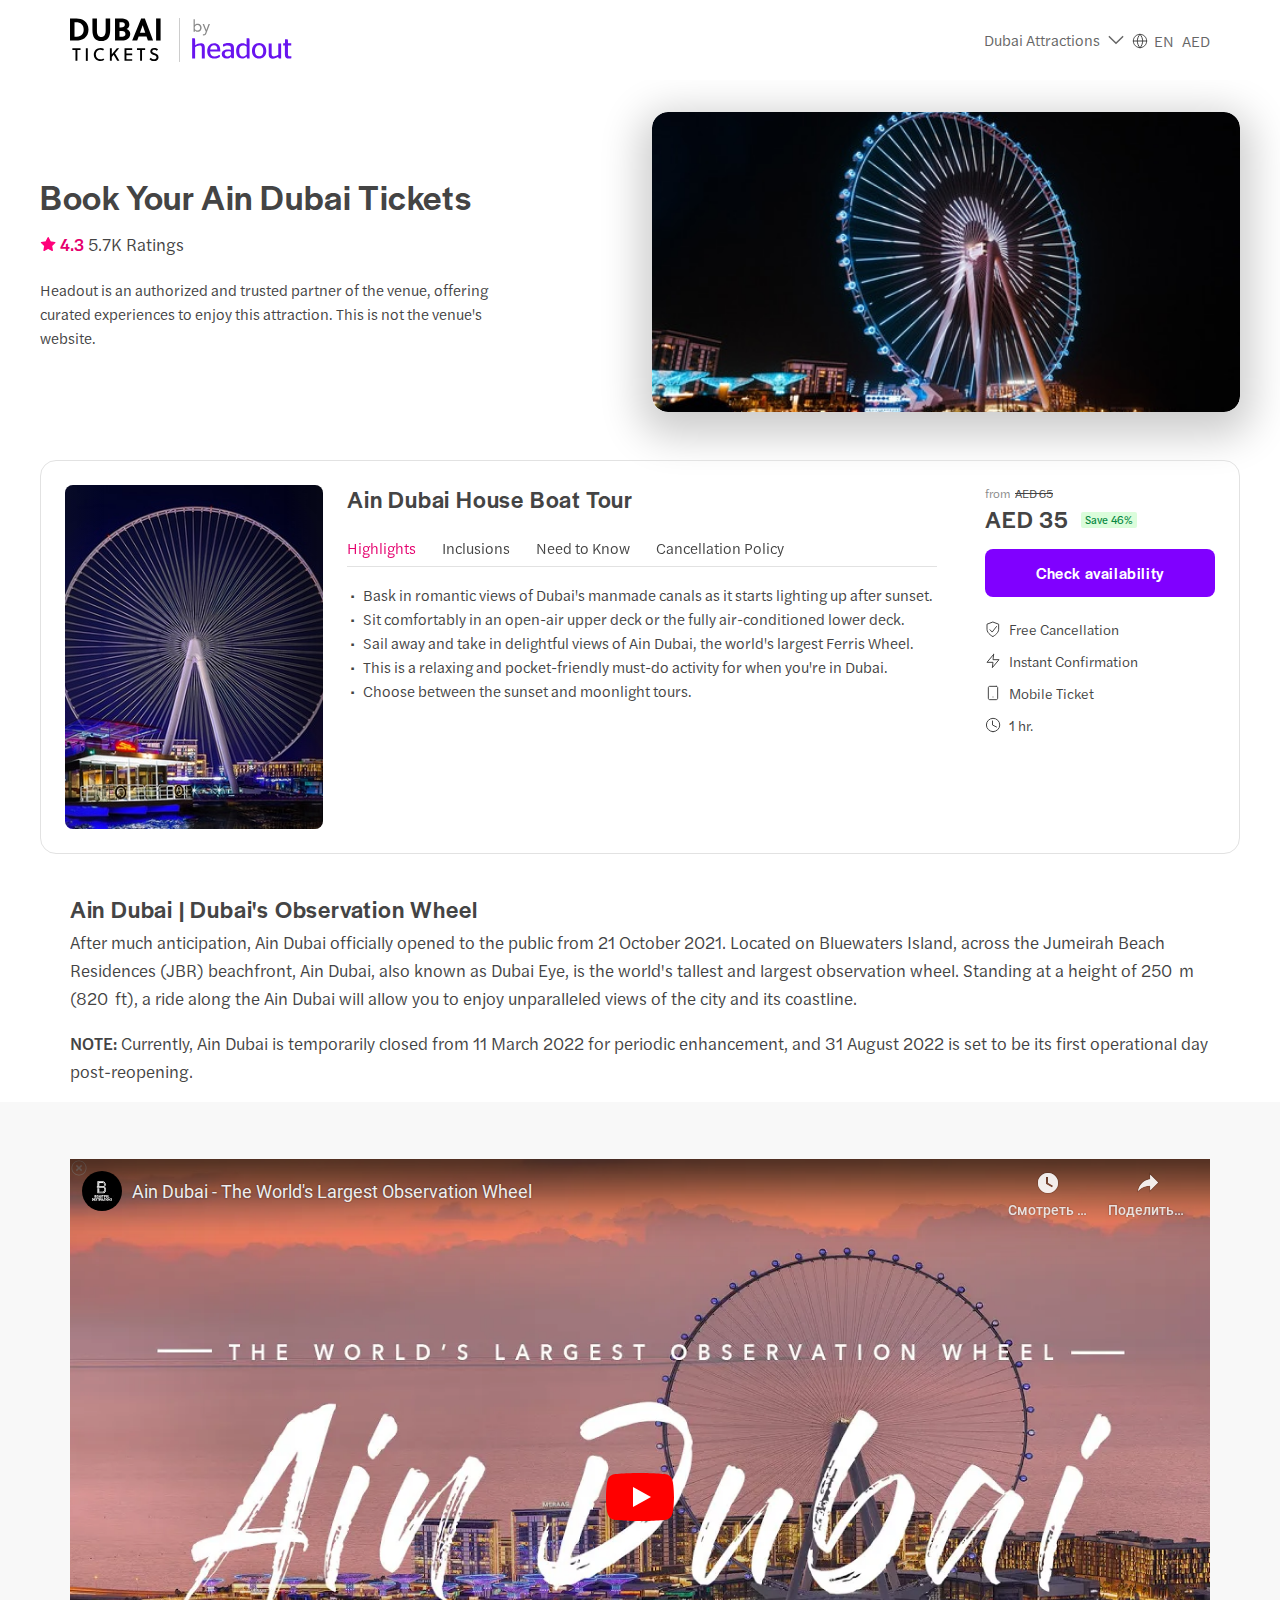
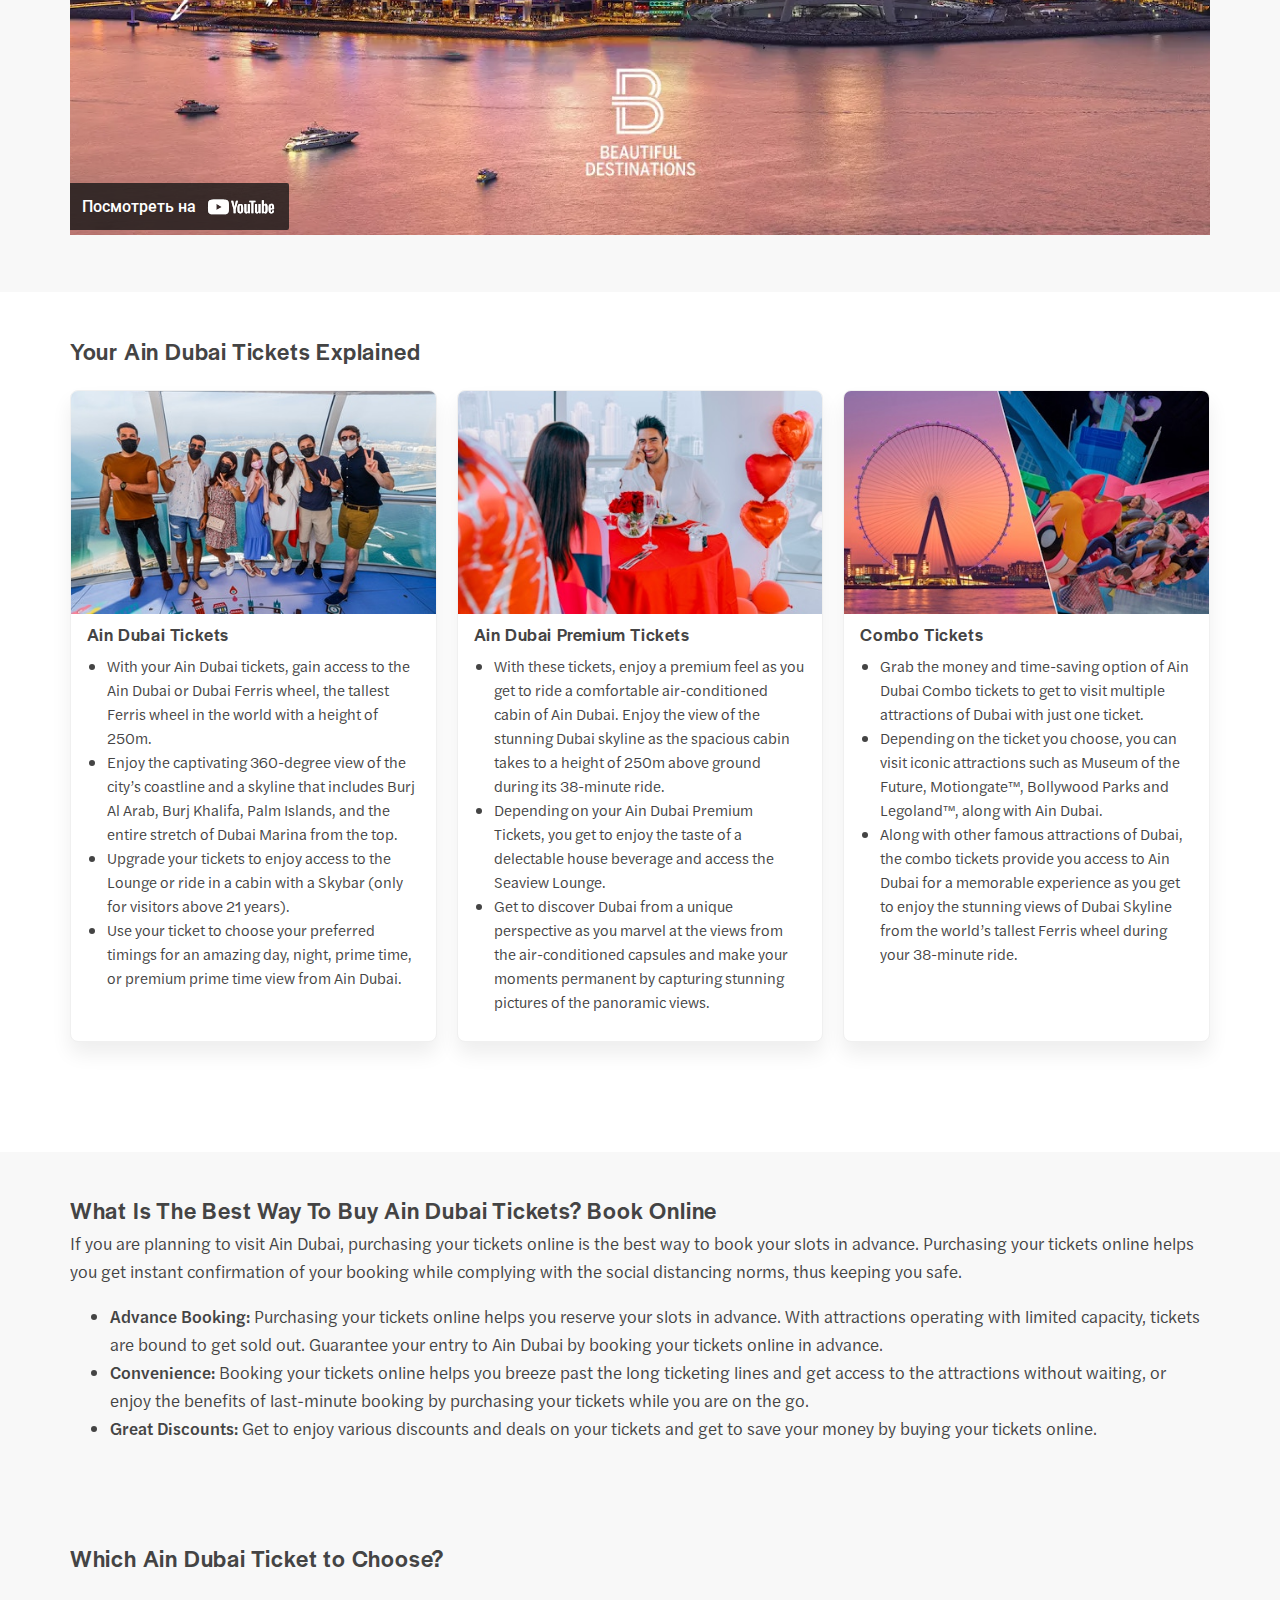
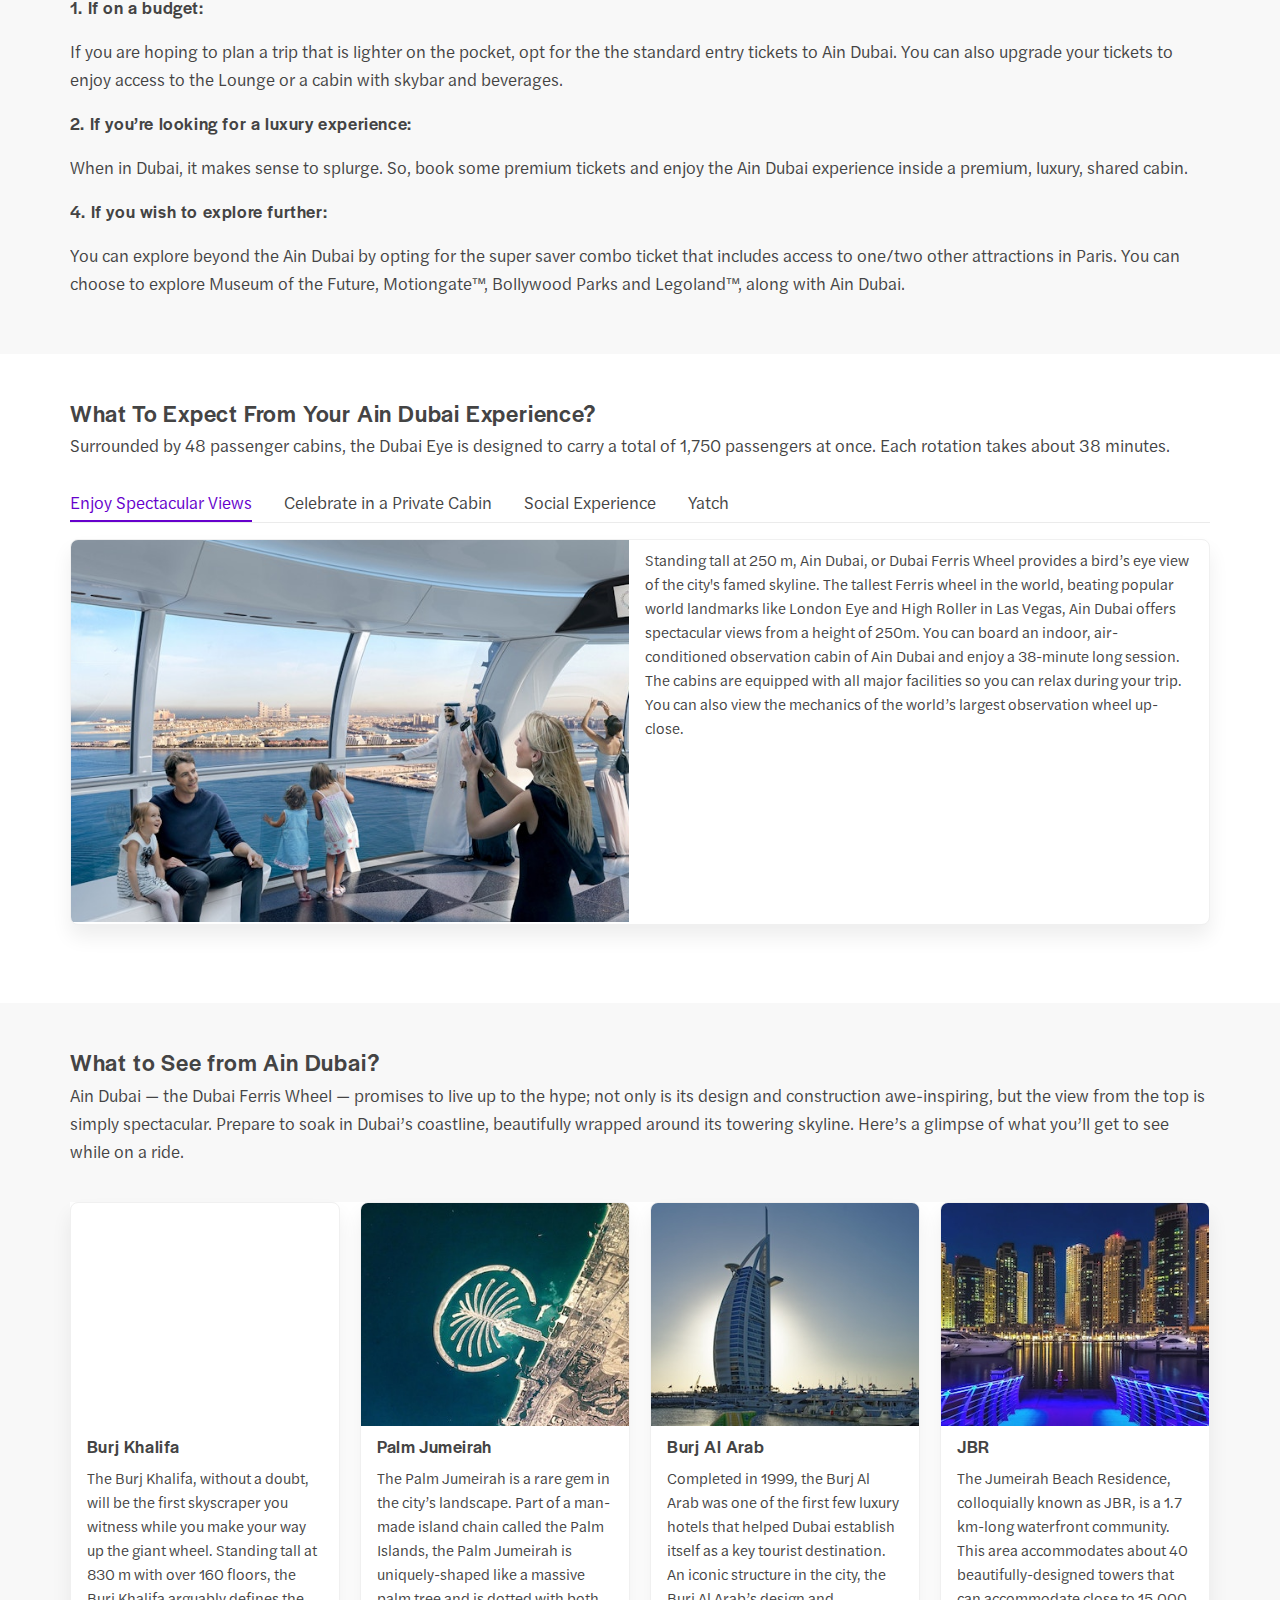
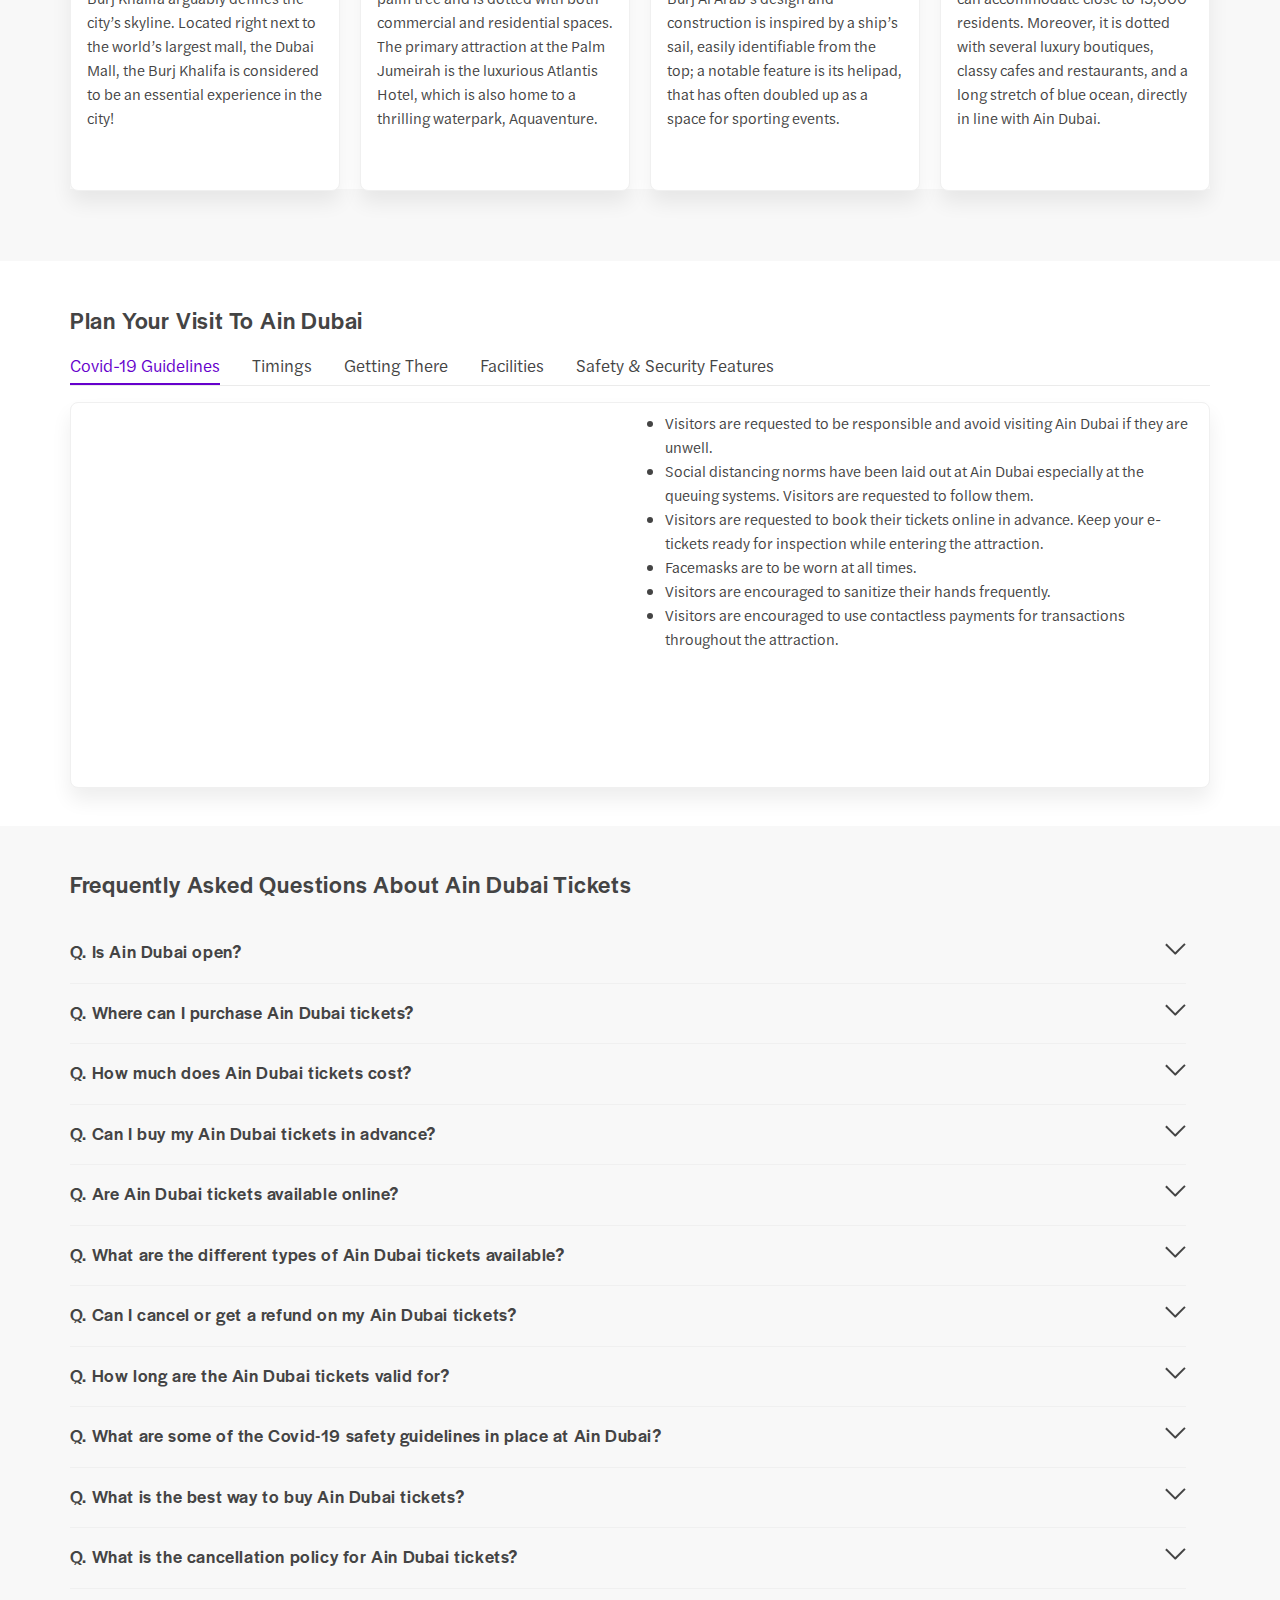
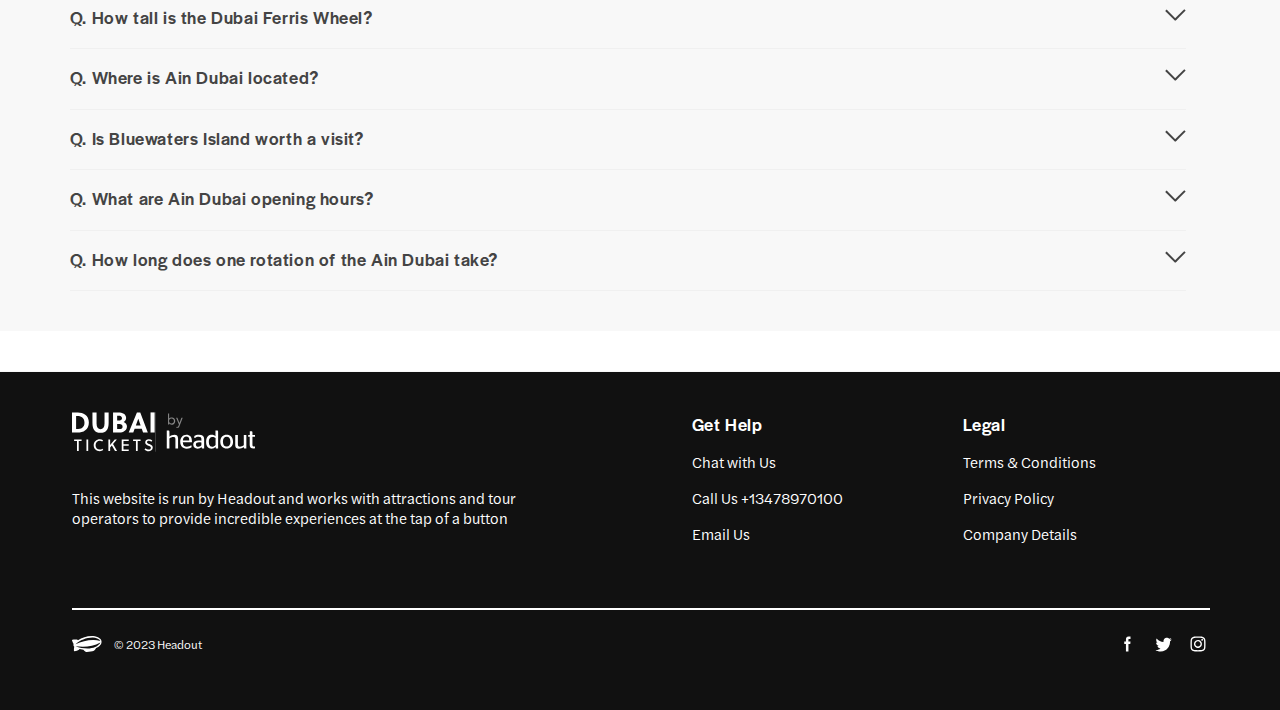
<file: index.html>
<!DOCTYPE html><html class=" FB_FW_ext BlitzScPluginAdapter" data-scrapbook-source="https://dubaitickets.foodskooter.com/ain-dubai.html" data-scrapbook-create="20230918054820613" data-scrapbook-title="Book Ain Dubai Tickets Online 2023 | Premium Experiences, Lounge Access"><!-- Mirrored from foodskooter.com/ain-dubai by HTTrack Website Copier/3.x [XR&CO'2014], Sun, 25 Jun 2023 10:52:26 GMT --><!-- Added by HTTrack --><head><meta http-equiv="content-type" content="text/html; charset=UTF-8"><!-- /Added by HTTrack -->

    <meta charset="UTF-8">
    <meta name="viewport" content="width=device-width">
    <title>Book Ain Dubai Tickets Online 2023 | Premium Experiences, Lounge Access</title>
    <meta name="robots" content="index,follow">
    <meta name="googlebot" content="index,follow">
    <meta name="description" content="Top-rated Eiffel Tower tickets &amp; tours • 2nd Floor and Summit access • Lift and stairs • Skip the lines • Guided tours • Save up to 10% • Cancel for free">
    <link rel="alternate" hreflang="x-default" href="https://dubaitickets.foodskooter.com/index.html">
    <link rel="alternate" hreflang="en" href="https://dubaitickets.foodskooter.com/index.html">
    <meta name="twitter:card" content="summary_large_image">
    <meta name="twitter:site" content="www.eiffeltickets.com">
    <meta property="og:title" content="Eiffel Tower Tickets | Summit Access &amp; Skip the Line Entry">
    <meta property="og:description" content="Top-rated Eiffel Tower tickets &amp; tours • 2nd Floor and Summit access • Lift and stairs • Skip the lines • Guided tours • Save up to 10% • Cancel for free">
    <meta property="og:image:alt" content="Eiffel Tower Tickets">
    <meta property="og:image:width" content="1350">
    <meta property="og:image:height" content="600">
    <meta property="og:locale" content="en-us">
    <link rel="canonical" href="https://dubaitickets.foodskooter.com/index.html">
    <meta content="YyLW51HVo7oMokWqQB9B_Er4PVJHog1kUh68wiegeYs" name="google-site-verification">
    <meta content="vrvsgm9rczh57d7fnspfeve29fa6ae" name="facebook-domain-verification">
    <link rel="icon" href="Dubai-tickets-favicon.svg">
    <link rel="stylesheet" href="stylee.css">
    <script defer src="./script.js"></script>
    
    
    
    
    
    <link rel="stylesheet" href="main.css">
    <link rel="stylesheet" href="offers.css">
    
</head>

<body>
    <div id="__next" data-reactroot="">
        <div id="body-wrap">
            <div>
                <div class="microsite-container">
                    <header class="Header__StyledHeader-sc-1fj3eql-0 iIHGHT">
                        <div class="Header__StyledHeaderContainer-sc-1fj3eql-1 dDdpoL">
                            <a href="https://dubaitickets.foodskooter.com/index.html">
                                <div class="Header__StyledLogo-sc-1fj3eql-2 gvbDpp">
                                    <div class="Image__Wrapper-u557t3-0 cQUPVr image-wrap center"><span style="box-sizing:border-box;display:block;overflow:hidden;width:initial;height:initial;background:none;opacity:1;border:0;margin:0;padding:0;position:absolute;top:0;left:0;bottom:0;right:0">
                                            <img src="Dubai-tickets-black.svg" decoding="async" data-nimg="fill" class="" style="position:absolute;top:0;left:0;bottom:0;right:0;box-sizing:border-box;padding:0;border:none;margin:auto;display:block;width:0;height:0;min-width:100%;max-width:100%;min-height:100%;max-height:100%;background-size:cover;background-position:0% 0%;"></span></div>
                                    <svg xmlns="http://www.w3.org/2000/svg" viewBox="0 0 102.15 40">
                                        <defs>
                                            <style>
                                                .cls-1 {
                                                    fill: #6914ef
                                                }
                                            </style>
                                        </defs>
                                        <g>
                                            <path d="M.25 0v40" style="fill:none;stroke:#888;stroke-width:.5px"></path>
                                            <path class="cls-1" d="M14.75 24.8c1.3-1.1 3.2-1.9 5.2-1.9s3.5.8 3.5 3.8v10.1h-2.7v-9.5c0-1.7-.7-2.2-2.1-2.2-1.5 0-2.9.7-4 1.4v10.3h-2.7V18.5h1.5c1 0 1.2.2 1.2 1.8l.1 4.5ZM28.25 30.4c.1 3.2 1.6 4.5 4.2 4.5 1.8 0 3-.6 3.8-1.2h.9v1.8c-1 .7-2.5 1.4-5 1.4-4.2 0-6.5-2.7-6.5-6.9s2.7-7.1 6.2-7.1 5.7 2.1 5.7 6.6v.9h-9.3Zm.1-1.7h6.5c0-3-1.2-4-3.1-4-1.8 0-3.1 1.1-3.4 4ZM47.25 35.2c-1 1.1-2.2 1.7-4.1 1.7-2.5 0-4.3-1.4-4.3-4.1s2.2-4.2 5.3-4.2c1.2 0 2 .1 3 .4v-1.8c0-1.6-.9-2.3-2.7-2.3-1.6 0-2.9.5-3.7 1.1h-.8v-2c1.2-.6 2.7-1.2 4.9-1.2 3.2 0 5.1 1.2 5.1 4.2v9.7h-1c-1.2 0-1.5-.3-1.7-1.5Zm-.1-1.7v-2.9c-.7-.1-1.6-.3-2.5-.3-1.8 0-3.1.7-3.1 2.3 0 1.7 1.1 2.4 2.5 2.4 1.4.1 2.3-.6 3.1-1.5ZM61.55 34.9c-.9 1.1-2.4 2-4.3 2-2.8 0-5.3-2-5.3-6.8 0-5.4 2.9-7.2 5.6-7.2 1.9 0 3 .6 3.9 1.4v-5.8h1.5c1 0 1.2.3 1.2 1.8v16.5h-1.8c-.5-.1-.7-.4-.8-1.9Zm0-1.8v-6.9c-.8-.7-1.7-1.2-3.1-1.2-1.8 0-3.7 1-3.7 5 0 3.7 1.4 5 3.2 5 1.5-.1 2.6-.8 3.6-1.9ZM66.35 29.9c0-4.4 2.8-7.1 6.5-7.1s6.5 2.7 6.5 7.1-2.8 6.9-6.5 6.9-6.5-2.5-6.5-6.9Zm10.3 0c0-3.3-1.5-5.1-3.8-5.1s-3.8 1.8-3.8 5.1 1.5 4.9 3.8 4.9c2.4.1 3.8-1.6 3.8-4.9ZM90.25 33.5V23.1h2.6v13.7h-1.7c-.6 0-.9-.2-1-1.5-1.3 1-3.1 1.7-4.9 1.7-2.1 0-3.7-.9-3.7-3.6V23.1h2.7v9.6c0 1.8.9 2.2 2.1 2.2 1.4-.1 2.8-.7 3.9-1.4ZM94.75 23h1.6v-3.7h1.6c.8 0 1.1.3 1.1 1.5V23h3v1.9h-3v8c0 1.5.6 1.9 1.9 1.9h1.2v1.7c-.5.1-1.2.3-2.2.3-2.3 0-3.7-1-3.7-3.5v-8.4h-1.6l.1-1.9Z"></path>
                                            <path d="M13.15 1.1h1.2v5.3c.3-.4.7-.7 1.1-.9.4-.2.9-.3 1.4-.3s1 .1 1.5.3c.5.2.8.4 1.2.8.3.3.6.7.7 1.2.2.4.3.9.3 1.4s-.1 1-.3 1.4-.4.8-.7 1.2c-.3.3-.7.6-1.1.8-.4.2-.9.3-1.4.3-.6 0-1.2-.1-1.6-.4-.5-.3-.8-.6-1-1v1.2h-1.2V1.1h-.1Zm1.1 7.8c0 .4.1.7.2 1 .1.3.3.6.5.8s.5.4.8.5.6.2 1 .2.7-.1 1-.2c.3-.1.6-.3.8-.5s.4-.5.5-.8.2-.7.2-1-.1-.7-.2-1c-.1-.3-.3-.6-.5-.8-.2-.2-.5-.4-.8-.5s-.6-.2-1-.2-.7.1-1 .2-.5.3-.8.5c-.2.2-.4.5-.5.8-.1.3-.2.6-.2 1Zm10.7 5c-.1.3-.2.6-.4.8-.1.2-.3.5-.4.6-.2.2-.4.3-.6.4-.2.1-.5.1-.9.1h-.5c-.2 0-.3-.1-.5-.1l.1-1c.1 0 .2.1.4.1h.4c.4 0 .6-.1.8-.3s.3-.5.5-.8l.5-1.3-2.9-7h1.3l2.1 5.4 2-5.4h1.3l-3.2 8.5Z" style="fill:#888"></path>
                                        </g>
                                    </svg>
                                </div>
                            </a>
                            <div class="Header__StyledHeaderElements-sc-1fj3eql-3 dmIvLn"><span>
                                    <nav class="MultiLevelNav__Nav-njk36u-2 gckdUO" id="navigation-menu-mobile">
                                        <li class="MultiLevelNav__StyledMenuItem-njk36u-0 eLyLoZ nest-close" id="menu-item-2">
                                            <div class="link-element">
                                                <div class="withIcon menu-item-text" role="button" tabindex="0"><span class="label">Dubai Attractions</span><span class="nest-icon"><svg width="16" height="16" viewBox="0 0 16 16" fill="none" xmlns="http://www.w3.org/2000/svg">
                                                            <path d="M1.33329 4.66675L7.99996 11.3334L14.6666 4.66675" stroke="#444444" stroke-linecap="round" stroke-linejoin="round"></path>
                                                        </svg></span></div>
                                                <ul class="MultiLevelNav__NestedMenu-njk36u-1 bSZNMb nested-menu ">
                                                    <li class="MultiLevelNav__StyledMenuItem-njk36u-0 eLyLoZ undefined" id="menu-item-0">
                                                        <div class="link-element"><a href="https://dubaitickets.foodskooter.com/museum-of-the-future.html" target="_blank">
                                                                <div class="menu-item-text" role="button" tabindex="0"><span class="label">Museum of the Future</span></div>
                                                            </a></div>
                                                    </li>
                                                    <li class="MultiLevelNav__StyledMenuItem-njk36u-0 eLyLoZ undefined" id="menu-item-1">
                                                        <div class="link-element"><a href="" target="_blank">
                                                                <div class="menu-item-text" role="button" tabindex="0"><span class="label">Ain Dubai</span></div>
                                                            </a></div>
                                                    </li>
                                                    <li class="MultiLevelNav__StyledMenuItem-njk36u-0 eLyLoZ undefined" id="menu-item-2">
                                                        <div class="link-element"><a href="https://dubaitickets.foodskooter.com/palmtowertickets.html" target="_blank">
                                                                <div class="menu-item-text" role="button" tabindex="0"><span class="label">The View At The Palm</span></div>
                                                            </a></div>
                                                    </li>
                                                    <li class="MultiLevelNav__StyledMenuItem-njk36u-0 eLyLoZ undefined" id="menu-item-3">
                                                        <div class="link-element"><a href="https://dubaitickets.foodskooter.com/topgolf.html" target="_blank">
                                                                <div class="menu-item-text" role="button" tabindex="0"><span class="label">Topgolf</span></div>
                                                            </a></div>
                                                    </li>
                                                    <li class="MultiLevelNav__StyledMenuItem-njk36u-0 eLyLoZ undefined" id="menu-item-4">
                                                        <div class="link-element"><a href="https://dubaitickets.foodskooter.com/infinity-des-lumieres-dubai-mall.html" target="_blank">
                                                                <div class="menu-item-text" role="button" tabindex="0"><span class="label">Infinity des Lumieres</span></div>
                                                            </a></div>
                                                    </li>
                                                    <li class="MultiLevelNav__StyledMenuItem-njk36u-0 eLyLoZ undefined" id="menu-item-5">
                                                        <div class="link-element"><a href="https://dubaitickets.foodskooter.com/the-arch-dubai.html" target="_blank">
                                                                <div class="menu-item-text" role="button" tabindex="0"><span class="label">The Arch Dubai</span></div>
                                                            </a></div>
                                                    </li>
                                                    <li class="MultiLevelNav__StyledMenuItem-njk36u-0 eLyLoZ undefined" id="menu-item-6">
                                                        <div class="link-element"><a href="https://dubaitickets.foodskooter.com/xline-dubai-marina.html" target="_blank">
                                                                <div class="menu-item-text" role="button" tabindex="0"><span class="label">XLine Dubai Marina</span></div>
                                                            </a></div>
                                                    </li>
                                                    <li class="MultiLevelNav__StyledMenuItem-njk36u-0 eLyLoZ undefined" id="menu-item-7">
                                                        <div class="link-element"><a href="https://dubaitickets.foodskooter.com/visitdubaiframe.html" target="_blank">
                                                                <div class="menu-item-text" role="button" tabindex="0"><span class="label">Dubai Frame</span></div>
                                                            </a></div>
                                                    </li>
                                                    <li class="MultiLevelNav__StyledMenuItem-njk36u-0 eLyLoZ undefined" id="menu-item-8">
                                                        <div class="link-element"><a href="https://dubaitickets.foodskooter.com/miraclegardentickets.html" target="_blank">
                                                                <div class="menu-item-text" role="button" tabindex="0"><span class="label">Miracle Garden</span></div>
                                                            </a></div>
                                                    </li>
                                                    <li class="MultiLevelNav__StyledMenuItem-njk36u-0 eLyLoZ undefined" id="menu-item-9">
                                                        <div class="link-element"><a href="https://dubaitickets.foodskooter.com/trick-art-museum-dubai.html" target="_blank">
                                                                <div class="menu-item-text" role="button" tabindex="0"><span class="label">Trick Art Museum</span></div>
                                                            </a></div>
                                                    </li>
                                                </ul>
                                            </div>
                                        </li>
                                    </nav>
                                </span>
                                <div class="DropdownSelector__StyledSelector-l6k1hk-0 euiyUg"><span class="DropdownSelector__StyledActiveValue-l6k1hk-1 cLSjQW"><svg width="16" height="16" viewBox="0 0 16 16" fill="none" xmlns="http://www.w3.org/2000/svg">
                                            <path d="M7.99992 14.6666C11.6818 14.6666 14.6666 11.6818 14.6666 7.99992C14.6666 4.31802 11.6818 1.33325 7.99992 1.33325C4.31802 1.33325 1.33325 4.31802 1.33325 7.99992C1.33325 11.6818 4.31802 14.6666 7.99992 14.6666Z" stroke="#444444" stroke-linecap="round" stroke-linejoin="round"></path>
                                            <path d="M1.33325 8H14.6666" stroke="#444444" stroke-linecap="round" stroke-linejoin="round"></path>
                                            <path d="M7.99992 1.33325C9.66744 3.15882 10.6151 5.52794 10.6666 7.99992C10.6151 10.4719 9.66744 12.841 7.99992 14.6666C6.3324 12.841 5.38475 10.4719 5.33325 7.99992C5.38475 5.52794 6.3324 3.15882 7.99992 1.33325V1.33325Z" stroke="#444444" stroke-linecap="round" stroke-linejoin="round"></path>
                                        </svg>EN</span>

                                </div>
                                <div class="DropdownSelector__StyledSelector-l6k1hk-0 euiyUg"><span class="DropdownSelector__StyledActiveValue-l6k1hk-1 cLSjQW">AED</span></div>
                            </div>
                        </div>
                    </header>
<div class="styles__BannerSection-sc-1uld9s0-0 fzZqmp">
    <div class="styles__Container-sc-1uld9s0-1 jYZgqP">
        <div class="styles__ContentContainer-sc-1uld9s0-2 Uentj">
            <h1 class="styles__Heading-sc-1uld9s0-4 kXyiSZ">Book Your Ain Dubai Tickets</h1>
            <div class="styles__RatingsWrapper-sc-1uld9s0-6 ihRnLk">
                <svg width="12" height="12" viewBox="0 0 12 12" fill="none" xmlns="http://www.w3.org/2000/svg">
                    <path d="M6.125 1.2749L7.67 4.4049L11.125 4.9099L8.625 7.3449L9.215 10.7849L6.125 9.1599L3.035 10.7849L3.625 7.3449L1.125 4.9099L4.58 4.4049L6.125 1.2749Z" fill="#ff007a" stroke="#ff007a" stroke-linecap="round" stroke-linejoin="round">
                    </path>
                </svg>
                <span class="styles__AverageRatingWrapper-sc-1uld9s0-7 cvqsIA">4.3</span>
                <span class="styles__RatingCountWrapper-sc-1uld9s0-8 jDuSRN">5.7K Ratings</span>
            </div>
            <p class="styles__DisclaimerText-sc-1uld9s0-5 dHWkUR">Headout is an authorized and trusted partner of the venue, offering curated experiences to enjoy this attraction. This is not the venue's website.</p>
        </div>
        <div class="styles__MediaContainer-sc-1uld9s0-3 iquwNq">
            <div class="Image__Wrapper-u557t3-0 cQUPVr image-wrap "><img alt="ain dubai tickets" fetchpriority="auto" src="abf6f4cb1fafc48f2bc467ab315aac0e-AIN%20dubai558b.jpg" decoding="async" data-nimg="future-fill" class="banner-image" style="position:absolute;height:100%;width:100%;left:0;top:0;right:0;bottom:0;color:transparent"></div>
        </div>
    </div>
</div>

<div id="products-container" class="PopulateProducts__StyledProductsWrapper-sc-1o8a6e3-0 bFcjxs">
    <div class="PopulateProducts__ProductContainer-sc-1o8a6e3-1 dPTgLO">
        <div data-tgid="16500" class="PopulateProducts__ProductWrapper-sc-1o8a6e3-3 ccwYpU">
            <div class="Product__Container-sc-1dr1p6h-0 bKlzGx">
                <div class="Product__StyledProductCard-sc-1dr1p6h-1 klUFAz">
                    <div class="card-img">
                        <div class="styles__CarouselContainer-ehkrzd-0 huAfLb">
                            <div class="swiper swiper-initialized swiper-horizontal swiper-pointer-events">
                                <div class="swiper-wrapper">
                                    <div class="swiper-slide swiper-slide-duplicate swiper-slide-duplicate-active" data-swiper-slide-index="0">
                                        <div class="Image__Wrapper-u557t3-0 cQUPVr image-wrap ">
                                            <img alt="ain dubai house boat tour-1" fetchpriority="auto" src="44abf91e80e06b681a2bb9a2a0af0947-20552-dubai-ain-dubai-house-boat-tour-015df2.jpg" decoding="async" data-nimg="future-fill" class="swiper-lazy card-img swiper-lazy-loaded" loading="lazy">
                                        </div>
                                    </div>
                                </div>
                            </div>
                            <div class="styles__PrevButtonContainer-ehkrzd-1 kKDpHU">
                                <button class="navigation-button">
                                    <svg width="20" height="20" viewBox="0 0 20 20" fill="none" xmlns="http://www.w3.org/2000/svg">
                                        <path d="M14.1667 1.66671L5.83332 10L14.1667 18.3334" stroke="#444444" stroke-linecap="round" stroke-linejoin="round">
                                        </path>
                                    </svg>
                                </button>
                            </div>
                            <div class="styles__NextButtonContainer-ehkrzd-2 dpwWsL">
                                <button class="navigation-button">
                                    <svg width="20" height="20" viewBox="0 0 20 20" fill="none" xmlns="http://www.w3.org/2000/svg">
                                        <path d="M14.1667 1.66671L5.83332 10L14.1667 18.3334" stroke="#444444" stroke-linecap="round" stroke-linejoin="round">
                                        </path>
                                    </svg>
                                </button>
                            </div>
                        </div>
                    </div>




                    <div class="Product__ProductHeader-sc-1dr1p6h-2 bZGjQA">
                        <div class="Product__TitleWrapper-sc-1dr1p6h-4 hDNDgv">
                            <h2 class="Product__TourTitle-sc-1dr1p6h-3 gCSJjA">Ain Dubai House Boat Tour</h2>
                        </div>
                        <div class="Product__CTAContainer-sc-1dr1p6h-7 hBnRUe">
                            <div class="Product__PriceContainer-sc-1dr1p6h-8 iyJiva">
                                <div class="PriceBlock__StyledPriceBlock-sc-1ggj5hi-0 dSbNzV styled-price-block"><span class="tour-scratch-price">from <span class=""><span class="strike-through">AED 65</span></span></span>
                                    <div class="tour-price-container"><span class="tour-price"><span class="strike-through">AED 35</span></span></div>
                                    <div class="PriceBlock__SavedTag-sc-1ggj5hi-1 eTaGMg savedtag-block">Save 46%</div>
                                </div>
                            </div>
                            <div class="Product__CTABlock-sc-1dr1p6h-9 hHOxQm">
                                <a target="_blank" href="https://dubaitickets.foodskooter.com/book/16500/select/" rel="nofollow noreferrer">
                                    <button class="Button-sc-9jb6nb-0 gAZNhD tour-book-now-cta" role="button" tabindex="0">Check availability</button>
                                </a>
                            </div>
                            <div class="Product__TourTags-sc-1dr1p6h-6 jvhxic">
                                <div class="tour-tag"><svg xmlns="http://www.w3.org/2000/svg" width="16" height="16" fill="none" viewBox="0 0 16 16">
                                        <g stroke="#444" stroke-linecap="round" stroke-linejoin="round" clip-path="url(#clip0_524_2039)">
                                            <path d="M7.835 15.588s5.835-2.918 5.835-7.294V3.188L7.835 1 2 3.188v5.106c0 4.376 5.835 7.293 5.835 7.293z"></path>
                                            <path d="M11.5 5.5l-4.313 5.556L5 8.758"></path>
                                        </g>
                                        <defs>
                                            <clipPath id="clip0_524_2039">
                                                <path fill="#fff" d="M0 0H16V16H0z"></path>
                                            </clipPath>
                                        </defs>
                                    </svg>Free Cancellation</div>
                                <div class="tour-tag"><svg xmlns="http://www.w3.org/2000/svg" width="16" height="16" fill="none" viewBox="0 0 16 16">
                                        <path stroke="#444" stroke-linecap="round" stroke-linejoin="round" d="M8.667 1.333L2 9.334h6l-.667 5.334 6.667-8H8l.667-5.333z"></path>
                                    </svg>Instant Confirmation</div>
                                <div class="tour-tag"><svg xmlns="http://www.w3.org/2000/svg" width="16" height="16" fill="none" viewBox="0 0 16 16">
                                        <path stroke="#444" stroke-linecap="round" stroke-linejoin="round" d="M11.334 1.333H4.667c-.737 0-1.333.597-1.333 1.334v10.666c0 .737.596 1.334 1.333 1.334h6.667c.736 0 1.333-.597 1.333-1.333V2.667c0-.737-.597-1.333-1.333-1.333zM8 12h.007"></path>
                                    </svg>Mobile Ticket</div>
                                <div class="tour-tag"><svg xmlns="http://www.w3.org/2000/svg" width="16" height="16" fill="none" viewBox="0 0 16 16">
                                        <path stroke="#444" stroke-linecap="round" stroke-linejoin="round" d="M8 14.667A6.667 6.667 0 108 1.334a6.667 6.667 0 000 13.333z"></path>
                                        <path stroke="#444" stroke-linecap="round" stroke-linejoin="round" d="M7.5 4v4l4 2"></path>
                                    </svg>1 hr.</div>
                            </div>
                        </div>
                    </div>
                    <div class="Product__ProductBody-sc-1dr1p6h-10 dTYPSr">
                        <div class="tour-description" id="tour-description-1">


                            <div class="Product__HighlightTabsWrapper-sc-1dr1p6h-14 fJrwmi">
                                <div class="Product__TabsWrapper-sc-1dr1p6h-15 dtjfcY">
                                    <div class="swiper swiper-initialized swiper-horizontal swiper-pointer-events">
                                        <div class="swiper-wrapper" style="transition-duration: 0ms; transform: translate3d(0px, 0px, 0px);">
                                            <div class="swiper-slide swiper-slide-active" style="margin-right: 24px;">
                                                <div class="Product__Tab-sc-1dr1p6h-18 lfkvZn">Highlights</div>
                                            </div>
                                            <div class="swiper-slide swiper-slide-next" style="margin-right: 24px;">
                                                <div class="Product__Tab-sc-1dr1p6h-18 dpjvcE">Inclusions</div>
                                            </div>
                                            <div class="swiper-slide" style="margin-right: 24px;">
                                                <div class="Product__Tab-sc-1dr1p6h-18 dpjvcE">Need to Know</div>
                                            </div>
                                            <div class="swiper-slide" style="margin-right: 24px;">
                                                <div class="Product__Tab-sc-1dr1p6h-18 dpjvcE">Cancellation Policy</div>
                                            </div>
                                        </div>
                                    </div>
                                    <div class="Product__SwiperControls-sc-1dr1p6h-16 bffpOJ"></div>
                                </div>
                                <div class="Product__TabPanelWrapper-sc-1dr1p6h-17 bbIech">
                                    <div class="Product__TabPanel-sc-1dr1p6h-19 ciINtn">
                                        <ul>
                                            <li>Bask in romantic views of Dubai's manmade canals as it starts lighting up after sunset.</li>
                                            <li>Sit comfortably in an open-air upper deck or the fully air-conditioned lower deck.</li>
                                            <li>Sail away and take in delightful views of Ain Dubai, the world's largest Ferris Wheel.</li>
                                            <li>This is a relaxing and pocket-friendly must-do activity for when you're in Dubai.</li>
                                            <li>Choose between the sunset and moonlight tours.</li>
                                        </ul>
                                    </div>
                                    <div class="Product__TabPanel-sc-1dr1p6h-19 dgITSA">
                                        <p><strong>Inclusions</strong></p>
                                        <ul>
                                            <li>Chilled bottled water</li>
                                            <li>Red carpet departure</li>
                                            <li>Fully air-conditioned lower deck</li>
                                            <li>Experienced captain and crew</li>
                                        </ul>
                                        <p><strong>Exclusions</strong></p>
                                        <ul>
                                            <li>Food</li>
                                        </ul>
                                    </div>
                                    <div class="Product__TabPanel-sc-1dr1p6h-19 dgITSA">
                                        <ul>
                                            <li>Tip: To secure a spot on the upper deck, make sure to arrive early.</li>
                                            <li>Please note that this boat <strong>does not</strong> depart from Ain Dubai. The boarding point is at Xclusive Yachts.</li>
                                            <li>There will be no allocated seating spaces for guests. You will be free to move around the boat (both upper and lower decks) and click pictures.</li>
                                            <li>Swimming is strictly prohibited.</li>
                                            <li>Kids aged 2 and under are permitted but must be accompanied by an adult at all times.</li>
                                        </ul>
                                    </div>
                                    <div class="Product__TabPanel-sc-1dr1p6h-19 dgITSA">
                                        <ul>
                                            <li>You can cancel these tickets up to 24 hours before the experience begins and get a full refund.</li>
                                        </ul>
                                    </div>
                                </div>
                            </div>


                        </div>
                    </div>
                </div>
            </div>
        </div>
    </div>
</div>

<div class="LongForm__StyledLongForm-lo1zm2-0 hohjjI">
    <div class="slice-wrapper slice-block rich_text">
        <div class="RichTextWithCTA__Wrapper-qm1ptz-0 frGuZu">
            <div class="rich-text">
                <h2>Ain Dubai | Dubai's Observation Wheel </h2>
                <p>After much anticipation, Ain Dubai officially opened to the public from 21 October 2021. Located on Bluewaters Island, across the Jumeirah Beach Residences (JBR) beachfront, Ain Dubai, also known as Dubai Eye, is the world's tallest and largest observation wheel. Standing at a height of 250&nbsp;m (820&nbsp;ft), a ride along the Ain Dubai will allow you to enjoy unparalleled views of the city and its coastline.</p>
                <p><strong>NOTE: </strong>Currently, Ain Dubai is temporarily closed from 11 March 2022 for periodic enhancement, and 31 August 2022 is set to be its first operational day post-reopening.</p>
            </div>
        </div>
    </div>
    <div class=" slice-block background">
        <div class="Background__StyledBackground-sc-15t1g7s-0 fGJClS">
            <div class="slice-wrapper slice-block rich_text">
                <div class="RichTextWithCTA__Wrapper-qm1ptz-0 frGuZu">
                    <div class="rich-text">
                        <p><span><span>
                                    </span></span></p><div class="IFrame__IFrameContainer-sc-16hllkm-0 fljFJC"><iframe src="index_1.html" allow="" loading="lazy" class="IFrame__StyledIFrame-sc-16hllkm-1 kNMBRH"></iframe></div>
                                <p></p>
                    </div>
                </div>
            </div>
        </div>
    </div>
    <div class="slice-wrapper slice-block card_section py-5">
        <div class="TitleTextCombo-sc-1081uy7-0 cjEaFz">
            <h2>Your Ain Dubai Tickets Explained</h2>
        </div>
        <div class="CardSection__CardGrid-sc-1g0wit3-0 cUVFDH">
            <div class="Card__StyledCard-obhc64-0 fUuWZo">
                <div class="Image__Wrapper-u557t3-0 cQUPVr image-wrap "><img alt="Ain Dubai Tickets" fetchpriority="auto" src="d5bc29f2-53a4-4ffb-a3e0-847ad667635e--VDX0158f2be.jpg" decoding="async" data-nimg="future-fill" class="" loading="lazy" style="position:absolute;height:100%;width:100%;left:0;top:0;right:0;bottom:0;color:transparent"></div>
                <div class="card-content-section">
                    <h3 class="Card__Title-obhc64-1 Ctwla">Ain Dubai Tickets</h3>
                    <ul>
                        <li>With your Ain Dubai tickets, gain access to the Ain Dubai or Dubai Ferris wheel, the tallest Ferris wheel in the world with a height of 250m.&nbsp;</li>
                        <li>Enjoy the captivating 360-degree view of the city’s coastline and a skyline that includes Burj Al Arab, Burj Khalifa, Palm Islands, and the entire stretch of Dubai Marina from the top.</li>
                        <li>Upgrade your tickets to enjoy access to the Lounge or ride in a cabin with a Skybar (only for visitors above 21 years).</li>
                        <li>Use your ticket to choose your preferred timings for an amazing day, night, prime time, or premium prime time view from Ain Dubai.</li>
                    </ul>
                </div>
            </div>
            <div class="Card__StyledCard-obhc64-0 fUuWZo">
                <div class="Image__Wrapper-u557t3-0 cQUPVr image-wrap "><img alt="Ain Dubai Premium Tickets" fetchpriority="auto" src="d2cfeec5-8fc3-4a89-90a1-8a5c0463042b-BDR51676f2be.jpg" decoding="async" data-nimg="future-fill" class="" loading="lazy" style="position:absolute;height:100%;width:100%;left:0;top:0;right:0;bottom:0;color:transparent"></div>
                <div class="card-content-section">
                    <h3 class="Card__Title-obhc64-1 Ctwla">Ain Dubai Premium Tickets</h3>
                    <ul>
                        <li>With these tickets, enjoy a premium feel as you get to ride a comfortable air-conditioned cabin of Ain Dubai. Enjoy the view of the stunning Dubai skyline as the spacious cabin takes to a height of 250m above ground during its 38-minute ride.</li>
                        <li>Depending on your Ain Dubai Premium Tickets, you get to enjoy the taste of a delectable house beverage and access the Seaview Lounge.</li>
                        <li>Get to discover Dubai from a unique perspective as you marvel at the views from the air-conditioned capsules and make your moments permanent by capturing stunning pictures of the panoramic views.</li>
                    </ul>
                </div>
            </div>
            <div class="Card__StyledCard-obhc64-0 fUuWZo">
                <div class="Image__Wrapper-u557t3-0 cQUPVr image-wrap "><img alt="Ain Dubai Tickets" fetchpriority="auto" src="b2923620-58f8-4651-9c31-7367e4cc19ff-16093-dubai-combo-ain-dubai---img-worlds-01f2be.jpg" decoding="async" data-nimg="future-fill" class="" loading="lazy" style="position:absolute;height:100%;width:100%;left:0;top:0;right:0;bottom:0;color:transparent"></div>
                <div class="card-content-section">
                    <h3 class="Card__Title-obhc64-1 Ctwla">Combo Tickets</h3>
                    <ul>
                        <li>Grab the money and time-saving option of Ain Dubai Combo tickets to get to visit multiple attractions of Dubai with just one ticket.</li>
                        <li>Depending on the ticket you choose, you can visit iconic attractions such as Museum of the Future, Motiongate™, Bollywood Parks and Legoland™, along with Ain Dubai.</li>
                        <li>Along with other famous attractions of Dubai, the combo tickets provide you access to Ain Dubai for a memorable experience as you get to enjoy the stunning views of Dubai Skyline from the world’s tallest Ferris wheel during your 38-minute ride.&nbsp;</li>
                    </ul>
                </div>
            </div>
        </div>
        <div class="CardSection__ExitDescription-sc-1g0wit3-4 HTzrf"></div>
    </div>

    <div class=" slice-block background mt-5">
        <div class="Background__StyledBackground-sc-15t1g7s-0 fGJClS">
            <div class="slice-wrapper slice-block rich_text">
                <div class="RichTextWithCTA__Wrapper-qm1ptz-0 frGuZu">
                    <div class="rich-text">
                        <h2>What Is The Best Way To Buy Ain Dubai Tickets? Book Online</h2>
                        <p>If you are planning to visit Ain Dubai, purchasing your tickets online is the best way to book your slots in advance. Purchasing your tickets online helps you get instant confirmation of your booking while complying with the social distancing norms, thus keeping you safe.</p>
                        <ul>
                            <li><strong>Advance Booking: </strong>Purchasing your tickets online helps you reserve your slots in advance. With attractions operating with limited capacity, tickets are bound to get sold out. Guarantee your entry to Ain Dubai by booking your tickets online in advance.</li>
                            <li><strong>Convenience: </strong>Booking your tickets online helps you breeze past the long ticketing lines and get access to the attractions without waiting, or enjoy the benefits of last-minute booking by purchasing your tickets while you are on the go.</li>
                            <li><strong>Great Discounts: </strong>Get to enjoy various discounts and deals on your tickets and get to save your money by buying your tickets online.</li>
                        </ul>
                    </div>
                </div>
            </div>
        </div>
        <div class="Background__StyledBackground-sc-15t1g7s-0 fGJClS">
            <div class="slice-wrapper slice-block rich_text">
                <div class="RichTextWithCTA__Wrapper-qm1ptz-0 frGuZu">
                    <div class="rich-text">
                        <h2>Which Ain Dubai Ticket to Choose?</h2>
                        <h3>1. If on a budget:</h3>
                        <p>If you are hoping to plan a trip that is lighter on the pocket, opt for the the standard entry tickets to Ain Dubai. You can also upgrade your tickets to enjoy access to the Lounge or a cabin with skybar and beverages.</p>
                        <h3>2. If you’re looking for a luxury experience:</h3>
                        <p>When in Dubai, it makes sense to splurge. So, book some premium tickets and enjoy the Ain Dubai experience inside a premium, luxury, shared cabin. </p>
                        <h3>4. If you wish to explore further:</h3>
                        <p>You can explore beyond the Ain Dubai by opting for the super saver combo ticket that includes access to one/two other attractions in Paris. You can choose to explore Museum of the Future, Motiongate™, Bollywood Parks and Legoland™, along with Ain Dubai.</p>
                    </div>
                </div>
            </div>
        </div>
    </div>


    <div class="slice-wrapper slice-block tab_wrapper py-5">
        <div class="TabWrapper__StyledTabWrapper-sc-1gkn6ck-0 kwYEJR">
            <div class="TitleTextCombo-sc-1081uy7-0 hCAKzR">
                <h2>What To Expect From Your Ain Dubai Experience?</h2>
                <div class="RichContent__StyledRichContent-sc-1b8gdo1-0 fSCSiF">
                    <p>Surrounded by 48 passenger cabins, the Dubai Eye is designed to carry a total of 1,750 passengers at once. Each rotation takes about 38 minutes. </p>
                </div>
            </div>
            <div class="tabs">
                <div class="TabWrapper__StyledTab-sc-1gkn6ck-1 gKtPqO">Enjoy Spectacular Views</div>
                <div class="TabWrapper__StyledTab-sc-1gkn6ck-1 kSJJcT">Celebrate in a Private Cabin</div>
                <div class="TabWrapper__StyledTab-sc-1gkn6ck-1 kSJJcT">Social Experience</div>
                <div class="TabWrapper__StyledTab-sc-1gkn6ck-1 kSJJcT">Yatch</div>
            </div>
            <div class="tab-content-wrap">
                <div class="Tab__StyledTabPanel-dp4sjy-0 kMNkQL">
                    <div class="Tab__StyledTabContent-dp4sjy-1 ededfs">
                        <div class="Card__StyledCard-obhc64-0 jBkkks">
                            <div class="Image__Wrapper-u557t3-0 cQUPVr image-wrap "><img alt="Ain Dubai View" fetchpriority="auto" src="79234485-f729-4d12-a820-16d981a3d72d-15963-dubai-ain-dubai-family-pass-0291d4.jpg" decoding="async" data-nimg="future-fill" class="" loading="lazy" style="position:absolute;height:100%;width:100%;left:0;top:0;right:0;bottom:0;color:transparent"></div>
                            <div class="card-content-section">
                                <p>Standing tall at 250 m, Ain Dubai, or Dubai Ferris Wheel provides a bird’s eye view of the city's famed skyline. The tallest Ferris wheel in the world, beating popular world landmarks like London Eye and High Roller in Las Vegas, Ain Dubai offers spectacular views from a height of 250m. You can board an indoor, air-conditioned observation cabin of Ain Dubai and enjoy a 38-minute long session. The cabins are equipped with all major facilities so you can relax during your trip. You can also view the mechanics of the world’s largest observation wheel up-close.</p>
                            </div>
                        </div>
                    </div>
                </div>
                <div class="Tab__StyledTabPanel-dp4sjy-0 kMNkQL">
                    <div class="Tab__StyledTabContent-dp4sjy-1 fnvzTX">
                        <div class="Card__StyledCard-obhc64-0 jBkkks">
                            <div class="Image__Wrapper-u557t3-0 cQUPVr image-wrap "><img alt="Ain Dubai Tickets" fetchpriority="auto" src="befbbcc2-1ebb-41d4-9253-8c26a7720880-93d816dd-2969-4dfa-9ced-dd0a6b4f77a1-15962-dubai-ain-dubai-tickets-0591d4.jpg" decoding="async" data-nimg="future-fill" class="" loading="lazy" style="position:absolute;height:100%;width:100%;left:0;top:0;right:0;bottom:0;color:transparent"></div>
                            <div class="card-content-section">
                                <p>Ain Dubai includes capsules and VIP pods specifically for dining experiences and hosting events. Make your life's milestone events like birthdays, anniversaries, or proposals all the more memorable by booking a private observation capsule at Ain Dubai, with an extraordinary view from 250m above ground. A unique feature of the capsules is that they are temperature-controlled, allowing you to easily accommodate Dubai’s climate. </p>
                            </div>
                        </div>
                    </div>
                </div>
                <div class="Tab__StyledTabPanel-dp4sjy-0 kMNkQL">
                    <div class="Tab__StyledTabContent-dp4sjy-1 fnvzTX">
                        <div class="Card__StyledCard-obhc64-0 jBkkks">
                            <div class="Image__Wrapper-u557t3-0 cQUPVr image-wrap "><img alt="Ain Dubai Experience" fetchpriority="auto" src="d2582b38-0d53-48bf-abd7-7d0f233faf01-BDR5199891d4.jpg" decoding="async" data-nimg="future-fill" class="" loading="lazy" style="position:absolute;height:100%;width:100%;left:0;top:0;right:0;bottom:0;color:transparent"></div>
                            <div class="card-content-section">
                                <p>Enjoy a glass or two of cocktails, in-house beverages, bubbly, or even mocktails to make your time at Ain Dubai even more memorable. These experiences are only available for those above 21 years of age. The Lounge and Premium experience allows you to access a premium, shared air-conditioned cabin with comfortable leather seats and enjoy a drink at the Lounge, while the Skybar experience will allow you to dance to music and have a few drinks inside the cabin, which is especially great if you are hoping to plan a party here.</p>
                            </div>
                        </div>
                    </div>
                </div>
                <div class="Tab__StyledTabPanel-dp4sjy-0 kMNkQL">
                    <div class="Tab__StyledTabContent-dp4sjy-1 fnvzTX">
                        <div class="Card__StyledCard-obhc64-0 jBkkks">
                            <div class="Image__Wrapper-u557t3-0 cQUPVr image-wrap "><img alt="Ain Dubai Tickets, Experience" fetchpriority="auto" src="9f3a4e7416eebac998cbfaab48508977-tabreez-qGewCZpy8i0-unsplash91d4.jpg" decoding="async" data-nimg="future-fill" class="" loading="lazy" style="position:absolute;height:100%;width:100%;left:0;top:0;right:0;bottom:0;color:transparent"></div>
                            <div class="card-content-section">
                                <p>You can enjoy a cruise along the Dubai Marina to Atlantis, The Palm, and back before or after your Ain Dubai experience. Enjoy the views of some of the most iconic attractions from a different vantage point. Enjoy some scrumptious canapés, buffet-style food, and unlimited soft drinks while onboard. Those above the age of 21 can also purchase additional beverages. </p>
                            </div>
                        </div>
                    </div>
                </div>
            </div>
        </div>
    </div>

    <div class=" slice-block background mt-5">
        <div class="Background__StyledBackground-sc-15t1g7s-0 fGJClS">
            <div class="slice-wrapper slice-block card_section">
                <div class="TitleTextCombo-sc-1081uy7-0 cjEaFz">
                    <h2>What to See from Ain Dubai?</h2>
                    <div class="RichContent__StyledRichContent-sc-1b8gdo1-0 fSCSiF">
                        <p>Ain Dubai — the Dubai Ferris Wheel — promises to live up to the hype; not only is its design and construction awe-inspiring, but the view from the top is simply spectacular. Prepare to soak in Dubai’s coastline, beautifully wrapped around its towering skyline. Here’s a glimpse of what you’ll get to see while on a ride. </p>
                    </div>
                </div>
                <div class="CardSection__CardGrid-sc-1g0wit3-0 ebJRfE">
                    <div class="Card__StyledCard-obhc64-0 fUuWZo">
                        <div class="Image__Wrapper-u557t3-0 cQUPVr image-wrap "><img alt="ain dubai view - burj khalifa" fetchpriority="auto" src="42e2bef39fbd5e0b7afb80d03119ca62-burj%20khalifa%20aerial%20view736c.jpg" decoding="async" data-nimg="future-fill" class="" loading="lazy" style="position:absolute;height:100%;width:100%;left:0;top:0;right:0;bottom:0;color:transparent"></div>
                        <div class="card-content-section link">
                            <h3 class="Card__Title-obhc64-1 Ctwla">Burj Khalifa</h3>
                            <p>The Burj Khalifa, without a doubt, will be the first skyscraper you witness while you make your way up the giant wheel. Standing tall at 830 m with over 160 floors, the Burj Khalifa arguably defines the city’s skyline. Located right next to the world’s largest mall, the Dubai Mall, the Burj Khalifa is considered to be an essential experience in the city!</p>
                        </div>
                    </div>
                    <div class="Card__StyledCard-obhc64-0 fUuWZo">
                        <div class="Image__Wrapper-u557t3-0 cQUPVr image-wrap "><img alt="ain dubai view - palm jumeirah" fetchpriority="auto" data-savepage-src="https://images.prismic.io/mystique/07c9e1ca-ca11-4021-92ff-d29e12c3ea1a_Palm+Jumeirah.jpg?auto=format&w=340.58181818181816&h=267.59999999999997&q=90&fit=crop&ar=14%3A11&rect=0,0,1334,954" src="[data-uri]" decoding="async" data-nimg="future-fill" class="" style="position:absolute;height:100%;width:100%;left:0;top:0;right:0;bottom:0;color:transparent" data-savepage-loading="lazy">
                                                </div>
                        <div class="card-content-section">
                            <h3 class="Card__Title-obhc64-1 Ctwla">Palm Jumeirah</h3>
                            <p>The Palm Jumeirah is a rare gem in the city’s landscape. Part of a man-made island chain called the Palm Islands, the Palm Jumeirah is uniquely-shaped like a massive palm tree and is dotted with both commercial and residential spaces. The primary attraction at the Palm Jumeirah is the luxurious Atlantis Hotel, which is also home to a thrilling waterpark, Aquaventure. </p>
                        </div>
                    </div>
                    <div class="Card__StyledCard-obhc64-0 fUuWZo">
                        <div class="Image__Wrapper-u557t3-0 cQUPVr image-wrap "><img alt="ain dubai view - burj al arab" fetchpriority="auto" data-savepage-src="https://images.prismic.io/mystique/9c96b926-4159-473f-a853-fbf9523d7b38_burj+al+arab.jpg?auto=format&w=340.58181818181816&h=267.59999999999997&q=90&fit=crop&ar=14%3A11&rect=0,0,1280,848" src="[data-uri]" decoding="async" data-nimg="future-fill" class="" style="position:absolute;height:100%;width:100%;left:0;top:0;right:0;bottom:0;color:transparent" data-savepage-loading="lazy">
                                                </div>
                        <div class="card-content-section">
                            <h3 class="Card__Title-obhc64-1 Ctwla">Burj Al Arab</h3>
                            <p>Completed in 1999, the Burj Al Arab was one of the first few luxury hotels that helped Dubai establish itself as a key tourist destination. An iconic structure in the city, the Burj Al Arab’s design and construction is inspired by a ship’s sail, easily identifiable from the top; a notable feature is its helipad, that has often doubled up as a space for sporting events. </p>
                        </div>
                    </div>
                    <div class="Card__StyledCard-obhc64-0 fUuWZo">
                        <div class="Image__Wrapper-u557t3-0 cQUPVr image-wrap "><img alt="ain dubai view - JBR" fetchpriority="auto" data-savepage-src="https://images.prismic.io/mystique/690aba40-ad14-4132-9696-ffe3381437d6_dubai-1227538_1280.jpg?auto=format&w=340.58181818181816&h=267.59999999999997&q=90&fit=crop&ar=14%3A11&rect=0,0,1280,853" src="[data-uri]" decoding="async" data-nimg="future-fill" class="" style="position:absolute;height:100%;width:100%;left:0;top:0;right:0;bottom:0;color:transparent" data-savepage-loading="lazy">
                                                </div>
                        <div class="card-content-section">
                            <h3 class="Card__Title-obhc64-1 Ctwla">JBR</h3>
                            <p>The Jumeirah Beach Residence, colloquially known as JBR, is a 1.7 km-long waterfront community. This area accommodates about 40 beautifully-designed towers that can accommodate close to 15,000 residents. Moreover, it is dotted with several luxury boutiques, classy cafes and restaurants, and a long stretch of blue ocean, directly in line with Ain Dubai.&nbsp;</p>
                        </div>
                    </div>
                </div>
                <div class="CardSection__ExitDescription-sc-1g0wit3-4 HTzrf"></div>
            </div>
        </div>
    </div>

    <div class="slice-wrapper slice-block tab_wrapper py-5">
        <div class="TabWrapper__StyledTabWrapper-sc-1gkn6ck-0 kwYEJR">
            <div class="TitleTextCombo-sc-1081uy7-0 hCAKzR">
                <h2>Plan Your Visit To Ain Dubai</h2>
            </div>
            <div class="tabs">
                <div class="TabWrapper__StyledTab-sc-1gkn6ck-1 gKtPqO">Covid-19 Guidelines</div>
                <div class="TabWrapper__StyledTab-sc-1gkn6ck-1 kSJJcT">Timings</div>
                <div class="TabWrapper__StyledTab-sc-1gkn6ck-1 kSJJcT">Getting There</div>
                <div class="TabWrapper__StyledTab-sc-1gkn6ck-1 kSJJcT">Facilities</div>
                <div class="TabWrapper__StyledTab-sc-1gkn6ck-1 kSJJcT">Safety &amp; Security Features</div>
            </div>
            <div class="tab-content-wrap">
                <div class="Tab__StyledTabPanel-dp4sjy-0 kMNkQL">
                    <div class="Tab__StyledTabContent-dp4sjy-1 ededfs">
                        <div class="Card__StyledCard-obhc64-0 jBkkks">
                            <div class="Image__Wrapper-u557t3-0 cQUPVr image-wrap "><img alt="Ain Dubai Tickets" fetchpriority="auto" src="6be39ed4339a368b014a1287d9ea2f7f-Safety%20Features91d4.jpg" decoding="async" data-nimg="future-fill" class="" loading="lazy" style="position:absolute;height:100%;width:100%;left:0;top:0;right:0;bottom:0;color:transparent"></div>
                            <div class="card-content-section link">
                                <ul>
                                    <li>Visitors are requested to be responsible and avoid visiting Ain Dubai if they are unwell.</li>
                                    <li>Social distancing norms have been laid out at Ain Dubai especially at the queuing systems. Visitors are requested to follow them.</li>
                                    <li>Visitors are requested to book their tickets online in advance. Keep your e-tickets ready for inspection while entering the attraction.</li>
                                    <li>Facemasks are to be worn at all times.</li>
                                    <li>Visitors are encouraged to sanitize their hands frequently.</li>
                                    <li>Visitors are encouraged to use contactless payments for transactions throughout the attraction.</li>
                                </ul>
                            </div>
                        </div>
                    </div>
                </div>
                <div class="Tab__StyledTabPanel-dp4sjy-0 kMNkQL">
                    <div class="Tab__StyledTabContent-dp4sjy-1 fnvzTX">
                        <div class="Card__StyledCard-obhc64-0 jBkkks">
                            <div class="Image__Wrapper-u557t3-0 cQUPVr image-wrap "><img alt="Ain Dubai, Timings" fetchpriority="auto" src="99057de7be92ea00b1d337a1018230f0-Ain%20Dubai91d4.jpg" decoding="async" data-nimg="future-fill" class="" loading="lazy" style="position:absolute;height:100%;width:100%;left:0;top:0;right:0;bottom:0;color:transparent"></div>
                            <div class="card-content-section link">
                                <p><strong>Tuesday &amp; Wednesday:</strong> 10 AM to 9 PM<br><strong>Thursday To Saturday:</strong> 12 PM to 9 PM</p>
                                <p><strong>Closed On:</strong> Mondays.<br><strong>Estimated Duration of Visit:</strong> 38 minutes (approx) for one rotation. Visitors are advised to arrive about 60 minutes prior to their experience to complete the entry process, buy snacks and beverages and visit the toilets as there are no toilets in the cabin. </p>
                            </div>
                        </div>
                    </div>
                </div>
                <div class="Tab__StyledTabPanel-dp4sjy-0 kMNkQL">
                    <div class="Tab__StyledTabContent-dp4sjy-1 fnvzTX">
                        <div class="SliderAccordion__StyledSliderAccordion-yjiavg-0 juRMAk">
                            <div class="SliderAccordion__SliderWrapper-yjiavg-1 cAukrA">
                                <div class="SliderAccordion__SingleImage-yjiavg-3 eaThIt">
                                    <div class="Image__Wrapper-u557t3-0 cQUPVr image-wrap "><img alt="ain dubai location" fetchpriority="auto" src="urn:scrapbook:download:error:https://dubaitickets.foodskooter.com/images.prismic.io/mystique/23f45186-bb06-425e-a090-faeb2d0ec275_Screenshot%2b2020-11-12%2bat%2b4.31.11%2bPM2451.png?auto=format&amp;w=720&amp;h=450&amp;q=90&amp;ar=16%3A10&amp;crop=faces&amp;rect=0,0,1786,1060" decoding="async" data-nimg="future" class="ain dubai location" loading="lazy" style="color:transparent" width="600" height="375"></div>
                                </div>
                            </div>
                            <div class="SliderAccordion__AccordionsWrap-yjiavg-2 gPBYTl">
                                <div class="Accordion__StyledAccordion-eco7vp-0 bKOeNP">
                                    <div role="button" tabindex="0" class="Accordion__Title-eco7vp-1 KjFdZ question">
                                        <div class="question-text">Where is Ain Dubai located?</div>
                                        <div class="state-icon">
                                            <div class="Chevron__StyledChevron-sc-1lga75w-0 idedHD chevron-icon"></div>
                                        </div>
                                    </div>
                                    <div class="Accordion__ContentBlock-eco7vp-2 cgUOAn answer">
                                        <div class="answer-content">
                                            <p>Ain Dubai is located at Bluewaters Island - Dubai - United Arab Emirates.<br><a href="https://www.google.com/maps/place/Ain+Dubai/@25.0801046,55.1218777,17z/data=!3m1!4b1!4m5!3m4!1s0x3e5f434f400001cf:0xb1f7f03c95d38988!8m2!3d25.0800998!4d55.1240664">Google Map directions</a>.</p>
                                        </div>
                                    </div>
                                </div>
                                <div class="Accordion__StyledAccordion-eco7vp-0 hphKyQ">
                                    <div role="button" tabindex="0" class="Accordion__Title-eco7vp-1 KjFdZ question">
                                        <div class="question-text">How do I get to Ain Dubai?</div>
                                        <div class="state-icon">
                                            <div class="Chevron__StyledChevron-sc-1lga75w-0 jsVEyg chevron-icon"></div>
                                        </div>
                                    </div>
                                    <div class="Accordion__ContentBlock-eco7vp-2 cgMPhl answer">
                                        <div class="answer-content">
                                            <p>Since it is located right near JBR, Ain Dubai can be easily reached by car, metro, bus or tram.</p>
                                        </div>
                                    </div>
                                </div>
                                <div class="Accordion__StyledAccordion-eco7vp-0 hphKyQ">
                                    <div role="button" tabindex="0" class="Accordion__Title-eco7vp-1 KjFdZ question">
                                        <div class="question-text">Can I drive to Ain Dubai?</div>
                                        <div class="state-icon">
                                            <div class="Chevron__StyledChevron-sc-1lga75w-0 jsVEyg chevron-icon"></div>
                                        </div>
                                    </div>
                                    <div class="Accordion__ContentBlock-eco7vp-2 cgMPhl answer">
                                        <div class="answer-content">
                                            <p>Yes, you can drive or take a taxi to Ain Dubai. The island is connected to the mainland through a direct link from Sheikh Zayed Road. You can get to Ain Dubai by taking the E11 route helping you reach Bluewaters Island in 20 minutes from Downtown Dubai.</p>
                                        </div>
                                    </div>
                                </div>
                                <div class="Accordion__StyledAccordion-eco7vp-0 hphKyQ">
                                    <div role="button" tabindex="0" class="Accordion__Title-eco7vp-1 KjFdZ question">
                                        <div class="question-text">Can I take the metro to Ain Dubai?</div>
                                        <div class="state-icon">
                                            <div class="Chevron__StyledChevron-sc-1lga75w-0 jsVEyg chevron-icon"></div>
                                        </div>
                                    </div>
                                    <div class="Accordion__ContentBlock-eco7vp-2 cgMPhl answer">
                                        <div class="answer-content">
                                            <p>Yes. You can take a metro until Damac metro station and take a cab from there to Ain Dubai.</p>
                                        </div>
                                    </div>
                                </div>
                                <div class="Accordion__StyledAccordion-eco7vp-0 hphKyQ">
                                    <div role="button" tabindex="0" class="Accordion__Title-eco7vp-1 KjFdZ question">
                                        <div class="question-text">Can I take the bus to Ain Dubai?</div>
                                        <div class="state-icon">
                                            <div class="Chevron__StyledChevron-sc-1lga75w-0 jsVEyg chevron-icon"></div>
                                        </div>
                                    </div>
                                    <div class="Accordion__ContentBlock-eco7vp-2 cgMPhl answer">
                                        <div class="answer-content">
                                            <p>You take buses 8, 883, 4, F55A and alight at Jumeira, Royal Meridian - 02 or Shatha Tower - 01.</p>
                                        </div>
                                    </div>
                                </div>
                            </div>
                        </div>
                    </div>
                </div>
                <div class="Tab__StyledTabPanel-dp4sjy-0 kMNkQL">
                    <div class="Tab__StyledTabContent-dp4sjy-1 fnvzTX">
                        <div class="Card__StyledCard-obhc64-0 jBkkks">
                            <div class="Image__Wrapper-u557t3-0 cQUPVr image-wrap "><img alt="Ain Dubai Tickets" fetchpriority="auto" src="b72e01dbbcc2f2e21443a0275fbcabc2-harshita-prafull-aGmjAfoo6jg-unsplash91d4.jpg" decoding="async" data-nimg="future-fill" class="" loading="lazy" style="position:absolute;height:100%;width:100%;left:0;top:0;right:0;bottom:0;color:transparent"></div>
                            <div class="card-content-section">
                                <ul>
                                    <li>Wi-Fi</li>
                                    <li>Lost &amp; Found</li>
                                    <li>Toilets</li>
                                    <li>Wheelchairs</li>
                                    <li>Café</li>
                                    <li>Concession Counters</li>
                                    <li>Lounge</li>
                                </ul>
                            </div>
                        </div>
                    </div>
                </div>
                <div class="Tab__StyledTabPanel-dp4sjy-0 kMNkQL">
                    <div class="Tab__StyledTabContent-dp4sjy-1 fnvzTX">
                        <div class="Card__StyledCard-obhc64-0 jBkkks">
                            <div class="Image__Wrapper-u557t3-0 cQUPVr image-wrap "><img alt="Ain Dubai" fetchpriority="auto" src="urn:scrapbook:download:error:https://dubaitickets.foodskooter.com/images.prismic.io/mystique/54b948bc-e603-47cc-a2b7-48085cb1bf0e_ain%2bdubai%2b191d4.jpg?auto=format&amp;w=814.9333333333333&amp;h=458.4&amp;q=90&amp;fit=crop&amp;ar=16%3A9" decoding="async" data-nimg="future-fill" class="" loading="lazy" style="position:absolute;height:100%;width:100%;left:0;top:0;right:0;bottom:0;color:transparent"></div>
                            <div class="card-content-section">
                                <p>To offer you the best experience at Ain Dubai, there are several safety and security measures in place to ensure a safe and enjoyable experience for the visitors:</p>
                                <ul>
                                    <li>Slow Moving Ride.</li>
                                    <li>Air-Conditioned Ride.</li>
                                    <li>Suspended Operations during unfavorable weather.</li>
                                    <li>Intercom.</li>
                                    <li>Fire sensors.</li>
                                    <li>CCTV cameras.</li>
                                    <li>Safety &amp; Rescue Equipment, fire extinguishers, defibrillator unit.</li>
                                    <li>Thermal Cameras at Entry points.</li>
                                </ul>
                            </div>
                        </div>
                    </div>
                </div>
            </div>
        </div>
    </div>

    <div class=" slice-block background">
        <div class="Background__StyledBackground-sc-15t1g7s-0 fGJClS">
            <div class="slice-wrapper slice-block accordion">
                <div>
                    <div class="TitleTextCombo-sc-1081uy7-0 cjEaFz">
                                                <h2>Frequently Asked Questions About Ain Dubai Tickets</h2>
                                            </div>
                                            <div class="accordion accordion1">
                                                <div role="button" tabindex="0" class="accordion-title  question16">
                                                    <div class="question-text">Q. Is Ain Dubai open?</div>
                                                    <div class="state-icon"> 
                                                        <div class="chevronstyled arrow16 chevron-icon" id="arrow16"></div>
                                                    </div>
                                                </div>
                                                <div class="accordion  answer16">
                                                    <div class="richcontentstyled fSCSiF">
                                                        <p>A. Ain Dubai opened to the public on October 2021. However, Ain Dubai is temporarily closed for periodic enhancement during the month of Ramadan. 2 May 2022 is set to be its first operational day post-reopening.</p>
                                                    </div>
                                                </div>
                                            </div>                          
                                <div class="accordion accordion1">
                                    <div role="button" tabindex="0" class="accordion-title question1">
                                        <div class="question-text">Q. Where can I purchase Ain Dubai tickets?</div>
                                        <div class="state-icon">
                                            <div class="chevron__styled arrow1 chevron-icon" id="arrow1"></div>
                                        </div>
                                    </div>
                                    <div class="accordion  answer1">
                                        <div class="richcontent__styled fSCSiF">
                                            <p>Q. The venue is not open at the moment. However, once it opens, you can purchase Ain Dubai tickets online to ensure you get your tickets for the day of your choosing. </p>
                                        </div>
                                    </div>
                                </div>
                                <div class="accordion accordion1">
                                    <div role="button" tabindex="0" class="accordion-title  question2">
                                        <div class="question-text">Q. How much does Ain Dubai tickets cost?</div>
                                        <div class="state-icon">
                                            <div class="chevron__styled arrow2 chevron-icon" id="arrow2"></div>
                                        </div>
                                    </div>
                                    <div class="accordion  answer2">
                                        <div class="richcontent__styled fSCSiF">
                                            <p>A. Ain Dubai ticket prices start at AED 130.</p>
                                        </div>
                                    </div>
                                </div>
                                <div class="accordion accordion1">
                                    <div role="button" tabindex="0" class="accordion-title  question3">
                                        <div class="question-text">Q. Can I buy my Ain Dubai tickets in advance?</div>
                                        <div class="state-icon">
                                            <div class="chevron__styled arrow3 chevron-icon" id="arrow3"></div>
                                        </div>
                                    </div>
                                    <div class="accordion  answer3">
                                        <div class="richcontent__styled fSCSiF">
                                            <p>A. Yes, as Ain Dubai is experiencing a large number of visitors, it is advisable to book your slots in advance by purchasing your Ain Dubai tickets in advance. This will help you secure your slot at your preferred timings and beat the crowd.</p>
                                        </div>
                                    </div>
                                </div>
                                <div class="accordion  accordion1">
                                    <div role="button" tabindex="0" class="accordion-title  question4">
                                        <div class="question-text">Q. Are Ain Dubai tickets available online?</div>
                                        <div class="state-icon">
                                            <div class="chevron__styled arrow4 chevron-icon" id="arrow4"></div>
                                        </div>
                                    </div>
                                    <div class="accordion  answer4">
                                        <div class="richcontent__styled fSCSiF">
                                            <p>A. Yes, Ain Dubai tickets are available online. In fact, visitors are advised to book Ain Dubai tickets online and in advance to ensure contactless transactions and avoid overcrowding.</p>
                                        </div>
                                    </div>
                                </div>
                                <div class="accordion accordion1">
                                    <div role="button" tabindex="0" class="accordion-title  question5">
                                        <div class="question-text">Q. What are the different types of Ain Dubai tickets available?</div>
                                        <div class="state-icon">
                                            <div class="chevron__styled arrow5 chevron-icon" id="arrow5"></div>
                                        </div>
                                    </div>
                                    <div class="accordion  answer5">
                                        <div class="richcontent__styled fSCSiF">
                                            <p>A. You can choose between standard Ain Dubai tickets, which you can upgrade to enjoy access to the Lounge or ride in a cabin with a Skybar, Premium Tickets that allow you to enjoy a uniquely luxurious experience, or combo tickets that allow you to visit iconic attractions such as Museum of the Future, Motiongate™, Bollywood Parks and Legoland™, along with Ain Dubai.</p>
                                        </div>
                                    </div>
                                </div>
                                <div class="accordion accordion1">
                                    <div role="button" tabindex="0" class="accordion-title  question6">
                                        <div class="question-text">Q. Can I cancel or get a refund on my Ain Dubai tickets?</div>
                                        <div class="state-icon">
                                            <div class="chevron__styled arrow6 chevron-icon" id="arrow6"></div>
                                        </div>
                                    </div>
                                    <div class="accordion  answer6">
                                        <div class="richcontent__styled fSCSiF">
                                            <p>A. Cancellation and refunds depends on your tickets. We recommend you check the cancellation policy on your ticket prior to booking.</p>
                                        </div>
                                    </div>
                                </div>
                            </div>
                            <div class="accordion accordion1">
                                <div role="button" tabindex="0" class="accordion-title  question7">
                                    <div class="question-text">Q. How long are the Ain Dubai tickets valid for?</div>
                                    <div class="state-icon"> 
                                        <div class="chevron__styled arrow7 chevron-icon" id="arrow7"></div>
                                    </div>
                                </div>
                                <div class="accordion  answer7">
                                    <div class="richcontent__styled fSCSiF">
                                        <p>A. Ain Dubai tickets are valid for the date and time selected during checkout.</p>
                                    </div>
                                </div>
                            </div>
                            <div class="accordion accordion1">
                                <div role="button" tabindex="0" class="accordion-title  question8">
                                    <div class="question-text">Q. What are some of the Covid-19 safety guidelines in place at Ain Dubai?</div>
                                    <div class="state-icon"> 
                                        <div class="chevron__styled arrow8 chevron-icon" id="arrow8"></div>
                                    </div>
                                </div>
                                <div class="accordion  answer8">
                                    <div class="richcontent__styled fSCSiF">
                                        <p>A. As part of the Covid-19 safety measures in place, visitors are expected to book tickets online and in advance. follow social distancing norms at the venue and wear facemasks at all times. Visitors are also encouraged to sanitize their hands frequently and use contactless payments for transactions throughout the attraction. </p>
                                    </div>
                                </div>
                            </div>
                            <div class="accordion accordion1">
                                <div role="button" tabindex="0" class="accordion-title  question9">
                                    <div class="question-text">Q. What is the best way to buy Ain Dubai tickets?</div>
                                    <div class="state-icon"> 
                                        <div class="chevron__styled arrow9 chevron-icon" id="arrow9"></div>
                                    </div>
                                </div>
                                <div class="accordion  answer9">
                                    <div class="richcontent__styled fSCSiF">
                                        <p>A. The best way to buy Ain Dubai tickets is to buy them online as dictated by the Covid-19 safety measures in place at the venue. This also allows for contactless transaction and the option of availing great discounts. </p>
                                    </div>
                                </div>
                            </div>
                            <div class="accordion accordion1">
                                <div role="button" tabindex="0" class="accordion-title  question10">
                                    <div class="question-text">Q. What is the cancellation policy for Ain Dubai tickets?</div>
                                    <div class="state-icon"> 
                                        <div class="chevron__styled arrow10 chevron-icon" id="arrow10"></div>
                                    </div>
                                </div>
                                <div class="accordion  answer10">
                                    <div class="richcontent__styled fSCSiF">
                                        <p>A. The cancelation policy depends on the particular ticket you have chosen. While you can get a full refund on canceling the ticket up to 24 hours before the schedule, some tickets cannot be canceled, amended or refunded.</p>
                                    </div>
                                </div>
                            </div>
                            <div class="accordion accordion1">
                                <div role="button" tabindex="0" class="accordion-title  question11">
                                    <div class="question-text">Q. How tall is the Dubai Ferris Wheel?</div>
                                    <div class="state-icon"> 
                                        <div class="chevron__styled arrow11 chevron-icon" id="arrow11"></div>
                                    </div>
                                </div>
                                <div class="accordion  answer11">
                                    <div class="richcontent__styled fSCSiF">
                                        <p>A. Ain Dubai is over 250 m tall.</p>
                                    </div>
                                </div>
                            </div>
                            <div class="accordion accordion1">
                                <div role="button" tabindex="0" class="accordion-title  question12">
                                    <div class="question-text">Q. Where is Ain Dubai located?</div>
                                    <div class="state-icon"> 
                                        <div class="chevron__styled arrow12 chevron-icon" id="arrow12"></div>
                                    </div>
                                </div>
                                <div class="accordion  answer12">
                                    <div class="richcontent__styled fSCSiF">
                                        <p>A. Ain Dubai is located in Bluewaters Island.</p>
                                    </div>
                                </div>
                            </div>
                            <div class="accordion accordion1">
                                <div role="button" tabindex="0" class="accordion-title  question13">
                                    <div class="question-text">Q. Is Bluewaters Island worth a visit?</div>
                                    <div class="state-icon"> 
                                        <div class="chevron__styled arrow13 chevron-icon" id="arrow13"></div>
                                    </div>
                                </div>
                                <div class="accordion  answer13">
                                    <div class="richcontent__styled fSCSiF">
                                        <p>A. Bluewaters Island is yet another jewel in the crown of Dubai. This artificial island has a range of famous restaurants, shops, residences, and, of course, the world’s largest Ferris wheel.</p>
                                    </div>
                                </div>
                            </div>
                            <div class="accordion accordion1">
                                <div role="button" tabindex="0" class="accordion-title  question14">
                                    <div class="question-text">Q. What are Ain Dubai opening hours?</div>
                                    <div class="state-icon"> 
                                        <div class="chevron__styled arrow14 chevron-icon" id="arrow14"></div>
                                    </div>
                                </div>
                                <div class="accordion  answer14">
                                    <div class="richcontent__styled fSCSiF">
                                        <p>A. Ain Dubai is open from 10 AM to 9 PM on Tuesday &amp;Wednesday and from 12 PM to 9 PM from Thursday To Saturday.</p>
                                    </div>
                                </div>
                            </div>
                            <div class="accordion accordion1">
                                <div role="button" tabindex="0" class="accordion-title  question15">
                                    <div class="question-text">Q. How long does one rotation of the Ain Dubai take?</div>
                                    <div class="state-icon"> 
                                        <div class="chevron__styled arrow15 chevron-icon" id="arrow15"></div>
                                    </div>
                                </div>
                                <div class="accordion  answer15">
                                    <div class="richcontent__styled fSCSiF">
                                        <p>A. One full rotation of the Ain Dubai will take approximately 38 minutes.</p>
                                    </div>
                                </div>
                            </div>
                        </div>
                    </div>
                </div>
            </div>
        </div>
</div>

<footer class="Footer__StyledFooter-sc-8zrm13-0 zculN">
    <div class="Footer__FooterLegalWrapper-sc-8zrm13-2 gHuCJp">
        <div class="Footer__Container-sc-8zrm13-3 gvQtf">
            <div class="Footer__FooterLegal-sc-8zrm13-6 dLUwGp">
                <div class="logo-disclaimer">
                    <div class="logo-wrapper">
                        <div class="Image__Wrapper-u557t3-0 cQUPVr image-wrap "><img alt="Dubai Tickets" fetchpriority="auto" src="Dubai-tickets-black.svg" decoding="async" data-nimg="future-fill" class="" loading="lazy" style="position:absolute;height:100%;width:100%;left:0;top:0;right:0;bottom:0;color:transparent"></div><svg xmlns="http://www.w3.org/2000/svg" viewBox="0 0 102.15 40">
                            <defs>
                                <style>
                                    .cls-1 {
                                        fill: #6914ef
                                    }
                                </style>
                            </defs>
                            <g>
                                <path d="M.25 0v40" style="fill:none;stroke:#888;stroke-width:.5px"></path>
                                <path class="cls-1" d="M14.75 24.8c1.3-1.1 3.2-1.9 5.2-1.9s3.5.8 3.5 3.8v10.1h-2.7v-9.5c0-1.7-.7-2.2-2.1-2.2-1.5 0-2.9.7-4 1.4v10.3h-2.7V18.5h1.5c1 0 1.2.2 1.2 1.8l.1 4.5ZM28.25 30.4c.1 3.2 1.6 4.5 4.2 4.5 1.8 0 3-.6 3.8-1.2h.9v1.8c-1 .7-2.5 1.4-5 1.4-4.2 0-6.5-2.7-6.5-6.9s2.7-7.1 6.2-7.1 5.7 2.1 5.7 6.6v.9h-9.3Zm.1-1.7h6.5c0-3-1.2-4-3.1-4-1.8 0-3.1 1.1-3.4 4ZM47.25 35.2c-1 1.1-2.2 1.7-4.1 1.7-2.5 0-4.3-1.4-4.3-4.1s2.2-4.2 5.3-4.2c1.2 0 2 .1 3 .4v-1.8c0-1.6-.9-2.3-2.7-2.3-1.6 0-2.9.5-3.7 1.1h-.8v-2c1.2-.6 2.7-1.2 4.9-1.2 3.2 0 5.1 1.2 5.1 4.2v9.7h-1c-1.2 0-1.5-.3-1.7-1.5Zm-.1-1.7v-2.9c-.7-.1-1.6-.3-2.5-.3-1.8 0-3.1.7-3.1 2.3 0 1.7 1.1 2.4 2.5 2.4 1.4.1 2.3-.6 3.1-1.5ZM61.55 34.9c-.9 1.1-2.4 2-4.3 2-2.8 0-5.3-2-5.3-6.8 0-5.4 2.9-7.2 5.6-7.2 1.9 0 3 .6 3.9 1.4v-5.8h1.5c1 0 1.2.3 1.2 1.8v16.5h-1.8c-.5-.1-.7-.4-.8-1.9Zm0-1.8v-6.9c-.8-.7-1.7-1.2-3.1-1.2-1.8 0-3.7 1-3.7 5 0 3.7 1.4 5 3.2 5 1.5-.1 2.6-.8 3.6-1.9ZM66.35 29.9c0-4.4 2.8-7.1 6.5-7.1s6.5 2.7 6.5 7.1-2.8 6.9-6.5 6.9-6.5-2.5-6.5-6.9Zm10.3 0c0-3.3-1.5-5.1-3.8-5.1s-3.8 1.8-3.8 5.1 1.5 4.9 3.8 4.9c2.4.1 3.8-1.6 3.8-4.9ZM90.25 33.5V23.1h2.6v13.7h-1.7c-.6 0-.9-.2-1-1.5-1.3 1-3.1 1.7-4.9 1.7-2.1 0-3.7-.9-3.7-3.6V23.1h2.7v9.6c0 1.8.9 2.2 2.1 2.2 1.4-.1 2.8-.7 3.9-1.4ZM94.75 23h1.6v-3.7h1.6c.8 0 1.1.3 1.1 1.5V23h3v1.9h-3v8c0 1.5.6 1.9 1.9 1.9h1.2v1.7c-.5.1-1.2.3-2.2.3-2.3 0-3.7-1-3.7-3.5v-8.4h-1.6l.1-1.9Z"></path>
                                <path d="M13.15 1.1h1.2v5.3c.3-.4.7-.7 1.1-.9.4-.2.9-.3 1.4-.3s1 .1 1.5.3c.5.2.8.4 1.2.8.3.3.6.7.7 1.2.2.4.3.9.3 1.4s-.1 1-.3 1.4-.4.8-.7 1.2c-.3.3-.7.6-1.1.8-.4.2-.9.3-1.4.3-.6 0-1.2-.1-1.6-.4-.5-.3-.8-.6-1-1v1.2h-1.2V1.1h-.1Zm1.1 7.8c0 .4.1.7.2 1 .1.3.3.6.5.8s.5.4.8.5.6.2 1 .2.7-.1 1-.2c.3-.1.6-.3.8-.5s.4-.5.5-.8.2-.7.2-1-.1-.7-.2-1c-.1-.3-.3-.6-.5-.8-.2-.2-.5-.4-.8-.5s-.6-.2-1-.2-.7.1-1 .2-.5.3-.8.5c-.2.2-.4.5-.5.8-.1.3-.2.6-.2 1Zm10.7 5c-.1.3-.2.6-.4.8-.1.2-.3.5-.4.6-.2.2-.4.3-.6.4-.2.1-.5.1-.9.1h-.5c-.2 0-.3-.1-.5-.1l.1-1c.1 0 .2.1.4.1h.4c.4 0 .6-.1.8-.3s.3-.5.5-.8l.5-1.3-2.9-7h1.3l2.1 5.4 2-5.4h1.3l-3.2 8.5Z" style="fill:#888"></path>
                            </g>
                        </svg>
                    </div>
                    <div class="disclaimer-text">This website is run by Headout and works with attractions and tour operators to provide incredible experiences at the tap of a button</div>
                </div>
                <div class="footer-links">
                    <div class="help">
                        <div class="Footer__LinksWrapper-sc-8zrm13-4 huiKGD">
                            <div class="header">Get Help</div>
                            <div class="links"><a href="https://secure.livechatinc.com/licence/8339531/v2/open_chat.cgi?groups=0" target="_blank" rel="noreferrer noopener">Chat with Us</a><a href="tel:+13478970100"><span>Call Us <span class="hide-mobile">+13478970100</span></span></a><a href="mailto:support@headout.com" target="_blank" rel="noreferrer noopener">Email Us</a></div>
                        </div>
                    </div>
                    <div class="legal">
                        <div class="Footer__LinksWrapper-sc-8zrm13-4 huiKGD">
                            <div class="header">Legal</div>
                            <div class="links"><a href="#" target="_blank" rel="noreferrer noopener">Terms &amp; Conditions</a><a href="#" target="_blank" rel="noreferrer noopener">Privacy Policy</a><a href="#" target="_blank" rel="noreferrer noopener">Company Details</a></div>
                        </div>
                    </div>
                </div>
            </div>
            <div class="footer-chin">
                <div class="white-line"></div>
                <div class="super-brand-logo"><svg width="30" height="16" viewBox="0 0 30 16" fill="none" xmlns="http://www.w3.org/2000/svg">
                        <path d="M28.3933 6.53701C26.2828 10.5196 21.0586 12.5051 15.6729 12.5051C11.3943 12.5051 7.18495 11.9361 3.5176 10.299C12.2823 11.2395 20.7703 10.8679 28.3933 6.53701ZM28.3933 4.87663C25.8331 4.1103 23.5266 3.8897 21.1393 3.91292C15.0847 3.95936 8.96096 5.7939 3.5522 8.19739C7.85384 4.35414 14.2544 1.55588 20.6665 1.55588C23.7226 1.55588 27.24 2.86792 28.3933 4.87663ZM29.5696 5.74746C29.5696 1.66038 23.4458 0 19.9515 0C14.4735 0 9.87203 2.00871 5.93944 4.2148C5.69725 3.77358 5.35128 3.69231 4.80925 3.62264C4.00197 3.55298 3.50607 3.51814 2.89484 3.51814C2.22596 3.51814 1.22262 3.56459 0.438411 3.69231C0.0578368 3.76197 -0.0690212 4.06386 0.0347717 4.5283C0.380748 5.7939 0.899713 6.93179 1.58013 8C1.28029 9.04499 1.38408 10.0319 2.24902 10.8447C1.94917 12.0639 1.85691 13.3991 1.90304 14.6067C1.97224 15.106 2.22596 15.2453 2.64113 15.1756C4.18649 14.9318 5.68572 14.3861 6.9889 13.6894C7.31181 13.5152 7.46173 13.3179 7.55399 13.074L11.3713 13.6662C11.9594 14.3048 12.5476 14.8505 13.2626 15.4543C13.7354 15.8026 14.2429 16 14.8656 16C17.645 15.9768 19.9861 15.5588 21.9235 14.8157C22.6847 14.5718 23.2498 13.5501 24.0917 12.1219C25.9599 11.1698 29.5696 9.38171 29.5696 5.74746Z" fill="white"></path>
                    </svg><span>© 2023 Headout</span></div>
                <div class="SocialLinks__StyledSocialLinks-sc-1xdrujw-0 jMjRI social-links">
                    <div class="SocialLinks__SocialIcon-sc-1xdrujw-1 bfqKgS"><a href="https://www.facebook.com/headoutapp" target="_blank" rel="noreferrer noopener"><svg width="16" height="16" viewBox="0 0 16 16" fill="none" xmlns="http://www.w3.org/2000/svg">
                                <path d="M8.35552 14.0002H6.34221V7.99994H5V5.93764H6.34221V4.73758C6.34221 3.01249 6.74487 2.00024 8.52357 2.00024H10V4.06255H9.06045C8.35606 4.06255 8.32224 4.36256 8.32224 4.88759V5.93764H10L9.83196 7.99994H8.35552V14.0002Z" fill="white"></path>
                            </svg></a></div>
                    <div class="SocialLinks__SocialIcon-sc-1xdrujw-1 bfqKgS"><a href="https://www.twitter.com/headout" target="_blank" rel="noreferrer noopener"><svg width="16" height="16" viewBox="0 0 16 16" fill="none" xmlns="http://www.w3.org/2000/svg">
                                <path d="M15 4.30632C14.5129 4.53544 13.9924 4.67802 13.4601 4.72812C14.0176 4.38987 14.4361 3.85003 14.6359 3.21142C14.1124 3.54052 13.5361 3.76872 12.9348 3.88508C12.6957 3.6062 12.4025 3.38317 12.0746 3.23066C11.7467 3.07816 11.3915 2.99963 11.0324 3.00025C10.6812 3.00003 10.3335 3.07184 10.009 3.21158C9.68457 3.35131 9.38977 3.55623 9.14147 3.81462C8.89318 4.073 8.69626 4.37978 8.56198 4.71741C8.4277 5.05505 8.35869 5.41692 8.3589 5.78232C8.36589 5.99523 8.39315 6.20688 8.44028 6.41419C7.3781 6.35542 6.33944 6.06639 5.39083 5.56562C4.44223 5.06485 3.60462 4.36339 2.93167 3.50618C2.68917 3.92453 2.56261 4.40454 2.56598 4.89309C2.56887 5.34975 2.67742 5.79897 2.88246 6.20273C3.0875 6.60649 3.38298 6.95291 3.7439 7.21268C3.31757 7.21037 2.899 7.0939 2.52846 6.87448V6.91682C2.53109 7.55528 2.74635 8.17305 3.13756 8.66489C3.52877 9.15673 4.07175 9.49222 4.67398 9.61421C4.44778 9.66311 4.21792 9.69144 3.98699 9.6989C3.82422 9.70601 3.66123 9.69179 3.50187 9.65655C3.67361 10.2039 4.00255 10.6833 4.44433 11.0301C4.8861 11.3768 5.41944 11.5742 5.9724 11.5956C5.02917 12.3755 3.8562 12.7927 2.65159 12.7768C2.43359 12.7841 2.21543 12.77 2 12.7345C3.14166 13.5051 4.46217 13.9404 5.82198 13.9945C7.18178 14.0486 8.53037 13.7194 9.7252 13.0416C10.92 12.3639 11.9167 11.3629 12.61 10.1443C13.3032 8.92577 13.6672 7.53496 13.6635 6.11888V5.78067C14.1698 5.35297 14.6192 4.85719 15 4.30632Z" fill="white"></path>
                            </svg></a></div>
                    <div class="SocialLinks__SocialIcon-sc-1xdrujw-1 bfqKgS"><a href="https://www.instagram.com/headout/" target="_blank" rel="noreferrer noopener"><svg width="16" height="16" viewBox="0 0 16 16" fill="none" xmlns="http://www.w3.org/2000/svg">
                                <path d="M13.9556 5.53498C13.9446 5.04197 13.8472 4.55472 13.6677 4.09542C13.5111 3.69499 13.2734 3.33131 12.9694 3.02729C12.6653 2.72328 12.3017 2.4855 11.9012 2.32895C11.4419 2.14945 10.9547 2.052 10.4617 2.04103C9.80186 2.00024 9.59912 2.00024 7.9964 2.00024C6.39368 2.00024 6.18854 2.00024 5.53114 2.04103C5.03813 2.052 4.55088 2.14945 4.09157 2.32895C3.69164 2.48612 3.32855 2.72436 3.02516 3.02867C2.72178 3.33299 2.48465 3.6968 2.3287 4.09722C2.14921 4.55652 2.05176 5.04377 2.04079 5.53678C2 6.1516 2 6.35674 2 8.00024C2 9.64375 2 9.8081 2.04079 10.4655C2.05176 10.9585 2.14921 11.4458 2.3287 11.9051C2.48526 12.3055 2.72303 12.6692 3.02705 12.9732C3.33107 13.2772 3.69474 13.515 4.09517 13.6715C4.55448 13.851 5.04173 13.9485 5.53474 13.9595C6.15075 14.0002 6.35649 14.0002 8 14.0002C9.64351 14.0002 9.80786 14.0002 10.4653 13.9595C10.9583 13.9485 11.4455 13.851 11.9048 13.6715C12.3053 13.515 12.6689 13.2772 12.973 12.9732C13.277 12.6692 13.5147 12.3055 13.6713 11.9051C13.8508 11.4458 13.9482 10.9585 13.9592 10.4655C14 9.84949 14 9.64375 14 8.00024C14 6.35674 14 6.19239 13.9592 5.53498H13.9556ZM12.8873 10.4235C12.8754 10.8014 12.8062 11.1754 12.6822 11.5326C12.5825 11.7947 12.4284 12.0327 12.2301 12.231C12.0319 12.4293 11.7938 12.5833 11.5317 12.683C11.1745 12.8071 10.8006 12.8762 10.4227 12.8882C9.80666 12.929 9.60092 12.929 7.9988 12.929C6.39668 12.929 6.23233 12.929 5.57493 12.8882C5.19699 12.8762 4.82306 12.8071 4.46586 12.683C4.20371 12.5835 3.96561 12.4295 3.76722 12.2314C3.56883 12.0332 3.41465 11.7952 3.31481 11.5332C3.1905 11.1758 3.12113 10.8017 3.10907 10.4235C3.06828 9.8075 3.06828 9.60176 3.06828 7.99964C3.06828 6.39752 3.06828 6.23317 3.10907 5.57577C3.121 5.19784 3.19016 4.8239 3.31421 4.4667C3.41415 4.20472 3.56837 3.96683 3.76674 3.76866C3.96512 3.57049 4.20317 3.41652 4.46526 3.31685C4.82246 3.19281 5.1964 3.12364 5.57433 3.11171C6.23413 3.07092 6.39608 3.07092 7.9982 3.07092C9.60032 3.07092 9.76467 3.07092 10.4221 3.11171C10.8 3.12364 11.1739 3.19281 11.5311 3.31685C11.7933 3.41649 12.0313 3.57052 12.2296 3.76882C12.4279 3.96712 12.582 4.20517 12.6816 4.4673C12.8059 4.82444 12.875 5.19841 12.8867 5.57637C12.9281 6.19239 12.9281 6.39812 12.9281 8.00024C12.9281 9.60236 12.9281 9.76671 12.8873 10.4235Z" fill="white"></path>
                                <path d="M7.94713 4.81876C7.31576 4.81876 6.69857 5.00598 6.17361 5.35675C5.64865 5.70752 5.23949 6.20608 4.99788 6.78938C4.75627 7.37269 4.69305 8.01454 4.81622 8.63378C4.9394 9.25301 5.24343 9.82182 5.68987 10.2683C6.13631 10.7147 6.70512 11.0187 7.32435 11.1419C7.94358 11.2651 8.58544 11.2019 9.16875 10.9602C9.75205 10.7186 10.2506 10.3095 10.6014 9.78452C10.9521 9.25956 11.1394 8.64237 11.1394 8.011C11.1403 7.59153 11.0584 7.17599 10.8983 6.78826C10.7382 6.40053 10.5031 6.04825 10.2065 5.75163C9.90988 5.45501 9.5576 5.21991 9.16987 5.05982C8.78214 4.89973 8.3666 4.81781 7.94713 4.81876ZM7.94713 10.0816C7.39802 10.0814 6.87146 9.86322 6.48318 9.47495C6.09491 9.08667 5.87671 8.56011 5.87655 8.011C5.86709 7.73332 5.91362 7.45657 6.01336 7.19725C6.1131 6.93792 6.26401 6.70132 6.4571 6.50154C6.65019 6.30176 6.88152 6.14288 7.1373 6.03438C7.39308 5.92587 7.66808 5.86995 7.94593 5.86995C8.22377 5.86995 8.49877 5.92587 8.75455 6.03438C9.01033 6.14288 9.24166 6.30176 9.43475 6.50154C9.62785 6.70132 9.77876 6.93792 9.8785 7.19725C9.97824 7.45657 10.0248 7.73332 10.0153 8.011C10.0151 8.55969 9.79728 9.08589 9.40952 9.4741C9.02176 9.86231 8.49581 10.0808 7.94713 10.0816ZM11.3115 3.95622C11.1189 3.96194 10.9358 4.04101 10.7996 4.17725C10.6633 4.31348 10.5843 4.49661 10.5785 4.6892C10.5785 4.88368 10.6558 5.07019 10.7933 5.20771C10.9308 5.34522 11.1173 5.42248 11.3118 5.42248C11.5063 5.42248 11.6928 5.34522 11.8303 5.20771C11.9678 5.07019 12.0451 4.88368 12.0451 4.6892C12.0497 4.59164 12.0339 4.49419 11.9987 4.40309C11.9634 4.312 11.9096 4.22927 11.8405 4.16021C11.7714 4.09114 11.6887 4.03727 11.5976 4.00204C11.5065 3.96681 11.4091 3.951 11.3115 3.95562V3.95622Z" fill="white"></path>
                            </svg></a></div>
                </div>
            </div>
        </div>
    </div>
</footer>
</div>
</div>
</div>
</div>





</body><!-- Mirrored from foodskooter.com/ain-dubai by HTTrack Website Copier/3.x [XR&CO'2014], Sun, 25 Jun 2023 10:52:31 GMT --></html>
</file>
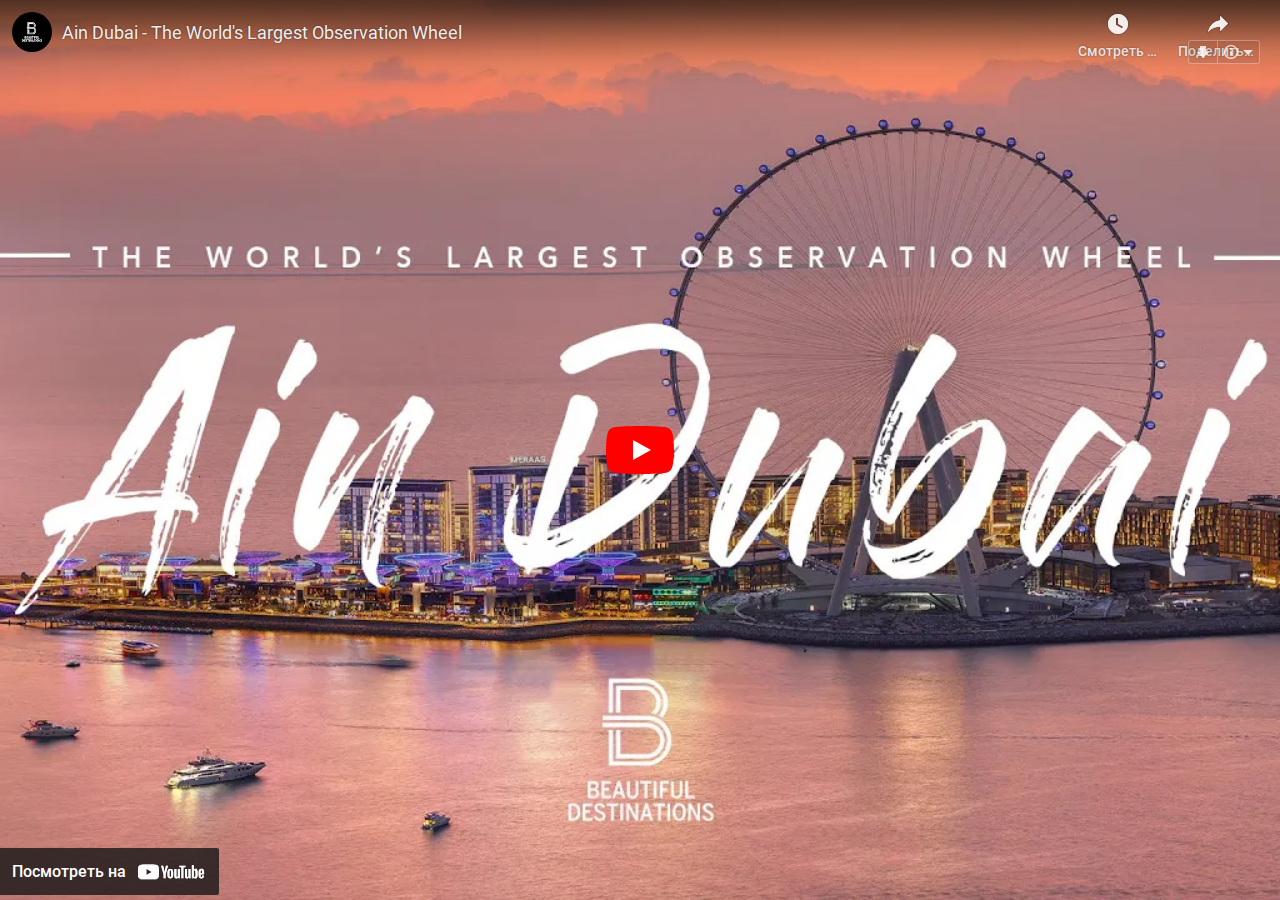
<file: index_1.html>
<!DOCTYPE html><html lang="ru" dir="ltr" data-cast-api-enabled="true" class=" FB_FW_ext BlitzScPluginAdapter" data-scrapbook-source="https://www.youtube.com/embed/dnDElfZI4e8"><div id="tubebuddy_chrome_extension_installed"></div><head><meta charset="UTF-8"><meta name="viewport" content="width=device-width, initial-scale=1"><style name="www-roboto">@font-face{font-family:'Roboto';font-style:normal;font-weight:400;src:url("KFOmCnqEu92Fr1Mu72xKOzY.woff2")format('woff2');unicode-range:U+0460-052F,U+1C80-1C88,U+20B4,U+2DE0-2DFF,U+A640-A69F,U+FE2E-FE2F;}@font-face{font-family:'Roboto';font-style:normal;font-weight:400;src:url("KFOmCnqEu92Fr1Mu5mxKOzY.woff2")format('woff2');unicode-range:U+0301,U+0400-045F,U+0490-0491,U+04B0-04B1,U+2116;}@font-face{font-family:'Roboto';font-style:normal;font-weight:400;src:url("KFOmCnqEu92Fr1Mu7mxKOzY.woff2")format('woff2');unicode-range:U+1F00-1FFF;}@font-face{font-family:'Roboto';font-style:normal;font-weight:400;src:url("KFOmCnqEu92Fr1Mu4WxKOzY.woff2")format('woff2');unicode-range:U+0370-03FF;}@font-face{font-family:'Roboto';font-style:normal;font-weight:400;src:url("KFOmCnqEu92Fr1Mu7WxKOzY.woff2")format('woff2');unicode-range:U+0102-0103,U+0110-0111,U+0128-0129,U+0168-0169,U+01A0-01A1,U+01AF-01B0,U+0300-0301,U+0303-0304,U+0308-0309,U+0323,U+0329,U+1EA0-1EF9,U+20AB;}@font-face{font-family:'Roboto';font-style:normal;font-weight:400;src:url("KFOmCnqEu92Fr1Mu7GxKOzY.woff2")format('woff2');unicode-range:U+0100-02AF,U+0304,U+0308,U+0329,U+1E00-1E9F,U+1EF2-1EFF,U+2020,U+20A0-20AB,U+20AD-20CF,U+2113,U+2C60-2C7F,U+A720-A7FF;}@font-face{font-family:'Roboto';font-style:normal;font-weight:400;src:url("KFOmCnqEu92Fr1Mu4mxK.woff2")format('woff2');unicode-range:U+0000-00FF,U+0131,U+0152-0153,U+02BB-02BC,U+02C6,U+02DA,U+02DC,U+0304,U+0308,U+0329,U+2000-206F,U+2074,U+20AC,U+2122,U+2191,U+2193,U+2212,U+2215,U+FEFF,U+FFFD;}@font-face{font-family:'Roboto';font-style:normal;font-weight:500;src:url("KFOlCnqEu92Fr1MmEU9fCRc4EsA.woff2")format('woff2');unicode-range:U+0460-052F,U+1C80-1C88,U+20B4,U+2DE0-2DFF,U+A640-A69F,U+FE2E-FE2F;}@font-face{font-family:'Roboto';font-style:normal;font-weight:500;src:url("KFOlCnqEu92Fr1MmEU9fABc4EsA.woff2")format('woff2');unicode-range:U+0301,U+0400-045F,U+0490-0491,U+04B0-04B1,U+2116;}@font-face{font-family:'Roboto';font-style:normal;font-weight:500;src:url("KFOlCnqEu92Fr1MmEU9fCBc4EsA.woff2")format('woff2');unicode-range:U+1F00-1FFF;}@font-face{font-family:'Roboto';font-style:normal;font-weight:500;src:url("KFOlCnqEu92Fr1MmEU9fBxc4EsA.woff2")format('woff2');unicode-range:U+0370-03FF;}@font-face{font-family:'Roboto';font-style:normal;font-weight:500;src:url("KFOlCnqEu92Fr1MmEU9fCxc4EsA.woff2")format('woff2');unicode-range:U+0102-0103,U+0110-0111,U+0128-0129,U+0168-0169,U+01A0-01A1,U+01AF-01B0,U+0300-0301,U+0303-0304,U+0308-0309,U+0323,U+0329,U+1EA0-1EF9,U+20AB;}@font-face{font-family:'Roboto';font-style:normal;font-weight:500;src:url("KFOlCnqEu92Fr1MmEU9fChc4EsA.woff2")format('woff2');unicode-range:U+0100-02AF,U+0304,U+0308,U+0329,U+1E00-1E9F,U+1EF2-1EFF,U+2020,U+20A0-20AB,U+20AD-20CF,U+2113,U+2C60-2C7F,U+A720-A7FF;}@font-face{font-family:'Roboto';font-style:normal;font-weight:500;src:url("KFOlCnqEu92Fr1MmEU9fBBc4.woff2")format('woff2');unicode-range:U+0000-00FF,U+0131,U+0152-0153,U+02BB-02BC,U+02C6,U+02DA,U+02DC,U+0304,U+0308,U+0329,U+2000-206F,U+2074,U+20AC,U+2122,U+2191,U+2193,U+2212,U+2215,U+FEFF,U+FFFD;}</style><link rel="stylesheet" href="www-player.css" name="www-player"><style>html {overflow: hidden;}body {font: 12px Roboto, Arial, sans-serif; background-color: #000; color: #fff; height: 100%; width: 100%; overflow: hidden; position: absolute; margin: 0; padding: 0;}#player {width: 100%; height: 100%;}h1 {text-align: center; color: #fff;}h3 {margin-top: 6px; margin-bottom: 3px;}.player-unavailable {position: absolute; top: 0; left: 0; right: 0; bottom: 0; padding: 25px; font-size: 13px; background: url("urn:scrapbook:download:error:https://www.youtube.com/img/meh7.png") 50% 65% no-repeat;}.player-unavailable .message {text-align: left; margin: 0 -5px 15px; padding: 0 5px 14px; border-bottom: 1px solid #888; font-size: 19px; font-weight: normal;}.player-unavailable a {color: #167ac6; text-decoration: none;}</style><title>Ain Dubai - The World's Largest Observation Wheel - YouTube</title><link rel="canonical" href="https://www.youtube.com/watch?v=dnDElfZI4e8"></head><body class="date-20230917 ru_RU ltr  site-center-aligned site-as-giant-card webkit webkit-537" dir="ltr"><div id="player" style="width: 100%; height: 100%;"><div class="html5-video-player ytp-exp-bottom-control-flexbox ytp-title-enable-channel-logo ytp-fine-scrubbing-exp ytp-embed ytp-embed-playlist unstarted-mode ytp-hide-controls ytp-large-width-mode" tabindex="-1" id="movie_player" data-version="/s/player/afd1b6e5/player_ias.vflset/ru_RU/base.js" aria-label="Проигрыватель YouTube"><div class="html5-video-container" data-layer="0"><video tabindex="-1" class="video-stream html5-main-video" webkit-playsinline="" playsinline="" controlslist="nodownload" style="width: 1200px; height: 710px; left: 0px; top: -710px;"></video></div><div class="ytp-gradient-top" data-layer="1"></div><div class="ytp-chrome-top ytp-show-cards-title" data-layer="1"><div class="ytp-title-channel"><div class="ytp-title-beacon"></div><a class="ytp-title-channel-logo" target="_blank" aria-label="Фотография автора канала &quot;Beautiful Destinations&quot;" style="background-image: url(&quot;unnamed.jpg&quot;);"></a><div class="ytp-title-expanded-overlay" aria-hidden="true"><div class="ytp-title-expanded-heading"><div class="ytp-title-expanded-title"><a target="_blank" tabindex="-1" aria-hidden="true">Beautiful Destinations</a></div><div class="ytp-title-expanded-subtitle" aria-hidden="true">430&nbsp;тыс. подписчиков</div></div><div class="ytp-button ytp-sb" aria-live="polite" style="display: none;"><div class="ytp-sb-subscribe" title="Подписаться как Gregory Rubanov" aria-label="Подписаться на канал" data-tooltip-image="https://yt3.ggpht.com/yti/AOXPAcVfzDIWmefznJIqyqFQWaACxWNNnGzJK_IvomDUkA=s20-c" data-tooltip-opaque="true" tabindex="0" role="button"><div class="ytp-sb-text"><div class="ytp-sb-icon"></div>Подписаться</div></div><div class="ytp-sb-unsubscribe" title="Подписка оформлена в аккаунте Gregory Rubanov" aria-label="Отменить подписку на канал" data-tooltip-image="https://yt3.ggpht.com/yti/AOXPAcVfzDIWmefznJIqyqFQWaACxWNNnGzJK_IvomDUkA=s20-c" data-tooltip-opaque="true" tabindex="0" role="button"><div class="ytp-sb-text"><div class="ytp-sb-icon"></div>Вы подписаны</div></div></div><button class="ytp-button ytp-title-notifications" aria-pressed="false" aria-label="Включить уведомления о новых видео на этом канале" style="display: none;"><div class="ytp-title-notifications-on" title="Отключить уведомления о новых видео на этом канале" aria-label="Уведомления о подписках включены"><svg fill="#fff" height="24px" viewBox="0 0 24 24" width="24px"><path d="M7.58 4.08L6.15 2.65C3.75 4.48 2.17 7.3 2.03 10.5h2c.15-2.65 1.51-4.97 3.55-6.42zm12.39 6.42h2c-.15-3.2-1.73-6.02-4.12-7.85l-1.42 1.43c2.02 1.45 3.39 3.77 3.54 6.42zM18 11c0-3.07-1.64-5.64-4.5-6.32V4c0-.83-.67-1.5-1.5-1.5s-1.5.67-1.5 1.5v.68C7.63 5.36 6 7.92 6 11v5l-2 2v1h16v-1l-2-2v-5zm-6 11c.14 0 .27-.01.4-.04.65-.14 1.18-.58 1.44-1.18.1-.24.15-.5.15-.78h-4c.01 1.1.9 2 2.01 2z"></path></svg></div><div class="ytp-title-notifications-off" title="Включить уведомления о новых видео на этом канале" aria-label="Уведомления о подписках включены"><svg fill="#fff" height="24px" viewBox="0 0 24 24" width="24px"><path d="M18 11c0-3.07-1.64-5.64-4.5-6.32V4c0-.83-.67-1.5-1.5-1.5s-1.5.67-1.5 1.5v.68C7.63 5.36 6 7.92 6 11v5l-2 2v1h16v-1l-2-2v-5zm-6 11c.14 0 .27-.01.4-.04.65-.14 1.18-.58 1.44-1.18.1-.24.15-.5.15-.78h-4c.01 1.1.9 2 2.01 2z"></path></svg></div></button></div></div><div class="ytp-title"><div class="ytp-title-text"><a class="ytp-title-link yt-uix-sessionlink" target="_blank" data-sessionlink="feature=player-title" tabindex="0" href="https://www.youtube.com/watch?v=dnDElfZI4e8">Ain Dubai - The World's Largest Observation Wheel</a><div class="ytp-title-subtext"><a class="ytp-title-channel-name" target="_blank" href=""></a></div></div></div><div class="ytp-shorts-title-channel" style="display: none;"><a class="ytp-shorts-title-channel-logo" target="_blank" aria-label="Фотография автора канала &quot;Beautiful Destinations&quot;" style="background-image: url(&quot;unnamed.jpg&quot;);"></a><div class="ytp-shorts-title-expanded-heading"><div class="ytp-shorts-title-expanded-title"><a target="_blank" tabindex="0">Beautiful Destinations</a></div></div><div class="ytp-button ytp-sb" aria-live="polite"><div class="ytp-sb-subscribe" title="Подписаться как Gregory Rubanov" aria-label="Подписаться на канал" data-tooltip-image="https://yt3.ggpht.com/yti/AOXPAcVfzDIWmefznJIqyqFQWaACxWNNnGzJK_IvomDUkA=s20-c" data-tooltip-opaque="true" tabindex="0" role="button"><div class="ytp-sb-text"><div class="ytp-sb-icon"></div>Подписаться</div></div><div class="ytp-sb-unsubscribe" title="Подписка оформлена в аккаунте Gregory Rubanov" aria-label="Отменить подписку на канал" data-tooltip-image="https://yt3.ggpht.com/yti/AOXPAcVfzDIWmefznJIqyqFQWaACxWNNnGzJK_IvomDUkA=s20-c" data-tooltip-opaque="true" tabindex="0" role="button"><div class="ytp-sb-text"><div class="ytp-sb-icon"></div>Вы подписаны</div></div></div></div><div class="ytp-chrome-top-buttons"><button class="ytp-button ytp-search-button ytp-show-search-title" title="Поиск" data-tooltip-opaque="true" aria-label="Поиск" style="display: none;"><div class="ytp-search-icon"><svg height="100%" version="1.1" viewBox="0 0 24 24" width="100%"><path class="ytp-svg-fill" d="M21.24,19.83l-5.64-5.64C16.48,13.02,17,11.57,17,10c0-3.87-3.13-7-7-7s-7,3.13-7,7c0,3.87,3.13,7,7,7 c1.57,0,3.02-0.52,4.19-1.4l5.64,5.64L21.24,19.83z M5,10c0-2.76,2.24-5,5-5s5,2.24,5,5c0,2.76-2.24,5-5,5S5,12.76,5,10z"></path></svg></div><div class="ytp-search-title">Поиск</div></button><button class="ytp-watch-later-button ytp-button ytp-show-watch-later-title" data-tooltip-opaque="true" title="Смотреть позже как Gregory Rubanov" data-tooltip-image="https://yt3.ggpht.com/yti/AOXPAcVfzDIWmefznJIqyqFQWaACxWNNnGzJK_IvomDUkA=s20-c" aria-label="Смотреть позже как Gregory Rubanov"><div class="ytp-watch-later-icon"><svg height="100%" version="1.1" viewBox="0 0 36 36" width="100%"><use class="ytp-svg-shadow" xlink:href="#ytp-id-28"></use><path class="ytp-svg-fill" d="M18,8 C12.47,8 8,12.47 8,18 C8,23.52 12.47,28 18,28 C23.52,28 28,23.52 28,18 C28,12.47 23.52,8 18,8 L18,8 Z M16,19.02 L16,12.00 L18,12.00 L18,17.86 L23.10,20.81 L22.10,22.54 L16,19.02 Z" id="ytp-id-28"></path></svg></div><div class="ytp-watch-later-title">Смотреть позже</div></button><button class="ytp-button ytp-share-button ytp-show-share-title ytp-share-button-visible" title="Поделиться" aria-haspopup="true" aria-owns="ytp-id-27" data-tooltip-opaque="true" aria-label="Поделиться"><div class="ytp-share-icon"><svg height="100%" version="1.1" viewBox="0 0 36 36" width="100%"><use class="ytp-svg-shadow" xlink:href="#ytp-id-29"></use><path class="ytp-svg-fill" d="m 20.20,14.19 0,-4.45 7.79,7.79 -7.79,7.79 0,-4.56 C 16.27,20.69 12.10,21.81 9.34,24.76 8.80,25.13 7.60,27.29 8.12,25.65 9.08,21.32 11.80,17.18 15.98,15.38 c 1.33,-0.60 2.76,-0.98 4.21,-1.19 z" id="ytp-id-29"></path></svg></div><div class="ytp-share-title">Поделиться</div></button><button class="ytp-button ytp-copylink-button ytp-show-copylink-title" data-tooltip-opaque="true" title="Копировать ссылку" aria-label="Копировать ссылку" style="display: none;"><div class="ytp-copylink-icon"><svg height="100%" version="1.1" viewBox="0 0 36 36" width="100%"><use class="ytp-svg-shadow" xlink:href="#ytp-id-30"></use><path class="ytp-svg-fill" d="M21.9,8.3H11.3c-0.9,0-1.7,.8-1.7,1.7v12.3h1.7V10h10.6V8.3z M24.6,11.8h-9.7c-1,0-1.8,.8-1.8,1.8v12.3  c0,1,.8,1.8,1.8,1.8h9.7c1,0,1.8-0.8,1.8-1.8V13.5C26.3,12.6,25.5,11.8,24.6,11.8z M24.6,25.9h-9.7V13.5h9.7V25.9z" id="ytp-id-30"></path></svg></div><div class="ytp-copylink-title" aria-hidden="true">Копировать ссылку</div></button><button class="ytp-playlist-menu-button ytp-button" aria-owns="ytp-id-24" aria-haspopup="true" aria-label="Плейлист" style="display: none;"><div class="ytp-playlist-menu-button-icon"><svg height="100%" version="1.1" viewBox="0 0 36 36" width="100%"><use class="ytp-svg-shadow" xlink:href="#ytp-id-25"></use><path d="m 22.53,21.42 0,6.85 5.66,-3.42 -5.66,-3.42 0,0 z m -11.33,0 9.06,0 0,2.28 -9.06,0 0,-2.28 0,0 z m 0,-9.14 13.6,0 0,2.28 -13.6,0 0,-2.28 0,0 z m 0,4.57 13.6,0 0,2.28 -13.6,0 0,-2.28 0,0 z" fill="#fff" id="ytp-id-25"></path></svg></div><div class="ytp-playlist-menu-button-text"></div></button><button class="ytp-button ytp-cards-button" aria-label="Показать подсказки" aria-owns="iv-drawer" aria-haspopup="true" data-tooltip-opaque="true" style="display: none;"><span class="ytp-cards-button-icon-default"><div class="ytp-cards-button-icon"><svg height="100%" version="1.1" viewBox="0 0 36 36" width="100%"><use class="ytp-svg-shadow" xlink:href="#ytp-id-2"></use><path class="ytp-svg-fill" d="M18,8 C12.47,8 8,12.47 8,18 C8,23.52 12.47,28 18,28 C23.52,28 28,23.52 28,18 C28,12.47 23.52,8 18,8 L18,8 Z M17,16 L19,16 L19,24 L17,24 L17,16 Z M17,12 L19,12 L19,14 L17,14 L17,12 Z" id="ytp-id-2"></path></svg></div><div class="ytp-cards-button-title">О видео</div></span><span class="ytp-cards-button-icon-shopping"><div class="ytp-cards-button-icon"><svg height="100%" version="1.1" viewBox="0 0 36 36" width="100%"><path class="ytp-svg-shadow" d="M 27.99,18 A 9.99,9.99 0 1 1 8.00,18 9.99,9.99 0 1 1 27.99,18 z"></path><path class="ytp-svg-fill" d="M 18,8 C 12.47,8 8,12.47 8,18 8,23.52 12.47,28 18,28 23.52,28 28,23.52 28,18 28,12.47 23.52,8 18,8 z m -4.68,4 4.53,0 c .35,0 .70,.14 .93,.37 l 5.84,5.84 c .23,.23 .37,.58 .37,.93 0,.35 -0.13,.67 -0.37,.90 L 20.06,24.62 C 19.82,24.86 19.51,25 19.15,25 c -0.35,0 -0.70,-0.14 -0.93,-0.37 L 12.37,18.78 C 12.13,18.54 12,18.20 12,17.84 L 12,13.31 C 12,12.59 12.59,12 13.31,12 z m .96,1.31 c -0.53,0 -0.96,.42 -0.96,.96 0,.53 .42,.96 .96,.96 .53,0 .96,-0.42 .96,-0.96 0,-0.53 -0.42,-0.96 -0.96,-0.96 z" fill-opacity="1"></path><path class="ytp-svg-shadow-fill" d="M 24.61,18.22 18.76,12.37 C 18.53,12.14 18.20,12 17.85,12 H 13.30 C 12.58,12 12,12.58 12,13.30 V 17.85 c 0,.35 .14,.68 .38,.92 l 5.84,5.85 c .23,.23 .55,.37 .91,.37 .35,0 .68,-0.14 .91,-0.38 L 24.61,20.06 C 24.85,19.83 25,19.50 25,19.15 25,18.79 24.85,18.46 24.61,18.22 z M 14.27,15.25 c -0.53,0 -0.97,-0.43 -0.97,-0.97 0,-0.53 .43,-0.97 .97,-0.97 .53,0 .97,.43 .97,.97 0,.53 -0.43,.97 -0.97,.97 z" fill="#000" fill-opacity="0.15"></path></svg></div><div class="ytp-cards-button-title">Покупки</div></span></button><div class="ytp-cards-teaser" style="display: none;"><div class="ytp-cards-teaser-box"></div><div class="ytp-cards-teaser-text"><span class="ytp-cards-teaser-label"></span></div></div><button class="ytp-button ytp-overflow-button" title="Другие параметры" aria-haspopup="true" aria-owns="ytp-id-31" aria-label="Другие параметры"><div class="ytp-overflow-icon"><svg height="100%" viewBox="-5 -5 36 36" width="100%"><path d="M12 8c1.1 0 2-.9 2-2s-.9-2-2-2-2 .9-2 2 .9 2 2 2zm0 2c-1.1 0-2 .9-2 2s.9 2 2 2 2-.9 2-2-.9-2-2-2zm0 6c-1.1 0-2 .9-2 2s.9 2 2 2 2-.9 2-2-.9-2-2-2z" fill="#fff"></path></svg></div></button></div></div><button class="ytp-unmute ytp-popup ytp-button ytp-unmute-animated ytp-unmute-shrink" data-layer="2" style="display: none;"><div class="ytp-unmute-inner"><div class="ytp-unmute-icon"><svg height="100%" version="1.1" viewBox="0 0 36 36" width="100%"><use class="ytp-svg-shadow" xlink:href="#ytp-id-1"></use><path class="ytp-svg-fill" d="m 21.48,17.98 c 0,-1.77 -1.02,-3.29 -2.5,-4.03 v 2.21 l 2.45,2.45 c .03,-0.2 .05,-0.41 .05,-0.63 z m 2.5,0 c 0,.94 -0.2,1.82 -0.54,2.64 l 1.51,1.51 c .66,-1.24 1.03,-2.65 1.03,-4.15 0,-4.28 -2.99,-7.86 -7,-8.76 v 2.05 c 2.89,.86 5,3.54 5,6.71 z M 9.25,8.98 l -1.27,1.26 4.72,4.73 H 7.98 v 6 H 11.98 l 5,5 v -6.73 l 4.25,4.25 c -0.67,.52 -1.42,.93 -2.25,1.18 v 2.06 c 1.38,-0.31 2.63,-0.95 3.69,-1.81 l 2.04,2.05 1.27,-1.27 -9,-9 -7.72,-7.72 z m 7.72,.99 -2.09,2.08 2.09,2.09 V 9.98 z" id="ytp-id-1"></path></svg></div><div class="ytp-unmute-text">Включить звук</div><div class="ytp-unmute-box"></div></div></button><div class="ytp-cued-thumbnail-overlay" data-layer="4" style=""><div class="ytp-cued-thumbnail-overlay-image" style="background-image: url(&quot;maxresdefault.webp&quot;);"></div><button class="ytp-large-play-button ytp-button ytp-large-play-button-red-bg" aria-label="Смотреть"><svg height="100%" version="1.1" viewBox="0 0 68 48" width="100%"><path class="ytp-large-play-button-bg" d="M66.52,7.74c-0.78-2.93-2.49-5.41-5.42-6.19C55.79,.13,34,0,34,0S12.21,.13,6.9,1.55 C3.97,2.33,2.27,4.81,1.48,7.74C0.06,13.05,0,24,0,24s0.06,10.95,1.48,16.26c0.78,2.93,2.49,5.41,5.42,6.19 C12.21,47.87,34,48,34,48s21.79-0.13,27.1-1.55c2.93-0.78,4.64-3.26,5.42-6.19C67.94,34.95,68,24,68,24S67.94,13.05,66.52,7.74z" fill="#f00"></path><path d="M 45,24 27,14 27,34" fill="#fff"></path></svg></button></div><div class="ytp-spinner" data-layer="4" style="display: none;"><div class="ytp-spinner-container"><div class="ytp-spinner-rotator"><div class="ytp-spinner-left"><div class="ytp-spinner-circle"></div></div><div class="ytp-spinner-right"><div class="ytp-spinner-circle"></div></div></div></div><div class="ytp-spinner-message" style="display: none;">Подождите немного. Если воспроизведение так и не начнется, перезагрузите устройство.</div></div><div class="ytp-paid-content-overlay" aria-live="assertive" aria-atomic="true" data-layer="4"><div class="ytp-button ytp-paid-content-overlay-text" style="display: none;"></div></div><div class="ytp-popup ytp-generic-popup" role="alert" tabindex="0" data-layer="4" style="display: none;">Не удалось перейти в полноэкранный режим. <a href="https://support.google.com/youtube/answer/6276924" target="_blank">Подробнее...</a></div><div class="ytp-storyboard-framepreview" data-layer="4" style="display: none;"><div class="ytp-storyboard-framepreview-timestamp"></div><div class="ytp-storyboard-framepreview-img"></div></div><div data-layer="4" style="display: none;"><div class="ytp-bezel-text-wrapper"><div class="ytp-bezel-text"></div></div><div class="ytp-bezel" role="status"><div class="ytp-bezel-icon"></div></div></div><div class="ytp-doubletap-ui-legacy" data-layer="4" style="display: none;"><div class="ytp-doubletap-fast-forward-ve"></div><div class="ytp-doubletap-rewind-ve"></div><div class="ytp-doubletap-static-circle"><div class="ytp-doubletap-ripple"></div></div><div class="ytp-doubletap-overlay-a11y"></div><div class="ytp-doubletap-seek-info-container"><div class="ytp-doubletap-arrows-container"><span class="ytp-doubletap-base-arrow"></span><span class="ytp-doubletap-base-arrow"></span><span class="ytp-doubletap-base-arrow"></span></div><div class="ytp-doubletap-tooltip"><div class="ytp-chapter-seek-text-legacy"></div><div class="ytp-doubletap-tooltip-label"></div></div></div></div><div aria-live="polite" data-layer="4" style="display: none;"><div class="ytp-tooltip-text-wrapper"><div class="ytp-tooltip-edu"><svg height="100%" viewBox="0 0 36 36" width="100%"><path d="M14.1 36.75 12 34.65 24 22.65 36 34.65 33.9 36.75 24 26.85ZM14.1 24.1 12 22 24 10 36 22 33.9 24.1 24 14.2Z"></path></svg><span></span></div><div class="ytp-tooltip-image"></div><div class="ytp-tooltip-title"><span></span></div><span class="ytp-tooltip-text"></span></div><div class="ytp-tooltip-bg"><div class="ytp-tooltip-duration"></div></div></div><div class="ytp-ad-persistent-progress-bar-container" data-layer="4" style="display: none;"><div class="ytp-ad-persistent-progress-bar"></div></div><div class="ytp-suggested-action" data-layer="4"><button class="ytp-button ytp-suggested-action-badge ytp-suggested-action-badge-with-controls" style="display: none;"><div class="ytp-suggested-action-badge-icon-container"></div><div class="ytp-suggested-action-badge-expanded-content-container" style="display: none;"><label class="ytp-suggested-action-badge-title"></label><button class="ytp-suggested-action-badge-dismiss-button-icon ytp-button"></button></div></button></div><div class="ytp-player-content ytp-iv-player-content" data-layer="4" style="display: none;"><div class="ytp-free-preview-countdown-timer"><span></span><span class="ytp-free-preview-countdown-timer-separator">•</span><span></span></div></div><div class="ytp-info-panel-preview" aria-live="assertive" aria-atomic="true" aria-owns="ytp-id-32" aria-haspopup="true" data-tooltip-opaque="true" data-layer="4" style="display: none;"><div class="ytp-info-panel-preview-text"></div><div class="ytp-info-panel-preview-chevron"></div></div><div class="ytp-pause-overlay-container" tabindex="-1" data-layer="4"><div class="ytp-pause-overlay" tabindex="-1" style="display: none;"><button class="ytp-button ytp-collapse" aria-label="Скрыть рекомендации"><div class="ytp-collapse-icon"><svg height="100%" viewBox="0 0 16 16" width="100%"><path d="M13 4L12 3 8 7 4 3 3 4 7 8 3 12 4 13 8 9 12 13 13 12 9 8z" fill="#fff"></path></svg></div></button><button class="ytp-button ytp-expand">Показать другие видео</button><div class="ytp-more-videos-view ytp-scroll-min ytp-scroll-max" tabindex="-1"><h2 class="ytp-related-title">Показать другие видео</h2><div class="ytp-suggestions" style="height: 102px;"><a class="ytp-suggestion-link" target="_blank" style="transition-delay: 0s; display: none;"><div class="ytp-suggestion-image" style="width: 182.333px; height: 102px;"></div><div class="ytp-suggestion-overlay" style=""><div class="ytp-suggestion-title"></div><div class="ytp-suggestion-author"></div><div class="ytp-suggestion-duration"></div></div></a><a class="ytp-suggestion-link" target="_blank" style="transition-delay: 0.05s; display: none;"><div class="ytp-suggestion-image" style="width: 182.333px; height: 102px;"></div><div class="ytp-suggestion-overlay" style=""><div class="ytp-suggestion-title"></div><div class="ytp-suggestion-author"></div><div class="ytp-suggestion-duration"></div></div></a><a class="ytp-suggestion-link" target="_blank" style="transition-delay: 0.1s; display: none;"><div class="ytp-suggestion-image" style="width: 182.333px; height: 102px;"></div><div class="ytp-suggestion-overlay" style=""><div class="ytp-suggestion-title"></div><div class="ytp-suggestion-author"></div><div class="ytp-suggestion-duration"></div></div></a><a class="ytp-suggestion-link" target="_blank" style="transition-delay: 0.15s; display: none;"><div class="ytp-suggestion-image" style="width: 182.333px; height: 102px;"></div><div class="ytp-suggestion-overlay" style=""><div class="ytp-suggestion-title"></div><div class="ytp-suggestion-author"></div><div class="ytp-suggestion-duration"></div></div></a><a class="ytp-suggestion-link" target="_blank" style="transition-delay: 0.2s; display: none;"><div class="ytp-suggestion-image" style="width: 182.333px; height: 102px;"></div><div class="ytp-suggestion-overlay" style=""><div class="ytp-suggestion-title"></div><div class="ytp-suggestion-author"></div><div class="ytp-suggestion-duration"></div></div></a><a class="ytp-suggestion-link" target="_blank" style="transition-delay: 0.25s; display: none;"><div class="ytp-suggestion-image" style="width: 182.333px; height: 102px;"></div><div class="ytp-suggestion-overlay" style=""><div class="ytp-suggestion-title"></div><div class="ytp-suggestion-author"></div><div class="ytp-suggestion-duration"></div></div></a><a class="ytp-suggestion-link" target="_blank" style="transition-delay: 0.3s; display: none;"><div class="ytp-suggestion-image" style="width: 182.333px; height: 102px;"></div><div class="ytp-suggestion-overlay" style=""><div class="ytp-suggestion-title"></div><div class="ytp-suggestion-author"></div><div class="ytp-suggestion-duration"></div></div></a><a class="ytp-suggestion-link" target="_blank" style="transition-delay: 0.35s; display: none;"><div class="ytp-suggestion-image" style="width: 182.333px; height: 102px;"></div><div class="ytp-suggestion-overlay" style=""><div class="ytp-suggestion-title"></div><div class="ytp-suggestion-author"></div><div class="ytp-suggestion-duration"></div></div></a><a class="ytp-suggestion-link" target="_blank" style="transition-delay: 0.4s; display: none;"><div class="ytp-suggestion-image" style="width: 182.333px; height: 102px;"></div><div class="ytp-suggestion-overlay" style=""><div class="ytp-suggestion-title"></div><div class="ytp-suggestion-author"></div><div class="ytp-suggestion-duration"></div></div></a><a class="ytp-suggestion-link" target="_blank" style="transition-delay: 0.45s; display: none;"><div class="ytp-suggestion-image" style="width: 182.333px; height: 102px;"></div><div class="ytp-suggestion-overlay" style=""><div class="ytp-suggestion-title"></div><div class="ytp-suggestion-author"></div><div class="ytp-suggestion-duration"></div></div></a><a class="ytp-suggestion-link" target="_blank" style="transition-delay: 0.5s; display: none;"><div class="ytp-suggestion-image" style="width: 182.333px; height: 102px;"></div><div class="ytp-suggestion-overlay" style=""><div class="ytp-suggestion-title"></div><div class="ytp-suggestion-author"></div><div class="ytp-suggestion-duration"></div></div></a><a class="ytp-suggestion-link" target="_blank" style="transition-delay: 0.55s; display: none;"><div class="ytp-suggestion-image" style="width: 182.333px; height: 102px;"></div><div class="ytp-suggestion-overlay" style=""><div class="ytp-suggestion-title"></div><div class="ytp-suggestion-author"></div><div class="ytp-suggestion-duration"></div></div></a><a class="ytp-suggestion-link" target="_blank" style="transition-delay: 0.6s; display: none;"><div class="ytp-suggestion-image" style="width: 182.333px; height: 102px;"></div><div class="ytp-suggestion-overlay" style=""><div class="ytp-suggestion-title"></div><div class="ytp-suggestion-author"></div><div class="ytp-suggestion-duration"></div></div></a><a class="ytp-suggestion-link" target="_blank" style="transition-delay: 0.65s; display: none;"><div class="ytp-suggestion-image" style="width: 182.333px; height: 102px;"></div><div class="ytp-suggestion-overlay" style=""><div class="ytp-suggestion-title"></div><div class="ytp-suggestion-author"></div><div class="ytp-suggestion-duration"></div></div></a><a class="ytp-suggestion-link" target="_blank" style="transition-delay: 0.7s; display: none;"><div class="ytp-suggestion-image" style="width: 182.333px; height: 102px;"></div><div class="ytp-suggestion-overlay" style=""><div class="ytp-suggestion-title"></div><div class="ytp-suggestion-author"></div><div class="ytp-suggestion-duration"></div></div></a><a class="ytp-suggestion-link" target="_blank" style="transition-delay: 0.75s; display: none;"><div class="ytp-suggestion-image" style="width: 182.333px; height: 102px;"></div><div class="ytp-suggestion-overlay" style=""><div class="ytp-suggestion-title"></div><div class="ytp-suggestion-author"></div><div class="ytp-suggestion-duration"></div></div></a></div><button class="ytp-button ytp-previous" aria-label="Показать предыдущие рекомендации" style="bottom: 67px;"><svg height="100%" version="1.1" viewBox="0 0 32 32" width="100%"><path d="M 19.41,20.09 14.83,15.5 19.41,10.91 18,9.5 l -6,6 6,6 z" fill="#fff"></path></svg></button><button class="ytp-button ytp-next" aria-label="Показать следующие рекомендации" style="bottom: 67px;"><svg height="100%" version="1.1" viewBox="0 0 32 32" width="100%"><path d="m 12.59,20.34 4.58,-4.59 -4.58,-4.59 1.41,-1.41 6,6 -6,6 z" fill="#fff"></path></svg></button></div></div></div><div class="ytp-remote" data-layer="4" style="display: none;"><div class="ytp-remote-display-status"><div class="ytp-remote-display-status-icon"><svg height="100%" version="1.1" viewBox="0 0 36 36" width="100%"><use class="ytp-svg-shadow" xlink:href="#ytp-id-34"></use><path d="M7,24 L7,27 L10,27 C10,25.34 8.66,24 7,24 L7,24 Z M7,20 L7,22 C9.76,22 12,24.24 12,27 L14,27 C14,23.13 10.87,20 7,20 L7,20 Z M25,13 L11,13 L11,14.63 C14.96,15.91 18.09,19.04 19.37,23 L25,23 L25,13 L25,13 Z M7,16 L7,18 C11.97,18 16,22.03 16,27 L18,27 C18,20.92 13.07,16 7,16 L7,16 Z M27,9 L9,9 C7.9,9 7,9.9 7,11 L7,14 L9,14 L9,11 L27,11 L27,25 L20,25 L20,27 L27,27 C28.1,27 29,26.1 29,25 L29,11 C29,9.9 28.1,9 27,9 L27,9 Z" fill="#fff" id="ytp-id-34"></path></svg></div><div class="ytp-remote-display-status-text"></div></div></div><div class="ytp-mdx-popup-dialog" role="dialog" data-layer="4" style="display: none;"><div class="ytp-mdx-popup-dialog-inner-content"><div class="ytp-mdx-popup-title">Вы вышли из аккаунта</div><div class="ytp-mdx-popup-description">Ролики, которые вы посмотрите, могут быть добавлены в историю просмотра на телевизоре, что скажется на рекомендациях. Чтобы этого избежать, выберите "Отмена" и войдите в аккаунт на компьютере.</div><div class="ytp-mdx-privacy-popup-buttons"><button class="ytp-button ytp-mdx-privacy-popup-cancel">Отмена</button><button class="ytp-button ytp-mdx-privacy-popup-confirm">ОК</button></div></div></div><div class="ytp-multicam-menu" role="dialog" data-layer="5" style="display: none;"><div class="ytp-multicam-menu-header"><div class="ytp-multicam-menu-title">Изменить ракурс<button class="ytp-multicam-menu-close ytp-button" aria-label="Закрыть"><svg height="100%" viewBox="0 0 24 24" width="100%"><path d="M19 6.41L17.59 5 12 10.59 6.41 5 5 6.41 10.59 12 5 17.59 6.41 19 12 13.41 17.59 19 19 17.59 13.41 12z" fill="#fff"></path></svg></button></div></div><div class="ytp-multicam-menu-items"></div></div><div class="ytp-playlist-menu" role="dialog" id="ytp-id-24" data-layer="5" style="display: none;"><div class="ytp-playlist-menu-header"><div class="ytp-playlist-menu-title"><a class="ytp-playlist-menu-title-name"></a><button class="ytp-playlist-menu-close ytp-button" aria-label="Закрыть"><svg height="100%" viewBox="0 0 24 24" width="100%"><path d="M19 6.41L17.59 5 12 10.59 6.41 5 5 6.41 10.59 12 5 17.59 6.41 19 12 13.41 17.59 19 19 17.59 13.41 12z" fill="#fff"></path></svg></button></div><div class="ytp-playlist-menu-subtitle"></div></div><div class="ytp-playlist-menu-items" role="menu"></div></div><div class="ytp-share-panel" id="ytp-id-27" role="dialog" aria-labelledby="ytp-id-26" data-layer="5" style="display: none;"><div class="ytp-share-panel-inner-content"><div class="ytp-share-panel-title" id="ytp-id-26">Поделиться</div><a class="ytp-share-panel-link ytp-no-contextmenu" target="_blank" title="Поделиться ссылкой" aria-label="Поделиться ссылкой"></a><label class="ytp-share-panel-include-playlist"><input class="ytp-share-panel-include-playlist-checkbox" type="checkbox" checked="checked">В составе плейлиста</label><div class="ytp-share-panel-loading-spinner"><div class="ytp-spinner-container"><div class="ytp-spinner-rotator"><div class="ytp-spinner-left"><div class="ytp-spinner-circle"></div></div><div class="ytp-spinner-right"><div class="ytp-spinner-circle"></div></div></div></div></div><div class="ytp-share-panel-service-buttons"></div><div class="ytp-share-panel-error">Ошибка. Повторите попытку позже.</div></div><button class="ytp-share-panel-close ytp-button" title="Закрыть" aria-label="Закрыть"><svg height="100%" viewBox="0 0 24 24" width="100%"><path d="M19 6.41L17.59 5 12 10.59 6.41 5 5 6.41 10.59 12 5 17.59 6.41 19 12 13.41 17.59 19 19 17.59 13.41 12z" fill="#fff"></path></svg></button></div><div class="ytp-overflow-panel" id="ytp-id-31" role="dialog" data-layer="5" style="display: none;"><div class="ytp-overflow-panel-content"><div class="ytp-overflow-panel-action-buttons"></div></div><button class="ytp-overflow-panel-close ytp-button" title="Закрыть" aria-label="Закрыть"><svg height="100%" viewBox="0 0 24 24" width="100%"><path d="M19 6.41L17.59 5 12 10.59 6.41 5 5 6.41 10.59 12 5 17.59 6.41 19 12 13.41 17.59 19 19 17.59 13.41 12z" fill="#fff"></path></svg></button></div><div class="ytp-info-panel-detail-skrim" data-layer="5" style="display: none;"><div class="ytp-info-panel-detail" role="dialog" id="ytp-id-32"><div class="ytp-info-panel-detail-header"><div class="ytp-info-panel-detail-title"></div><button class="ytp-info-panel-detail-close ytp-button" aria-label="Закрыть"><svg height="100%" viewBox="0 0 24 24" width="100%"><path d="M19 6.41L17.59 5 12 10.59 6.41 5 5 6.41 10.59 12 5 17.59 6.41 19 12 13.41 17.59 19 19 17.59 13.41 12z" fill="#fff"></path></svg></button></div><div class="ytp-info-panel-detail-body"></div><div class="ytp-info-panel-detail-items"></div></div></div><div class="ytp-popup ytp-settings-menu" data-layer="6" id="ytp-id-18" style="display: none;"><div class="ytp-panel"><div class="ytp-panel-menu" role="menu"></div></div></div><a class="ytp-impression-link" aria-label="Посмотреть на YouTube" target="_blank" href="https://www.youtube.com/watch?v=dnDElfZI4e8&amp;embeds_referring_euri=https%3A%2F%2Fdubaitickets.foodskooter.com%2F&amp;feature=emb_imp_woyt" data-layer="8"><div class="ytp-impression-link-content" aria-hidden="true"><div class="ytp-impression-link-text">Посмотреть на</div><div class="ytp-impression-link-logo"><svg height="100%" version="1.1" viewBox="0 0 110 26" width="100%"><use class="ytp-svg-shadow" xlink:href="#ytp-id-33"></use><path class="ytp-svg-fill" d="M 16.68,.99 C 13.55,1.03 7.02,1.16 4.99,1.68 c -1.49,.4 -2.59,1.6 -2.99,3 -0.69,2.7 -0.68,8.31 -0.68,8.31 0,0 -0.01,5.61 .68,8.31 .39,1.5 1.59,2.6 2.99,3 2.69,.7 13.40,.68 13.40,.68 0,0 10.70,.01 13.40,-0.68 1.5,-0.4 2.59,-1.6 2.99,-3 .69,-2.7 .68,-8.31 .68,-8.31 0,0 .11,-5.61 -0.68,-8.31 -0.4,-1.5 -1.59,-2.6 -2.99,-3 C 29.11,.98 18.40,.99 18.40,.99 c 0,0 -0.67,-0.01 -1.71,0 z m 72.21,.90 0,21.28 2.78,0 .31,-1.37 .09,0 c .3,.5 .71,.88 1.21,1.18 .5,.3 1.08,.40 1.68,.40 1.1,0 1.99,-0.49 2.49,-1.59 .5,-1.1 .81,-2.70 .81,-4.90 l 0,-2.40 c 0,-1.6 -0.11,-2.90 -0.31,-3.90 -0.2,-0.89 -0.5,-1.59 -1,-2.09 -0.5,-0.4 -1.10,-0.59 -1.90,-0.59 -0.59,0 -1.18,.19 -1.68,.49 -0.49,.3 -1.01,.80 -1.21,1.40 l 0,-7.90 -3.28,0 z m -49.99,.78 3.90,13.90 .18,6.71 3.31,0 0,-6.71 3.87,-13.90 -3.37,0 -1.40,6.31 c -0.4,1.89 -0.71,3.19 -0.81,3.99 l -0.09,0 c -0.2,-1.1 -0.51,-2.4 -0.81,-3.99 l -1.37,-6.31 -3.40,0 z m 29.59,0 0,2.71 3.40,0 0,17.90 3.28,0 0,-17.90 3.40,0 c 0,0 .00,-2.71 -0.09,-2.71 l -9.99,0 z m -53.49,5.12 8.90,5.18 -8.90,5.09 0,-10.28 z m 89.40,.09 c -1.7,0 -2.89,.59 -3.59,1.59 -0.69,.99 -0.99,2.60 -0.99,4.90 l 0,2.59 c 0,2.2 .30,3.90 .99,4.90 .7,1.1 1.8,1.59 3.5,1.59 1.4,0 2.38,-0.3 3.18,-1 .7,-0.7 1.09,-1.69 1.09,-3.09 l 0,-0.5 -2.90,-0.21 c 0,1 -0.08,1.6 -0.28,2 -0.1,.4 -0.5,.62 -1,.62 -0.3,0 -0.61,-0.11 -0.81,-0.31 -0.2,-0.3 -0.30,-0.59 -0.40,-1.09 -0.1,-0.5 -0.09,-1.21 -0.09,-2.21 l 0,-0.78 5.71,-0.09 0,-2.62 c 0,-1.6 -0.10,-2.78 -0.40,-3.68 -0.2,-0.89 -0.71,-1.59 -1.31,-1.99 -0.7,-0.4 -1.48,-0.59 -2.68,-0.59 z m -50.49,.09 c -1.09,0 -2.01,.18 -2.71,.68 -0.7,.4 -1.2,1.12 -1.49,2.12 -0.3,1 -0.5,2.27 -0.5,3.87 l 0,2.21 c 0,1.5 .10,2.78 .40,3.78 .2,.9 .70,1.62 1.40,2.12 .69,.5 1.71,.68 2.81,.78 1.19,0 2.08,-0.28 2.78,-0.68 .69,-0.4 1.09,-1.09 1.49,-2.09 .39,-1 .49,-2.30 .49,-3.90 l 0,-2.21 c 0,-1.6 -0.2,-2.87 -0.49,-3.87 -0.3,-0.89 -0.8,-1.62 -1.49,-2.12 -0.7,-0.5 -1.58,-0.68 -2.68,-0.68 z m 12.18,.09 0,11.90 c -0.1,.3 -0.29,.48 -0.59,.68 -0.2,.2 -0.51,.31 -0.81,.31 -0.3,0 -0.58,-0.10 -0.68,-0.40 -0.1,-0.3 -0.18,-0.70 -0.18,-1.40 l 0,-10.99 -3.40,0 0,11.21 c 0,1.4 .18,2.39 .68,3.09 .49,.7 1.21,1 2.21,1 1.4,0 2.48,-0.69 3.18,-2.09 l .09,0 .31,1.78 2.59,0 0,-14.99 c 0,0 -3.40,.00 -3.40,-0.09 z m 17.31,0 0,11.90 c -0.1,.3 -0.29,.48 -0.59,.68 -0.2,.2 -0.51,.31 -0.81,.31 -0.3,0 -0.58,-0.10 -0.68,-0.40 -0.1,-0.3 -0.21,-0.70 -0.21,-1.40 l 0,-10.99 -3.40,0 0,11.21 c 0,1.4 .21,2.39 .71,3.09 .5,.7 1.18,1 2.18,1 1.39,0 2.51,-0.69 3.21,-2.09 l .09,0 .28,1.78 2.62,0 0,-14.99 c 0,0 -3.40,.00 -3.40,-0.09 z m 20.90,2.09 c .4,0 .58,.11 .78,.31 .2,.3 .30,.59 .40,1.09 .1,.5 .09,1.21 .09,2.21 l 0,1.09 -2.5,0 0,-1.09 c 0,-1 -0.00,-1.71 .09,-2.21 0,-0.4 .11,-0.8 .31,-1 .2,-0.3 .51,-0.40 .81,-0.40 z m -50.49,.12 c .5,0 .8,.18 1,.68 .19,.5 .28,1.30 .28,2.40 l 0,4.68 c 0,1.1 -0.08,1.90 -0.28,2.40 -0.2,.5 -0.5,.68 -1,.68 -0.5,0 -0.79,-0.18 -0.99,-0.68 -0.2,-0.5 -0.31,-1.30 -0.31,-2.40 l 0,-4.68 c 0,-1.1 .11,-1.90 .31,-2.40 .2,-0.5 .49,-0.68 .99,-0.68 z m 39.68,.09 c .3,0 .61,.10 .81,.40 .2,.3 .27,.67 .37,1.37 .1,.6 .12,1.51 .12,2.71 l .09,1.90 c 0,1.1 .00,1.99 -0.09,2.59 -0.1,.6 -0.19,1.08 -0.49,1.28 -0.2,.3 -0.50,.40 -0.90,.40 -0.3,0 -0.51,-0.08 -0.81,-0.18 -0.2,-0.1 -0.39,-0.29 -0.59,-0.59 l 0,-8.5 c .1,-0.4 .29,-0.7 .59,-1 .3,-0.3 .60,-0.40 .90,-0.40 z" id="ytp-id-33"></path></svg></div></div></a><div class="ytp-gradient-bottom" data-layer="9" style="height: 286px; background-image: url(&quot;5b3115998c6254f391bd7ab0bc769dfabd558f4a.png&quot;); display: none;"></div><div class="ytp-chrome-bottom" data-layer="9" style="display: none; width: 1176px; left: 12px;"><div class="ytp-progress-bar-container"><div class="ytp-heat-map-container"><div class="ytp-heat-map-edu"></div></div><div class="ytp-progress-bar" tabindex="0" role="slider" aria-label="Ползунок поиска" draggable="true" aria-valuemin="0" aria-valuemax="0" aria-valuenow="0" aria-valuetext="0 мин. 0 сек. (общая длительность 0 мин. 0 сек.)" style="touch-action: none;"><div class="ytp-chapters-container"><div class="ytp-chapter-hover-container" style="width: 1176px;"><div class="ytp-progress-bar-padding"></div><div class="ytp-progress-list"><div class="ytp-play-progress ytp-swatch-background-color" style="left: 0px; transform: scaleX(0);"></div><div class="ytp-progress-linear-live-buffer"></div><div class="ytp-load-progress" style="left: 0px; transform: scaleX(0);"></div><div class="ytp-hover-progress"></div><div class="ytp-ad-progress-list"></div></div></div></div><div class="ytp-timed-markers-container"></div><div class="ytp-clip-start-exclude" style="width: 0%;"></div><div class="ytp-clip-end-exclude" style="left: 100%; width: 0%;"></div><div class="ytp-scrubber-container" style="transform: translateX(0px);"><div class="ytp-scrubber-button ytp-swatch-background-color"><div class="ytp-scrubber-pull-indicator"></div></div></div></div><div class="ytp-fine-scrubbing-container"><div class="ytp-fine-scrubbing-edu"></div><div class="ytp-fine-scrubbing"><div class="ytp-fine-scrubbing-draggable" draggable="true" style="touch-action: none; padding: 0px;"><div class="ytp-fine-scrubbing-thumbnails" tabindex="0" role="slider" type="range" aria-label="Чтобы перемотать видео точнее, нажмите на панель или прокрутите ее" aria-valuemin="0" aria-valuemax="167" aria-valuenow="0" aria-valuetext="Перемотать до 0 мин. 0 сек." style="position: relative;"></div></div><div class="ytp-fine-scrubbing-cursor" aria-hidden="true"></div><div class="ytp-fine-scrubbing-seek-time" aria-hidden="true">0:00</div><div class="ytp-fine-scrubbing-play" title="Воспроизвести с этого места" role="button" aria-label="Воспроизвести с этого места"><svg height="100%" version="1.1" viewBox="0 0 36 36" width="100%"><use class="ytp-svg-shadow" xlink:href="#ytp-id-5"></use><path class="ytp-svg-fill" d="M 12,26 18.5,22 18.5,14 12,10 z M 18.5,22 25,18 25,18 18.5,14 z" id="ytp-id-5"></path></svg></div><div class="ytp-fine-scrubbing-dismiss" title="Выйти из режима точной перемотки" role="button" aria-label="Выйти из режима точной перемотки"><svg height="100%" viewBox="0 0 24 24" width="100%"><path d="M19 6.41L17.59 5 12 10.59 6.41 5 5 6.41 10.59 12 5 17.59 6.41 19 12 13.41 17.59 19 19 17.59 13.41 12z" fill="#fff"></path></svg></div></div></div><div class="ytp-bound-time-left"></div><div class="ytp-bound-time-right"></div><div class="ytp-clip-start" draggable="true" title="Посмотреть видео целиком" style="touch-action: none; left: 0%;"><svg height="100%" version="1.1" viewBox="0 0 14 14" width="100%"><use class="ytp-svg-shadow" xlink:href="#ytp-id-3"></use><path d="M12,14 L9,11 L9,3 L12,0 L5,0 L5,14 L12,14 Z" fill="#eaeaea" id="ytp-id-3"></path></svg></div><div class="ytp-clip-end" draggable="true" title="Посмотреть видео целиком" style="touch-action: none; left: 100%;"><svg height="100%" version="1.1" viewBox="0 0 14 14" width="100%"><use class="ytp-svg-shadow" xlink:href="#ytp-id-4"></use><path d="M2,14 L5,11 L5,3 L2,0 L9,0 L9,14 L2,14 L2,14 Z" fill="#eaeaea" id="ytp-id-4"></path></svg></div></div><div class="ytp-chrome-controls"><div class="ytp-left-controls"><a class="ytp-prev-button ytp-button" role="button" aria-disabled="true" style="display: none;"><svg height="100%" version="1.1" viewBox="0 0 36 36" width="100%"><use class="ytp-svg-shadow" xlink:href="#ytp-id-11"></use><path class="ytp-svg-fill" d="m 12,12 h 2 v 12 h -2 z m 3.5,6 8.5,6 V 12 z" id="ytp-id-11"></path></svg></a><button class="ytp-play-button ytp-button" aria-keyshortcuts="k" data-title-no-tooltip="Смотреть" title="Смотреть (k)" aria-label="Смотреть (k)"><svg height="100%" version="1.1" viewBox="0 0 36 36" width="100%"><use class="ytp-svg-shadow" xlink:href="#ytp-id-12"></use><path class="ytp-svg-fill" d="M 12,26 18.5,22 18.5,14 12,10 z M 18.5,22 25,18 25,18 18.5,14 z" id="ytp-id-12"></path></svg></button><a class="ytp-next-button ytp-button" role="button" aria-disabled="true" style="display: none;"><svg height="100%" version="1.1" viewBox="0 0 36 36" width="100%"><use class="ytp-svg-shadow" xlink:href="#ytp-id-13"></use><path class="ytp-svg-fill" d="M 12,24 20.5,18 12,12 V 24 z M 22,12 v 12 h 2 V 12 h -2 z" id="ytp-id-13"></path></svg></a><span class="ytp-volume-area"><button class="ytp-mute-button ytp-button" aria-keyshortcuts="m" title="Отключение звука (m)" data-title-no-tooltip="Отключение звука"><svg height="100%" version="1.1" viewBox="0 0 36 36" width="100%"><use class="ytp-svg-shadow" xlink:href="#ytp-id-15"></use><use class="ytp-svg-shadow" xlink:href="#ytp-id-16"></use><defs><clipPath id="ytp-svg-volume-animation-mask"><path d="m 14.35,-0.14 -5.86,5.86 20.73,20.78 5.86,-5.91 z"></path><path d="M 7.07,6.87 -1.11,15.33 19.61,36.11 27.80,27.60 z"></path><path class="ytp-svg-volume-animation-mover" d="M 9.09,5.20 6.47,7.88 26.82,28.77 29.66,25.99 z" transform="translate(0, 0)"></path></clipPath><clipPath id="ytp-svg-volume-animation-slash-mask"><path class="ytp-svg-volume-animation-mover" d="m -11.45,-15.55 -4.44,4.51 20.45,20.94 4.55,-4.66 z" transform="translate(0, 0)"></path></clipPath></defs><path class="ytp-svg-fill ytp-svg-volume-animation-speaker" clip-path="url(#ytp-svg-volume-animation-mask)" d="M8,21 L12,21 L17,26 L17,10 L12,15 L8,15 L8,21 Z M19,14 L19,22 C20.48,21.32 21.5,19.77 21.5,18 C21.5,16.26 20.48,14.74 19,14 ZM19,11.29 C21.89,12.15 24,14.83 24,18 C24,21.17 21.89,23.85 19,24.71 L19,26.77 C23.01,25.86 26,22.28 26,18 C26,13.72 23.01,10.14 19,9.23 L19,11.29 Z" fill="#fff" id="ytp-id-15"></path><path class="ytp-svg-fill ytp-svg-volume-animation-hider" clip-path="url(#ytp-svg-volume-animation-slash-mask)" d="M 9.25,9 7.98,10.27 24.71,27 l 1.27,-1.27 Z" fill="#fff" id="ytp-id-16" style="display: none;"></path></svg></button><div class="ytp-volume-panel" title="Громкость" role="slider" aria-valuemin="0" aria-valuemax="100" tabindex="0" aria-valuenow="100" aria-valuetext="100% громкость" aria-label="Громкость"><div class="ytp-volume-slider" draggable="true" style="touch-action: none;"><div class="ytp-volume-slider-handle" style="left: 40px;"></div></div></div></span><div class="ytp-time-display notranslate"><span class="ytp-time-clip-icon"></span><span><span class="ytp-time-current">0:00</span><span class="ytp-time-separator"> / </span><span class="ytp-time-duration">2:47</span></span><span class="ytp-clip-watch-full-video-button-separator">•</span><span class="ytp-clip-watch-full-video-button"></span><button class="ytp-live-badge ytp-button" disabled="true">В эфире</button></div><div class="ytp-chapter-container" style="display: none;"><button class="ytp-chapter-title ytp-button ytp-chapter-container-disabled" disabled=""><span class="ytp-chapter-title-prefix" aria-hidden="true">•</span><div class="ytp-chapter-title-content" title="Посмотреть список эпизодов"></div><div class="ytp-chapter-title-chevron"><svg height="100%" viewBox="0 0 24 24" width="100%"><path d="M9.71 18.71l-1.42-1.42 5.3-5.29-5.3-5.29 1.42-1.42 6.7 6.71z" fill="#fff"></path></svg></div></button></div></div><div class="ytp-right-controls"><button class="ytp-subtitles-button ytp-button" aria-keyshortcuts="c" data-priority="3" title="Субтитры недоступны" data-title-no-tooltip="Субтитры недоступны" aria-pressed="false" aria-label="Субтитры недоступны"><svg class="ytp-subtitles-button-icon" height="100%" version="1.1" viewBox="0 0 36 36" width="100%" fill-opacity="0.3"><use class="ytp-svg-shadow" xlink:href="#ytp-id-17"></use><path d="M11,11 C9.9,11 9,11.9 9,13 L9,23 C9,24.1 9.9,25 11,25 L25,25 C26.1,25 27,24.1 27,23 L27,13 C27,11.9 26.1,11 25,11 L11,11 Z M11,17 L14,17 L14,19 L11,19 L11,17 L11,17 Z M20,23 L11,23 L11,21 L20,21 L20,23 L20,23 Z M25,23 L22,23 L22,21 L25,21 L25,23 L25,23 Z M25,19 L16,19 L16,17 L25,17 L25,19 L25,19 Z" fill="#fff" id="ytp-id-17"></path></svg></button><button class="ytp-button ytp-settings-button" aria-expanded="false" aria-haspopup="true" aria-controls="ytp-id-18" title="Настройки" data-tooltip-target-id="ytp-settings-button" aria-label="Настройки"><svg height="100%" version="1.1" viewBox="0 0 36 36" width="100%"><use class="ytp-svg-shadow" xlink:href="#ytp-id-19"></use><path d="m 23.94,18.78 c .03,-0.25 .05,-0.51 .05,-0.78 0,-0.27 -0.02,-0.52 -0.05,-0.78 l 1.68,-1.32 c .15,-0.12 .19,-0.33 .09,-0.51 l -1.6,-2.76 c -0.09,-0.17 -0.31,-0.24 -0.48,-0.17 l -1.99,.8 c -0.41,-0.32 -0.86,-0.58 -1.35,-0.78 l -0.30,-2.12 c -0.02,-0.19 -0.19,-0.33 -0.39,-0.33 l -3.2,0 c -0.2,0 -0.36,.14 -0.39,.33 l -0.30,2.12 c -0.48,.2 -0.93,.47 -1.35,.78 l -1.99,-0.8 c -0.18,-0.07 -0.39,0 -0.48,.17 l -1.6,2.76 c -0.10,.17 -0.05,.39 .09,.51 l 1.68,1.32 c -0.03,.25 -0.05,.52 -0.05,.78 0,.26 .02,.52 .05,.78 l -1.68,1.32 c -0.15,.12 -0.19,.33 -0.09,.51 l 1.6,2.76 c .09,.17 .31,.24 .48,.17 l 1.99,-0.8 c .41,.32 .86,.58 1.35,.78 l .30,2.12 c .02,.19 .19,.33 .39,.33 l 3.2,0 c .2,0 .36,-0.14 .39,-0.33 l .30,-2.12 c .48,-0.2 .93,-0.47 1.35,-0.78 l 1.99,.8 c .18,.07 .39,0 .48,-0.17 l 1.6,-2.76 c .09,-0.17 .05,-0.39 -0.09,-0.51 l -1.68,-1.32 0,0 z m -5.94,2.01 c -1.54,0 -2.8,-1.25 -2.8,-2.8 0,-1.54 1.25,-2.8 2.8,-2.8 1.54,0 2.8,1.25 2.8,2.8 0,1.54 -1.25,2.8 -2.8,2.8 l 0,0 z" fill="#fff" id="ytp-id-19"></path></svg></button><button class="ytp-multicam-button ytp-button" title="Изменить ракурс" aria-haspopup="true" data-priority="4" aria-label="Изменить ракурс" style="display: none;"><svg height="100%" version="1.1" viewBox="0 0 36 36" width="100%"><use class="ytp-svg-shadow" xlink:href="#ytp-id-20"></use><path d="M 26,10 22.83,10 21,8 15,8 13.17,10 10,10 c -1.1,0 -2,.9 -2,2 l 0,12 c 0,1.1 .9,2 2,2 l 16,0 c 1.1,0 2,-0.9 2,-2 l 0,-12 c 0,-1.1 -0.9,-2 -2,-2 l 0,0 z m -5,11.5 0,-2.5 -6,0 0,2.5 -3.5,-3.5 3.5,-3.5 0,2.5 6,0 0,-2.5 3.5,3.5 -3.5,3.5 0,0 z" fill="#fff" id="ytp-id-20"></path></svg></button><a class="ytp-youtube-button ytp-button yt-uix-sessionlink" title="Посмотреть на YouTube" target="_blank" data-priority="5" data-sessionlink="feature=player-button" href="https://www.youtube.com/watch?v=dnDElfZI4e8" aria-label="Посмотреть на YouTube"><svg height="100%" version="1.1" viewBox="0 0 67 36" width="100%" aria-hidden="true"><use class="ytp-svg-shadow" xlink:href="#ytp-id-22"></use><path class="ytp-svg-fill" d="M 45.09 10 L 45.09 25.82 L 47.16 25.82 L 47.41 24.76 L 47.47 24.76 C 47.66 25.14 47.94 25.44 48.33 25.66 C 48.72 25.88 49.16 25.99 49.63 25.99 C 50.48 25.99 51.1 25.60 51.5 24.82 C 51.9 24.04 52.09 22.82 52.09 21.16 L 52.09 19.40 C 52.12 18.13 52.05 17.15 51.90 16.44 C 51.75 15.74 51.50 15.23 51.16 14.91 C 50.82 14.59 50.34 14.44 49.75 14.44 C 49.29 14.44 48.87 14.57 48.47 14.83 C 48.27 14.96 48.09 15.11 47.93 15.29 C 47.78 15.46 47.64 15.65 47.53 15.86 L 47.51 15.86 L 47.51 10 L 45.09 10 z M 8.10 10.56 L 10.96 20.86 L 10.96 25.82 L 13.42 25.82 L 13.42 20.86 L 16.32 10.56 L 13.83 10.56 L 12.78 15.25 C 12.49 16.62 12.31 17.59 12.23 18.17 L 12.16 18.17 C 12.04 17.35 11.84 16.38 11.59 15.23 L 10.59 10.56 L 8.10 10.56 z M 30.10 10.56 L 30.10 12.58 L 32.59 12.58 L 32.59 25.82 L 35.06 25.82 L 35.06 12.58 L 37.55 12.58 L 37.55 10.56 L 30.10 10.56 z M 19.21 14.46 C 18.37 14.46 17.69 14.63 17.17 14.96 C 16.65 15.29 16.27 15.82 16.03 16.55 C 15.79 17.28 15.67 18.23 15.67 19.43 L 15.67 21.06 C 15.67 22.24 15.79 23.19 16 23.91 C 16.21 24.62 16.57 25.15 17.07 25.49 C 17.58 25.83 18.27 26 19.15 26 C 20.02 26 20.69 25.83 21.19 25.5 C 21.69 25.17 22.06 24.63 22.28 23.91 C 22.51 23.19 22.63 22.25 22.63 21.06 L 22.63 19.43 C 22.63 18.23 22.50 17.28 22.27 16.56 C 22.04 15.84 21.68 15.31 21.18 14.97 C 20.68 14.63 20.03 14.46 19.21 14.46 z M 56.64 14.47 C 55.39 14.47 54.51 14.84 53.99 15.61 C 53.48 16.38 53.22 17.60 53.22 19.27 L 53.22 21.23 C 53.22 22.85 53.47 24.05 53.97 24.83 C 54.34 25.40 54.92 25.77 55.71 25.91 C 55.97 25.96 56.26 25.99 56.57 25.99 C 57.60 25.99 58.40 25.74 58.96 25.23 C 59.53 24.72 59.81 23.94 59.81 22.91 C 59.81 22.74 59.79 22.61 59.78 22.51 L 57.63 22.39 C 57.62 23.06 57.54 23.54 57.40 23.83 C 57.26 24.12 57.01 24.27 56.63 24.27 C 56.35 24.27 56.13 24.18 56.00 24.02 C 55.87 23.86 55.79 23.61 55.75 23.25 C 55.71 22.89 55.68 22.36 55.68 21.64 L 55.68 21.08 L 59.86 21.08 L 59.86 19.16 C 59.86 17.99 59.77 17.08 59.58 16.41 C 59.39 15.75 59.07 15.25 58.61 14.93 C 58.15 14.62 57.50 14.47 56.64 14.47 z M 23.92 14.67 L 23.92 23.00 C 23.92 24.03 24.11 24.79 24.46 25.27 C 24.82 25.76 25.35 26.00 26.09 26.00 C 27.16 26.00 27.97 25.49 28.5 24.46 L 28.55 24.46 L 28.76 25.82 L 30.73 25.82 L 30.73 14.67 L 28.23 14.67 L 28.23 23.52 C 28.13 23.73 27.97 23.90 27.77 24.03 C 27.57 24.16 27.37 24.24 27.15 24.24 C 26.89 24.24 26.70 24.12 26.59 23.91 C 26.48 23.70 26.43 23.35 26.43 22.85 L 26.43 14.67 L 23.92 14.67 z M 36.80 14.67 L 36.80 23.00 C 36.80 24.03 36.98 24.79 37.33 25.27 C 37.60 25.64 37.97 25.87 38.45 25.96 C 38.61 25.99 38.78 26.00 38.97 26.00 C 40.04 26.00 40.83 25.49 41.36 24.46 L 41.41 24.46 L 41.64 25.82 L 43.59 25.82 L 43.59 14.67 L 41.09 14.67 L 41.09 23.52 C 40.99 23.73 40.85 23.90 40.65 24.03 C 40.45 24.16 40.23 24.24 40.01 24.24 C 39.75 24.24 39.58 24.12 39.47 23.91 C 39.36 23.70 39.31 23.35 39.31 22.85 L 39.31 14.67 L 36.80 14.67 z M 56.61 16.15 C 56.88 16.15 57.08 16.23 57.21 16.38 C 57.33 16.53 57.42 16.79 57.47 17.16 C 57.52 17.53 57.53 18.06 57.53 18.78 L 57.53 19.58 L 55.69 19.58 L 55.69 18.78 C 55.69 18.05 55.71 17.52 55.75 17.16 C 55.79 16.81 55.87 16.55 56.00 16.39 C 56.13 16.23 56.32 16.15 56.61 16.15 z M 19.15 16.19 C 19.50 16.19 19.75 16.38 19.89 16.75 C 20.03 17.12 20.09 17.7 20.09 18.5 L 20.09 21.97 C 20.09 22.79 20.03 23.39 19.89 23.75 C 19.75 24.11 19.51 24.29 19.15 24.30 C 18.80 24.30 18.54 24.11 18.41 23.75 C 18.28 23.39 18.22 22.79 18.22 21.97 L 18.22 18.5 C 18.22 17.7 18.28 17.12 18.42 16.75 C 18.56 16.38 18.81 16.19 19.15 16.19 z M 48.63 16.22 C 48.88 16.22 49.08 16.31 49.22 16.51 C 49.36 16.71 49.45 17.05 49.50 17.52 C 49.55 17.99 49.58 18.68 49.58 19.55 L 49.58 21 L 49.59 21 C 49.59 21.81 49.57 22.45 49.5 22.91 C 49.43 23.37 49.32 23.70 49.16 23.89 C 49.00 24.08 48.78 24.17 48.51 24.17 C 48.30 24.17 48.11 24.12 47.94 24.02 C 47.76 23.92 47.62 23.78 47.51 23.58 L 47.51 17.25 C 47.59 16.95 47.75 16.70 47.96 16.50 C 48.17 16.31 48.39 16.22 48.63 16.22 z " id="ytp-id-22"></path></svg></a><button class="ytp-pip-button ytp-button" data-priority="7" data-tooltip-target-id="ytp-pip-button" title="Картинка в картинке" aria-label="Картинка в картинке" style="display: none;"><svg height="100%" version="1.1" viewBox="0 0 36 36" width="100%"><use class="ytp-svg-shadow" xlink:href="#ytp-id-6"></use><path d="M25,17 L17,17 L17,23 L25,23 L25,17 L25,17 Z M29,25 L29,10.98 C29,9.88 28.1,9 27,9 L9,9 C7.9,9 7,9.88 7,10.98 L7,25 C7,26.1 7.9,27 9,27 L27,27 C28.1,27 29,26.1 29,25 L29,25 Z M27,25.02 L9,25.02 L9,10.97 L27,10.97 L27,25.02 L27,25.02 Z" fill="#fff" id="ytp-id-6"></path></svg></button><button class="ytp-size-button ytp-button" aria-keyshortcuts="t" data-priority="8" style="display: none;"></button><button class="ytp-remote-button ytp-button" title="Воспроизвести на телевизоре" aria-haspopup="true" data-priority="9" aria-label="Воспроизвести на телевизоре" style="display: none;"><svg height="100%" version="1.1" viewBox="0 0 36 36" width="100%"><use class="ytp-svg-shadow" xlink:href="#ytp-id-23"></use><path d="M27,9 L9,9 C7.9,9 7,9.9 7,11 L7,14 L9,14 L9,11 L27,11 L27,25 L20,25 L20,27 L27,27 C28.1,27 29,26.1 29,25 L29,11 C29,9.9 28.1,9 27,9 L27,9 Z M7,24 L7,27 L10,27 C10,25.34 8.66,24 7,24 L7,24 Z M7,20 L7,22 C9.76,22 12,24.24 12,27 L14,27 C14,23.13 10.87,20 7,20 L7,20 Z M7,16 L7,18 C11.97,18 16,22.03 16,27 L18,27 C18,20.92 13.07,16 7,16 L7,16 Z" fill="#fff" id="ytp-id-23"></path></svg></button><button class="ytp-fullscreen-button ytp-button" aria-keyshortcuts="f" data-priority="11" aria-disabled="true" aria-haspopup="true" data-title-no-tooltip="Во весь экран"><svg height="100%" version="1.1" viewBox="0 0 36 36" width="100%"><g class="ytp-fullscreen-button-corner-0"><use class="ytp-svg-shadow" xlink:href="#ytp-id-7"></use><path class="ytp-svg-fill" d="m 10,16 2,0 0,-4 4,0 0,-2 L 10,10 l 0,6 0,0 z" id="ytp-id-7"></path></g><g class="ytp-fullscreen-button-corner-1"><use class="ytp-svg-shadow" xlink:href="#ytp-id-8"></use><path class="ytp-svg-fill" d="m 20,10 0,2 4,0 0,4 2,0 L 26,10 l -6,0 0,0 z" id="ytp-id-8"></path></g><g class="ytp-fullscreen-button-corner-2"><use class="ytp-svg-shadow" xlink:href="#ytp-id-9"></use><path class="ytp-svg-fill" d="m 24,24 -4,0 0,2 L 26,26 l 0,-6 -2,0 0,4 0,0 z" id="ytp-id-9"></path></g><g class="ytp-fullscreen-button-corner-3"><use class="ytp-svg-shadow" xlink:href="#ytp-id-10"></use><path class="ytp-svg-fill" d="M 12,20 10,20 10,26 l 6,0 0,-2 -4,0 0,-4 0,0 z" id="ytp-id-10"></path></g></svg></button></div></div></div></div></div><noscript><div class="player-unavailable"><h1 class="message">Произошла ошибка.</h1><div class="submessage"><a href="https://www.youtube.com/watch?v=dnDElfZI4e8" target="_blank">Включите JavaScript в браузере или посмотрите видео на странице www.youtube.com</a>.</div></div></noscript><div class="sf-btn-ctr"><div id="sfYtFrameBtn" style="vertical-align: middle; position: absolute; z-index: 999; font-family: arial, sans-serif; top: 40px; right: 20px;"><a class="sf-quick-btn" href="#" style="display: inline-block; font-size: inherit; height: 22px; border: 1px solid rgba(255, 255, 255, 0.4); border-radius: 3px 0px 0px 3px; padding-right: 0px; padding-left: 28px; cursor: pointer; vertical-align: middle; position: relative; line-height: 22px; text-decoration: none; z-index: 1; color: rgb(255, 255, 255);"><i style="position: absolute; display: inline-block; left: 6px; top: 3px; background-image: url(&quot;c0bf984b0de3861cebf7b94997a41b82d6421727.svg&quot;); background-size: 12px; background-repeat: no-repeat; background-position: center center; width: 16px; height: 16px;"></i></a><style>#sfYtFrameBtn{opacity:0.8;display:none}#sfYtFrameBtn button::-moz-focus-inner{padding:0;margin:0}#sfYtFrameBtn .sf-quick-btn{background-color:rgba(28,28,28,0.1)}#sfYtFrameBtn .sf-select-btn{background-color:rgba(28,28,28,0.1)}#sfYtFrameBtn:hover,#sfYtFrameBtn.sf-over{opacity:1}#sfYtFrameBtn:hover .sf-quick-btn,#sfYtFrameBtn.sf-over .sf-quick-btn{background-color:rgba(0, 163, 80, 0.5)}#sfYtFrameBtn:hover .sf-select-btn,#sfYtFrameBtn.sf-over .sf-select-btn{background-color:rgba(60, 60, 60, 0.5)}#sfYtFrameBtn.sf-over .sf-select-btn{background-color:rgba(28,28,28,0.8)}#sfYtFrameBtn.sf-show{display:block}</style><button class="sf-select-btn" style="position: relative; display: inline-block; font-size: inherit; height: 24px; padding: 0px 21px 0px 0px; border-width: 1px 1px 1px 0px; border-top-style: solid; border-right-style: solid; border-bottom-style: solid; border-left-style: initial; border-top-color: rgba(255, 255, 255, 0.4); border-right-color: rgba(255, 255, 255, 0.4); border-bottom-color: rgba(255, 255, 255, 0.4); border-left-color: initial; border-image: initial; border-radius: 0px 3px 3px 0px; cursor: pointer; color: rgb(255, 255, 255); z-index: 0; vertical-align: middle; margin-left: 0px; box-sizing: border-box; line-height: 22px;"><img src="d465a6f87beee38c3dc806d15490034316105a7e.svg" style="width: 14px; height: 14px; margin-left: 6px; vertical-align: middle; top: -1px; position: relative;"><i style="position: absolute; display: inline-block; top: 9px; right: 6px; border-width: 5px; border-style: solid; border-color: rgb(255, 255, 255) transparent transparent; border-image: initial;"></i></button><style>body:hover .sf-btn-ctr:not(.sf-hide-ui) #sfYtFrameBtn,body:hover .sf-btn-ctr:not(.sf-hide-ui) .sf-popupMenu{display:block}</style></div></div></body></html>
</file>
<file: stylee.css>
@font-face {
  font-family: halyard-display;
  src: url("l-3") format("woff2"), url("d-1") format("woff"), url("a-1") format("opentype");
  font-display: swap;
  font-style: normal;
  font-weight: 500;
  font-stretch: normal;
}

@font-face {
  font-family: halyard-text;
  src: url("l-2") format("woff2"), url("d-3") format("woff"), url("a-3") format("opentype");
  font-display: swap;
  font-style: normal;
  font-weight: 300;
  font-stretch: normal;
}

@font-face {
  font-family: halyard-text;
  src: url("l-4") format("woff2"), url("d-2") format("woff"), url("a") format("opentype");
  font-display: swap;
  font-style: italic;
  font-weight: 300;
  font-stretch: normal;
}

@font-face {
  font-family: halyard-text;
  src: url("l") format("woff2"), url("d") format("woff"), url("a-4") format("opentype");
  font-display: swap;
  font-style: normal;
  font-weight: 400;
  font-stretch: normal;
}

@font-face {
  font-family: halyard-text;
  src: url("l-1") format("woff2"), url("d-4") format("woff"), url("a-2") format("opentype");
  font-display: swap;
  font-style: normal;
  font-weight: 500;
  font-stretch: normal;
}

body,
html {
  margin: 0;
  padding: 0;
  font-family: halyard-text, sans-serif
}

body {
  scroll-behavior: smooth
}

a {
  text-decoration: none;
  color: #ff007c
}

b,
strong {
  font-weight: 500
}

* {
  outline: none;
  -moz-osx-font-smoothing: grayscale;
  -webkit-font-smoothing: antialiased
}

div,
li,
p,
span,
td {
  color: #444
}

h1,
h1>strong,
h2,
h2>strong,
h3,
h3>strong,
h4,
h4>strong,
h5,
h5>strong,
h6,
h6>strong {
  font-weight: 500;
  color: #444
}

#arrow16 {
  transition: all 0.5s;
}
#arrow1 {
  transition: all 0.5s;
}
#arrow2 {
  transition: all 0.5s;
}
#arrow3 {
  transition: all 0.5s;
}
#arrow4 {
  transition: all 0.5s;
}
#arrow5 {
  transition: all 0.5s;
}
#arrow6 {
  transition: all 0.5s;
}
#arrow7 {
  transition: all 0.5s;
}
#arrow8 {
  transition: all 0.5s;
}
#arrow9 {
  transition: all 0.5s;
}
#arrow10 {
  transition: all 0.5s;
}
#arrow11 {
  transition: all 0.5s;
}
#arrow12 {
  transition: all 0.5s;
}
#arrow13 {
  transition: all 0.5s;
}
#arrow14 {
  transition: all 0.5s;
}
#arrow15 {
  transition: all 0.5s;
}
#arrow16-active {
  transition: all 0.5s;
  transform: rotate(180deg);
}
#arrow1-active {
  transition: all 0.5s;
  transform: rotate(180deg);
}
#arrow2-active {
  transition: all 0.5s;
  transform: rotate(180deg);
}
#arrow3-active {
  transition: all 0.5s;
  transform: rotate(180deg);
}
#arrow4-active {
  transition: all 0.5s;
  transform: rotate(180deg);
}
#arrow5-active {
  transition: all 0.5s;
  transform: rotate(180deg);
}
#arrow6-active {
  transition: all 0.5s;
  transform: rotate(180deg);
}
#arrow7-active {
  transition: all 0.5s;
  transform: rotate(180deg);
}
#arrow8-active {
  transition: all 0.5s;
  transform: rotate(180deg);
}
#arrow9-active {
  transition: all 0.5s;
  transform: rotate(180deg);
}
#arrow10-active {
  transition: all 0.5s;
  transform: rotate(180deg);
}
#arrow11-active {
  transition: all 0.5s;
  transform: rotate(180deg);
}
#arrow12-active {
  transition: all 0.5s;
  transform: rotate(180deg);
}
#arrow13-active {
  transition: all 0.5s;
  transform: rotate(180deg);
}
#arrow14-active {
  transition: all 0.5s;
  transform: rotate(180deg);
}
#arrow15-active {
  transition: all 0.5s;
  transform: rotate(180deg);
}


.content-page-container {
  max-width: 1190px;
  margin: auto
}

.main-wrapper,
.slice-wrapper {
  max-width: 1200px;
  padding: 0 5.46vw;
  margin: auto;
  width: calc(100% - (5.46vw * 2))
}

.content-wrapper {
  margin-top: 90px
}

body.scroll-lock {
  overflow: hidden
}

.slice-wrapper.ugc_carousel {
  overflow-x: hidden;
  background-color: #f8f6ff;
  max-width: calc(100% - 132px) !important
}

@media (max-width:768px) {
  .slice-wrapper.ugc_carousel {
      max-width: unset !important;
      overflow-x: hidden;
      padding: 0 0 0 16px !important;
      width: calc(100vw - 16px) !important
  }

  .main-wrapper {
      padding: 0 16px
  }

  body.scroll-lock #body-wrap:after {
      content: "";
      position: absolute;
      height: 100%;
      width: 100%;
      top: 0;
      opacity: .7;
      z-index: 16;
      background-color: #222
  }

  body.scroll-lock.no-shadow #body-wrap:after {
      content: unset
  }

  .slice-wrapper.slice-block {
      padding: 0 16px;
      width: calc(100vw - 32px)
  }
}

.slice-wrapper.anchor_point+.slice-wrapper {
  margin-top: -60px
}

.slice-wrapper.unspace+.slice-block,
.slice-wrapper.unspace+.slice-wrapper {
  margin-top: -72px
}

.slice-wrapper+.slice-wrapper.unspace+.slice-wrapper {
  margin-top: -144px
}

.slice-wrapper:empty {
  display: none
}

@media (max-width:768px) {

  .main-wrapper,
  .slice-wrapper {
      padding: 0;
      width: 100%
  }

  .slice-wrapper.unspace+.slice-wrapper {
      margin-top: -52px
  }

  .slice-wrapper+.slice-wrapper.unspace+.slice-wrapper {
      margin-top: -104px
  }
}

.swiper-pagination.swiper-pagination-bullets {
  position: absolute;
  display: grid;
  grid-auto-flow: column;
  grid-gap: 5px
}

.swiper-container {
  width: 100%
}

.swiper-pagination-custom,
.swiper-pagination-fraction {
  width: unset
}

.swiper-pagination.swiper-pagination-bullets {
  bottom: 18px
}

span.swiper-pagination-bullet {
  background: #ffffffa1;
  opacity: 1
}

span.swiper-pagination-bullet-active {
  background: #fff
}

@media (max-width:768px) {
  .swiper-wrapper {
      grid-template-columns: 1fr
  }
}

.hidden {
  display: none
}

@keyframes react-loading-skeleton {
  to {
      transform: translateX(100%)
  }
}

.react-loading-skeleton {
  --base-color: #ebebeb;
  --highlight-color: #f5f5f5;
  --animation-duration: 1.5s;
  --animation-direction: normal;
  --pseudo-element-display: block;
  background-color: var(--base-color);
  width: 100%;
  border-radius: .25rem;
  display: inline-flex;
  line-height: 1;
  position: relative;
  overflow: hidden;
  z-index: 1
}

.react-loading-skeleton:after {
  content: " ";
  display: var(--pseudo-element-display);
  position: absolute;
  left: 0;
  right: 0;
  height: 100%;
  background-repeat: no-repeat;
  background-image: linear-gradient(90deg, var(--base-color), var(--highlight-color), var(--base-color));
  transform: translateX(-100%);
  animation-name: react-loading-skeleton;
  animation-direction: var(--animation-direction);
  animation-duration: var(--animation-duration);
  animation-timing-function: ease-in-out;
  animation-iteration-count: infinite
}

@font-face {
  font-family: swiper-icons;
  src: url("");
  font-weight: 400;
  font-style: normal
}

:root {
  --swiper-theme-color: #007aff
}

.swiper {
  margin-left: auto;
  margin-right: auto;
  position: relative;
  overflow: hidden;
  list-style: none;
  padding: 0;
  z-index: 1
}

.swiper-vertical>.swiper-wrapper {
  flex-direction: column
}

.swiper-wrapper {
  position: relative;
  width: 100%;
  height: 100%;
  z-index: 1;
  display: flex;
  transition-property: transform;
  box-sizing: content-box
}

.swiper-android .swiper-slide,
.swiper-wrapper {
  transform: translateZ(0)
}

.swiper-pointer-events {
  touch-action: pan-y
}

.swiper-pointer-events.swiper-vertical {
  touch-action: pan-x
}

.swiper-slide {
  flex-shrink: 0;
  width: 100%;
  height: 100%;
  position: relative;
  transition-property: transform
}

.swiper-slide-invisible-blank {
  visibility: hidden
}

.swiper-autoheight,
.swiper-autoheight .swiper-slide {
  height: auto
}

.swiper-autoheight .swiper-wrapper {
  align-items: flex-start;
  transition-property: transform, height
}

.swiper-backface-hidden .swiper-slide {
  transform: translateZ(0);
  -webkit-backface-visibility: hidden;
  backface-visibility: hidden
}

.swiper-3d,
.swiper-3d.swiper-css-mode .swiper-wrapper {
  perspective: 1200px
}

.swiper-3d .swiper-cube-shadow,
.swiper-3d .swiper-slide,
.swiper-3d .swiper-slide-shadow,
.swiper-3d .swiper-slide-shadow-bottom,
.swiper-3d .swiper-slide-shadow-left,
.swiper-3d .swiper-slide-shadow-right,
.swiper-3d .swiper-slide-shadow-top,
.swiper-3d .swiper-wrapper {
  transform-style: preserve-3d
}

.swiper-3d .swiper-slide-shadow,
.swiper-3d .swiper-slide-shadow-bottom,
.swiper-3d .swiper-slide-shadow-left,
.swiper-3d .swiper-slide-shadow-right,
.swiper-3d .swiper-slide-shadow-top {
  position: absolute;
  left: 0;
  top: 0;
  width: 100%;
  height: 100%;
  pointer-events: none;
  z-index: 10
}

.swiper-3d .swiper-slide-shadow {
  background: rgba(0, 0, 0, .15)
}

.swiper-3d .swiper-slide-shadow-left {
  background-image: linear-gradient(270deg, rgba(0, 0, 0, .5), transparent)
}

.swiper-3d .swiper-slide-shadow-right {
  background-image: linear-gradient(90deg, rgba(0, 0, 0, .5), transparent)
}

.swiper-3d .swiper-slide-shadow-top {
  background-image: linear-gradient(0deg, rgba(0, 0, 0, .5), transparent)
}

.swiper-3d .swiper-slide-shadow-bottom {
  background-image: linear-gradient(180deg, rgba(0, 0, 0, .5), transparent)
}

.swiper-css-mode>.swiper-wrapper {
  overflow: auto;
  scrollbar-width: none;
  -ms-overflow-style: none
}

.swiper-css-mode>.swiper-wrapper::-webkit-scrollbar {
  display: none
}

.swiper-css-mode>.swiper-wrapper>.swiper-slide {
  scroll-snap-align: start start
}

.swiper-horizontal.swiper-css-mode>.swiper-wrapper {
  -ms-scroll-snap-type: x mandatory;
  scroll-snap-type: x mandatory
}

.swiper-vertical.swiper-css-mode>.swiper-wrapper {
  -ms-scroll-snap-type: y mandatory;
  scroll-snap-type: y mandatory
}

.swiper-centered>.swiper-wrapper:before {
  content: "";
  flex-shrink: 0;
  order: 9999
}

.swiper-centered.swiper-horizontal>.swiper-wrapper>.swiper-slide:first-child {
  -webkit-margin-start: var(--swiper-centered-offset-before);
  margin-inline-start: var(--swiper-centered-offset-before)
}

.swiper-centered.swiper-horizontal>.swiper-wrapper:before {
  height: 100%;
  min-height: 1px;
  width: var(--swiper-centered-offset-after)
}

.swiper-centered.swiper-vertical>.swiper-wrapper>.swiper-slide:first-child {
  -webkit-margin-before: var(--swiper-centered-offset-before);
  margin-block-start: var(--swiper-centered-offset-before)
}

.swiper-centered.swiper-vertical>.swiper-wrapper:before {
  width: 100%;
  min-width: 1px;
  height: var(--swiper-centered-offset-after)
}

.swiper-centered>.swiper-wrapper>.swiper-slide {
  scroll-snap-align: center center
}

:root {
  --swiper-navigation-size: 44px
}

.swiper-button-next,
.swiper-button-prev {
  position: absolute;
  top: 50%;
  width: calc(var(--swiper-navigation-size)/ 44 * 27);
  height: var(--swiper-navigation-size);
  margin-top: calc(0px - (var(--swiper-navigation-size)/ 2));
  z-index: 10;
  cursor: pointer;
  display: flex;
  align-items: center;
  justify-content: center;
  color: var(--swiper-navigation-color, var(--swiper-theme-color))
}

.swiper-button-next.swiper-button-disabled,
.swiper-button-prev.swiper-button-disabled {
  opacity: .35;
  cursor: auto;
  pointer-events: none
}

.swiper-button-next.swiper-button-hidden,
.swiper-button-prev.swiper-button-hidden {
  opacity: 0;
  cursor: auto;
  pointer-events: none
}

.swiper-navigation-disabled .swiper-button-next,
.swiper-navigation-disabled .swiper-button-prev {
  display: none !important
}

.swiper-button-next:after,
.swiper-button-prev:after {
  font-family: swiper-icons;
  font-size: var(--swiper-navigation-size);
  text-transform: none !important;
  letter-spacing: 0;
  font-variant: normal;
  line-height: 1
}

.swiper-button-prev,
.swiper-rtl .swiper-button-next {
  left: 10px;
  right: auto
}

.swiper-button-prev:after,
.swiper-rtl .swiper-button-next:after {
  content: "prev"
}

.swiper-button-next,
.swiper-rtl .swiper-button-prev {
  right: 10px;
  left: auto
}

.swiper-button-next:after,
.swiper-rtl .swiper-button-prev:after {
  content: "next"
}

.swiper-button-lock {
  display: none
}

.swiper-pagination {
  position: absolute;
  text-align: center;
  transition: opacity .3s;
  transform: translateZ(0);
  z-index: 10
}

.swiper-pagination.swiper-pagination-hidden {
  opacity: 0
}

.swiper-pagination-disabled>.swiper-pagination,
.swiper-pagination.swiper-pagination-disabled {
  display: none !important
}

.swiper-horizontal>.swiper-pagination-bullets,
.swiper-pagination-bullets.swiper-pagination-horizontal,
.swiper-pagination-custom,
.swiper-pagination-fraction {
  bottom: 10px;
  left: 0;
  width: 100%
}

.swiper-pagination-bullets-dynamic {
  overflow: hidden;
  font-size: 0
}

.swiper-pagination-bullets-dynamic .swiper-pagination-bullet {
  transform: scale(.33);
  position: relative
}

.swiper-pagination-bullets-dynamic .swiper-pagination-bullet-active,
.swiper-pagination-bullets-dynamic .swiper-pagination-bullet-active-main {
  transform: scale(1)
}

.swiper-pagination-bullets-dynamic .swiper-pagination-bullet-active-prev {
  transform: scale(.66)
}

.swiper-pagination-bullets-dynamic .swiper-pagination-bullet-active-prev-prev {
  transform: scale(.33)
}

.swiper-pagination-bullets-dynamic .swiper-pagination-bullet-active-next {
  transform: scale(.66)
}

.swiper-pagination-bullets-dynamic .swiper-pagination-bullet-active-next-next {
  transform: scale(.33)
}

.swiper-pagination-bullet {
  width: var(--swiper-pagination-bullet-width, var(--swiper-pagination-bullet-size, 8px));
  height: var(--swiper-pagination-bullet-height, var(--swiper-pagination-bullet-size, 8px));
  display: inline-block;
  border-radius: 50%;
  background: var(--swiper-pagination-bullet-inactive-color, #000);
  opacity: var(--swiper-pagination-bullet-inactive-opacity, .2)
}

button.swiper-pagination-bullet {
  border: none;
  margin: 0;
  padding: 0;
  box-shadow: none;
  -webkit-appearance: none;
  -moz-appearance: none;
  appearance: none
}

.swiper-pagination-clickable .swiper-pagination-bullet {
  cursor: pointer
}

.swiper-pagination-bullet:only-child {
  display: none !important
}

.swiper-pagination-bullet-active {
  opacity: var(--swiper-pagination-bullet-opacity, 1);
  background: var(--swiper-pagination-color, var(--swiper-theme-color))
}

.swiper-pagination-vertical.swiper-pagination-bullets,
.swiper-vertical>.swiper-pagination-bullets {
  right: 10px;
  top: 50%;
  transform: translate3d(0, -50%, 0)
}

.swiper-pagination-vertical.swiper-pagination-bullets .swiper-pagination-bullet,
.swiper-vertical>.swiper-pagination-bullets .swiper-pagination-bullet {
  margin: var(--swiper-pagination-bullet-vertical-gap, 6px) 0;
  display: block
}

.swiper-pagination-vertical.swiper-pagination-bullets.swiper-pagination-bullets-dynamic,
.swiper-vertical>.swiper-pagination-bullets.swiper-pagination-bullets-dynamic {
  top: 50%;
  transform: translateY(-50%);
  width: 8px
}

.swiper-pagination-vertical.swiper-pagination-bullets.swiper-pagination-bullets-dynamic .swiper-pagination-bullet,
.swiper-vertical>.swiper-pagination-bullets.swiper-pagination-bullets-dynamic .swiper-pagination-bullet {
  display: inline-block;
  transition: transform .2s, top .2s
}

.swiper-horizontal>.swiper-pagination-bullets .swiper-pagination-bullet,
.swiper-pagination-horizontal.swiper-pagination-bullets .swiper-pagination-bullet {
  margin: 0 var(--swiper-pagination-bullet-horizontal-gap, 4px)
}

.swiper-horizontal>.swiper-pagination-bullets.swiper-pagination-bullets-dynamic,
.swiper-pagination-horizontal.swiper-pagination-bullets.swiper-pagination-bullets-dynamic {
  left: 50%;
  transform: translateX(-50%);
  white-space: nowrap
}

.swiper-horizontal>.swiper-pagination-bullets.swiper-pagination-bullets-dynamic .swiper-pagination-bullet,
.swiper-pagination-horizontal.swiper-pagination-bullets.swiper-pagination-bullets-dynamic .swiper-pagination-bullet {
  transition: transform .2s, left .2s
}

.swiper-horizontal.swiper-rtl>.swiper-pagination-bullets-dynamic .swiper-pagination-bullet {
  transition: transform .2s, right .2s
}

.swiper-pagination-progressbar {
  background: rgba(0, 0, 0, .25);
  position: absolute
}

.swiper-pagination-progressbar .swiper-pagination-progressbar-fill {
  background: var(--swiper-pagination-color, var(--swiper-theme-color));
  position: absolute;
  left: 0;
  top: 0;
  width: 100%;
  height: 100%;
  transform: scale(0);
  transform-origin: left top
}

.swiper-rtl .swiper-pagination-progressbar .swiper-pagination-progressbar-fill {
  transform-origin: right top
}

.swiper-horizontal>.swiper-pagination-progressbar,
.swiper-pagination-progressbar.swiper-pagination-horizontal,
.swiper-pagination-progressbar.swiper-pagination-vertical.swiper-pagination-progressbar-opposite,
.swiper-vertical>.swiper-pagination-progressbar.swiper-pagination-progressbar-opposite {
  width: 100%;
  height: 4px;
  left: 0;
  top: 0
}

.swiper-horizontal>.swiper-pagination-progressbar.swiper-pagination-progressbar-opposite,
.swiper-pagination-progressbar.swiper-pagination-horizontal.swiper-pagination-progressbar-opposite,
.swiper-pagination-progressbar.swiper-pagination-vertical,
.swiper-vertical>.swiper-pagination-progressbar {
  width: 4px;
  height: 100%;
  left: 0;
  top: 0
}

.swiper-pagination-lock {
  display: none
}

.swiper-lazy-preloader {
  width: 42px;
  height: 42px;
  position: absolute;
  left: 50%;
  top: 50%;
  margin-left: -21px;
  margin-top: -21px;
  z-index: 10;
  transform-origin: 50%;
  box-sizing: border-box;
  border-radius: 50%;
  border: 4px solid var(--swiper-preloader-color, var(--swiper-theme-color));
  border-top: 4px solid transparent
}

.swiper-watch-progress .swiper-slide-visible .swiper-lazy-preloader,
.swiper:not(.swiper-watch-progress) .swiper-lazy-preloader {
  animation: swiper-preloader-spin 1s linear infinite
}

.swiper-lazy-preloader-white {
  --swiper-preloader-color: #fff
}

.swiper-lazy-preloader-black {
  --swiper-preloader-color: #000
}

@keyframes swiper-preloader-spin {
  0% {
      transform: rotate(0deg)
  }

  to {
      transform: rotate(1turn)
  }
}

.gAZNhD {
  border: 0;
  color: #ffffff;
  background: #8000ff;
  padding: 14px 8px;
  border-radius: 8px;
  font-family: halyard-display, sans-serif;
  font-size: 16px;
  font-weight: 500;
  font-style: normal;
  font-feature-settings: normal;
  line-height: 20px;
  -webkit-letter-spacing: 0.6px;
  -moz-letter-spacing: 0.6px;
  -ms-letter-spacing: 0.6px;
  letter-spacing: 0.6px;
  cursor: pointer;
  text-align: center;
}

.gAZNhD * {
  color: #ffffff;
}

.gAZNhD:focus {
  outline: none;
}

data-styled.g12[id="Button-sc-9jb6nb-0"] {
  content: "gAZNhD,"
}

.dOqhhX {
  display: grid;
  grid-template-columns: auto auto;
  grid-row-gap: 4px;
  grid-column-gap: 8px;
  -webkit-align-items: end;
  -webkit-box-align: end;
  -ms-flex-align: end;
  align-items: end;
  text-transform: camelcase;
  width: -webkit-max-content;
  width: -moz-max-content;
  width: max-content;
}

.dOqhhX .tour-price {
  -webkit-column-gap: 4px;
  column-gap: 4px;
}

.dOqhhX .tour-price .strike-through {
  display: -webkit-box;
  display: -webkit-flex;
  display: -ms-flexbox;
  display: flex;
  -webkit-align-items: center;
  -webkit-box-align: center;
  -ms-flex-align: center;
  align-items: center;
}

.dOqhhX .tour-price-container {
  display: -webkit-box;
  display: -webkit-flex;
  display: -ms-flexbox;
  display: flex;
}

.dOqhhX .tour-price-container .tour-price {
  -webkit-column-gap: 4px;
  column-gap: 4px;
  margin-right: 0.25rem;
}

.dOqhhX .tour-scratch-price {
  grid-column: 1 / 3;
  color: #888888;
}

.dOqhhX .tour-scratch-price:empty {
  display: none;
}

.dOqhhX .tour-scratch-price .strike-through {
  -webkit-text-decoration: line-through;
  text-decoration: line-through;
}

@media (max-width:768px) {
  .dOqhhX .tour-price .strike-through {
      display: -webkit-box;
      display: -webkit-flex;
      display: -ms-flexbox;
      display: flex;
  }
}

data-styled.g15[id="PriceBlock__StyledPriceBlock-sc-1ggj5hi-0"] {
  content: "dOqhhX,"
}

.klDfbe {
  border-bottom: 1px solid;
  border-color: #e2e2e2;
}

data-styled.g18[id="HorizontalLine-sc-12gx382-0"] {
  content: "klDfbe,"
}

.fGJClS {
  padding: 40px 0;
  background: #f8f8f8;
  text-align: initial;
  font-family: halyard-text, sans-serif;
}

data-styled.g28[id="Background__StyledBackground-sc-15t1g7s-0"] {
  content: "fGJClS,"
}

.jSyOVS {
  color: #444444;
  display: contents;
}

.jSyOVS .link-item {
  font-family: halyard-text, sans-serif;
  font-size: 15px;
  font-weight: 300;
  font-style: normal;
  font-feature-settings: 'SS04' 1;
  line-height: 20px;
  -webkit-letter-spacing: 0px;
  -moz-letter-spacing: 0px;
  -ms-letter-spacing: 0px;
  letter-spacing: 0px;
  margin: 0 0.75rem 0.75rem 0;
  -webkit-text-decoration: none;
  text-decoration: none;
  color: #666666;
  padding-right: 0.75rem;
  border-right: 0.063rem solid #e2e2e2;
}

.kVuxro {
  color: #444444;
  display: contents;
}

.kVuxro .link-item {
  font-family: halyard-text, sans-serif;
  font-size: 15px;
  font-weight: 300;
  font-style: normal;
  font-feature-settings: 'SS04' 1;
  line-height: 20px;
  -webkit-letter-spacing: 0px;
  -moz-letter-spacing: 0px;
  -ms-letter-spacing: 0px;
  letter-spacing: 0px;
  margin: 0 0.75rem 0.75rem 0;
  -webkit-text-decoration: none;
  text-decoration: none;
  color: #666666;
  padding-right: 0.75rem;
  border-right: 0.063rem solid #e2e2e2;
}

.kVuxro .link-item:last-child {
  border-right: none;
}

data-styled.g29[id="FooterLinksSection__FooterLinksSectionWrapper-k7kklg-0"] {
  content: "jSyOVS,kVuxro,"
}

.eRmNro {
  font-family: halyard-text, sans-serif;
  font-size: 15px;
  font-weight: 500;
  font-style: normal;
  font-feature-settings: 'SS04' 1;
  line-height: 20px;
  -webkit-letter-spacing: 0px;
  -moz-letter-spacing: 0px;
  -ms-letter-spacing: 0px;
  letter-spacing: 0px;
  margin: 0 0.75rem 0.75rem 0;
}

data-styled.g30[id="FooterLinksSection__Title-k7kklg-1"] {
  content: "eRmNro,"
}

.idedHD {
  width: 1.25em;
  height: 1.25em;
  display: inline-block;
  position: relative;
  cursor: pointer;
}

.idedHD::before,
.idedHD::after {
  content: '';
  top: 0.5em;
  position: absolute;
  width: 0.75em;
  height: 0.1em;
  background-color: #444444;
  display: inline-block;
  -webkit-transition: all 0.2s ease;
  -webkit-transition: all 0.2s ease;
  transition: all 0.2s ease;
}

.idedHD::before {
  left: 0;
  -webkit-transform: rotate(45deg);
  -webkit-transform: rotate(45deg);
  -ms-transform: rotate(45deg);
  transform: rotate(45deg);
}

.idedHD::after {
  right: 0;
  -webkit-transform: rotate(-45deg);
  -webkit-transform: rotate(-45deg);
  -ms-transform: rotate(-45deg);
  transform: rotate(-45deg);
}

.idedHD::before {
  -webkit-transform: rotate(-45deg);
  -webkit-transform: rotate(-45deg);
  -ms-transform: rotate(-45deg);
  transform: rotate(-45deg);
}

.idedHD::after {
  -webkit-transform: rotate(45deg);
  -webkit-transform: rotate(45deg);
  -ms-transform: rotate(45deg);
  transform: rotate(45deg);
}

.arrow {
  width: 1.25em;
  height: 1.25em;
  display: inline-block;
  position: relative;
  cursor: pointer;
  transition: rotate 0.5s;
}

.arrow .arrow-active {
  transform: rotate(180deg);
}
.arrow1 {
  width: 1.25em;
  height: 1.25em;
  display: inline-block;
  position: relative;
  cursor: pointer;
}
.arrow2 {
  width: 1.25em;
  height: 1.25em;
  display: inline-block;
  position: relative;
  cursor: pointer;
}
.arrow3 {
  width: 1.25em;
  height: 1.25em;
  display: inline-block;
  position: relative;
  cursor: pointer;
}
.arrow4 {
  width: 1.25em;
  height: 1.25em;
  display: inline-block;
  position: relative;
  cursor: pointer;
}
.arrow5 {
  width: 1.25em;
  height: 1.25em;
  display: inline-block;
  position: relative;
  cursor: pointer;
}
.arrow6 {
  width: 1.25em;
  height: 1.25em;
  display: inline-block;
  position: relative;
  cursor: pointer;
}
.arrow7 {
  width: 1.25em;
  height: 1.25em;
  display: inline-block;
  position: relative;
  cursor: pointer;
}
.arrow8 {
  width: 1.25em;
  height: 1.25em;
  display: inline-block;
  position: relative;
  cursor: pointer;
}
.arrow9 {
  width: 1.25em;
  height: 1.25em;
  display: inline-block;
  position: relative;
  cursor: pointer;
}
.arrow10 {
  width: 1.25em;
  height: 1.25em;
  display: inline-block;
  position: relative;
  cursor: pointer;
}
.arrow11 {
  width: 1.25em;
  height: 1.25em;
  display: inline-block;
  position: relative;
  cursor: pointer;
}
.arrow12 {
  width: 1.25em;
  height: 1.25em;
  display: inline-block;
  position: relative;
  cursor: pointer;
}
.arrow13 {
  width: 1.25em;
  height: 1.25em;
  display: inline-block;
  position: relative;
  cursor: pointer;
}
.arrow14 {
  width: 1.25em;
  height: 1.25em;
  display: inline-block;
  position: relative;
  cursor: pointer;
}
.arrow15 {
  width: 1.25em;
  height: 1.25em;
  display: inline-block;
  position: relative;
  cursor: pointer;
}
.arrow16 {
  width: 1.25em;
  height: 1.25em;
  display: inline-block;
  position: relative;
  cursor: pointer;
}

.arrow::before,
.arrow::after {
  content: '';
  top: 0.5em;
  position: absolute;
  width: 0.75em;
  height: 0.1em;
  background-color: #444444;
  display: inline-block;
  -webkit-transition: all 0.2s ease;
  -webkit-transition: all 0.2s ease;
  transition: all 0.2s ease;
}
.arrow1::before,
.arrow1::after {
  content: '';
  top: 0.5em;
  position: absolute;
  width: 0.75em;
  height: 0.1em;
  background-color: #444444;
  display: inline-block;
  -webkit-transition: all 0.2s ease;
  -webkit-transition: all 0.2s ease;
  transition: all 0.2s ease;
}
.arrow2::before,
.arrow2::after {
  content: '';
  top: 0.5em;
  position: absolute;
  width: 0.75em;
  height: 0.1em;
  background-color: #444444;
  display: inline-block;
  -webkit-transition: all 0.2s ease;
  -webkit-transition: all 0.2s ease;
  transition: all 0.2s ease;
}
.arrow3::before,
.arrow3::after {
  content: '';
  top: 0.5em;
  position: absolute;
  width: 0.75em;
  height: 0.1em;
  background-color: #444444;
  display: inline-block;
  -webkit-transition: all 0.2s ease;
  -webkit-transition: all 0.2s ease;
  transition: all 0.2s ease;
}
.arrow4::before,
.arrow4::after {
  content: '';
  top: 0.5em;
  position: absolute;
  width: 0.75em;
  height: 0.1em;
  background-color: #444444;
  display: inline-block;
  -webkit-transition: all 0.2s ease;
  -webkit-transition: all 0.2s ease;
  transition: all 0.2s ease;
}
.arrow5::before,
.arrow5::after {
  content: '';
  top: 0.5em;
  position: absolute;
  width: 0.75em;
  height: 0.1em;
  background-color: #444444;
  display: inline-block;
  -webkit-transition: all 0.2s ease;
  -webkit-transition: all 0.2s ease;
  transition: all 0.2s ease;
}
.arrow6::before,
.arrow6::after {
  content: '';
  top: 0.5em;
  position: absolute;
  width: 0.75em;
  height: 0.1em;
  background-color: #444444;
  display: inline-block;
  -webkit-transition: all 0.2s ease;
  -webkit-transition: all 0.2s ease;
  transition: all 0.2s ease;
}
.arrow7::before,
.arrow7::after {
  content: '';
  top: 0.5em;
  position: absolute;
  width: 0.75em;
  height: 0.1em;
  background-color: #444444;
  display: inline-block;
  -webkit-transition: all 0.2s ease;
  -webkit-transition: all 0.2s ease;
  transition: all 0.2s ease;
}
.arrow8::before,
.arrow8::after {
  content: '';
  top: 0.5em;
  position: absolute;
  width: 0.75em;
  height: 0.1em;
  background-color: #444444;
  display: inline-block;
  -webkit-transition: all 0.2s ease;
  -webkit-transition: all 0.2s ease;
  transition: all 0.2s ease;
}
.arrow9::before,
.arrow9::after {
  content: '';
  top: 0.5em;
  position: absolute;
  width: 0.75em;
  height: 0.1em;
  background-color: #444444;
  display: inline-block;
  -webkit-transition: all 0.2s ease;
  -webkit-transition: all 0.2s ease;
  transition: all 0.2s ease;
}
.arrow10::before,
.arrow10::after {
  content: '';
  top: 0.5em;
  position: absolute;
  width: 0.75em;
  height: 0.1em;
  background-color: #444444;
  display: inline-block;
  -webkit-transition: all 0.2s ease;
  -webkit-transition: all 0.2s ease;
  transition: all 0.2s ease;
}
.arrow11::before,
.arrow11::after {
  content: '';
  top: 0.5em;
  position: absolute;
  width: 0.75em;
  height: 0.1em;
  background-color: #444444;
  display: inline-block;
  -webkit-transition: all 0.2s ease;
  -webkit-transition: all 0.2s ease;
  transition: all 0.2s ease;
}
.arrow12::before,
.arrow12::after {
  content: '';
  top: 0.5em;
  position: absolute;
  width: 0.75em;
  height: 0.1em;
  background-color: #444444;
  display: inline-block;
  -webkit-transition: all 0.2s ease;
  -webkit-transition: all 0.2s ease;
  transition: all 0.2s ease;
}
.arrow13::before,
.arrow13::after {
  content: '';
  top: 0.5em;
  position: absolute;
  width: 0.75em;
  height: 0.1em;
  background-color: #444444;
  display: inline-block;
  -webkit-transition: all 0.2s ease;
  -webkit-transition: all 0.2s ease;
  transition: all 0.2s ease;
}
.arrow14::before,
.arrow14::after {
  content: '';
  top: 0.5em;
  position: absolute;
  width: 0.75em;
  height: 0.1em;
  background-color: #444444;
  display: inline-block;
  -webkit-transition: all 0.2s ease;
  -webkit-transition: all 0.2s ease;
  transition: all 0.2s ease;
}
.arrow15::before,
.arrow15::after {
  content: '';
  top: 0.5em;
  position: absolute;
  width: 0.75em;
  height: 0.1em;
  background-color: #444444;
  display: inline-block;
  -webkit-transition: all 0.2s ease;
  -webkit-transition: all 0.2s ease;
  transition: all 0.2s ease;
}
.arrow16::before,
.arrow16::after {
  content: '';
  top: 0.5em;
  position: absolute;
  width: 0.75em;
  height: 0.1em;
  background-color: #444444;
  display: inline-block;
  -webkit-transition: all 0.2s ease;
  -webkit-transition: all 0.2s ease;
  transition: all 0.2s ease;
}

.arrow::before {
  left: 0;
  -webkit-transform: rotate(45deg);
  -webkit-transform: rotate(45deg);
  -ms-transform: rotate(45deg);
  transform: rotate(45deg);
}
.arrow1::before {
  left: 0;
  -webkit-transform: rotate(45deg);
  -webkit-transform: rotate(45deg);
  -ms-transform: rotate(45deg);
  transform: rotate(45deg);
}
.arrow2::before {
  left: 0;
  -webkit-transform: rotate(45deg);
  -webkit-transform: rotate(45deg);
  -ms-transform: rotate(45deg);
  transform: rotate(45deg);
}
.arrow3::before {
  left: 0;
  -webkit-transform: rotate(45deg);
  -webkit-transform: rotate(45deg);
  -ms-transform: rotate(45deg);
  transform: rotate(45deg);
}
.arrow4::before {
  left: 0;
  -webkit-transform: rotate(45deg);
  -webkit-transform: rotate(45deg);
  -ms-transform: rotate(45deg);
  transform: rotate(45deg);
}
.arrow5::before {
  left: 0;
  -webkit-transform: rotate(45deg);
  -webkit-transform: rotate(45deg);
  -ms-transform: rotate(45deg);
  transform: rotate(45deg);
}
.arrow6::before {
  left: 0;
  -webkit-transform: rotate(45deg);
  -webkit-transform: rotate(45deg);
  -ms-transform: rotate(45deg);
  transform: rotate(45deg);
}
.arrow7::before {
  left: 0;
  -webkit-transform: rotate(45deg);
  -webkit-transform: rotate(45deg);
  -ms-transform: rotate(45deg);
  transform: rotate(45deg);
}
.arrow8::before {
  left: 0;
  -webkit-transform: rotate(45deg);
  -webkit-transform: rotate(45deg);
  -ms-transform: rotate(45deg);
  transform: rotate(45deg);
}
.arrow9::before {
  left: 0;
  -webkit-transform: rotate(45deg);
  -webkit-transform: rotate(45deg);
  -ms-transform: rotate(45deg);
  transform: rotate(45deg);
}
.arrow10::before {
  left: 0;
  -webkit-transform: rotate(45deg);
  -webkit-transform: rotate(45deg);
  -ms-transform: rotate(45deg);
  transform: rotate(45deg);
}
.arrow11::before {
  left: 0;
  -webkit-transform: rotate(45deg);
  -webkit-transform: rotate(45deg);
  -ms-transform: rotate(45deg);
  transform: rotate(45deg);
}
.arrow12::before {
  left: 0;
  -webkit-transform: rotate(45deg);
  -webkit-transform: rotate(45deg);
  -ms-transform: rotate(45deg);
  transform: rotate(45deg);
}
.arrow13::before {
  left: 0;
  -webkit-transform: rotate(45deg);
  -webkit-transform: rotate(45deg);
  -ms-transform: rotate(45deg);
  transform: rotate(45deg);
}
.arrow14::before {
  left: 0;
  -webkit-transform: rotate(45deg);
  -webkit-transform: rotate(45deg);
  -ms-transform: rotate(45deg);
  transform: rotate(45deg);
}
.arrow15::before {
  left: 0;
  -webkit-transform: rotate(45deg);
  -webkit-transform: rotate(45deg);
  -ms-transform: rotate(45deg);
  transform: rotate(45deg);
}
.arrow16::before {
  left: 0;
  -webkit-transform: rotate(45deg);
  -webkit-transform: rotate(45deg);
  -ms-transform: rotate(45deg);
  transform: rotate(45deg);
}

.arrow::after {
  right: 0;
  -webkit-transform: rotate(-45deg);
  -webkit-transform: rotate(-45deg);
  -ms-transform: rotate(-45deg);
  transform: rotate(-45deg);
}
.arrow1::after {
  right: 0;
  -webkit-transform: rotate(-45deg);
  -webkit-transform: rotate(-45deg);
  -ms-transform: rotate(-45deg);
  transform: rotate(-45deg);
}
.arrow2::after {
  right: 0;
  -webkit-transform: rotate(-45deg);
  -webkit-transform: rotate(-45deg);
  -ms-transform: rotate(-45deg);
  transform: rotate(-45deg);
}
.arrow3::after {
  right: 0;
  -webkit-transform: rotate(-45deg);
  -webkit-transform: rotate(-45deg);
  -ms-transform: rotate(-45deg);
  transform: rotate(-45deg);
}
.arrow4::after {
  right: 0;
  -webkit-transform: rotate(-45deg);
  -webkit-transform: rotate(-45deg);
  -ms-transform: rotate(-45deg);
  transform: rotate(-45deg);
}
.arrow5::after {
  right: 0;
  -webkit-transform: rotate(-45deg);
  -webkit-transform: rotate(-45deg);
  -ms-transform: rotate(-45deg);
  transform: rotate(-45deg);
}
.arrow6::after {
  right: 0;
  -webkit-transform: rotate(-45deg);
  -webkit-transform: rotate(-45deg);
  -ms-transform: rotate(-45deg);
  transform: rotate(-45deg);
}
.arrow7::after {
  right: 0;
  -webkit-transform: rotate(-45deg);
  -webkit-transform: rotate(-45deg);
  -ms-transform: rotate(-45deg);
  transform: rotate(-45deg);
}
.arrow8::after {
  right: 0;
  -webkit-transform: rotate(-45deg);
  -webkit-transform: rotate(-45deg);
  -ms-transform: rotate(-45deg);
  transform: rotate(-45deg);
}
.arrow9::after {
  right: 0;
  -webkit-transform: rotate(-45deg);
  -webkit-transform: rotate(-45deg);
  -ms-transform: rotate(-45deg);
  transform: rotate(-45deg);
}
.arrow10::after {
  right: 0;
  -webkit-transform: rotate(-45deg);
  -webkit-transform: rotate(-45deg);
  -ms-transform: rotate(-45deg);
  transform: rotate(-45deg);
}
.arrow11::after {
  right: 0;
  -webkit-transform: rotate(-45deg);
  -webkit-transform: rotate(-45deg);
  -ms-transform: rotate(-45deg);
  transform: rotate(-45deg);
}
.arrow12::after {
  right: 0;
  -webkit-transform: rotate(-45deg);
  -webkit-transform: rotate(-45deg);
  -ms-transform: rotate(-45deg);
  transform: rotate(-45deg);
}
.arrow13::after {
  right: 0;
  -webkit-transform: rotate(-45deg);
  -webkit-transform: rotate(-45deg);
  -ms-transform: rotate(-45deg);
  transform: rotate(-45deg);
}
.arrow14::after {
  right: 0;
  -webkit-transform: rotate(-45deg);
  -webkit-transform: rotate(-45deg);
  -ms-transform: rotate(-45deg);
  transform: rotate(-45deg);
}
.arrow15::after {
  right: 0;
  -webkit-transform: rotate(-45deg);
  -webkit-transform: rotate(-45deg);
  -ms-transform: rotate(-45deg);
  transform: rotate(-45deg);
}
.arrow16::after {
  right: 0;
  -webkit-transform: rotate(-45deg);
  -webkit-transform: rotate(-45deg);
  -ms-transform: rotate(-45deg);
  transform: rotate(-45deg);
}


data-styled.g33[id="chevron__styled"] {
  content: "idedHD,arrow,arrow1,arrow2,arrow3,arrow4,arrow5,arrow6,arrow7,arrow8,arrow9,arrow10,arrow11,arrow12,arrow13,arrow14,arrow15,arrow16"
}

.cQUPVr {
  position: relative;
  height: 100%;
  width: 100%;
}

.cQUPVr .tooltip {
  position: absolute;
  bottom: 8px;
  right: 8px;
  width: 100%;
  display: grid;
  justify-items: right;
}

.cQUPVr .tooltip .content {
  position: absolute;
  max-width: 200px;
  top: calc(50% - 4px);
  right: 32px;
  -webkit-transform: translateY(-50%);
  -ms-transform: translateY(-50%);
  transform: translateY(-50%);
  z-index: 1;
  font-size: 80%;
}

data-styled.g47[id="Image__Wrapper-u557t3-0"] {
  content: "cQUPVr,"
}

.isZoRQ {
  margin-top: 7px;
}

.isZoRQ a {
  -webkit-text-decoration: none;
  text-decoration: none;
  color: #8000ff;
}

.isZoRQ svg {
  margin-left: 4px;
  -webkit-transform: rotate(180deg);
  -ms-transform: rotate(180deg);
  transform: rotate(180deg);
  height: 11px;
  width: 11px;
}

.isZoRQ svg path {
  stroke-width: 4px;
  stroke: #8000ff;
}

data-styled.g64[id="RichTextCTA__CTAWrapper-ar1nf9-0"] {
  content: "isZoRQ,"
}

.frGuZu {
  position: relative;
}

.frGuZu .rich-text {
  height: nullpx;
  overflow: hidden;
}

.frGuZu .fadeout {
  position: absolute;
  bottom: 0;
  width: 100%;
  height: 60px;
  background-image: linear-gradient(rgba(255, 255, 255, 0) 0%, rgba(255, 255, 255, 1) 100%);
}

.frGuZu .toggle {
  position: absolute;
}

.frGuZu .toggle button {
  border: none;
  background: none;
  cursor: pointer;
  font-family: halyard-text, sans-serif;
  font-size: 17px;
  font-weight: 300;
  font-style: normal;
  font-feature-settings: 'SS04' 1;
  line-height: 28px;
  -webkit-letter-spacing: 0px;
  -moz-letter-spacing: 0px;
  -ms-letter-spacing: 0px;
  letter-spacing: 0px;
  color: #e5006e;
  padding: 0;
}

.frGuZu .toggle svg {
  margin-bottom: -2px;
  padding: 0 7px;
}

.frGuZu .toggle svg path {
  stroke: #e5006e;
}

@media (max-width:768px) {
  .frGuZu .rich-text {
      height: 100%;
      margin-bottom: unset;
  }
}

data-styled.g65[id="RichTextWithCTA__Wrapper-qm1ptz-0"] {
  content: "frGuZu,"
}

.bKlzGx {
  display: block;
  max-width: 1200px;
  margin: auto;
  width: 100%;
  position: relative;
}

data-styled.g79[id="Product__Container-sc-1dr1p6h-0"] {
  content: "bKlzGx,"
}

.klUFAz {
  padding: 24px;
  border: 1px solid #e2e2e2;
  border-radius: 4px;
  display: grid;
  grid-row-gap: 24px;
  grid-template-columns: 1fr auto;
  grid-template-areas: 'card-img title line cta-combo' 'card-img body line cta-combo' 'card-img . line cta-combo';
  grid-column-gap: 60px;
  -webkit-align-items: start;
  -webkit-box-align: start;
  -ms-flex-align: start;
  align-items: start;
  border-radius: 1rem;
  grid-template-rows: min-content min-content min-content;
  grid-template-columns: auto 1fr auto;
  grid-auto-rows: min-content;
  -webkit-column-gap: 1.5rem;
  column-gap: 1.5rem;
}

.klUFAz .Split__StlyedSplit-sc-1u730kx-0 {
  margin: 0;
  max-width: unset;
  padding: 0;
}

.klUFAz .HorizontalLine-sc-12gx382-0 {
  grid-area: line;
  margin: 8px 0;
  border: none;
  border-left: 1px dashed #e2e2e2;
  margin: 0;
  margin-left: 12px;
  height: 100%;
}

.klUFAz .more-details {
  font-family: halyard-display, sans-serif;
  font-size: 16px;
  font-weight: 500;
  font-style: normal;
  font-feature-settings: normal;
  line-height: 20px;
  -webkit-letter-spacing: 0.6px;
  -moz-letter-spacing: 0.6px;
  -ms-letter-spacing: 0.6px;
  letter-spacing: 0.6px;
  color: #e5006e;
  margin-left: 1em;
  margin-top: 16px;
  cursor: pointer;
  outline: none;
  display: grid;
  grid-auto-flow: column;
  -webkit-box-pack: start;
  -webkit-justify-content: start;
  -ms-flex-pack: start;
  justify-content: start;
  grid-gap: 8px;
}

.klUFAz .more-details .chevron::before,
.klUFAz .more-details .chevron::after {
  top: 0.6em;
  background-color: #ff007a;
}

@media (max-width:768px) {
  .klUFAz .more-details {
      -webkit-box-pack: left;
      -webkit-justify-content: left;
      -ms-flex-pack: left;
      justify-content: left;
  }
}

.klUFAz [object Object] {
  margin-right: 40px;
}

.klUFAz .card-img {
  grid-area: card-img;
  width: 258px;
  height: 344px;
  border-radius: 0.5rem;
}

.klUFAz .card-img img {
  height: 100%;
  object-fit: cover;
}

@media (max-width:768px) {
  .klUFAz .card-img {
      grid-row-end: initial;
      grid-column: span 2;
      aspect-ratio: 21/9;
      width: calc(100% + 2rem);
      height: 11.25rem;
      max-height: 11.25rem;
      margin: -22px -16px -0.5rem;
      border-radius: 0.5rem 0.5rem 0 0;
  }

  .klUFAz .card-img img {
      border-radius: 0.5rem 0.5rem 0 0;
      background-color: rgba(0, 0, 0, 0.3);
      margin: 0;
  }
}

.klUFAz .card-img {
  border-radius: 0;
}

@media (max-width:768px) {
  .klUFAz {
      padding: 1.375rem 1rem 1rem;
      margin: 0 1.5rem;
      grid-template-areas: 'card-img card-img' 'title title' 'price-block price-block' 'tags tags' 'body body' 'cta-block cta-block';
      width: auto;
      grid-template-columns: 1fr;
      grid-column-gap: unset;
      border-radius: 0.75rem;
  }

  .klUFAz .more-details {
      margin: -10px 0;
      padding: 10px 0;
  }

  .klUFAz .more-details {
      margin-left: 0;
      margin-bottom: 0;
  }

  .klUFAz .card-img {
      width: calc(100% + 2rem);
  }

  .klUFAz .card-img img {
      border-radius: 0;
  }

  .klUFAz .card-img img {
      width: 100%;
  }

  .klUFAz .card-img {
      height: 22.5rem;
      max-height: 22.5rem;
  }

  .klUFAz .card-img .video-container,
  .klUFAz .card-img img {
      height: 22.5rem;
      width: 100%;
  }
}

.fsqbuQ {
  padding: 24px;
  border: 1px solid #e2e2e2;
  border-radius: 4px;
  display: grid;
  grid-row-gap: 24px;
  grid-template-columns: 1fr auto;
  grid-template-areas: 'card-img title line cta-combo' 'card-img body line cta-combo' 'card-img . line cta-combo';
  grid-column-gap: 60px;
  -webkit-align-items: start;
  -webkit-box-align: start;
  -ms-flex-align: start;
  align-items: start;
  border-radius: 1rem;
  grid-template-rows: min-content min-content min-content;
  grid-template-columns: auto 1fr auto;
  grid-auto-rows: min-content;
  -webkit-column-gap: 1.5rem;
  column-gap: 1.5rem;
}

.fsqbuQ .Split__StlyedSplit-sc-1u730kx-0 {
  margin: 0;
  max-width: unset;
  padding: 0;
}

.fsqbuQ .HorizontalLine-sc-12gx382-0 {
  grid-area: line;
  margin: 8px 0;
  border: none;
  border-left: 1px dashed #e2e2e2;
  margin: 0;
  margin-left: 12px;
  height: 100%;
}

.fsqbuQ .more-details {
  font-family: halyard-display, sans-serif;
  font-size: 16px;
  font-weight: 500;
  font-style: normal;
  font-feature-settings: normal;
  line-height: 20px;
  -webkit-letter-spacing: 0.6px;
  -moz-letter-spacing: 0.6px;
  -ms-letter-spacing: 0.6px;
  letter-spacing: 0.6px;
  color: #e5006e;
  margin-left: 1em;
  margin-top: 16px;
  cursor: pointer;
  outline: none;
  display: grid;
  grid-auto-flow: column;
  -webkit-box-pack: start;
  -webkit-justify-content: start;
  -ms-flex-pack: start;
  justify-content: start;
  grid-gap: 8px;
}

.fsqbuQ .more-details .chevron::before,
.fsqbuQ .more-details .chevron::after {
  top: 0.6em;
  background-color: #ff007a;
}

@media (max-width:768px) {
  .fsqbuQ .more-details {
      -webkit-box-pack: left;
      -webkit-justify-content: left;
      -ms-flex-pack: left;
      justify-content: left;
  }
}

.fsqbuQ [object Object] {
  margin-right: 40px;
}

.fsqbuQ .card-img {
  grid-area: card-img;
  width: 258px;
  height: 344px;
  border-radius: 0.5rem;
}

.fsqbuQ .card-img img {
  height: 100%;
  object-fit: cover;
}

@media (max-width:768px) {
  .fsqbuQ .card-img {
      grid-row-end: initial;
      grid-column: span 2;
      aspect-ratio: 21/9;
      width: calc(100% + 2rem);
      height: 11.25rem;
      max-height: 11.25rem;
      margin: -22px -16px -0.5rem;
      border-radius: 0.5rem 0.5rem 0 0;
  }

  .fsqbuQ .card-img img {
      border-radius: 0.5rem 0.5rem 0 0;
      background-color: rgba(0, 0, 0, 0.3);
      margin: 0;
  }
}

.fsqbuQ .card-img {
  border-radius: 0;
}

@media (max-width:768px) {
  .fsqbuQ {
      padding: 1.375rem 1rem 0rem;
      margin: 0 1.5rem;
      grid-template-areas: 'card-img card-img' 'title title' 'price-block price-block' 'tags tags' 'body body' 'cta-block cta-block';
      width: auto;
      grid-template-columns: 1fr;
      grid-column-gap: unset;
      border-radius: 0.75rem;
  }

  .fsqbuQ .more-details {
      margin: -10px 0;
      padding: 10px 0;
  }

  .fsqbuQ .more-details {
      margin-left: 0;
      margin-bottom: 0;
  }

  .fsqbuQ .card-img {
      width: calc(100% + 2rem);
  }

  .fsqbuQ .card-img img {
      border-radius: 0;
  }

  .fsqbuQ .card-img img {
      width: 100%;
  }
}

data-styled.g80[id="Product__StyledProductCard-sc-1dr1p6h-1"] {
  content: "klUFAz,fsqbuQ,"
}

.bZGjQA {
  display: grid;
  grid-gap: 16px;
  display: contents;
}

data-styled.g81[id="Product__ProductHeader-sc-1dr1p6h-2"] {
  content: "bZGjQA,"
}

.gCSJjA {
  font-family: halyard-display, sans-serif;
  font-size: 24px;
  font-weight: 500;
  font-style: normal;
  font-feature-settings: normal;
  line-height: 28px;
  -webkit-letter-spacing: 0.8px;
  -moz-letter-spacing: 0.8px;
  -ms-letter-spacing: 0.8px;
  letter-spacing: 0.8px;
  margin: 0;
  max-width: 768px;
}

@media (max-width:768px) {
  .gCSJjA {
      font-family: halyard-display, sans-serif;
      font-size: 17px;
      font-weight: 500;
      font-style: normal;
      font-feature-settings: normal;
      line-height: 20px;
      -webkit-letter-spacing: 0.6px;
      -moz-letter-spacing: 0.6px;
      -ms-letter-spacing: 0.6px;
      letter-spacing: 0.6px;
  }
}

data-styled.g82[id="Product__TourTitle-sc-1dr1p6h-3"] {
  content: "gCSJjA,"
}

.hDNDgv {
  grid-area: title;
}

@media(max-width:768px) {
  .hDNDgv {
      margin-top: -0.5rem;
      margin-bottom: -1rem;
  }
}

data-styled.g83[id="Product__TitleWrapper-sc-1dr1p6h-4"] {
  content: "hDNDgv,"
}

.jvhxic {
  font-family: halyard-text, sans-serif;
  font-size: 14px;
  font-weight: 300;
  font-style: normal;
  font-feature-settings: normal;
  line-height: 16px;
  -webkit-letter-spacing: 0px;
  -moz-letter-spacing: 0px;
  -ms-letter-spacing: 0px;
  letter-spacing: 0px;
  display: grid;
  grid-row-gap: 16px;
  -webkit-align-items: start;
  -webkit-box-align: start;
  -ms-flex-align: start;
  align-items: start;
  -webkit-align-content: start;
  -ms-flex-line-pack: start;
  align-content: start;
  margin: 0;
  margin-top: 8px;
  color: #666666;
}

.jvhxic .tour-tag {
  display: grid;
  grid-auto-flow: column;
  grid-column-gap: 8px;
  margin-right: 8px;
  max-width: 230px;
  -webkit-box-pack: left;
  -webkit-justify-content: left;
  -ms-flex-pack: left;
  justify-content: left;
  -webkit-align-items: center;
  -webkit-box-align: center;
  -ms-flex-align: center;
  align-items: center;
  margin-bottom: 0;
}

.jvhxic .tour-tag .image-wrap {
  display: -webkit-box;
  display: -webkit-flex;
  display: -ms-flexbox;
  display: flex;
  -webkit-align-items: top;
  -webkit-box-align: top;
  -ms-flex-align: top;
  align-items: top;
  padding-top: calc(100% / 2);
}

.jvhxic .tour-tag img {
  height: 16px;
  width: 16px;
  object-fit: cover;
}

@media (max-width:768px) {
  .jvhxic {
      grid-area: tags;
      -webkit-align-items: start;
      -webkit-box-align: start;
      -ms-flex-align: start;
      align-items: start;
      display: grid;
      grid-template-columns: auto auto;
      font-family: halyard-text, sans-serif;
      font-size: 12px;
      font-weight: 300;
      font-style: normal;
      font-feature-settings: normal;
      line-height: 16px;
      -webkit-letter-spacing: 0px;
      -moz-letter-spacing: 0px;
      -ms-letter-spacing: 0px;
      letter-spacing: 0px;
      margin-top: -8px;
      margin-bottom: -0.5rem;
      grid-column-gap: 0.5rem;
      grid-row-gap: 0.5rem;
  }

  .jvhxic .tour-tag {
      margin: 0;
  }
}

data-styled.g85[id="Product__TourTags-sc-1dr1p6h-6"] {
  content: "jvhxic,"
}

.hBnRUe {
  grid-area: cta-combo;
  display: grid;
  grid-gap: 16px;
  -webkit-align-content: start;
  -ms-flex-line-pack: start;
  align-content: start;
}

.hBnRUe button.tour-book-now-cta {
  font-family: halyard-display, sans-serif;
  font-size: 16px;
  font-weight: 500;
  font-style: normal;
  font-feature-settings: normal;
  line-height: 20px;
  -webkit-letter-spacing: 0.6px;
  -moz-letter-spacing: 0.6px;
  -ms-letter-spacing: 0.6px;
  letter-spacing: 0.6px;
}

@media (max-width:768px) {
  .hBnRUe {
      display: contents;
  }
}

data-styled.g86[id="Product__CTAContainer-sc-1dr1p6h-7"] {
  content: "hBnRUe,"
}

.iyJiva {
  justify-self: center;
  display: grid;
  grid-auto-flow: column;
  -webkit-align-items: end;
  -webkit-box-align: end;
  -ms-flex-align: end;
  align-items: end;
  grid-column-gap: 8px;
  justify-items: left;
  grid-row-gap: 4px;
  justify-self: left;
}

.iyJiva .tour-scratch-price {
  display: grid;
  grid-template-columns: auto auto;
  -webkit-box-pack: left;
  -webkit-justify-content: left;
  -ms-flex-pack: left;
  justify-content: left;
  grid-column-gap: 4px;
  font-family: halyard-text, sans-serif;
  font-size: 12px;
  font-weight: 300;
  font-style: normal;
  font-feature-settings: normal;
  line-height: 16px;
  -webkit-letter-spacing: 0px;
  -moz-letter-spacing: 0px;
  -ms-letter-spacing: 0px;
  letter-spacing: 0px;
}

.iyJiva .tour-price {
  display: -webkit-box;
  display: -webkit-flex;
  display: -ms-flexbox;
  display: flex;
  -webkit-flex-direction: column;
  -ms-flex-direction: column;
  flex-direction: column;
  font-family: halyard-display, sans-serif;
  font-size: 24px;
  font-weight: 500;
  font-style: normal;
  font-feature-settings: normal;
  line-height: 28px;
  -webkit-letter-spacing: 0.8px;
  -moz-letter-spacing: 0.8px;
  -ms-letter-spacing: 0.8px;
  letter-spacing: 0.8px;
}

.iyJiva .tour-price .prefix {
  color: #666666;
  font-family: halyard-text, sans-serif;
  font-size: 12px;
  font-weight: 300;
  font-style: normal;
  font-feature-settings: normal;
  line-height: 16px;
  -webkit-letter-spacing: 0px;
  -moz-letter-spacing: 0px;
  -ms-letter-spacing: 0px;
  letter-spacing: 0px;
}

@media (max-width:768px) {
  .iyJiva {
      grid-area: price-block;
      margin-bottom: 0.25rem;
  }

  .iyJiva .tour-scratch-price {
      font-size: 11px;
      line-height: 14px;
  }

  .iyJiva .tour-price {
      font-size: 18px;
  }

  .iyJiva .PriceBlock__SavedTag-sc-1ggj5hi-1 {
      padding: 2px 4px;
      font-size: 11px;
  }

  .iyJiva .styled-price-block {
      grid-column-gap: 0.25rem;
  }

  .iyJiva .tour-price-container .tour-price {
      margin-right: 0;
      font-family: halyard-display, sans-serif;
      font-size: 17px;
      font-weight: 500;
      font-style: normal;
      font-feature-settings: normal;
      line-height: 20px;
      -webkit-letter-spacing: 0.6px;
      -moz-letter-spacing: 0.6px;
      -ms-letter-spacing: 0.6px;
      letter-spacing: 0.6px;
  }

  .iyJiva .tour-scratch-price {
      font-family: halyard-text, sans-serif;
      font-size: 12px;
      font-weight: 500;
      font-style: normal;
      font-feature-settings: normal;
      line-height: 16px;
      -webkit-letter-spacing: 0px;
      -moz-letter-spacing: 0px;
      -ms-letter-spacing: 0px;
      letter-spacing: 0px;
  }

  .iyJiva .savedtag-block {
      font-family: halyard-text, sans-serif;
      font-size: 11px;
      font-weight: 400;
      font-style: normal;
      font-feature-settings: normal;
      line-height: 12px;
      -webkit-letter-spacing: 0.2px;
      -moz-letter-spacing: 0.2px;
      -ms-letter-spacing: 0.2px;
      letter-spacing: 0.2px;
  }
}

data-styled.g87[id="Product__PriceContainer-sc-1dr1p6h-8"] {
  content: "iyJiva,"
}

.hHOxQm a {
  -webkit-text-decoration: none;
  text-decoration: none;
}

.hHOxQm .tour-book-now-cta {
  margin: auto;
  min-width: 230px;
  width: 100%;
  line-height: 1;
  border-radius: 8px;
}

.hHOxQm .tour-book-now-cta svg {
  vertical-align: middle;
  margin-left: 24px;
  -webkit-transform: rotate(180deg);
  -ms-transform: rotate(180deg);
  transform: rotate(180deg);
}

.hHOxQm .tour-book-now-cta svg path {
  stroke: #666666;
  stroke-width: 1.5px;
}

@media (max-width:768px) {
  .hHOxQm {
      grid-area: body;
      grid-column: 1;
      width: auto;
  }

  .hHOxQm .tour-book-now-cta {
      -webkit-box-pack: center;
      -webkit-justify-content: center;
      -ms-flex-pack: center;
      justify-content: center;
      width: 100%;
  }

  .hHOxQm .tour-book-now-cta {
      line-height: 125%;
      padding: 0.75rem;
      border-radius: 8px;
      min-width: auto;
      -webkit-letter-spacing: 0.6px;
      -moz-letter-spacing: 0.6px;
      -ms-letter-spacing: 0.6px;
      letter-spacing: 0.6px;
      font-size: 0.875rem;
  }
}

@media (max-width:370px) {
  .hHOxQm {
      width: 100%;
  }
}

data-styled.g88[id="Product__CTABlock-sc-1dr1p6h-9"] {
  content: "hHOxQm,"
}

.dTYPSr {
  grid-area: body;
  display: grid;
  grid-row-gap: 8px;
  overflow-anchor: none;
}

.dTYPSr .tour-description {
  font-family: halyard-text, sans-serif;
  font-size: 15px;
  font-weight: 300;
  font-style: normal;
  font-feature-settings: 'SS04' 1;
  line-height: 24px;
  -webkit-letter-spacing: 0px;
  -moz-letter-spacing: 0px;
  -ms-letter-spacing: 0px;
  letter-spacing: 0px;
  color: #444444;
  display: grid;
  grid-gap: 0;
}

.dTYPSr .tour-description p {
  margin: 0;
}

.dTYPSr .tour-description *:not(div, svg, rect, g, path):nth-child(n + 4),
.dTYPSr .tour-description ul li:nth-child(n + 4) {
  display: none;
}

.dTYPSr .tour-description ul {
  margin: 0;
  padding: 0;
  padding-left: 1rem;
  display: grid;
  list-style-type: none;
}

.dTYPSr .tour-description ul li {
  position: relative;
}

.dTYPSr .tour-description ul li::before {
  content: '•';
  position: absolute;
  left: -0.8rem;
  color: currentColor;
}

.dTYPSr ul:last-child {
  margin-bottom: 0;
}

@media (max-width:768px) {
  .dTYPSr {
      position: relative;
  }

  .dTYPSr .show-more-information p:nth-child(1) {
      display: block;
  }

  .dTYPSr .show-more-information ul li:nth-child(n + 2) {
      display: list-item;
  }

  .dTYPSr .tour-description {
      font-family: halyard-text, sans-serif;
      font-size: 15px;
      font-weight: 300;
      font-style: normal;
      font-feature-settings: 'SS04' 1;
      line-height: 24px;
      -webkit-letter-spacing: 0px;
      -moz-letter-spacing: 0px;
      -ms-letter-spacing: 0px;
      letter-spacing: 0px;
      padding-bottom: 0.5rem;
  }

  .dTYPSr .tour-description h6 {
      font-family: halyard-display, sans-serif;
      font-size: 18px;
      font-weight: 500;
      font-style: normal;
      font-feature-settings: normal;
      line-height: 24px;
      -webkit-letter-spacing: 0.6px;
      -moz-letter-spacing: 0.6px;
      -ms-letter-spacing: 0.6px;
      letter-spacing: 0.6px;
      margin: 16px 0;
      margin-top: 32px;
  }

  .dTYPSr .tour-description h6:first-child {
      margin-top: 0;
  }

  .dTYPSr .tour-description {
      display: none;
  }
}

.dTYPSr .display-none {
  display: none;
}

.dTYPSr .display-expand {
  display: grid;
}

data-styled.g89[id="Product__ProductBody-sc-1dr1p6h-10"] {
  content: "dTYPSr,"
}

.fJrwmi {
  display: grid;
  grid-row-gap: 16px;
  margin-top: 0;
}

data-styled.g93[id="Product__HighlightTabsWrapper-sc-1dr1p6h-14"] {
  content: "fJrwmi,"
}

.dtjfcY {
  display: block;
  font-family: halyard-text, sans-serif;
  font-size: 17px;
  font-weight: 300;
  font-style: normal;
  font-feature-settings: 'SS04' 1;
  line-height: 28px;
  -webkit-letter-spacing: 0px;
  -moz-letter-spacing: 0px;
  -ms-letter-spacing: 0px;
  letter-spacing: 0px;
  border-bottom: 1px solid #e2e2e2;
  -webkit-box-pack: left;
  -webkit-justify-content: left;
  -ms-flex-pack: left;
  justify-content: left;
  position: relative;
  overflow: hidden;
  margin-top: -0.5rem;
  padding-top: 0.5rem;
}

.dtjfcY .swiper-slide {
  width: auto;
}

data-styled.g94[id="Product__TabsWrapper-sc-1dr1p6h-15"] {
  content: "dtjfcY,"
}

.bffpOJ {
  display: -webkit-box;
  display: -webkit-flex;
  display: -ms-flexbox;
  display: flex;
  -webkit-align-items: center;
  -webkit-box-align: center;
  -ms-flex-align: center;
  align-items: center;
}

.bffpOJ .prev-slide,
.bffpOJ .next-slide {
  position: absolute;
  pointer-events: none;
  cursor: pointer;
  z-index: 2;
  height: 32px;
}

.bffpOJ .prev-slide svg,
.bffpOJ .next-slide svg {
  fill: #ffffff;
  background: linear-gradient(180deg, #ffffff 25%, rgba(255, 255, 255, 0) 100%);
  background: -webkit-linear-gradient(180deg, #ffffff 25%, rgba(255, 255, 255, 0) 100%);
}

.bffpOJ .prev-slide svg circle,
.bffpOJ .next-slide svg circle {
  pointer-events: auto;
  box-shadow: 0px 0px 1px rgba(0, 0, 0, 0.1), 0px 2px 8px rgba(0, 0, 0, 0.1);
}

.bffpOJ .prev-slide {
  left: 0;
  top: -0.2rem;
}

.bffpOJ .prev-slide svg {
  -webkit-transform: scaleX(-1);
  -ms-transform: scaleX(-1);
  transform: scaleX(-1);
}

.bffpOJ .next-slide {
  right: 0;
  top: -0.2rem;
}

data-styled.g95[id="Product__SwiperControls-sc-1dr1p6h-16"] {
  content: "bffpOJ,"
}

.ciINtn {
  display: block;
}

.dgITSA {
  display: none;
}

data-styled.g98[id="Product__TabPanel-sc-1dr1p6h-19"] {
  content: "ciINtn,dgITSA,"
}

.bFcjxs {
  margin: 0 auto;
}

.bFcjxs #tour-list-heading {
  max-width: 1200px;
  margin: 0 auto;
  width: 100%;
}

@media (max-width:768px) {
  .bFcjxs #tour-list-heading {
      margin: 0 1rem;
      width: auto;
  }
}

.bFcjxs #tour-list-heading h2 {
  color: #444444;
  font-family: halyard-display, sans-serif;
  font-size: 30px;
  font-weight: 500;
  font-style: normal;
  font-feature-settings: normal;
  line-height: 38px;
  -webkit-letter-spacing: 0.4px;
  -moz-letter-spacing: 0.4px;
  -ms-letter-spacing: 0.4px;
  letter-spacing: 0.4px;
}

@media (max-width:768px) {
  .bFcjxs #tour-list-heading h2 {
      font-family: halyard-display, sans-serif;
      font-size: 21px;
      font-weight: 500;
      font-style: normal;
      font-feature-settings: normal;
      line-height: 28px;
      -webkit-letter-spacing: 0.8px;
      -moz-letter-spacing: 0.8px;
      -ms-letter-spacing: 0.8px;
      letter-spacing: 0.8px;
  }
}

data-styled.g124[id="PopulateProducts__StyledProductsWrapper-sc-1o8a6e3-0"] {
  content: "bFcjxs,"
}

.dPTgLO {
  display: grid;
  grid-row-gap: 2rem;
  margin-top: 2.25rem;
  margin-bottom: 2.25rem;
}

.dPTgLO>.HorizontalLine-sc-12gx382-0 {
  border-bottom-style: dashed;
}

.dPTgLO>.HorizontalLine-sc-12gx382-0:last-child {
  display: none;
}

@media (max-width:768px) {
  .dPTgLO {
      margin-top: 1.5rem;
      margin-bottom: 60px;
      grid-row-gap: 24px;
  }
}

data-styled.g125[id="PopulateProducts__ProductContainer-sc-1o8a6e3-1"] {
  content: "dPTgLO,"
}

.kMNkQL {
  position: relative;
  display: grid;
}

.kMNkQL a {
  color: #e5006e;
}

.kMNkQL p {
  margin: 0;
}

data-styled.g181[id="Tab__StyledTabPanel-dp4sjy-0"] {
  content: "kMNkQL,"
}

.ededfs {
  display: block;
}

.fnvzTX {
  display: none;
}

data-styled.g182[id="Tab__StyledTabContent-dp4sjy-1"] {
  content: "ededfs,fnvzTX,"
}

.ldgFqc {
  display: grid;
  grid-template-columns: 1fr 1fr 1fr 1fr;
  grid-gap: 20px;
}

.ldgFqc a {
  -webkit-text-decoration: none;
  text-decoration: none;
}

@media (max-width:768px) {
  .ldgFqc {
      grid-template-columns: 1fr;
  }

  .ldgFqc .microbrands-list {
      margin: auto 25px;
  }
}

data-styled.g183[id="MicrobrandCards__StyledMBCards-sc-1sie1js-0"] {
  content: "ldgFqc,"
}

.fXSqyk {
  max-width: 1200px;
  margin: auto;
}

.fXSqyk .microbrand-cards-content h2 {
  margin: 24px 0;
}

@media (max-width:768px) {
  .fXSqyk {
      margin: auto 25px;
  }
}

data-styled.g185[id="MicrobrandCards__StyledMicrobandCards-sc-1sie1js-2"] {
  content: "fXSqyk,"
}

.hehnzJ {
  margin-left: 16px;
  position: relative;
}

.hehnzJ .selector-dropdown a {
  -webkit-text-decoration: none;
  text-decoration: none;
  color: #444444;
}

.hehnzJ .selector-dropdown {
  display: none;
  position: absolute;
  left: 50%;
  -webkit-transform: translateX(-50%);
  -ms-transform: translateX(-50%);
  transform: translateX(-50%);
  top: 24px;
  background-color: #ffffff;
  padding: 12px 0;
  box-shadow: 0px 0px 1px rgba(0, 0, 0, 0.1), 0px 2px 8px rgba(0, 0, 0, 0.1);
  border-radius: 4px;
  max-height: 320px;
  overflow-y: scroll;
}

.hehnzJ .selector-dropdown:after {
  height: 10px;
  content: '';
  display: block;
}

.hehnzJ .selector-dropdown::-webkit-scrollbar {
  width: 2px;
}

.hehnzJ .selector-dropdown::-webkit-scrollbar-track {
  border-radius: 2;
}

.hehnzJ .selector-dropdown::-webkit-scrollbar-thumb {
  background: #888888;
  border-radius: 5px;
}

.hehnzJ:after {
  content: '';
  display: block;
  height: 30px;
  position: absolute;
  left: 0;
  width: 100%;
  left: 0;
}

.hehnzJ .selector-item {
  display: -webkit-box;
  display: -webkit-flex;
  display: -ms-flexbox;
  display: flex;
  -webkit-align-items: center;
  -webkit-box-align: center;
  -ms-flex-align: center;
  align-items: center;
  font-family: halyard-text, sans-serif;
  font-size: 15px;
  font-weight: 300;
  font-style: normal;
  font-feature-settings: 'SS04' 1;
  line-height: 20px;
  -webkit-letter-spacing: 0px;
  -moz-letter-spacing: 0px;
  -ms-letter-spacing: 0px;
  letter-spacing: 0px;
  padding: 10px 16px;
  cursor: pointer;
  min-width: 148px;
  -webkit-box-pack: justify;
  -webkit-justify-content: space-between;
  -ms-flex-pack: justify;
  justify-content: space-between;
}

.hehnzJ .selector-dropdown span {
  color: #444444;
}

.hehnzJ .selector-item:hover {
  color: #8000ff;
}

.hehnzJ .item-label {
  white-space: nowrap;
}

.hehnzJ .selected-tab .selector-item,
.hehnzJ .selector-item:hover {
  background: #f8f8f8;
}

.hehnzJ .selector-dropdown-active {
  display: block;
}

data-styled.g228[id="DropdownSelector__StyledSelector-l6k1hk-0"] {
  content: "hehnzJ,"
}

.cLSjQW {
  margin-top: 7px;
  font-family: halyard-text, sans-serif;
  font-size: 15px;
  font-weight: 300;
  font-style: normal;
  font-feature-settings: 'SS04' 1;
  line-height: 20px;
  -webkit-letter-spacing: 0px;
  -moz-letter-spacing: 0px;
  -ms-letter-spacing: 0px;
  letter-spacing: 0px;
  color: #666666;
  cursor: pointer;
  -webkit-transform: translateY(-3px);
  -ms-transform: translateY(-3px);
  transform: translateY(-3px);
}

.cLSjQW svg {
  margin-right: 6px;
  margin-bottom: -2px;
}

data-styled.g229[id="DropdownSelector__StyledActiveValue-l6k1hk-1"] {
  content: "cLSjQW,"
}

.jMjRI {
  display: grid;
  grid-template-columns: auto auto auto;
  grid-column-gap: 15px;
}

@media (max-width:768px) {
  .jMjRI {
      -webkit-box-pack: left;
      -webkit-justify-content: left;
      -ms-flex-pack: left;
      justify-content: left;
  }
}

data-styled.g240[id="SocialLinks__StyledSocialLinks-sc-1xdrujw-0"] {
  content: "jMjRI,"
}

.bfqKgS {
  display: -webkit-box;
  display: -webkit-flex;
  display: -ms-flexbox;
  display: flex;
  -webkit-align-self: center;
  -ms-flex-item-align: center;
  align-self: center;
}

.bfqKgS a {
  display: -webkit-box;
  display: -webkit-flex;
  display: -ms-flexbox;
  display: flex;
}

.bfqKgS svg {
  height: 20px;
  width: 20px;
}

.bfqKgS svg path {
  fill: #ffffff;
}

data-styled.g241[id="SocialLinks__SocialIcon-sc-1xdrujw-1"] {
  content: "bfqKgS,"
}

.fSCSiF {
  font-family: halyard-text, sans-serif;
  line-height: 1.6;
  color: #444444;
}

@media (max-width:768px) {
  .fSCSiF h2 {
      font-size: 16px;
  }
}

data-styled.g242[id="richcontent__styled"] {
  content: "fSCSiF,"
}

.cjEaFz {
  display: grid;
  grid-row-gap: 0px;
  margin-bottom: 20px;
}

.cjEaFz h2 {
  margin: 0;
  font-family: halyard-display, sans-serif;
  font-size: 24px;
  font-weight: 500;
  font-style: normal;
  font-feature-settings: normal;
  line-height: 28px;
  -webkit-letter-spacing: 0.8px;
  -moz-letter-spacing: 0.8px;
  -ms-letter-spacing: 0.8px;
  letter-spacing: 0.8px;
}

.cjEaFz p {
  font-family: halyard-text, sans-serif;
  font-size: 17px;
  font-weight: 300;
  font-style: normal;
  font-feature-settings: 'SS04' 1;
  line-height: 28px;
  -webkit-letter-spacing: 0px;
  -moz-letter-spacing: 0px;
  -ms-letter-spacing: 0px;
  letter-spacing: 0px;
}

.hCAKzR {
  display: grid;
  grid-row-gap: 0px;
  margin-bottom: 0;
}

.hCAKzR h2 {
  margin: 0;
  font-family: halyard-display, sans-serif;
  font-size: 24px;
  font-weight: 500;
  font-style: normal;
  font-feature-settings: normal;
  line-height: 28px;
  -webkit-letter-spacing: 0.8px;
  -moz-letter-spacing: 0.8px;
  -ms-letter-spacing: 0.8px;
  letter-spacing: 0.8px;
}

.hCAKzR p {
  font-family: halyard-text, sans-serif;
  font-size: 17px;
  font-weight: 300;
  font-style: normal;
  font-feature-settings: 'SS04' 1;
  line-height: 28px;
  -webkit-letter-spacing: 0px;
  -moz-letter-spacing: 0px;
  -ms-letter-spacing: 0px;
  letter-spacing: 0px;
}

data-styled.g274[id="TitleTextCombo-sc-1081uy7-0"] {
  content: "cjEaFz,hCAKzR,"
}

.bKOeNP {
  padding: 16px 0;
  margin-right: 24px;
  border-bottom: 1px solid #f0f0f0;
  display: grid;
  grid-template-rows: max-content max-content;
  grid-row-gap: 8px;
}

.bKOeNP:last-child {
  border-bottom: none;
}

@media (max-width:768px) {
  .bKOeNP {
      grid-row-gap: 16px;
      margin-right: 0;
      padding: 16px 0;
  }

  .bKOeNP.accordion-container[expanded] header .chevron-icon::before {
      -webkit-transform: rotate(-45deg);
      -webkit-transform: rotate(-45deg);
      -ms-transform: rotate(-45deg);
      transform: rotate(-45deg);
  }
  

  .bKOeNP.accordion-container[expanded] header .chevron-icon::after {
      -webkit-transform: rotate(45deg);
      -webkit-transform: rotate(45deg);
      -ms-transform: rotate(45deg);
      transform: rotate(45deg);
  }
}

.accordion1 {
  padding: 16px 0;
  margin-right: 24px;
  border-bottom: 1px solid #f0f0f0;
  display: grid;
  grid-template-rows: max-content max-content;
}

iframe {
  width: 100%;
  height: 100%;
}

/* .accordion1:last-child {
  border-bottom: none;
} */

@media (max-width:768px) {
  .accordion1 {
      margin-right: 0;
      padding: 16px 0;
  }

  .accordion1.accordion-container[expanded] header .chevron-icon::before {
      -webkit-transform: rotate(-45deg);
      -webkit-transform: rotate(-45deg);
      -ms-transform: rotate(-45deg);
      transform: rotate(-45deg);
  }

  .accordion1.accordion-container[expanded] header .chevron-icon::after {
      -webkit-transform: rotate(45deg);
      -webkit-transform: rotate(45deg);
      -ms-transform: rotate(45deg);
      transform: rotate(45deg);
  }
}

data-styled.g282[id="accordion"] {
  content: "bKOeNP,accordion1,"
}

.question {
  display: grid;
  grid-template-columns: 1fr auto;
  grid-column-gap: 10px;
  font-family: halyard-display, sans-serif;
  font-size: 18px;
  font-weight: 500;
  font-style: normal;
  font-feature-settings: normal;
  line-height: 24px;
  -webkit-letter-spacing: 0.6px;
  -moz-letter-spacing: 0.6px;
  -ms-letter-spacing: 0.6px;
  letter-spacing: 0.6px;
}
.question1 {
  display: grid;
  grid-template-columns: 1fr auto;
  grid-column-gap: 10px;
  font-family: halyard-display, sans-serif;
  font-size: 18px;
  font-weight: 500;
  font-style: normal;
  font-feature-settings: normal;
  line-height: 24px;
  -webkit-letter-spacing: 0.6px;
  -moz-letter-spacing: 0.6px;
  -ms-letter-spacing: 0.6px;
  letter-spacing: 0.6px;
}
.question2 {
  display: grid;
  grid-template-columns: 1fr auto;
  grid-column-gap: 10px;
  font-family: halyard-display, sans-serif;
  font-size: 18px;
  font-weight: 500;
  font-style: normal;
  font-feature-settings: normal;
  line-height: 24px;
  -webkit-letter-spacing: 0.6px;
  -moz-letter-spacing: 0.6px;
  -ms-letter-spacing: 0.6px;
  letter-spacing: 0.6px;
}
.question3 {
  display: grid;
  grid-template-columns: 1fr auto;
  grid-column-gap: 10px;
  font-family: halyard-display, sans-serif;
  font-size: 18px;
  font-weight: 500;
  font-style: normal;
  font-feature-settings: normal;
  line-height: 24px;
  -webkit-letter-spacing: 0.6px;
  -moz-letter-spacing: 0.6px;
  -ms-letter-spacing: 0.6px;
  letter-spacing: 0.6px;
}
.question4 {
  display: grid;
  grid-template-columns: 1fr auto;
  grid-column-gap: 10px;
  font-family: halyard-display, sans-serif;
  font-size: 18px;
  font-weight: 500;
  font-style: normal;
  font-feature-settings: normal;
  line-height: 24px;
  -webkit-letter-spacing: 0.6px;
  -moz-letter-spacing: 0.6px;
  -ms-letter-spacing: 0.6px;
  letter-spacing: 0.6px;
}
.question5 {
  display: grid;
  grid-template-columns: 1fr auto;
  grid-column-gap: 10px;
  font-family: halyard-display, sans-serif;
  font-size: 18px;
  font-weight: 500;
  font-style: normal;
  font-feature-settings: normal;
  line-height: 24px;
  -webkit-letter-spacing: 0.6px;
  -moz-letter-spacing: 0.6px;
  -ms-letter-spacing: 0.6px;
  letter-spacing: 0.6px;
}
.question6 {
  display: grid;
  grid-template-columns: 1fr auto;
  grid-column-gap: 10px;
  font-family: halyard-display, sans-serif;
  font-size: 18px;
  font-weight: 500;
  font-style: normal;
  font-feature-settings: normal;
  line-height: 24px;
  -webkit-letter-spacing: 0.6px;
  -moz-letter-spacing: 0.6px;
  -ms-letter-spacing: 0.6px;
  letter-spacing: 0.6px;
}
.question7 {
  display: grid;
  grid-template-columns: 1fr auto;
  grid-column-gap: 10px;
  font-family: halyard-display, sans-serif;
  font-size: 18px;
  font-weight: 500;
  font-style: normal;
  font-feature-settings: normal;
  line-height: 24px;
  -webkit-letter-spacing: 0.6px;
  -moz-letter-spacing: 0.6px;
  -ms-letter-spacing: 0.6px;
  letter-spacing: 0.6px;
}
.question8 {
  display: grid;
  grid-template-columns: 1fr auto;
  grid-column-gap: 10px;
  font-family: halyard-display, sans-serif;
  font-size: 18px;
  font-weight: 500;
  font-style: normal;
  font-feature-settings: normal;
  line-height: 24px;
  -webkit-letter-spacing: 0.6px;
  -moz-letter-spacing: 0.6px;
  -ms-letter-spacing: 0.6px;
  letter-spacing: 0.6px;
}
.question9 {
  display: grid;
  grid-template-columns: 1fr auto;
  grid-column-gap: 10px;
  font-family: halyard-display, sans-serif;
  font-size: 18px;
  font-weight: 500;
  font-style: normal;
  font-feature-settings: normal;
  line-height: 24px;
  -webkit-letter-spacing: 0.6px;
  -moz-letter-spacing: 0.6px;
  -ms-letter-spacing: 0.6px;
  letter-spacing: 0.6px;
}
.question10 {
  display: grid;
  grid-template-columns: 1fr auto;
  grid-column-gap: 10px;
  font-family: halyard-display, sans-serif;
  font-size: 18px;
  font-weight: 500;
  font-style: normal;
  font-feature-settings: normal;
  line-height: 24px;
  -webkit-letter-spacing: 0.6px;
  -moz-letter-spacing: 0.6px;
  -ms-letter-spacing: 0.6px;
  letter-spacing: 0.6px;
}
.question11 {
  display: grid;
  grid-template-columns: 1fr auto;
  grid-column-gap: 10px;
  font-family: halyard-display, sans-serif;
  font-size: 18px;
  font-weight: 500;
  font-style: normal;
  font-feature-settings: normal;
  line-height: 24px;
  -webkit-letter-spacing: 0.6px;
  -moz-letter-spacing: 0.6px;
  -ms-letter-spacing: 0.6px;
  letter-spacing: 0.6px;
}
.question12 {
  display: grid;
  grid-template-columns: 1fr auto;
  grid-column-gap: 10px;
  font-family: halyard-display, sans-serif;
  font-size: 18px;
  font-weight: 500;
  font-style: normal;
  font-feature-settings: normal;
  line-height: 24px;
  -webkit-letter-spacing: 0.6px;
  -moz-letter-spacing: 0.6px;
  -ms-letter-spacing: 0.6px;
  letter-spacing: 0.6px;
}
.question13 {
  display: grid;
  grid-template-columns: 1fr auto;
  grid-column-gap: 10px;
  font-family: halyard-display, sans-serif;
  font-size: 18px;
  font-weight: 500;
  font-style: normal;
  font-feature-settings: normal;
  line-height: 24px;
  -webkit-letter-spacing: 0.6px;
  -moz-letter-spacing: 0.6px;
  -ms-letter-spacing: 0.6px;
  letter-spacing: 0.6px;
}
.question14 {
  display: grid;
  grid-template-columns: 1fr auto;
  grid-column-gap: 10px;
  font-family: halyard-display, sans-serif;
  font-size: 18px;
  font-weight: 500;
  font-style: normal;
  font-feature-settings: normal;
  line-height: 24px;
  -webkit-letter-spacing: 0.6px;
  -moz-letter-spacing: 0.6px;
  -ms-letter-spacing: 0.6px;
  letter-spacing: 0.6px;
}
.question15 {
  display: grid;
  grid-template-columns: 1fr auto;
  grid-column-gap: 10px;
  font-family: halyard-display, sans-serif;
  font-size: 18px;
  font-weight: 500;
  font-style: normal;
  font-feature-settings: normal;
  line-height: 24px;
  -webkit-letter-spacing: 0.6px;
  -moz-letter-spacing: 0.6px;
  -ms-letter-spacing: 0.6px;
  letter-spacing: 0.6px;
}
.question16 {
  display: grid;
  grid-template-columns: 1fr auto;
  grid-column-gap: 10px;
  font-family: halyard-display, sans-serif;
  font-size: 18px;
  font-weight: 500;
  font-style: normal;
  font-feature-settings: normal;
  line-height: 24px;
  -webkit-letter-spacing: 0.6px;
  -moz-letter-spacing: 0.6px;
  -ms-letter-spacing: 0.6px;
  letter-spacing: 0.6px;
}

.question.question-text {
  cursor: pointer;
}
.question1.question-text {
  cursor: pointer;
}
.question2.question-text {
  cursor: pointer;
}
.question3.question-text {
  cursor: pointer;
}
.question4.question-text {
  cursor: pointer;
}
.question5.question-text {
  cursor: pointer;
}
.question6.question-text {
  cursor: pointer;
}
.question7.question-text {
  cursor: pointer;
}
.question8.question-text {
  cursor: pointer;
}
.question9.question-text {
  cursor: pointer;
}
.question10.question-text {
  cursor: pointer;
}
.question11.question-text {
  cursor: pointer;
}
.question12.question-text {
  cursor: pointer;
}
.question13.question-text {
  cursor: pointer;
}
.question14.question-text {
  cursor: pointer;
}
.question15.question-text {
  cursor: pointer;
}
.question16.question-text {
  cursor: pointer;
}
data-styled.g283[id="accordion-title"] {
  content: "question,"
}

.cgUOAn {
  display: grid;
  grid-row-gap: 16px;
}

.cgUOAn p {
  margin: 0;
}

.cgUOAn a {
  color: #e5006e;
}

.cgUOAn img {
  width: 100%;
}

.answer {
  display: none;
  grid-row-gap: 16px;
}
.answer1 {
  display: none;
  grid-row-gap: 16px;
}
.answer2 {
  display: none;
  grid-row-gap: 16px;
}
.answer3 {
  display: none;
  grid-row-gap: 16px;
}
.answer4 {
  display: none;
  grid-row-gap: 16px;
}
.answer5 {
  display: none;
  grid-row-gap: 16px;
}
.answer6 {
  display: none;
  grid-row-gap: 16px;
}
.answer7 {
  display: none;
  grid-row-gap: 16px;
}
.answer8 {
  display: none;
  grid-row-gap: 16px;
}
.answer9 {
  display: none;
  grid-row-gap: 16px;
}
.answer10 {
  display: none;
  grid-row-gap: 16px;
}
.answer11 {
  display: none;
  grid-row-gap: 16px;
}
.answer12 {
  display: none;
  grid-row-gap: 16px;
}
.answer13 {
  display: none;
  grid-row-gap: 16px;
}
.answer14 {
  display: none;
  grid-row-gap: 16px;
}
.answer15 {
  display: none;
  grid-row-gap: 16px;
}
.answer16 {
  display: none;
  grid-row-gap: 16px;
}

.answer p {
  margin: 0;
}
.answer1 p {
  margin: 0;
}
.answer2 p {
  margin: 0;
}
.answer3 p {
  margin: 0;
}
.answer4 p {
  margin: 0;
}
.answer5 p {
  margin: 0;
}
.answer6 p {
  margin: 0;
}
.answer7 p {
  margin: 0;
}
.answer8 p {
  margin: 0;
}
.answer9 p {
  margin: 0;
}
.answer10 p {
  margin: 0;
}
.answer11 p {
  margin: 0;
}
.answer12 p {
  margin: 0;
}
.answer13 p {
  margin: 0;
}
.answer14 p {
  margin: 0;
}
.answer15 p {
  margin: 0;
}
.answer16 p {
  margin: 0;
}

.answer a {
  color: #e5006e;
}
.answer1 a {
  color: #e5006e;
}
.answer2 a {
  color: #e5006e;
}
.answer3 a {
  color: #e5006e;
}
.answer4 a {
  color: #e5006e;
}
.answer5 a {
  color: #e5006e;
}
.answer6 a {
  color: #e5006e;
}
.answer7 a {
  color: #e5006e;
}
.answer8 a {
  color: #e5006e;
}
.answer9 a {
  color: #e5006e;
}
.answer10 a {
  color: #e5006e;
}
.answer11 a {
  color: #e5006e;
}
.answer12 a {
  color: #e5006e;
}
.answer13 a {
  color: #e5006e;
}
.answer14 a {
  color: #e5006e;
}
.answer15 a {
  color: #e5006e;
}
.answer16 a {
  color: #e5006e;
}

.answer img {
  width: 100%;
}
.answer1 img {
  width: 100%;
}
.answer2 img {
  width: 100%;
}
.answer3 img {
  width: 100%;
}
.answer4 img {
  width: 100%;
}
.answer5 img {
  width: 100%;
}
.answer6 img {
  width: 100%;
}
.answer7 img {
  width: 100%;
}
.answer8 img {
  width: 100%;
}
.answer9 img {
  width: 100%;
}
.answer10 img {
  width: 100%;
}
.answer11 img {
  width: 100%;
}
.answer12 img {
  width: 100%;
}
.answer13 img {
  width: 100%;
}
.answer14 img {
  width: 100%;
}
.answer15 img {
  width: 100%;
}
.answer16 img {
  width: 100%;
}

data-styled.g284[id="Accordion__ContentBlock-eco7vp-2"] {
  content: "cgUOAn,answer,answer1,answer2,answer3,answer4,answer5,answer6,answer7,answer8,answer9,answer10,answer11,answer12,answer,13,answer14,answer15,answer16"
}

.juRMAk {
  display: grid;
  grid-template-columns: 1fr 1fr;
  grid-gap: 24px;
  border: 1px solid #ebebeb;
  border-radius: 8px;
  overflow: hidden;
  height: -webkit-max-content;
  height: -moz-max-content;
  height: max-content;
  width: 100%;
  line-height: 1.4;
}

.juRMAk .accordion{
  padding: 16px;
}

@media (max-width:768px) {
  .juRMAk {
      grid-template-columns: 1fr;
  }
}

data-styled.g302[id="SliderAccordion__StyledSliderAccordion-yjiavg-0"] {
  content: "juRMAk,"
}

.cAukrA {
  display: grid;
  overflow: hidden;
  max-height: 368px;
  width: auto;
  display: grid;
}

.cAukrA .swiper-slide img {
  width: 100%;
  height: auto;
  display: -webkit-box;
  display: -webkit-flex;
  display: -ms-flexbox;
  display: flex;
  object-fit: cover;
}

@media (max-width:768px) {
  .cAukrA {
      max-height: 195px;
  }

  .cAukrA .swiper-slide img {
      height: 195px;
  }
}

data-styled.g303[id="SliderAccordion__SliderWrapper-yjiavg-1"] {
  content: "cAukrA,"
}

.eaThIt {
  width: auto;
  display: grid;
}

.eaThIt span {
  min-width: 100%;
}

.eaThIt img {
  width: 100%;
  height: auto;
  display: -webkit-box;
  display: -webkit-flex;
  display: -ms-flexbox;
  display: flex;
  object-fit: cover;
}

@media (max-width:768px) {
  .eaThIt {
      max-height: 195px;
  }

  .eaThIt img {
      height: 195px;
  }
}

data-styled.g305[id="SliderAccordion__SingleImage-yjiavg-3"] {
  content: "eaThIt,"
}

.huAfLb {
  width: 100%;
  height: 100%;
  border-radius: 0.5rem;
  position: relative;
  overflow: hidden;
  isolation: isolate;
}

.huAfLb img,
.huAfLb video {
  display: -webkit-box;
  display: -webkit-flex;
  display: -ms-flexbox;
  display: flex;
}

.huAfLb .swiper,
.huAfLb .swiper-initialized {
  height: 100%;
}

.huAfLb .swiper-pagination {
  bottom: 0.5rem;
  display: -webkit-box;
  display: -webkit-flex;
  display: -ms-flexbox;
  display: flex;
  -webkit-box-pack: center;
  -webkit-justify-content: center;
  -ms-flex-pack: center;
  justify-content: center;
  grid-gap: 0.25rem;
  width: 100%;
}

.huAfLb .swiper-pagination .swiper-pagination-bullet {
  margin: 0;
  opacity: 0.6;
  width: 0.375rem;
  height: 0.375rem;
  border-radius: 50%;
  cursor: pointer;
  z-index: 2;
}

.huAfLb .swiper-pagination .swiper-pagination-bullet.swiper-pagination-bullet-active {
  opacity: 1;
}

.huAfLb:hover .navigation-button {
  opacity: 1;
}

@media (max-width:768px) {
  .huAfLb {
      border-radius: 0.75rem 0.75rem 0 0;
  }
}

data-styled.g335[id="styles__CarouselContainer-ehkrzd-0"] {
  content: "huAfLb,"
}

.kKDpHU {
  left: 0;
  position: absolute;
  top: 0;
  bottom: 0;
  z-index: 1;
  height: 100%;
  width: 15%;
  display: -webkit-box;
  display: -webkit-flex;
  display: -ms-flexbox;
  display: flex;
  -webkit-align-items: center;
  -webkit-box-align: center;
  -ms-flex-align: center;
  align-items: center;
  background: linear-gradient(90deg, rgba(34, 34, 34, 0.2) 0%, rgba(34, 34, 34, 0) 100%);
}

.kKDpHU button {
  border: 0;
  padding: 0;
  opacity: 0;
  -webkit-transition: opacity 0.2s ease-in-out;
  transition: opacity 0.2s ease-in-out;
  background: none;
  cursor: pointer;
  width: 1.25rem;
  height: 1.25rem;
  -webkit-filter: drop-shadow(0px 1px 4px rgba(0, 0, 0, 0.1)) drop-shadow(0px 4px 22px rgba(0, 0, 0, 0.2));
  filter: drop-shadow(0px 1px 4px rgba(0, 0, 0, 0.1)) drop-shadow(0px 4px 22px rgba(0, 0, 0, 0.2));
}

.kKDpHU button svg path {
  stroke-width: 0.125rem;
  stroke: #ffffff;
}

.kKDpHU button {
  margin-left: 0.25rem;
}

data-styled.g336[id="styles__PrevButtonContainer-ehkrzd-1"] {
  content: "kKDpHU,"
}

.dpwWsL {
  right: 0;
  -webkit-transform: rotate(180deg);
  -ms-transform: rotate(180deg);
  transform: rotate(180deg);
  position: absolute;
  top: 0;
  bottom: 0;
  z-index: 1;
  height: 100%;
  width: 15%;
  display: -webkit-box;
  display: -webkit-flex;
  display: -ms-flexbox;
  display: flex;
  -webkit-align-items: center;
  -webkit-box-align: center;
  -ms-flex-align: center;
  align-items: center;
  background: linear-gradient(90deg, rgba(34, 34, 34, 0.2) 0%, rgba(34, 34, 34, 0) 100%);
}

.dpwWsL button {
  border: 0;
  padding: 0;
  opacity: 0;
  -webkit-transition: opacity 0.2s ease-in-out;
  transition: opacity 0.2s ease-in-out;
  background: none;
  cursor: pointer;
  width: 1.25rem;
  height: 1.25rem;
  -webkit-filter: drop-shadow(0px 1px 4px rgba(0, 0, 0, 0.1)) drop-shadow(0px 4px 22px rgba(0, 0, 0, 0.2));
  filter: drop-shadow(0px 1px 4px rgba(0, 0, 0, 0.1)) drop-shadow(0px 4px 22px rgba(0, 0, 0, 0.2));
}

.dpwWsL button svg path {
  stroke-width: 0.125rem;
  stroke: #ffffff;
}

.dpwWsL button {
  margin-right: 0.25rem;
}

data-styled.g337[id="styles__NextButtonContainer-ehkrzd-2"] {
  content: "dpwWsL,"
}

.hpnpGW {
  display: grid;
  position: relative;
  -webkit-align-content: start;
  -ms-flex-line-pack: start;
  align-content: start;
  background: #ffffff;
  box-shadow: 0px 12px 20px rgba(0, 0, 0, 0.07);
  border: 1px solid #f0f0f0;
  border-radius: 8px;
  overflow: hidden;
  grid-template-columns: 100%;
  -webkit-text-decoration: none;
  text-decoration: none;
  height: 100%;
}

.hpnpGW undefined .flex {
  display: -webkit-box;
  display: -webkit-flex;
  display: -ms-flexbox;
  display: flex;
}

.hpnpGW .image-wrap {
  height: 382px;
  width: 100%;
  border-radius: unset;
  aspect-ratio: unset;
}

.hpnpGW .image-wrap span {
  min-width: 100%;
}

.hpnpGW img {
  object-fit: cover;
}

.hpnpGW .card-content-section {
  padding: 8px 16px;
}

.hpnpGW .card-content-section * {
  margin-top: 0;
}

.hpnpGW .card-content-section ul,
.hpnpGW .card-content-section ol {
  padding-inline-start: 20px;
}

.hpnpGW .card-content-section p,
.hpnpGW .card-content-section li {
  font-family: halyard-text, sans-serif;
  font-size: 15px;
  font-weight: 300;
  font-style: normal;
  font-feature-settings: 'SS04' 1;
  line-height: 24px;
  -webkit-letter-spacing: 0px;
  -moz-letter-spacing: 0px;
  -ms-letter-spacing: 0px;
  letter-spacing: 0px;
}

.hpnpGW .card-content-section h3 {
  font-family: halyard-display, sans-serif;
  font-size: 18px;
  font-weight: 500;
  font-style: normal;
  font-feature-settings: normal;
  line-height: 24px;
  -webkit-letter-spacing: 0.6px;
  -moz-letter-spacing: 0.6px;
  -ms-letter-spacing: 0.6px;
  letter-spacing: 0.6px;
}

.hpnpGW .card-content-section p {
  margin-bottom: 16px;
  color: inherit;
}

.hpnpGW .card-content-section a {
  color: #e5006e;
  word-wrap: break-word;
}

.hpnpGW .card-content-section.link {
  padding-bottom: 42px;
}

.hpnpGW .swiper-pagination.swiper-pagination-bullets {
  top: unset;
  display: block;
}

@media(max-width:768px) {
  .hpnpGW {
      grid-template-columns: auto;
  }

  .hpnpGW .image-wrap {
      height: 223px;
      width: 100%;
  }

  .hpnpGW .card-content-section {
      false;
  }
}

.fUuWZo {
  display: grid;
  position: relative;
  -webkit-align-content: start;
  -ms-flex-line-pack: start;
  align-content: start;
  background: #ffffff;
  box-shadow: 0px 12px 20px rgba(0, 0, 0, 0.07);
  border: 1px solid #f0f0f0;
  border-radius: 8px;
  overflow: hidden;
  grid-template-columns: 100%;
  -webkit-text-decoration: none;
  text-decoration: none;
  height: 100%;
}

.fUuWZo undefined .flex {
  display: -webkit-box;
  display: -webkit-flex;
  display: -ms-flexbox;
  display: flex;
}

.fUuWZo .image-wrap {
  height: 223px;
  width: 100%;
  border-radius: unset;
  aspect-ratio: unset;
}

.fUuWZo .image-wrap span {
  min-width: 100%;
}

.fUuWZo img {
  object-fit: cover;
}

.fUuWZo .card-content-section {
  padding: 8px 16px;
}

.fUuWZo .card-content-section * {
  margin-top: 0;
}

.fUuWZo .card-content-section ul,
.fUuWZo .card-content-section ol {
  padding-inline-start: 20px;
}

.fUuWZo .card-content-section p,
.fUuWZo .card-content-section li {
  font-family: halyard-text, sans-serif;
  font-size: 15px;
  font-weight: 300;
  font-style: normal;
  font-feature-settings: 'SS04' 1;
  line-height: 24px;
  -webkit-letter-spacing: 0px;
  -moz-letter-spacing: 0px;
  -ms-letter-spacing: 0px;
  letter-spacing: 0px;
}

.fUuWZo .card-content-section h3 {
  font-family: halyard-display, sans-serif;
  font-size: 18px;
  font-weight: 500;
  font-style: normal;
  font-feature-settings: normal;
  line-height: 24px;
  -webkit-letter-spacing: 0.6px;
  -moz-letter-spacing: 0.6px;
  -ms-letter-spacing: 0.6px;
  letter-spacing: 0.6px;
}

.fUuWZo .card-content-section p {
  margin-bottom: 16px;
  color: inherit;
}

.fUuWZo .card-content-section a {
  color: #e5006e;
  word-wrap: break-word;
}

.fUuWZo .card-content-section.link {
  padding-bottom: 42px;
}

.fUuWZo .swiper-pagination.swiper-pagination-bullets {
  top: unset;
  display: block;
}

@media(max-width:768px) {
  .fUuWZo {
      grid-template-columns: auto;
  }

  .fUuWZo .image-wrap {
      height: 223px;
      width: 100%;
  }

  .fUuWZo .card-content-section {
      false;
  }
}

.jBkkks {
  display: grid;
  position: relative;
  -webkit-align-content: start;
  -ms-flex-line-pack: start;
  align-content: start;
  background: #ffffff;
  box-shadow: 0px 12px 20px rgba(0, 0, 0, 0.07);
  border: 1px solid #f0f0f0;
  border-radius: 8px;
  overflow: hidden;
  grid-template-columns: 49% 51%;
  -webkit-text-decoration: none;
  text-decoration: none;
  height: 100%;
}

.jBkkks undefined .flex {
  display: -webkit-box;
  display: -webkit-flex;
  display: -ms-flexbox;
  display: flex;
}

.jBkkks .image-wrap {
  height: 382px;
  width: 100%;
  border-radius: unset;
  aspect-ratio: unset;
}

.jBkkks .image-wrap span {
  min-width: 100%;
}

.jBkkks img {
  object-fit: cover;
}

.jBkkks .card-content-section {
  padding: 8px 16px;
}

.jBkkks .card-content-section * {
  margin-top: 0;
}

.jBkkks .card-content-section ul,
.jBkkks .card-content-section ol {
  padding-inline-start: 20px;
}

.jBkkks .card-content-section p,
.jBkkks .card-content-section li {
  font-family: halyard-text, sans-serif;
  font-size: 15px;
  font-weight: 300;
  font-style: normal;
  font-feature-settings: 'SS04' 1;
  line-height: 24px;
  -webkit-letter-spacing: 0px;
  -moz-letter-spacing: 0px;
  -ms-letter-spacing: 0px;
  letter-spacing: 0px;
}

.jBkkks .card-content-section h3 {
  font-family: halyard-display, sans-serif;
  font-size: 18px;
  font-weight: 500;
  font-style: normal;
  font-feature-settings: normal;
  line-height: 24px;
  -webkit-letter-spacing: 0.6px;
  -moz-letter-spacing: 0.6px;
  -ms-letter-spacing: 0.6px;
  letter-spacing: 0.6px;
}

.jBkkks .card-content-section p {
  margin-bottom: 16px;
  color: inherit;
}

.jBkkks .card-content-section a {
  color: #e5006e;
  word-wrap: break-word;
}

.jBkkks .card-content-section.link {
  padding-bottom: 42px;
}

.jBkkks .swiper-pagination.swiper-pagination-bullets {
  top: unset;
  display: block;
}

@media(max-width:768px) {
  .jBkkks {
      grid-template-columns: auto;
  }

  .jBkkks .image-wrap {
      height: 223px;
      width: 100%;
  }

  .jBkkks .card-content-section {
      -webkit-undefined;
      -ms-flex-undefined;
      undefined;
  }
}

data-styled.g353[id="Card__StyledCard-obhc64-0"] {
  content: "hpnpGW,fUuWZo,jBkkks,"
}

.Ctwla {
  font-family: halyard-text, sans-serif;
  font-size: 14px;
  font-weight: 500;
  font-style: normal;
  font-feature-settings: normal;
  line-height: 20px;
  -webkit-letter-spacing: 0px;
  -moz-letter-spacing: 0px;
  -ms-letter-spacing: 0px;
  letter-spacing: 0px;
  color: #444444 !important;
  margin-bottom: 8px;
}

data-styled.g354[id="Card__Title-obhc64-1"] {
  content: "Ctwla,"
}

.jSWQmt {
  position: absolute;
  bottom: 0;
  color: #ff007a !important;
  font-family: halyard-text, sans-serif;
  font-size: 15px;
  font-weight: 500;
  font-style: normal;
  font-feature-settings: 'SS04' 1;
  line-height: 20px;
  -webkit-letter-spacing: 0px;
  -moz-letter-spacing: 0px;
  -ms-letter-spacing: 0px;
  letter-spacing: 0px;
  display: block;
  margin: 24px 0 16px 0 !important;
}

.jSWQmt svg {
  margin-left: 4px;
  -webkit-transform: rotate(180deg);
  -ms-transform: rotate(180deg);
  transform: rotate(180deg);
  height: 11px;
  width: 11px;
}

.jSWQmt svg path {
  stroke-width: 4px;
  stroke: #ff007a;
}

@media (max-width:768px) {
  .jSWQmt {
      margin-top: 16px;
  }
}

data-styled.g357[id="Card__CTALink-obhc64-4"] {
  content: "jSWQmt,"
}

.eLyLoZ {
  padding: 12px 16px;
  font-family: halyard-text, sans-serif;
  font-size: 15px;
  font-weight: 300;
  font-style: normal;
  font-feature-settings: 'SS04' 1;
  line-height: 20px;
  -webkit-letter-spacing: 0px;
  -moz-letter-spacing: 0px;
  -ms-letter-spacing: 0px;
  letter-spacing: 0px;
  color: #666666;
  cursor: pointer;
  position: relative;
}

.eLyLoZ span {
  color: #666666;
}

.eLyLoZ.group-booking-cta {
  padding: 12px 16px;
  border: 1px solid;
  border-radius: 4px;
  line-height: 16px;
}

.eLyLoZ .withIcon {
  display: grid;
  -webkit-align-items: center;
  -webkit-box-align: center;
  -ms-flex-align: center;
  align-items: center;
  -webkit-align-content: center;
  -ms-flex-line-pack: center;
  align-content: center;
  grid-template-columns: auto auto;
  grid-column-gap: 8px;
}

.eLyLoZ .withIcon .nest-icon {
  display: -webkit-box;
  display: -webkit-flex;
  display: -ms-flexbox;
  display: flex;
  justify-self: right;
}

.eLyLoZ .withIcon .nest-icon svg {
  height: 24px;
}

.eLyLoZ .withIcon .nest-icon svg path {
  stroke: #666666;
  stroke-width: 1.5px;
}

.eLyLoZ .withIcon:after {
  content: '';
  display: block;
  position: absolute;
  top: 0;
  height: 100%;
  right: -10px;
  width: 10px;
}

@media (max-width:768px) {
  .eLyLoZ {
      padding: 16px;
  }

  .eLyLoZ.group-booking-cta {
      border: none;
  }

  .eLyLoZ .withIcon .nest-icon {
      justify-self: end;
  }

  .eLyLoZ .withIcon .nest-icon svg {
      -webkit-transition: -webkit-transform 0.3s ease;
      -webkit-transition: transform 0.3s ease;
      transition: transform 0.3s ease;
  }

  .eLyLoZ .withIcon .nest-icon svg path {
      stroke: #444444;
  }

  .eLyLoZ a {
      display: block;
  }

  .eLyLoZ .nested-menu li {
      padding-right: 0;
  }
}

data-styled.g359[id="MultiLevelNav__StyledMenuItem-njk36u-0"] {
  content: "eLyLoZ,"
}

.bSZNMb {
  display: grid;
  visibility: hidden;
  margin: 0;
  padding: 0;
  position: absolute;
  top: 24px;
  left: 0;
  z-index: 11;
  width: -webkit-max-content;
  width: -moz-max-content;
  width: max-content;
  background-color: #ffffff;
  box-shadow: 0px 5px 20px rgba(0, 0, 0, 0.1);
  border-radius: 4px;
}

.bSZNMb .nest-icon svg {
  -webkit-transform: rotate(-90deg);
  -ms-transform: rotate(-90deg);
  transform: rotate(-90deg);
}

.bSZNMb ul {
  left: 100%;
  top: 0;
}

.bSZNMb ul.off-screen {
  left: unset;
  right: 100%;
}

.MultiLevelNav__StyledMenuItem-njk36u-0:hover>.link-element>.MultiLevelNav__NestedMenu-njk36u-1 {
  visibility: unset;
}

.MultiLevelNav__StyledMenuItem-njk36u-0:hover>.link-element>.MultiLevelNav__NestedMenu-njk36u-1 li:hover {
  background-color: #f8f6ff;
}

@media (max-width:768px) {
  .bSZNMb {
      position: unset;
      display: none;
      top: unset;
      left: unset;
      box-shadow: unset;
      width: 100%;
      background: transparent;
  }

  .bSZNMb .nest-icon svg {
      -webkit-transform: unset;
      -ms-transform: unset;
      transform: unset;
  }

  .MultiLevelNav__StyledMenuItem-njk36u-0:hover>.link-element>.MultiLevelNav__NestedMenu-njk36u-1 li:hover {
      background: initial;
  }
}

data-styled.g360[id="MultiLevelNav__NestedMenu-njk36u-1"] {
  content: "bSZNMb,"
}

.gckdUO {
  display: grid;
  grid-auto-flow: column;
  -webkit-align-items: center;
  -webkit-box-align: center;
  -ms-flex-align: center;
  align-items: center;
  grid-column-gap: 30px;
  margin-left: 16px;
}

.gckdUO>li {
  padding: 0;
}

.gckdUO li {
  list-style: none;
}

.gckdUO>li>a>ul.off-screen {
  left: unset;
  right: 0;
}

@media (max-width:768px) {
  .gckdUO {
      display: none;
  }

  .gckdUO.navigation-nav-open {
      display: grid;
      position: fixed;
      top: 56px;
      left: 0;
      height: 100%;
      -webkit-align-content: flex-start;
      -ms-flex-line-pack: start;
      align-content: flex-start;
      background: #ffffff;
      width: 100%;
      grid-auto-flow: row;
      overflow: scroll;
      grid-gap: 0;
      z-index: 999999;
  }

  .gckdUO.navigation-nav-open>li {
      padding: 16px;
  }

  .gckdUO.navigation-nav-open>li>a>.withIcon {
      padding-bottom: 16px;
      border-bottom: 1px solid #e2e2e2;
  }

  .gckdUO .expandMenuItems {
      display: grid;
      margin: 0 16px;
  }
}

data-styled.g361[id="MultiLevelNav__Nav-njk36u-2"] {
  content: "gckdUO,"
}

.iIHGHT {
  height: 80px;
  width: 100%;
  background-color: #ffffff;
  display: -webkit-box;
  display: -webkit-flex;
  display: -ms-flexbox;
  display: flex;
  z-index: 4;
  -webkit-transition: all 0.2s ease-in;
  transition: all 0.2s ease-in;
  position: -webkit-sticky;
  position: sticky;
  top: 0;
  top: -5rem;
  left: 0;
  right: 0;
}

.iIHGHT:hover {
  z-index: 99;
}

@media (max-width:768px) {
  .iIHGHT {
      height: 56px;
      top: -3.5rem;
  }
}

data-styled.g370[id="Header__StyledHeader-sc-1fj3eql-0"] {
  content: "iIHGHT,"
}

.dDdpoL {
  display: grid;
  grid-auto-flow: column;
  grid-auto-columns: auto;
  width: calc(100% - (5.46vw * 2));
  margin: auto;
  max-width: 1200px;
  margin: auto;
  -webkit-align-items: center;
  -webkit-box-align: center;
  -ms-flex-align: center;
  align-items: center;
}

.dDdpoL .header-city-selector {
  min-width: 180px;
}

.dDdpoL .header-city-selector .current-selection {
  border-radius: 4px;
  padding: 12px 15px;
  border: 1px solid #e2e2e2;
}

@media (max-width:768px) {
  .dDdpoL {
      height: 56px;
      width: 100%;
  }
}

data-styled.g371[id="Header__StyledHeaderContainer-sc-1fj3eql-1"] {
  content: "dDdpoL,"
}

.gvbDpp {
  display: grid;
  grid-auto-flow: column;
  -webkit-align-items: center;
  -webkit-box-align: center;
  -ms-flex-align: center;
  align-items: center;
  justify-self: left;
  -webkit-box-pack: left;
  -webkit-justify-content: left;
  -ms-flex-pack: left;
  justify-content: left;
  max-width: 350px;
}

.gvbDpp .center {
  display: -webkit-box;
  display: -webkit-flex;
  display: -ms-flexbox;
  display: flex;
}

.gvbDpp .image-wrap {
  padding-right: 7px;
}

.gvbDpp .image-wrap span {
  position: relative !important;
}

.gvbDpp .image-wrap img {
  height: 44px !important;
  position: relative !important;
  max-width: 100%;
  width: unset !important;
  object-fit: contain;
  padding-top: false;
}

.gvbDpp svg {
  height: 44px;
  width: auto;
  margin-left: 11px;
}

@media (max-width:768px) {
  .gvbDpp {
      display: grid;
      grid-auto-flow: column;
      margin-left: 1.5rem;
  }

  .gvbDpp .image-wrap {
      padding-right: 0;
  }

  .gvbDpp .image-wrap img {
      height: 26px !important;
  }

  .gvbDpp svg {
      height: 26px;
      width: 67px;
  }
}

data-styled.g372[id="Header__StyledLogo-sc-1fj3eql-2"] {
  content: "gvbDpp,"
}

.dmIvLn {
  justify-self: right;
  display: -webkit-box;
  display: -webkit-flex;
  display: -ms-flexbox;
  display: flex;
  -webkit-align-items: center;
  -webkit-box-align: center;
  -ms-flex-align: center;
  align-items: center;
  -webkit-column-gap: 8px;
  column-gap: 8px;
}

.dmIvLn * {
  color: #666666;
}

@media (max-width:768px) {
  .dmIvLn {
      margin-right: 24px;
  }

  .dmIvLn * {
      color: #444444;
  }
}

data-styled.g373[id="Header__StyledHeaderElements-sc-1fj3eql-3"] {
  content: "dmIvLn,"
}

.cMpVSy {
  margin-left: 24px;
  font-size: 16px;
  font-family: halyard-text, sans-serif;
  color: #8000ff;
  -webkit-text-decoration: none;
  text-decoration: none;
  cursor: pointer;
}

@media (max-width:768px) {
  .cMpVSy {
      margin-left: 16px;
  }
}

data-styled.g374[id="Header__StyledMenuItem-sc-1fj3eql-4"] {
  content: "cMpVSy,"
}

.zculN {
  width: 100%;
  display: grid;
  margin-top: 40px;
  border-top: 1px solid #f8f8f8;
}

data-styled.g375[id="Footer__StyledFooter-sc-8zrm13-0"] {
  content: "zculN,"
}

.dLPoUM {
  padding-bottom: 32px;
}

.dLPoUM.primary-footer {
  margin-bottom: 0;
  padding-bottom: 0;
}

.dLPoUM .quick-links-title {
  font-family: halyard-display, sans-serif;
  font-size: 18px;
  font-weight: 500;
  font-style: normal;
  font-feature-settings: normal;
  line-height: 24px;
  -webkit-letter-spacing: 0.6px;
  -moz-letter-spacing: 0.6px;
  -ms-letter-spacing: 0.6px;
  letter-spacing: 0.6px;
  color: #444444;
  margin-bottom: 1.5rem;
}

.dLPoUM.primary-footer+.secondary-footer .quick-links-title {
  display: none;
}

.dLPoUM.primary-footer+.secondary-footer .quick-links-title.has-custom-title {
  display: block;
}

.dLPoUM.secondary-footer {
  margin-top: 3.25rem;
  padding-bottom: 0;
}

@media (max-width:768px) {
  .dLPoUM.secondary-footer {
      margin-top: 1.5rem;
  }
}

.dLPoUM .quick-links {
  font-family: halyard-text, sans-serif;
  font-size: 15px;
  font-weight: 300;
  font-style: normal;
  font-feature-settings: 'SS04' 1;
  line-height: 20px;
  -webkit-letter-spacing: 0px;
  -moz-letter-spacing: 0px;
  -ms-letter-spacing: 0px;
  letter-spacing: 0px;
  display: -webkit-box;
  display: -webkit-flex;
  display: -ms-flexbox;
  display: flex;
  -webkit-flex-wrap: wrap;
  -ms-flex-wrap: wrap;
  flex-wrap: wrap;
}

.dLPoUM .quick-links .footer_column {
  display: contents;
}

data-styled.g376[id="Footer__FooterLinksWrapper-sc-8zrm13-1"] {
  content: "dLPoUM,"
}

.gHuCJp {
  color: #ffffff;
  background: #111111;
  margin: 0 auto;
  width: 100%;
}

.gHuCJp .footer-chin {
  display: grid;
  font-family: halyard-text, sans-serif;
  font-size: 12px;
  font-weight: 300;
  font-style: normal;
  font-feature-settings: normal;
  line-height: 16px;
  -webkit-letter-spacing: 0px;
  -moz-letter-spacing: 0px;
  -ms-letter-spacing: 0px;
  letter-spacing: 0px;
  margin-bottom: 56px;
  grid-template-columns: auto auto;
  -webkit-box-pack: justify;
  -webkit-justify-content: space-between;
  -ms-flex-pack: justify;
  justify-content: space-between;
  grid-template-areas: 'white-line white-line' 'super-brand-logo social-links';
  grid-row-gap: 24px;
}

.gHuCJp .footer-chin .white-line {
  grid-area: white-line;
  width: 100%;
  height: 0;
  border: 0.5px solid #ffffff;
}

.gHuCJp .footer-chin .super-brand-logo {
  grid-area: super-brand-logo;
  display: grid;
  grid-template-columns: auto auto;
  grid-column-gap: 12px;
  -webkit-align-items: center;
  -webkit-box-align: center;
  -ms-flex-align: center;
  align-items: center;
  justify-items: left;
}

.gHuCJp .footer-chin .super-brand-logo span {
  color: #ffffff;
}

.gHuCJp .footer-chin .super-brand-logo svg {
  height: 16px;
}

.gHuCJp .footer-chin .social-links {
  grid-area: social-links;
  /* margin-right: 50px; */
}

@media (max-width:768px) {
  .gHuCJp .footer-chin {
      grid-template-columns: 1fr;
      grid-template-areas: 'social-links' 'white-line' 'super-brand-logo';
      grid-row-gap: 24px;
  }

  .gHuCJp .footer-chin .super-brand-logo {
      grid-template-columns: max-content max-content;
  }

  .gHuCJp .footer-chin .super-brand-logo svg {
      height: 12px;
  }
}

data-styled.g377[id="Footer__FooterLegalWrapper-sc-8zrm13-2"] {
  content: "gHuCJp,"
}

.gvQtf {
  max-width: 1200px;
  margin: 0 auto;
  width: calc(100vw - 5.6vw * 2);
}

@media (max-width:768px) {
  .gvQtf {
      width: auto;
      padding: 0 16px;
  }
}

data-styled.g378[id="Footer__Container-sc-8zrm13-3"] {
  content: "gvQtf,"
}

.huiKGD {
  display: grid;
  grid-template-rows: repeat(2, max-content);
  row-gap: 16px;
}

.huiKGD .header {
  font-family: halyard-display, sans-serif;
  font-size: 18px;
  font-weight: 500;
  font-style: normal;
  font-feature-settings: normal;
  line-height: 24px;
  -webkit-letter-spacing: 0.6px;
  -moz-letter-spacing: 0.6px;
  -ms-letter-spacing: 0.6px;
  letter-spacing: 0.6px;
  color: #ffffff;
}

.huiKGD .links {
  display: grid;
  grid-auto-flow: row;
  grid-template-rows: max-content;
  row-gap: 16px;
}

.huiKGD .links a {
  font-family: halyard-text, sans-serif;
  font-size: 15px;
  font-weight: 300;
  font-style: normal;
  font-feature-settings: 'SS04' 1;
  line-height: 20px;
  -webkit-letter-spacing: 0px;
  -moz-letter-spacing: 0px;
  -ms-letter-spacing: 0px;
  letter-spacing: 0px;
  display: block;
  -webkit-text-decoration: none;
  text-decoration: none;
  color: #ffffff;
}

.huiKGD .links a span {
  color: #ffffff;
}

@media (max-width:768px) {}

data-styled.g379[id="Footer__LinksWrapper-sc-8zrm13-4"] {
  content: "huiKGD,"
}

.hwmewS {
  display: grid;
  padding: 4rem 0;
  background-color: #f8f8f8;
  margin-bottom: 0;
}

@media (max-width:768px) {
  .hwmewS {
      padding: 2.25rem 0;
      margin-bottom: 0;
  }
}

data-styled.g380[id="Footer__LinkSlicesWrapper-sc-8zrm13-5"] {
  content: "hwmewS,"
}

.dLUwGp {
  display: grid;
  -webkit-align-items: start;
  -webkit-box-align: start;
  -ms-flex-align: start;
  align-items: start;
  grid-template-areas: 'logo-disclaimer footer-links';
  grid-template-columns: minmax(400px, max-content) max-content;
  grid-column-gap: 120px;
  margin: 40px 0 64px 0;
  line-height: 20px;
}

.dLUwGp .logo-disclaimer {
  grid-area: logo-disclaimer;
}

.dLUwGp .logo-disclaimer .logo-wrapper {
  display: -webkit-box;
  display: -webkit-flex;
  display: -ms-flexbox;
  display: flex;
}

.dLUwGp .logo-disclaimer .logo-wrapper .image-wrap {
  width: auto;
}

.dLUwGp .logo-disclaimer .logo-wrapper .image-wrap span {
  position: relative !important;
}

.dLUwGp .logo-disclaimer .logo-wrapper img {
  position: relative !important;
  height: 40px !important;
  max-width: 100%;
  width: unset !important;
  -webkit-filter: brightness(0) invert(1);
  filter: brightness(0) invert(1);
}

.dLUwGp .logo-disclaimer .logo-wrapper svg {
  height: 40px;
  width: 100.5px;
}

.dLUwGp .logo-disclaimer .logo-wrapper svg path {
  fill: #ffffff;
}

.dLUwGp .footer-links {
  grid-area: footer-links;
  display: grid;
  grid-auto-flow: column;
  grid-auto-columns: max-content;
  -webkit-column-gap: 120px;
  column-gap: 120px;
}

.dLUwGp .disclaimer-text {
  color: #ffffff;
  margin-top: 32px;
  font-family: halyard-text, sans-serif;
  font-size: 15px;
  font-weight: 300;
  font-style: normal;
  font-feature-settings: 'SS04' 1;
  line-height: 20px;
  -webkit-letter-spacing: 0px;
  -moz-letter-spacing: 0px;
  -ms-letter-spacing: 0px;
  letter-spacing: 0px;
  max-width: 500px;
}

@media (min-width:800px) and (max-width:1200px) {
  .dLUwGp {
      grid-column-gap: 64px;
  }
}

@media (max-width:768px) {
  .dLUwGp {
      grid-template-areas: 'logo-disclaimer logo-disclaimer' 'footer-links footer-links';
      grid-template-columns: 1fr 1fr;
      grid-column-gap: unset;
      margin: 40px 0 64px 0;
  }

  .dLUwGp .logo-wrapper {
      width: 100%;
  }

  .dLUwGp .logo-wrapper .image-wrap {
      width: 100%;
      height: 44px;
  }

  .dLUwGp .footer-links {
      -webkit-column-gap: 0;
      column-gap: 0;
      grid-auto-columns: 1fr;
  }

  .dLUwGp .hide-mobile {
      display: none;
  }
}

data-styled.g381[id="Footer__FooterLegal-sc-8zrm13-6"] {
  content: "dLUwGp,"
}

.hcmJQC {
  display: grid;
  background: #ffffff;
  grid-template-columns: repeat(2, 1fr);
  grid-gap: 20px;
}

@media(max-width:768px) {
  .hcmJQC {
      grid-template-columns: auto;
  }
}

.cUVFDH {
  display: grid;
  background: #ffffff;
  grid-template-columns: repeat(3, 1fr);
  grid-gap: 20px;
}

@media(max-width:768px) {
  .cUVFDH {
      grid-template-columns: auto;
  }
}

data-styled.g399[id="CardSection__CardGrid-sc-1g0wit3-0"] {
  content: "hcmJQC,cUVFDH,"
}

.HTzrf {
  margin-top: 32px;
}

data-styled.g403[id="CardSection__ExitDescription-sc-1g0wit3-4"] {
  content: "HTzrf,"
}

.kwYEJR {
  display: grid;
  grid-row-gap: 16px;
}

.kwYEJR .tabs {
  display: grid;
  grid-auto-flow: column;
  grid-auto-columns: auto;
  font-family: halyard-text, sans-serif;
  font-size: 17px;
  font-weight: 300;
  font-style: normal;
  font-feature-settings: 'SS04' 1;
  line-height: 20px;
  -webkit-letter-spacing: 0px;
  -moz-letter-spacing: 0px;
  -ms-letter-spacing: 0px;
  letter-spacing: 0px;
  grid-column-gap: 32px;
  border-bottom: 1px solid #ebebeb;
  -webkit-box-pack: left;
  -webkit-justify-content: left;
  -ms-flex-pack: left;
  justify-content: left;
}

.kwYEJR .tabs::-webkit-scrollbar {
  display: none;
}

.kwYEJR .tab-content-wrap {
  display: grid;
}

.kwYEJR h1,
.kwYEJR h2,
.kwYEJR h3,
.kwYEJR h4,
.kwYEJR h5,
.kwYEJR h6 {
  margin: 0;
  margin-bottom: 8px;
}

@media (max-width:768px) {
  .kwYEJR .tabs {
      overflow-x: scroll;
      grid-auto-columns: max-content;
  }
}

data-styled.g404[id="TabWrapper__StyledTabWrapper-sc-1gkn6ck-0"] {
  content: "kwYEJR,"
}

.gKtPqO {
  cursor: pointer;
  padding-bottom: 8px;
  width: 100%;
  color: #6600cc;
  border-bottom: 2px solid;
}

.kSJJcT {
  cursor: pointer;
  padding-bottom: 8px;
  width: 100%;
}

data-styled.g405[id="TabWrapper__StyledTab-sc-1gkn6ck-1"] {
  content: "gKtPqO,kSJJcT,"
}

.fzZqmp {
  margin: 1.5rem 1.5rem 2rem;
}

@media (min-width:768px) {
  .fzZqmp {
      height: 18.75rem;
      max-width: 75rem;
      margin: 2rem auto 3rem;
  }
}

data-styled.g410[id="styles__BannerSection-sc-1uld9s0-0"] {
  content: "fzZqmp,"
}

@media (min-width:768px) {
  .jYZgqP {
      display: grid;
      grid-column-gap: 1.5rem;
      grid-template-columns: 1fr 1fr;
      height: 100%;
  }
}

data-styled.g411[id="styles__Container-sc-1uld9s0-1"] {
  content: "jYZgqP,"
}

@media (min-width:768px) {
  .Uentj {
      display: -webkit-box;
      display: -webkit-flex;
      display: -ms-flexbox;
      display: flex;
      -webkit-flex-direction: column;
      -ms-flex-direction: column;
      flex-direction: column;
      -webkit-box-pack: center;
      -webkit-justify-content: center;
      -ms-flex-pack: center;
      justify-content: center;
      max-width: 32.5rem;
  }
}

data-styled.g412[id="styles__ContentContainer-sc-1uld9s0-2"] {
  content: "Uentj,"
}

.iquwNq {
  position: relative;
  border-radius: 1rem;
  box-shadow: 0px 12px 40px 12px rgba(0, 0, 0, 0.2);
  overflow: hidden;
}

.iquwNq .banner-image {
  display: block;
  object-fit: cover;
  width: 100%;
}

.iquwNq img,
.iquwNq video {
  height: 18.75rem;
  border-radius: 1rem;
}

data-styled.g413[id="styles__MediaContainer-sc-1uld9s0-3"] {
  content: "iquwNq,"
}

.kXyiSZ {
  margin: 0;
  color: #444444;
  font-family: halyard-display, sans-serif;
  font-size: 24px;
  font-weight: 500;
  font-style: normal;
  font-feature-settings: normal;
  line-height: 28px;
  -webkit-letter-spacing: 0.8px;
  -moz-letter-spacing: 0.8px;
  -ms-letter-spacing: 0.8px;
  letter-spacing: 0.8px;
}

@media (min-width:768px) {
  .kXyiSZ {
      font-family: halyard-display, sans-serif;
      font-size: 36px;
      font-weight: 500;
      font-style: normal;
      font-feature-settings: normal;
      line-height: 44px;
      -webkit-letter-spacing: 0.6px;
      -moz-letter-spacing: 0.6px;
      -ms-letter-spacing: 0.6px;
      letter-spacing: 0.6px;
  }
}

data-styled.g414[id="styles__Heading-sc-1uld9s0-4"] {
  content: "kXyiSZ,"
}

.dHWkUR {
  margin: 1rem 0 0;
  color: #444444;
  font-family: halyard-text, sans-serif;
  font-size: 12px;
  font-weight: 300;
  font-style: normal;
  font-feature-settings: normal;
  line-height: 20px;
  -webkit-letter-spacing: 0px;
  -moz-letter-spacing: 0px;
  -ms-letter-spacing: 0px;
  letter-spacing: 0px;
}

@media (min-width:768px) {
  .dHWkUR {
      width: 30.375rem;
      margin: 1.5rem 0 0;
      font-family: halyard-text, sans-serif;
      font-size: 15px;
      font-weight: 300;
      font-style: normal;
      font-feature-settings: 'SS04' 1;
      line-height: 24px;
      -webkit-letter-spacing: 0px;
      -moz-letter-spacing: 0px;
      -ms-letter-spacing: 0px;
      letter-spacing: 0px;
  }
}

data-styled.g415[id="styles__DisclaimerText-sc-1uld9s0-5"] {
  content: "dHWkUR,"
}

.ihRnLk {
  display: -webkit-box;
  display: -webkit-flex;
  display: -ms-flexbox;
  display: flex;
  -webkit-align-items: center;
  -webkit-box-align: center;
  -ms-flex-align: center;
  align-items: center;
  margin-top: 0.5rem;
  -webkit-column-gap: 0;
  column-gap: 0;
}

.ihRnLk svg {
  margin-top: 0.0625rem;
  height: 0.75rem;
  width: 0.75rem;
}

@media (min-width:768px) {
  .ihRnLk {
      margin-top: 1rem;
      -webkit-column-gap: 0.25rem;
      column-gap: 0.25rem;
  }

  .ihRnLk svg {
      margin-top: 0;
      height: 1rem;
      width: 1rem;
  }
}

data-styled.g416[id="styles__RatingsWrapper-sc-1uld9s0-6"] {
  content: "ihRnLk,"
}

.cvqsIA {
  color: #e5006e;
  margin: 0 0.1875rem 0 0.125rem;
  font-family: halyard-text, sans-serif;
  font-size: 14px;
  font-weight: 500;
  font-style: normal;
  font-feature-settings: normal;
  line-height: 16px;
  -webkit-letter-spacing: 0px;
  -moz-letter-spacing: 0px;
  -ms-letter-spacing: 0px;
  letter-spacing: 0px;
}

@media (min-width:768px) {
  .cvqsIA {
      margin: 0;
      font-family: halyard-text, sans-serif;
      font-size: 17px;
      font-weight: 500;
      font-style: normal;
      font-feature-settings: 'SS04' 1;
      line-height: 20px;
      -webkit-letter-spacing: 0px;
      -moz-letter-spacing: 0px;
      -ms-letter-spacing: 0px;
      letter-spacing: 0px;
  }
}

data-styled.g417[id="styles__AverageRatingWrapper-sc-1uld9s0-7"] {
  content: "cvqsIA,"
}

.jDuSRN {
  color: #444444;
  font-family: halyard-text, sans-serif;
  font-size: 14px;
  font-weight: 300;
  font-style: normal;
  font-feature-settings: normal;
  line-height: 16px;
  -webkit-letter-spacing: 0px;
  -moz-letter-spacing: 0px;
  -ms-letter-spacing: 0px;
  letter-spacing: 0px;
}

@media (min-width:768px) {
  .jDuSRN {
      font-family: halyard-text, sans-serif;
      font-size: 17px;
      font-weight: 300;
      font-style: normal;
      font-feature-settings: 'SS04' 1;
      line-height: 20px;
      -webkit-letter-spacing: 0px;
      -moz-letter-spacing: 0px;
      -ms-letter-spacing: 0px;
      letter-spacing: 0px;
  }
}

data-styled.g418[id="styles__RatingCountWrapper-sc-1uld9s0-8"] {
  content: "jDuSRN,"
}

.hohjjI h1,
.hohjjI h2,
.hohjjI h3,
.hohjjI h4,
.hohjjI h5,
.hohjjI h6 {
  color: #444444;
  line-height: 1.2;
}

.hohjjI .slice-block .image-wrap {
  width: 100%;
}

.hohjjI .slice-block img {
  width: 100%;
}

.hohjjI .slice-block div[class^='CardSection__CardGrid'] .image-wrap {
  min-height: 100%;
}

.hohjjI h2 {
  color: #444444;
  display: inline-block;
  margin: 0.2em 0;
  font-family: halyard-display, sans-serif;
  font-size: 24px;
  font-weight: 500;
  font-style: normal;
  font-feature-settings: normal;
  line-height: 28px;
  -webkit-letter-spacing: 0.8px;
  -moz-letter-spacing: 0.8px;
  -ms-letter-spacing: 0.8px;
  letter-spacing: 0.8px;
}

.hohjjI h3 {
  font-family: halyard-display, sans-serif;
  font-size: 18px;
  font-weight: 500;
  font-style: normal;
  font-feature-settings: normal;
  line-height: 24px;
  -webkit-letter-spacing: 0.6px;
  -moz-letter-spacing: 0.6px;
  -ms-letter-spacing: 0.6px;
  letter-spacing: 0.6px;
}

.hohjjI h1>*,
.hohjjI h2>*,
.hohjjI h3>*,
.hohjjI h4>*,
.hohjjI h5>*,
.hohjjI h6>* {
  font-weight: 500;
  color: #444444;
}

.hohjjI p {
  font-family: halyard-text, sans-serif;
  font-size: 17px;
  font-weight: 300;
  font-style: normal;
  font-feature-settings: 'SS04' 1;
  line-height: 28px;
  -webkit-letter-spacing: 0px;
  -moz-letter-spacing: 0px;
  -ms-letter-spacing: 0px;
  letter-spacing: 0px;
  margin-top: 0;
  color: #444444;
}

.hohjjI>p>a {
  -webkit-text-decoration: none;
  text-decoration: none;
  color: #8000ff;
}

.hohjjI ul {
  color: #444444;
  font-family: halyard-text, sans-serif;
  font-size: 17px;
  font-weight: 300;
  font-style: normal;
  font-feature-settings: 'SS04' 1;
  line-height: 28px;
  -webkit-letter-spacing: 0px;
  -moz-letter-spacing: 0px;
  -ms-letter-spacing: 0px;
  letter-spacing: 0px;
}

@media (max-width:768px) {
  .hohjjI {
      grid-row-gap: 52px;
  }

  .hohjjI h1 {
      font-family: halyard-display, sans-serif;
      font-size: 24px;
      font-weight: 500;
      font-style: normal;
      font-feature-settings: normal;
      line-height: 28px;
      -webkit-letter-spacing: 0.8px;
      -moz-letter-spacing: 0.8px;
      -ms-letter-spacing: 0.8px;
      letter-spacing: 0.8px;
      color: #444444;
  }

  .hohjjI h2 {
      font-family: halyard-display, sans-serif;
      font-size: 21px;
      font-weight: 500;
      font-style: normal;
      font-feature-settings: normal;
      line-height: 28px;
      -webkit-letter-spacing: 0.8px;
      -moz-letter-spacing: 0.8px;
      -ms-letter-spacing: 0.8px;
      letter-spacing: 0.8px;
      color: #444444;
  }

  .hohjjI h3 {
      font-family: halyard-display, sans-serif;
      font-size: 18px;
      font-weight: 500;
      font-style: normal;
      font-feature-settings: normal;
      line-height: 24px;
      -webkit-letter-spacing: 0.6px;
      -moz-letter-spacing: 0.6px;
      -ms-letter-spacing: 0.6px;
      letter-spacing: 0.6px;
      color: #444444;
  }

  .hohjjI h4 {
      font-size: 1rem;
      color: #444444;
  }

  .hohjjI h5 {
      font-size: 0.8rem;
      color: #444444;
  }

  .hohjjI h6 {
      font-size: 0.6rem;
      color: #444444;
  }

  .hohjjI p,
  .hohjjI ul,
  .hohjjI ol {
      font-family: halyard-text, sans-serif;
      font-size: 15px;
      font-weight: 300;
      font-style: normal;
      font-feature-settings: 'SS04' 1;
      line-height: 24px;
      -webkit-letter-spacing: 0px;
      -moz-letter-spacing: 0px;
      -ms-letter-spacing: 0px;
      letter-spacing: 0px;
  }
}

data-styled.g421[id="LongForm__StyledLongForm-lo1zm2-0"] {
  content: "hohjjI,"
}

.cPDatN {
  max-width: 1200px;
  margin: auto;
}

.cPDatN .microbrands-list-heading {
  border-left: 3px solid #669dde;
  padding: 5px 10px 5px;
  font-family: halyard-text, sans-serif;
  font-weight: 600;
  color: #000000;
  margin: 40px 0px;
  font-size: 2em;
}

@media (max-width:768px) {
  .cPDatN {
      margin: auto 25px;
  }

  .cPDatN .microbrands-list-heading {
      font-size: 24px;
  }
}

data-styled.g430[id="MicrobrandsList__StyledMBList-sc-1suwhdq-0"] {
  content: "cPDatN,"
}

.lfkvZn {
  cursor: pointer;
  display: block;
  width: auto;
  transform: translateY(1px);
  font-family: halyard-text, sans-serif;
  font-size: 15px;
  font-weight: 300;
  font-style: normal;
  font-feature-settings: "SS04";
  line-height: 20px;
  letter-spacing: 0px;
  margin-right: 2px;
  border-top-color: rgb(229, 0, 110);
  border-right-color: rgb(229, 0, 110);
  border-left-color: rgb(229, 0, 110);
  padding-bottom: 7.25px;
}

.dpjvcE {    
  cursor: pointer;
  display: block;
  width: auto;
  
  transform: translateY(1px);
  font-family: halyard-text, sans-serif;
  font-size: 15px;
  font-weight: 300;
  
  font-style: normal;
  font-feature-settings: "SS04";
  line-height: 20px;
  letter-spacing: 0px;
  margin-right: 2px;
  
  padding-bottom: 7.25px;
}

.jOVNLV {
  display: grid;
  grid-template-rows: 170px auto;
  transition: all 0.2s ease 0s;
  -moz-box-align: start;
  align-items: start;
  border-radius: 6px;
  box-shadow: rgba(0, 0, 0, 0.1) 0px 25px 50px -12px;
}

.jOVNLV:hover {
  perspective: 1000px;
  transform: translate3d(0px, -6px, 0px);
}

.jOVNLV .card-image {
  height: 100%;
}

.cQUPVr {
  position: relative;
  height: 100%;
  width: 100%;
}

.dSbNzV {
  display: grid;
  grid-template-columns: auto auto;
  gap: 0.25rem 8px;
  -moz-box-align: end;
  align-items: end;
  width: max-content;
}

.jOVNLV .card-bottom {
  padding: 10px;
  -moz-box-align: start;
  align-items: start;
  display: grid;
  -moz-box-pack: justify;
  justify-content: space-between;
  gap: 5px;
}

.jOVNLV .card-bottom .card-title {
  color: rgb(68, 68, 68);
  font-family: halyard-display, sans-serif;
  font-size: 17px;
  font-weight: 500;
  font-style: normal;
  font-feature-settings: normal;
  line-height: 20px;
  letter-spacing: 0.6px;
  grid-area: 1 / 1 / auto / 2;
}

.jOVNLV .PriceBlock__StyledPriceBlock-sc-1ggj5hi-0 {
  grid-column: 2 / 3;
  -moz-box-align: center;
  align-items: center;
  font-family: halyard-display, sans-serif;
  font-size: 15px;
  font-weight: 500;
  font-style: normal;
  font-feature-settings: normal;
  line-height: 20px;
  letter-spacing: 0.6px;
  justify-content: right;
}

.dSbNzV .tour-price-container {
  display: flex;
}

.dSbNzV .tour-price-container .tour-price {
  column-gap: 4px;
  margin-right: 0.25rem;
}

.dSbNzV .tour-price .strike-through {
  display: flex;
  -moz-box-align: center;
  align-items: center;
}

.mt-5 {
  margin-top: 2.5rem !important;
}

.mb-5 {
  margin-bottom: 2.5rem !important;
}

.my-5 {
  margin-top: 2.5rem !important;
  margin-bottom: 2.5rem !important;
}

.jOVNLV .PriceBlock__StyledPriceBlock-sc-1ggj5hi-0 .tour-scratch-price {
  grid-column: 1 / 2;
}

.dSbNzV .tour-scratch-price {
  grid-column: 1 / 3;
  color: rgb(136, 136, 136);
}

.dSbNzV .tour-scratch-price .strike-through {
  text-decoration: line-through;
}

.hohjjI p {
  font-family: halyard-text, sans-serif;
  font-size: 17px;
  font-weight: 300;
  font-style: normal;
  font-feature-settings: "SS04";
  line-height: 28px;
  letter-spacing: 0px;
  margin-top: 0px;
  color: rgb(68, 68, 68);
}

.eVQnwv {
  display: grid;
  position: relative;
  align-content: start;
  background: rgb(255, 255, 255) none repeat scroll 0% 0%;
  box-shadow: rgba(0, 0, 0, 0.07) 0px 12px 20px;
  border: 1px solid rgb(240, 240, 240);
  border-radius: 8px;
  overflow: hidden;
  grid-template-columns: 49% 51%;
  text-decoration: none;
  height: 100%;
}

.kwYEJR .tab-content-wrap {
  display: grid;
}

.kMNkQL {
  position: relative;
  display: grid;
}

.cjEaFz {
  display: grid;
  row-gap: 0px;
  margin-bottom: 20px;
}

.kBlDvJ {
  display: grid;
  background: rgb(255, 255, 255) none repeat scroll 0% 0%;
  grid-template-columns: repeat(1, 1fr);
  gap: 20px;
}

.eVQnwv .image-wrap {
  height: 382px;
  width: 100%;
  border-radius: unset;
  aspect-ratio: unset;
}

.hohjjI .slice-block .image-wrap {
  width: 100%;
}

.hohjjI .slice-block div[class^="CardSection__CardGrid"] .image-wrap {
  min-height: 100%;
}

.eVQnwv .card-content-section {
  padding: 8px 16px;
}

.hohjjI ul {
  color: rgb(68, 68, 68);
  font-family: halyard-text, sans-serif;
  font-size: 17px;
  font-weight: 300;
  font-style: normal;
  font-feature-settings: "SS04";
  line-height: 28px;
  letter-spacing: 0px;
}

.eVQnwv .card-content-section * {
  margin-top: 0px;
}

.eVQnwv .card-content-section ul,
.eVQnwv .card-content-section ol {
  padding-inline-start: 20px;
}

.eVQnwv .card-content-section p,
.eVQnwv .card-content-section li {
  font-family: halyard-text, sans-serif;
  font-size: 15px;
  font-weight: 300;
  font-style: normal;
  font-feature-settings: "SS04";
  line-height: 24px;
  letter-spacing: 0px;
}

.eVQnwv .card-content-section p,
.eVQnwv .card-content-section li {
  font-family: halyard-text, sans-serif;
  font-size: 15px;
  font-weight: 300;
  font-style: normal;
  font-feature-settings: "SS04";
  line-height: 24px;
  letter-spacing: 0px;
}

.jOVNLV .card-image img {
  object-fit: cover;
  height: 100%;
  width: 100%;
  border-radius: 6px 6px 0px 0px;
  grid-area: 1 / 1 / 2 / 2;
}

@media (max-width: 768px) {
  .eVQnwv {
      grid-template-columns: auto;
  }

  .eVQnwv .image-wrap {
      height: 223px;
      width: 100%;
  }
}

.pt-5 {
  padding-top: 2.5rem !important;
}

.pb-5 {
  padding-bottom: 2.5rem !important;
}

.py-5 {
  padding-top: 2.5rem !important;
  padding-bottom: 2.5rem !important;
}

.banner {
  position: relative;
  margin: 0 auto;
  width: 100%;
  height: 360px;
  background-position: center center;
  background-size: cover;
  background-repeat: no-repeat;
  background-image: url("banner.webp");
}

.banner .promo-text {
  position: absolute;
  top: 0;
  left: 0;
  width: 100%;
  height: 100%;
  display: flex;
  flex-direction: column;
  align-items: center;
  justify-content: center;
}

.banner .promo-text p,
.banner .promo-text p span {
  font-family: halyard-display, sans-serif;
  font-size: 42px;
  font-weight: 500;
  font-style: normal;
  font-feature-settings: normal;
  line-height: 44px;
  letter-spacing: 0.6px;
  color: rgb(255, 255, 255);
  margin: 0;
  text-align: center;
}

.banner .promo-text p span {
  font-size: 46px;
}

.banner .promo-text p.timer-text {
  font-size: 24px;
  display: flex;
  align-items: center;
  justify-content: center;
  margin: 1.2rem 0 0;
}

.banner .promo-text p span.timer {
  padding: 0;
  background: #6914ef;
  margin: 0 0.5rem;
  min-width: 108px;
  display: flex;
  justify-content: center;
  align-items: center;
  border-radius: 0.25rem;
}

.banner .promo-text p span.timer,
.banner .promo-text p span.timer span {
  font-size: 26px;
}

.ticket-text {
  text-align: center;
  background: #6914ef;
  color: #FFF;
  padding: 2px 0 5px;
  font-size: 18px;
  line-height: 20px;
  margin: 0 auto 1rem;
}

.fixed-timer {
  padding: 0px 0;
  background: #6914ef;
  margin: 0;
  min-width: 108px;
  display: flex;
  justify-content: center;
  align-items: center;
  border-radius: 0.25rem;
  position: fixed;
  bottom: 40px;
  right: 20px;
  z-index: 200;
}

.fixed-timer p,
.fixed-timer p span {
  font-family: halyard-display, sans-serif;
  font-size: 26px;
  color: #FFF;
  font-weight: 500;
  font-style: normal;
  font-feature-settings: normal;
  line-height: 44px;
  letter-spacing: 0.6px;
  margin: 0;
}

@media (max-width:768px) {
  .banner {
      height: 260px;
  }

  .banner .promo-text p,
  .banner .promo-text p span {
      font-size: 28px;
  }

  .banner .promo-text p span {
      font-size: 34px;
  }

  .banner .promo-text p.timer-text {
      font-size: 22px;
      margin: 0.5rem 0 0;
  }

  .banner .promo-text p span.timer {
      margin: 0 0.5rem;
      min-width: 78px;
  }

  .banner .promo-text p span.timer,
  .banner .promo-text p span.timer span {
      font-size: 20px;
      line-height: 36px;
  }

  .ticket-text {
      font-size: 16px;
      line-height: 18px;
  }

  .fixed-timer {
      min-width: 78px;
      bottom: 20px;
      right: 20px;
  }

  .fixed-timer p,
  .fixed-timer p span {
      font-size: 20px;
      line-height: 36px;
  }
}


.Product__Tab-sc-1dr1p6h-18.active,
.Product__TabPanel-sc-1dr1p6h-19.active {
  color: rgb(229, 0, 110);

  /* Измените это значение на желаемый цвет */
}

.Product__HighlightTabsWrapper-sc-1dr1p6h-14.fJrwmi::after,
.Product__TabPanelWrapper-sc-1dr1p6h-17.bbIech::after {
  content: "";
  display: block;
  width: 100%;
  height: 3px;
  
}
</file>
<file: main.css>
@font-face {font-family: halyard-display;src: url("l-1") format("woff2"), url("d-1") format("woff"), url("a-2") format("opentype");font-display: swap;font-style: normal;font-weight: 500;font-stretch: normal;}@font-face {font-family: halyard-text;src: url("l-2") format("woff2"), url("d") format("woff"), url("a") format("opentype");font-display: swap;font-style: normal;font-weight: 300;font-stretch: normal;}@font-face {font-family: halyard-text;src: url("l-4") format("woff2"), url("d-3") format("woff"), url("a-3") format("opentype");font-display: swap;font-style: italic;font-weight: 300;font-stretch: normal;}@font-face {font-family: halyard-text;src: url("l") format("woff2"), url("d-4") format("woff"), url("a-1") format("opentype");font-display: swap;font-style: normal;font-weight: 400;font-stretch: normal;}@font-face {font-family: halyard-text;src: url("l-3") format("woff2"), url("d-2") format("woff"), url("a-4") format("opentype");font-display: swap;font-style: normal;font-weight: 500;font-stretch: normal;}body, html {margin: 0;padding: 0;font-family: halyard-text, sans-serif }body {scroll-behavior: smooth }a {text-decoration: none;color: #ff007c }b, strong {font-weight: 500 }* {outline: none;-moz-osx-font-smoothing: grayscale;-webkit-font-smoothing: antialiased }div, li, p, span, td {color: #444 }h1, h1>strong, h2, h2>strong, h3, h3>strong, h4, h4>strong, h5, h5>strong, h6, h6>strong {font-weight: 500;color: #444 }.content-page-container {max-width: 1190px;margin: auto }.main-wrapper, .slice-wrapper {max-width: 1200px;padding: 0 5.46vw;margin: auto;width: calc(100% - (5.46vw * 2)) }.content-wrapper {margin-top: 90px }body.scroll-lock {overflow: hidden }.slice-wrapper.ugc_carousel {overflow-x: hidden;background-color: #f8f6ff;max-width: calc(100% - 132px) !important }@media (max-width:768px) {.slice-wrapper.ugc_carousel {max-width: unset !important;overflow-x: hidden;padding: 0 0 0 16px !important;width: calc(100vw - 16px) !important }.main-wrapper {padding: 0 16px }body.scroll-lock #body-wrap:after {content: "";position: absolute;height: 100%;width: 100%;top: 0;opacity: .7;z-index: 16;background-color: #222 }body.scroll-lock.no-shadow #body-wrap:after {content: unset }.slice-wrapper.slice-block {padding: 0 16px;width: calc(100vw - 32px) }}.slice-wrapper.anchor_point+.slice-wrapper {margin-top: -60px }.slice-wrapper.unspace+.slice-block, .slice-wrapper.unspace+.slice-wrapper {margin-top: -72px }.slice-wrapper+.slice-wrapper.unspace+.slice-wrapper {margin-top: -144px }.slice-wrapper:empty {display: none }@media (max-width:768px) {.main-wrapper, .slice-wrapper {padding: 0;width: 100% }.slice-wrapper.unspace+.slice-wrapper {margin-top: -52px }.slice-wrapper+.slice-wrapper.unspace+.slice-wrapper {margin-top: -104px }}.swiper-pagination.swiper-pagination-bullets {position: absolute;display: grid;grid-auto-flow: column;grid-gap: 5px }.swiper-container {width: 100% }.swiper-pagination-custom, .swiper-pagination-fraction {width: unset }.swiper-pagination.swiper-pagination-bullets {bottom: 18px }span.swiper-pagination-bullet {background: #ffffffa1;opacity: 1 }span.swiper-pagination-bullet-active {background: #fff }@media (max-width:768px) {.swiper-wrapper {grid-template-columns: 1fr }}.hidden {display: none }@keyframes react-loading-skeleton {to {transform: translateX(100%) }}.react-loading-skeleton {--base-color: #ebebeb;--highlight-color: #f5f5f5;--animation-duration: 1.5s;--animation-direction: normal;--pseudo-element-display: block;background-color: var(--base-color);width: 100%;border-radius: .25rem;display: inline-flex;line-height: 1;position: relative;overflow: hidden;z-index: 1 }.react-loading-skeleton:after {content: " ";display: var(--pseudo-element-display);position: absolute;left: 0;right: 0;height: 100%;background-repeat: no-repeat;background-image: linear-gradient(90deg, var(--base-color), var(--highlight-color), var(--base-color));transform: translateX(-100%);animation-name: react-loading-skeleton;animation-direction: var(--animation-direction);animation-duration: var(--animation-duration);animation-timing-function: ease-in-out;animation-iteration-count: infinite }@font-face {font-family: swiper-icons;src: url("");font-weight: 400;font-style: normal }:root {--swiper-theme-color: #007aff }.swiper {margin-left: auto;margin-right: auto;position: relative;overflow: hidden;list-style: none;padding: 0;z-index: 1 }.swiper-vertical>.swiper-wrapper {flex-direction: column }.swiper-wrapper {position: relative;width: 100%;height: 100%;z-index: 1;display: flex;transition-property: transform;box-sizing: content-box }.swiper-android .swiper-slide, .swiper-wrapper {transform: translateZ(0) }.swiper-pointer-events {touch-action: pan-y }.swiper-pointer-events.swiper-vertical {touch-action: pan-x }.swiper-slide {flex-shrink: 0;width: 100%;height: 100%;position: relative;transition-property: transform }.swiper-slide-invisible-blank {visibility: hidden }.swiper-autoheight, .swiper-autoheight .swiper-slide {height: auto }.swiper-autoheight .swiper-wrapper {align-items: flex-start;transition-property: transform, height }.swiper-backface-hidden .swiper-slide {transform: translateZ(0);-webkit-backface-visibility: hidden;backface-visibility: hidden }.swiper-3d, .swiper-3d.swiper-css-mode .swiper-wrapper {perspective: 1200px }.swiper-3d .swiper-cube-shadow, .swiper-3d .swiper-slide, .swiper-3d .swiper-slide-shadow, .swiper-3d .swiper-slide-shadow-bottom, .swiper-3d .swiper-slide-shadow-left, .swiper-3d .swiper-slide-shadow-right, .swiper-3d .swiper-slide-shadow-top, .swiper-3d .swiper-wrapper {transform-style: preserve-3d }.swiper-3d .swiper-slide-shadow, .swiper-3d .swiper-slide-shadow-bottom, .swiper-3d .swiper-slide-shadow-left, .swiper-3d .swiper-slide-shadow-right, .swiper-3d .swiper-slide-shadow-top {position: absolute;left: 0;top: 0;width: 100%;height: 100%;pointer-events: none;z-index: 10 }.swiper-3d .swiper-slide-shadow {background: rgba(0, 0, 0, .15) }.swiper-3d .swiper-slide-shadow-left {background-image: linear-gradient(270deg, rgba(0, 0, 0, .5), transparent) }.swiper-3d .swiper-slide-shadow-right {background-image: linear-gradient(90deg, rgba(0, 0, 0, .5), transparent) }.swiper-3d .swiper-slide-shadow-top {background-image: linear-gradient(0deg, rgba(0, 0, 0, .5), transparent) }.swiper-3d .swiper-slide-shadow-bottom {background-image: linear-gradient(180deg, rgba(0, 0, 0, .5), transparent) }.swiper-css-mode>.swiper-wrapper {overflow: auto;scrollbar-width: none;-ms-overflow-style: none }.swiper-css-mode>.swiper-wrapper::-webkit-scrollbar {display: none }.swiper-css-mode>.swiper-wrapper>.swiper-slide {scroll-snap-align: start start }.swiper-horizontal.swiper-css-mode>.swiper-wrapper {-ms-scroll-snap-type: x mandatory;scroll-snap-type: x mandatory }.swiper-vertical.swiper-css-mode>.swiper-wrapper {-ms-scroll-snap-type: y mandatory;scroll-snap-type: y mandatory }.swiper-centered>.swiper-wrapper:before {content: "";flex-shrink: 0;order: 9999 }.swiper-centered.swiper-horizontal>.swiper-wrapper>.swiper-slide:first-child {-webkit-margin-start: var(--swiper-centered-offset-before);margin-inline-start: var(--swiper-centered-offset-before) }.swiper-centered.swiper-horizontal>.swiper-wrapper:before {height: 100%;min-height: 1px;width: var(--swiper-centered-offset-after) }.swiper-centered.swiper-vertical>.swiper-wrapper>.swiper-slide:first-child {-webkit-margin-before: var(--swiper-centered-offset-before);margin-block-start: var(--swiper-centered-offset-before) }.swiper-centered.swiper-vertical>.swiper-wrapper:before {width: 100%;min-width: 1px;height: var(--swiper-centered-offset-after) }.swiper-centered>.swiper-wrapper>.swiper-slide {scroll-snap-align: center center }:root {--swiper-navigation-size: 44px }.swiper-button-next, .swiper-button-prev {position: absolute;top: 50%;width: calc(var(--swiper-navigation-size)/ 44 * 27);height: var(--swiper-navigation-size);margin-top: calc(0px - (var(--swiper-navigation-size)/ 2));z-index: 10;cursor: pointer;display: flex;align-items: center;justify-content: center;color: var(--swiper-navigation-color, var(--swiper-theme-color)) }.swiper-button-next.swiper-button-disabled, .swiper-button-prev.swiper-button-disabled {opacity: .35;cursor: auto;pointer-events: none }.swiper-button-next.swiper-button-hidden, .swiper-button-prev.swiper-button-hidden {opacity: 0;cursor: auto;pointer-events: none }.swiper-navigation-disabled .swiper-button-next, .swiper-navigation-disabled .swiper-button-prev {display: none !important }.swiper-button-next:after, .swiper-button-prev:after {font-family: swiper-icons;font-size: var(--swiper-navigation-size);text-transform: none !important;letter-spacing: 0;font-variant: normal;line-height: 1 }.swiper-button-prev, .swiper-rtl .swiper-button-next {left: 10px;right: auto }.swiper-button-prev:after, .swiper-rtl .swiper-button-next:after {content: "prev" }.swiper-button-next, .swiper-rtl .swiper-button-prev {right: 10px;left: auto }.swiper-button-next:after, .swiper-rtl .swiper-button-prev:after {content: "next" }.swiper-button-lock {display: none }.swiper-pagination {position: absolute;text-align: center;transition: opacity .3s;transform: translateZ(0);z-index: 10 }.swiper-pagination.swiper-pagination-hidden {opacity: 0 }.swiper-pagination-disabled>.swiper-pagination, .swiper-pagination.swiper-pagination-disabled {display: none !important }.swiper-horizontal>.swiper-pagination-bullets, .swiper-pagination-bullets.swiper-pagination-horizontal, .swiper-pagination-custom, .swiper-pagination-fraction {bottom: 10px;left: 0;width: 100% }.swiper-pagination-bullets-dynamic {overflow: hidden;font-size: 0 }.swiper-pagination-bullets-dynamic .swiper-pagination-bullet {transform: scale(.33);position: relative }.swiper-pagination-bullets-dynamic .swiper-pagination-bullet-active, .swiper-pagination-bullets-dynamic .swiper-pagination-bullet-active-main {transform: scale(1) }.swiper-pagination-bullets-dynamic .swiper-pagination-bullet-active-prev {transform: scale(.66) }.swiper-pagination-bullets-dynamic .swiper-pagination-bullet-active-prev-prev {transform: scale(.33) }.swiper-pagination-bullets-dynamic .swiper-pagination-bullet-active-next {transform: scale(.66) }.swiper-pagination-bullets-dynamic .swiper-pagination-bullet-active-next-next {transform: scale(.33) }.swiper-pagination-bullet {width: var(--swiper-pagination-bullet-width, var(--swiper-pagination-bullet-size, 8px));height: var(--swiper-pagination-bullet-height, var(--swiper-pagination-bullet-size, 8px));display: inline-block;border-radius: 50%;background: var(--swiper-pagination-bullet-inactive-color, #000);opacity: var(--swiper-pagination-bullet-inactive-opacity, .2) }button.swiper-pagination-bullet {border: none;margin: 0;padding: 0;box-shadow: none;-webkit-appearance: none;-moz-appearance: none;appearance: none }.swiper-pagination-clickable .swiper-pagination-bullet {cursor: pointer }.swiper-pagination-bullet:only-child {display: none !important }.swiper-pagination-bullet-active {opacity: var(--swiper-pagination-bullet-opacity, 1);background: var(--swiper-pagination-color, var(--swiper-theme-color)) }.swiper-pagination-vertical.swiper-pagination-bullets, .swiper-vertical>.swiper-pagination-bullets {right: 10px;top: 50%;transform: translate3d(0, -50%, 0) }.swiper-pagination-vertical.swiper-pagination-bullets .swiper-pagination-bullet, .swiper-vertical>.swiper-pagination-bullets .swiper-pagination-bullet {margin: var(--swiper-pagination-bullet-vertical-gap, 6px) 0;display: block }.swiper-pagination-vertical.swiper-pagination-bullets.swiper-pagination-bullets-dynamic, .swiper-vertical>.swiper-pagination-bullets.swiper-pagination-bullets-dynamic {top: 50%;transform: translateY(-50%);width: 8px }.swiper-pagination-vertical.swiper-pagination-bullets.swiper-pagination-bullets-dynamic .swiper-pagination-bullet, .swiper-vertical>.swiper-pagination-bullets.swiper-pagination-bullets-dynamic .swiper-pagination-bullet {display: inline-block;transition: transform .2s, top .2s }.swiper-horizontal>.swiper-pagination-bullets .swiper-pagination-bullet, .swiper-pagination-horizontal.swiper-pagination-bullets .swiper-pagination-bullet {margin: 0 var(--swiper-pagination-bullet-horizontal-gap, 4px) }.swiper-horizontal>.swiper-pagination-bullets.swiper-pagination-bullets-dynamic, .swiper-pagination-horizontal.swiper-pagination-bullets.swiper-pagination-bullets-dynamic {left: 50%;transform: translateX(-50%);white-space: nowrap }.swiper-horizontal>.swiper-pagination-bullets.swiper-pagination-bullets-dynamic .swiper-pagination-bullet, .swiper-pagination-horizontal.swiper-pagination-bullets.swiper-pagination-bullets-dynamic .swiper-pagination-bullet {transition: transform .2s, left .2s }.swiper-horizontal.swiper-rtl>.swiper-pagination-bullets-dynamic .swiper-pagination-bullet {transition: transform .2s, right .2s }.swiper-pagination-progressbar {background: rgba(0, 0, 0, .25);position: absolute }.swiper-pagination-progressbar .swiper-pagination-progressbar-fill {background: var(--swiper-pagination-color, var(--swiper-theme-color));position: absolute;left: 0;top: 0;width: 100%;height: 100%;transform: scale(0);transform-origin: left top }.swiper-rtl .swiper-pagination-progressbar .swiper-pagination-progressbar-fill {transform-origin: right top }.swiper-horizontal>.swiper-pagination-progressbar, .swiper-pagination-progressbar.swiper-pagination-horizontal, .swiper-pagination-progressbar.swiper-pagination-vertical.swiper-pagination-progressbar-opposite, .swiper-vertical>.swiper-pagination-progressbar.swiper-pagination-progressbar-opposite {width: 100%;height: 4px;left: 0;top: 0 }.swiper-horizontal>.swiper-pagination-progressbar.swiper-pagination-progressbar-opposite, .swiper-pagination-progressbar.swiper-pagination-horizontal.swiper-pagination-progressbar-opposite, .swiper-pagination-progressbar.swiper-pagination-vertical, .swiper-vertical>.swiper-pagination-progressbar {width: 4px;height: 100%;left: 0;top: 0 }.swiper-pagination-lock {display: none }.swiper-lazy-preloader {width: 42px;height: 42px;position: absolute;left: 50%;top: 50%;margin-left: -21px;margin-top: -21px;z-index: 10;transform-origin: 50%;box-sizing: border-box;border-radius: 50%;border: 4px solid var(--swiper-preloader-color, var(--swiper-theme-color));border-top: 4px solid transparent }.swiper-watch-progress .swiper-slide-visible .swiper-lazy-preloader, .swiper:not(.swiper-watch-progress) .swiper-lazy-preloader {animation: swiper-preloader-spin 1s linear infinite }.swiper-lazy-preloader-white {--swiper-preloader-color: #fff }.swiper-lazy-preloader-black {--swiper-preloader-color: #000 }@keyframes swiper-preloader-spin {0% {transform: rotate(0deg) }to {transform: rotate(1turn) }}.gAZNhD {border: 0;color: #ffffff;background: #8000ff;padding: 14px 8px;border-radius: 8px;font-family: halyard-display, sans-serif;font-size: 16px;font-weight: 500;font-style: normal;font-feature-settings: normal;line-height: 20px;-webkit-letter-spacing: 0.6px;-moz-letter-spacing: 0.6px;-ms-letter-spacing: 0.6px;letter-spacing: 0.6px;cursor: pointer;text-align: center;}.gAZNhD * {color: #ffffff;}.gAZNhD:focus {outline: none;}data-styled.g12[id="Button-sc-9jb6nb-0"] {content: "gAZNhD," }.dOqhhX {display: grid;grid-template-columns: auto auto;grid-row-gap: 4px;grid-column-gap: 8px;-webkit-align-items: end;-webkit-box-align: end;-ms-flex-align: end;align-items: end;text-transform: camelcase;width: -webkit-max-content;width: -moz-max-content;width: max-content;}.dOqhhX .tour-price {-webkit-column-gap: 4px;column-gap: 4px;}.dOqhhX .tour-price .strike-through {display: -webkit-box;display: -webkit-flex;display: -ms-flexbox;display: flex;-webkit-align-items: center;-webkit-box-align: center;-ms-flex-align: center;align-items: center;}.dOqhhX .tour-price-container {display: -webkit-box;display: -webkit-flex;display: -ms-flexbox;display: flex;}.dOqhhX .tour-price-container .tour-price {-webkit-column-gap: 4px;column-gap: 4px;margin-right: 0.25rem;}.dOqhhX .tour-scratch-price {grid-column: 1 / 3;color: #888888;}.dOqhhX .tour-scratch-price:empty {display: none;}.dOqhhX .tour-scratch-price .strike-through {-webkit-text-decoration: line-through;text-decoration: line-through;}@media (max-width:768px) {.dOqhhX .tour-price .strike-through {display: -webkit-box;display: -webkit-flex;display: -ms-flexbox;display: flex;}}data-styled.g15[id="PriceBlock__StyledPriceBlock-sc-1ggj5hi-0"] {content: "dOqhhX," }.klDfbe {border-bottom: 1px solid;border-color: #e2e2e2;}data-styled.g18[id="HorizontalLine-sc-12gx382-0"] {content: "klDfbe," }.fGJClS {padding: 40px 0;background: #f8f8f8;text-align: initial;font-family: halyard-text, sans-serif;}data-styled.g28[id="Background__StyledBackground-sc-15t1g7s-0"] {content: "fGJClS," }.jSyOVS {color: #444444;display: contents;}.jSyOVS .link-item {font-family: halyard-text, sans-serif;font-size: 15px;font-weight: 300;font-style: normal;font-feature-settings: 'SS04' 1;line-height: 20px;-webkit-letter-spacing: 0px;-moz-letter-spacing: 0px;-ms-letter-spacing: 0px;letter-spacing: 0px;margin: 0 0.75rem 0.75rem 0;-webkit-text-decoration: none;text-decoration: none;color: #666666;padding-right: 0.75rem;border-right: 0.063rem solid #e2e2e2;}.kVuxro {color: #444444;display: contents;}.kVuxro .link-item {font-family: halyard-text, sans-serif;font-size: 15px;font-weight: 300;font-style: normal;font-feature-settings: 'SS04' 1;line-height: 20px;-webkit-letter-spacing: 0px;-moz-letter-spacing: 0px;-ms-letter-spacing: 0px;letter-spacing: 0px;margin: 0 0.75rem 0.75rem 0;-webkit-text-decoration: none;text-decoration: none;color: #666666;padding-right: 0.75rem;border-right: 0.063rem solid #e2e2e2;}.kVuxro .link-item:last-child {border-right: none;}data-styled.g29[id="FooterLinksSection__FooterLinksSectionWrapper-k7kklg-0"] {content: "jSyOVS,kVuxro," }.eRmNro {font-family: halyard-text, sans-serif;font-size: 15px;font-weight: 500;font-style: normal;font-feature-settings: 'SS04' 1;line-height: 20px;-webkit-letter-spacing: 0px;-moz-letter-spacing: 0px;-ms-letter-spacing: 0px;letter-spacing: 0px;margin: 0 0.75rem 0.75rem 0;}data-styled.g30[id="FooterLinksSection__Title-k7kklg-1"] {content: "eRmNro," }.idedHD {width: 1.25em;height: 1.25em;display: inline-block;position: relative;cursor: pointer;}.idedHD::before, .idedHD::after {content: '';top: 0.5em;position: absolute;width: 0.75em;height: 0.1em;background-color: #444444;display: inline-block;-webkit-transition: all 0.2s ease;-webkit-transition: all 0.2s ease;transition: all 0.2s ease;}.idedHD::before {left: 0;-webkit-transform: rotate(45deg);-webkit-transform: rotate(45deg);-ms-transform: rotate(45deg);transform: rotate(45deg);}.idedHD::after {right: 0;-webkit-transform: rotate(-45deg);-webkit-transform: rotate(-45deg);-ms-transform: rotate(-45deg);transform: rotate(-45deg);}.idedHD::before {-webkit-transform: rotate(-45deg);-webkit-transform: rotate(-45deg);-ms-transform: rotate(-45deg);transform: rotate(-45deg);}.idedHD::after {-webkit-transform: rotate(45deg);-webkit-transform: rotate(45deg);-ms-transform: rotate(45deg);transform: rotate(45deg);}.jsVEyg {width: 1.25em;height: 1.25em;display: inline-block;position: relative;cursor: pointer;}.jsVEyg::before, .jsVEyg::after {content: '';top: 0.5em;position: absolute;width: 0.75em;height: 0.1em;background-color: #444444;display: inline-block;-webkit-transition: all 0.2s ease;-webkit-transition: all 0.2s ease;transition: all 0.2s ease;}.jsVEyg::before {left: 0;-webkit-transform: rotate(45deg);-webkit-transform: rotate(45deg);-ms-transform: rotate(45deg);transform: rotate(45deg);}.jsVEyg::after {right: 0;-webkit-transform: rotate(-45deg);-webkit-transform: rotate(-45deg);-ms-transform: rotate(-45deg);transform: rotate(-45deg);}data-styled.g33[id="Chevron__StyledChevron-sc-1lga75w-0"] {content: "idedHD,jsVEyg," }.cQUPVr {position: relative;height: 100%;width: 100%;}.cQUPVr .tooltip {position: absolute;bottom: 8px;right: 8px;width: 100%;display: grid;justify-items: right;}.cQUPVr .tooltip .content {position: absolute;max-width: 200px;top: calc(50% - 4px);right: 32px;-webkit-transform: translateY(-50%);-ms-transform: translateY(-50%);transform: translateY(-50%);z-index: 1;font-size: 80%;}data-styled.g47[id="Image__Wrapper-u557t3-0"] {content: "cQUPVr," }.isZoRQ {margin-top: 7px;}.isZoRQ a {-webkit-text-decoration: none;text-decoration: none;color: #8000ff;}.isZoRQ svg {margin-left: 4px;-webkit-transform: rotate(180deg);-ms-transform: rotate(180deg);transform: rotate(180deg);height: 11px;width: 11px;}.isZoRQ svg path {stroke-width: 4px;stroke: #8000ff;}data-styled.g64[id="RichTextCTA__CTAWrapper-ar1nf9-0"] {content: "isZoRQ," }.frGuZu {position: relative;}.frGuZu .rich-text {height: nullpx;overflow: hidden;}.frGuZu .fadeout {position: absolute;bottom: 0;width: 100%;height: 60px;background-image: linear-gradient(rgba(255, 255, 255, 0) 0%, rgba(255, 255, 255, 1) 100%);}.frGuZu .toggle {position: absolute;}.frGuZu .toggle button {border: none;background: none;cursor: pointer;font-family: halyard-text, sans-serif;font-size: 17px;font-weight: 300;font-style: normal;font-feature-settings: 'SS04' 1;line-height: 28px;-webkit-letter-spacing: 0px;-moz-letter-spacing: 0px;-ms-letter-spacing: 0px;letter-spacing: 0px;color: #e5006e;padding: 0;}.frGuZu .toggle svg {margin-bottom: -2px;padding: 0 7px;}.frGuZu .toggle svg path {stroke: #e5006e;}@media (max-width:768px) {.frGuZu .rich-text {height: 100%;margin-bottom: unset;}}data-styled.g65[id="RichTextWithCTA__Wrapper-qm1ptz-0"] {content: "frGuZu," }.bKlzGx {display: block;max-width: 1200px;margin: auto;width: 100%;position: relative;}data-styled.g79[id="Product__Container-sc-1dr1p6h-0"] {content: "bKlzGx," }.klUFAz {padding: 24px;border: 1px solid #e2e2e2;border-radius: 4px;display: grid;grid-row-gap: 24px;grid-template-columns: 1fr auto;grid-template-areas: 'card-img title line cta-combo' 'card-img body line cta-combo' 'card-img . line cta-combo';grid-column-gap: 60px;-webkit-align-items: start;-webkit-box-align: start;-ms-flex-align: start;align-items: start;border-radius: 1rem;grid-template-rows: min-content min-content min-content;grid-template-columns: auto 1fr auto;grid-auto-rows: min-content;-webkit-column-gap: 1.5rem;column-gap: 1.5rem;}.klUFAz .Split__StlyedSplit-sc-1u730kx-0 {margin: 0;max-width: unset;padding: 0;}.klUFAz .HorizontalLine-sc-12gx382-0 {grid-area: line;margin: 8px 0;border: none;border-left: 1px dashed #e2e2e2;margin: 0;margin-left: 12px;height: 100%;}.klUFAz .more-details {font-family: halyard-display, sans-serif;font-size: 16px;font-weight: 500;font-style: normal;font-feature-settings: normal;line-height: 20px;-webkit-letter-spacing: 0.6px;-moz-letter-spacing: 0.6px;-ms-letter-spacing: 0.6px;letter-spacing: 0.6px;color: #e5006e;margin-left: 1em;margin-top: 16px;cursor: pointer;outline: none;display: grid;grid-auto-flow: column;-webkit-box-pack: start;-webkit-justify-content: start;-ms-flex-pack: start;justify-content: start;grid-gap: 8px;}.klUFAz .more-details .chevron::before, .klUFAz .more-details .chevron::after {top: 0.6em;background-color: #ff007a;}@media (max-width:768px) {.klUFAz .more-details {-webkit-box-pack: left;-webkit-justify-content: left;-ms-flex-pack: left;justify-content: left;}}.klUFAz [object Object] {margin-right: 40px;}.klUFAz .card-img {grid-area: card-img;width: 258px;height: 344px;border-radius: 0.5rem;}.klUFAz .card-img img {height: 100%;object-fit: cover;}@media (max-width:768px) {.klUFAz .card-img {grid-row-end: initial;grid-column: span 2;aspect-ratio: 21/9;width: calc(100% + 2rem);height: 11.25rem;max-height: 11.25rem;margin: -22px -16px -0.5rem;border-radius: 0.5rem 0.5rem 0 0;}.klUFAz .card-img img {border-radius: 0.5rem 0.5rem 0 0;background-color: rgba(0, 0, 0, 0.3);margin: 0;}}.klUFAz .card-img {border-radius: 0;}@media (max-width:768px) {.klUFAz {padding: 1.375rem 1rem 1rem;margin: 0 1.5rem;grid-template-areas: 'card-img card-img' 'title title' 'price-block price-block' 'tags tags' 'body body' 'cta-block cta-block';width: auto;grid-template-columns: 1fr;grid-column-gap: unset;border-radius: 0.75rem;}.klUFAz .more-details {margin: -10px 0;padding: 10px 0;}.klUFAz .more-details {margin-left: 0;margin-bottom: 0;}.klUFAz .card-img {width: calc(100% + 2rem);}.klUFAz .card-img img {border-radius: 0;}.klUFAz .card-img img {width: 100%;}.klUFAz .card-img {height: 22.5rem;max-height: 22.5rem;}.klUFAz .card-img .video-container, .klUFAz .card-img img {height: 22.5rem;width: 100%;}}.fsqbuQ {padding: 24px;border: 1px solid #e2e2e2;border-radius: 4px;display: grid;grid-row-gap: 24px;grid-template-columns: 1fr auto;grid-template-areas: 'card-img title line cta-combo' 'card-img body line cta-combo' 'card-img . line cta-combo';grid-column-gap: 60px;-webkit-align-items: start;-webkit-box-align: start;-ms-flex-align: start;align-items: start;border-radius: 1rem;grid-template-rows: min-content min-content min-content;grid-template-columns: auto 1fr auto;grid-auto-rows: min-content;-webkit-column-gap: 1.5rem;column-gap: 1.5rem;}.fsqbuQ .Split__StlyedSplit-sc-1u730kx-0 {margin: 0;max-width: unset;padding: 0;}.fsqbuQ .HorizontalLine-sc-12gx382-0 {grid-area: line;margin: 8px 0;border: none;border-left: 1px dashed #e2e2e2;margin: 0;margin-left: 12px;height: 100%;}.fsqbuQ .more-details {font-family: halyard-display, sans-serif;font-size: 16px;font-weight: 500;font-style: normal;font-feature-settings: normal;line-height: 20px;-webkit-letter-spacing: 0.6px;-moz-letter-spacing: 0.6px;-ms-letter-spacing: 0.6px;letter-spacing: 0.6px;color: #e5006e;margin-left: 1em;margin-top: 16px;cursor: pointer;outline: none;display: grid;grid-auto-flow: column;-webkit-box-pack: start;-webkit-justify-content: start;-ms-flex-pack: start;justify-content: start;grid-gap: 8px;}.fsqbuQ .more-details .chevron::before, .fsqbuQ .more-details .chevron::after {top: 0.6em;background-color: #ff007a;}@media (max-width:768px) {.fsqbuQ .more-details {-webkit-box-pack: left;-webkit-justify-content: left;-ms-flex-pack: left;justify-content: left;}}.fsqbuQ [object Object] {margin-right: 40px;}.fsqbuQ .card-img {grid-area: card-img;width: 258px;height: 344px;border-radius: 0.5rem;}.fsqbuQ .card-img img {height: 100%;object-fit: cover;}@media (max-width:768px) {.fsqbuQ .card-img {grid-row-end: initial;grid-column: span 2;aspect-ratio: 21/9;width: calc(100% + 2rem);height: 11.25rem;max-height: 11.25rem;margin: -22px -16px -0.5rem;border-radius: 0.5rem 0.5rem 0 0;}.fsqbuQ .card-img img {border-radius: 0.5rem 0.5rem 0 0;background-color: rgba(0, 0, 0, 0.3);margin: 0;}}.fsqbuQ .card-img {border-radius: 0;}@media (max-width:768px) {.fsqbuQ {padding: 1.375rem 1rem 0rem;margin: 0 1.5rem;grid-template-areas: 'card-img card-img' 'title title' 'price-block price-block' 'tags tags' 'body body' 'cta-block cta-block';width: auto;grid-template-columns: 1fr;grid-column-gap: unset;border-radius: 0.75rem;}.fsqbuQ .more-details {margin: -10px 0;padding: 10px 0;}.fsqbuQ .more-details {margin-left: 0;margin-bottom: 0;}.fsqbuQ .card-img {width: calc(100% + 2rem);}.fsqbuQ .card-img img {border-radius: 0;}.fsqbuQ .card-img img {width: 100%;}}data-styled.g80[id="Product__StyledProductCard-sc-1dr1p6h-1"] {content: "klUFAz,fsqbuQ," }.bZGjQA {display: grid;grid-gap: 16px;display: contents;}data-styled.g81[id="Product__ProductHeader-sc-1dr1p6h-2"] {content: "bZGjQA," }.gCSJjA {font-family: halyard-display, sans-serif;font-size: 24px;font-weight: 500;font-style: normal;font-feature-settings: normal;line-height: 28px;-webkit-letter-spacing: 0.8px;-moz-letter-spacing: 0.8px;-ms-letter-spacing: 0.8px;letter-spacing: 0.8px;margin: 0;max-width: 768px;}@media (max-width:768px) {.gCSJjA {font-family: halyard-display, sans-serif;font-size: 17px;font-weight: 500;font-style: normal;font-feature-settings: normal;line-height: 20px;-webkit-letter-spacing: 0.6px;-moz-letter-spacing: 0.6px;-ms-letter-spacing: 0.6px;letter-spacing: 0.6px;}}data-styled.g82[id="Product__TourTitle-sc-1dr1p6h-3"] {content: "gCSJjA," }.hDNDgv {grid-area: title;}@media(max-width:768px) {.hDNDgv {margin-top: -0.5rem;margin-bottom: -1rem;}}data-styled.g83[id="Product__TitleWrapper-sc-1dr1p6h-4"] {content: "hDNDgv," }.jvhxic {font-family: halyard-text, sans-serif;font-size: 14px;font-weight: 300;font-style: normal;font-feature-settings: normal;line-height: 16px;-webkit-letter-spacing: 0px;-moz-letter-spacing: 0px;-ms-letter-spacing: 0px;letter-spacing: 0px;display: grid;grid-row-gap: 16px;-webkit-align-items: start;-webkit-box-align: start;-ms-flex-align: start;align-items: start;-webkit-align-content: start;-ms-flex-line-pack: start;align-content: start;margin: 0;margin-top: 8px;color: #666666;}.jvhxic .tour-tag {display: grid;grid-auto-flow: column;grid-column-gap: 8px;margin-right: 8px;max-width: 230px;-webkit-box-pack: left;-webkit-justify-content: left;-ms-flex-pack: left;justify-content: left;-webkit-align-items: center;-webkit-box-align: center;-ms-flex-align: center;align-items: center;margin-bottom: 0;}.jvhxic .tour-tag .image-wrap {display: -webkit-box;display: -webkit-flex;display: -ms-flexbox;display: flex;-webkit-align-items: top;-webkit-box-align: top;-ms-flex-align: top;align-items: top;padding-top: calc(100% / 2);}.jvhxic .tour-tag img {height: 16px;width: 16px;object-fit: cover;}@media (max-width:768px) {.jvhxic {grid-area: tags;-webkit-align-items: start;-webkit-box-align: start;-ms-flex-align: start;align-items: start;display: grid;grid-template-columns: auto auto;font-family: halyard-text, sans-serif;font-size: 12px;font-weight: 300;font-style: normal;font-feature-settings: normal;line-height: 16px;-webkit-letter-spacing: 0px;-moz-letter-spacing: 0px;-ms-letter-spacing: 0px;letter-spacing: 0px;margin-top: -8px;margin-bottom: -0.5rem;grid-column-gap: 0.5rem;grid-row-gap: 0.5rem;}.jvhxic .tour-tag {margin: 0;}}data-styled.g85[id="Product__TourTags-sc-1dr1p6h-6"] {content: "jvhxic," }.hBnRUe {grid-area: cta-combo;display: grid;grid-gap: 16px;-webkit-align-content: start;-ms-flex-line-pack: start;align-content: start;}.hBnRUe button.tour-book-now-cta {font-family: halyard-display, sans-serif;font-size: 16px;font-weight: 500;font-style: normal;font-feature-settings: normal;line-height: 20px;-webkit-letter-spacing: 0.6px;-moz-letter-spacing: 0.6px;-ms-letter-spacing: 0.6px;letter-spacing: 0.6px;}@media (max-width:768px) {.hBnRUe {display: contents;}}data-styled.g86[id="Product__CTAContainer-sc-1dr1p6h-7"] {content: "hBnRUe," }.iyJiva {justify-self: center;display: grid;grid-auto-flow: column;-webkit-align-items: end;-webkit-box-align: end;-ms-flex-align: end;align-items: end;grid-column-gap: 8px;justify-items: left;grid-row-gap: 4px;justify-self: left;}.iyJiva .tour-scratch-price {display: grid;grid-template-columns: auto auto;-webkit-box-pack: left;-webkit-justify-content: left;-ms-flex-pack: left;justify-content: left;grid-column-gap: 4px;font-family: halyard-text, sans-serif;font-size: 12px;font-weight: 300;font-style: normal;font-feature-settings: normal;line-height: 16px;-webkit-letter-spacing: 0px;-moz-letter-spacing: 0px;-ms-letter-spacing: 0px;letter-spacing: 0px;}.iyJiva .tour-price {display: -webkit-box;display: -webkit-flex;display: -ms-flexbox;display: flex;-webkit-flex-direction: column;-ms-flex-direction: column;flex-direction: column;font-family: halyard-display, sans-serif;font-size: 24px;font-weight: 500;font-style: normal;font-feature-settings: normal;line-height: 28px;-webkit-letter-spacing: 0.8px;-moz-letter-spacing: 0.8px;-ms-letter-spacing: 0.8px;letter-spacing: 0.8px;}.iyJiva .tour-price .prefix {color: #666666;font-family: halyard-text, sans-serif;font-size: 12px;font-weight: 300;font-style: normal;font-feature-settings: normal;line-height: 16px;-webkit-letter-spacing: 0px;-moz-letter-spacing: 0px;-ms-letter-spacing: 0px;letter-spacing: 0px;}@media (max-width:768px) {.iyJiva {grid-area: price-block;margin-bottom: 0.25rem;}.iyJiva .tour-scratch-price {font-size: 11px;line-height: 14px;}.iyJiva .tour-price {font-size: 18px;}.iyJiva .PriceBlock__SavedTag-sc-1ggj5hi-1 {padding: 2px 4px;font-size: 11px;}.iyJiva .styled-price-block {grid-column-gap: 0.25rem;}.iyJiva .tour-price-container .tour-price {margin-right: 0;font-family: halyard-display, sans-serif;font-size: 17px;font-weight: 500;font-style: normal;font-feature-settings: normal;line-height: 20px;-webkit-letter-spacing: 0.6px;-moz-letter-spacing: 0.6px;-ms-letter-spacing: 0.6px;letter-spacing: 0.6px;}.iyJiva .tour-scratch-price {font-family: halyard-text, sans-serif;font-size: 12px;font-weight: 500;font-style: normal;font-feature-settings: normal;line-height: 16px;-webkit-letter-spacing: 0px;-moz-letter-spacing: 0px;-ms-letter-spacing: 0px;letter-spacing: 0px;}.iyJiva .savedtag-block {font-family: halyard-text, sans-serif;font-size: 11px;font-weight: 400;font-style: normal;font-feature-settings: normal;line-height: 12px;-webkit-letter-spacing: 0.2px;-moz-letter-spacing: 0.2px;-ms-letter-spacing: 0.2px;letter-spacing: 0.2px;}}data-styled.g87[id="Product__PriceContainer-sc-1dr1p6h-8"] {content: "iyJiva," }.hHOxQm a {-webkit-text-decoration: none;text-decoration: none;}.hHOxQm .tour-book-now-cta {margin: auto;min-width: 230px;width: 100%;line-height: 1;border-radius: 8px;}.hHOxQm .tour-book-now-cta svg {vertical-align: middle;margin-left: 24px;-webkit-transform: rotate(180deg);-ms-transform: rotate(180deg);transform: rotate(180deg);}.hHOxQm .tour-book-now-cta svg path {stroke: #666666;stroke-width: 1.5px;}@media (max-width:768px) {.hHOxQm {grid-area: body;grid-column: 1;width: auto;}.hHOxQm .tour-book-now-cta {-webkit-box-pack: center;-webkit-justify-content: center;-ms-flex-pack: center;justify-content: center;width: 100%;}.hHOxQm .tour-book-now-cta {line-height: 125%;padding: 0.75rem;border-radius: 8px;min-width: auto;-webkit-letter-spacing: 0.6px;-moz-letter-spacing: 0.6px;-ms-letter-spacing: 0.6px;letter-spacing: 0.6px;font-size: 0.875rem;}}@media (max-width:370px) {.hHOxQm {width: 100%;}}data-styled.g88[id="Product__CTABlock-sc-1dr1p6h-9"] {content: "hHOxQm," }.dTYPSr {grid-area: body;display: grid;grid-row-gap: 8px;overflow-anchor: none;}.dTYPSr .tour-description {font-family: halyard-text, sans-serif;font-size: 15px;font-weight: 300;font-style: normal;font-feature-settings: 'SS04' 1;line-height: 24px;-webkit-letter-spacing: 0px;-moz-letter-spacing: 0px;-ms-letter-spacing: 0px;letter-spacing: 0px;color: #444444;display: grid;grid-gap: 0;}.dTYPSr .tour-description p {margin: 0;}.dTYPSr .tour-description *:not(div, svg, rect, g, path):nth-child(n + 4), .dTYPSr .tour-description ul li:nth-child(n + 4) {display: none;}.dTYPSr .tour-description ul {margin: 0;padding: 0;padding-left: 1rem;display: grid;list-style-type: none;}.dTYPSr .tour-description ul li {position: relative;}.dTYPSr .tour-description ul li::before {content: '•';position: absolute;left: -0.8rem;color: currentColor;}.dTYPSr ul:last-child {margin-bottom: 0;}@media (max-width:768px) {.dTYPSr {position: relative;}.dTYPSr .show-more-information p:nth-child(1) {display: block;}.dTYPSr .show-more-information ul li:nth-child(n + 2) {display: list-item;}.dTYPSr .tour-description {font-family: halyard-text, sans-serif;font-size: 15px;font-weight: 300;font-style: normal;font-feature-settings: 'SS04' 1;line-height: 24px;-webkit-letter-spacing: 0px;-moz-letter-spacing: 0px;-ms-letter-spacing: 0px;letter-spacing: 0px;padding-bottom: 0.5rem;}.dTYPSr .tour-description h6 {font-family: halyard-display, sans-serif;font-size: 18px;font-weight: 500;font-style: normal;font-feature-settings: normal;line-height: 24px;-webkit-letter-spacing: 0.6px;-moz-letter-spacing: 0.6px;-ms-letter-spacing: 0.6px;letter-spacing: 0.6px;margin: 16px 0;margin-top: 32px;}.dTYPSr .tour-description h6:first-child {margin-top: 0;}.dTYPSr .tour-description {display: none;}}.dTYPSr .display-none {display: none;}.dTYPSr .display-expand {display: grid;}data-styled.g89[id="Product__ProductBody-sc-1dr1p6h-10"] {content: "dTYPSr," }.fJrwmi {display: grid;grid-row-gap: 16px;margin-top: 0;}data-styled.g93[id="Product__HighlightTabsWrapper-sc-1dr1p6h-14"] {content: "fJrwmi," }.dtjfcY {display: block;font-family: halyard-text, sans-serif;font-size: 17px;font-weight: 300;font-style: normal;font-feature-settings: 'SS04' 1;line-height: 28px;-webkit-letter-spacing: 0px;-moz-letter-spacing: 0px;-ms-letter-spacing: 0px;letter-spacing: 0px;border-bottom: 1px solid #e2e2e2;-webkit-box-pack: left;-webkit-justify-content: left;-ms-flex-pack: left;justify-content: left;position: relative;overflow: hidden;margin-top: -0.5rem;padding-top: 0.5rem;}.dtjfcY .swiper-slide {width: auto;}data-styled.g94[id="Product__TabsWrapper-sc-1dr1p6h-15"] {content: "dtjfcY," }.bffpOJ {display: -webkit-box;display: -webkit-flex;display: -ms-flexbox;display: flex;-webkit-align-items: center;-webkit-box-align: center;-ms-flex-align: center;align-items: center;}.bffpOJ .prev-slide, .bffpOJ .next-slide {position: absolute;pointer-events: none;cursor: pointer;z-index: 2;height: 32px;}.bffpOJ .prev-slide svg, .bffpOJ .next-slide svg {fill: #ffffff;background: linear-gradient(180deg, #ffffff 25%, rgba(255, 255, 255, 0) 100%);background: -webkit-linear-gradient(180deg, #ffffff 25%, rgba(255, 255, 255, 0) 100%);}.bffpOJ .prev-slide svg circle, .bffpOJ .next-slide svg circle {pointer-events: auto;box-shadow: 0px 0px 1px rgba(0, 0, 0, 0.1), 0px 2px 8px rgba(0, 0, 0, 0.1);}.bffpOJ .prev-slide {left: 0;top: -0.2rem;}.bffpOJ .prev-slide svg {-webkit-transform: scaleX(-1);-ms-transform: scaleX(-1);transform: scaleX(-1);}.bffpOJ .next-slide {right: 0;top: -0.2rem;}data-styled.g95[id="Product__SwiperControls-sc-1dr1p6h-16"] {content: "bffpOJ," }.ciINtn {display: block;}.dgITSA {display: none;}data-styled.g98[id="Product__TabPanel-sc-1dr1p6h-19"] {content: "ciINtn,dgITSA," }.bFcjxs {margin: 0 auto;}.bFcjxs #tour-list-heading {max-width: 1200px;margin: 0 auto;width: 100%;}@media (max-width:768px) {.bFcjxs #tour-list-heading {margin: 0 1rem;width: auto;}}.bFcjxs #tour-list-heading h2 {color: #444444;font-family: halyard-display, sans-serif;font-size: 30px;font-weight: 500;font-style: normal;font-feature-settings: normal;line-height: 38px;-webkit-letter-spacing: 0.4px;-moz-letter-spacing: 0.4px;-ms-letter-spacing: 0.4px;letter-spacing: 0.4px;}@media (max-width:768px) {.bFcjxs #tour-list-heading h2 {font-family: halyard-display, sans-serif;font-size: 21px;font-weight: 500;font-style: normal;font-feature-settings: normal;line-height: 28px;-webkit-letter-spacing: 0.8px;-moz-letter-spacing: 0.8px;-ms-letter-spacing: 0.8px;letter-spacing: 0.8px;}}data-styled.g124[id="PopulateProducts__StyledProductsWrapper-sc-1o8a6e3-0"] {content: "bFcjxs," }.dPTgLO {display: grid;grid-row-gap: 2rem;margin-top: 2.25rem;margin-bottom: 2.25rem;}.dPTgLO>.HorizontalLine-sc-12gx382-0 {border-bottom-style: dashed;}.dPTgLO>.HorizontalLine-sc-12gx382-0:last-child {display: none;}@media (max-width:768px) {.dPTgLO {margin-top: 1.5rem;margin-bottom: 60px;grid-row-gap: 24px;}}data-styled.g125[id="PopulateProducts__ProductContainer-sc-1o8a6e3-1"] {content: "dPTgLO," }.kMNkQL {position: relative;display: grid;}.kMNkQL a {color: #e5006e;}.kMNkQL p {margin: 0;}data-styled.g181[id="Tab__StyledTabPanel-dp4sjy-0"] {content: "kMNkQL," }.ededfs {display: block;}.fnvzTX {display: none;}data-styled.g182[id="Tab__StyledTabContent-dp4sjy-1"] {content: "ededfs,fnvzTX," }.ldgFqc {display: grid;grid-template-columns: 1fr 1fr 1fr 1fr;grid-gap: 20px;}.ldgFqc a {-webkit-text-decoration: none;text-decoration: none;}@media (max-width:768px) {.ldgFqc {grid-template-columns: 1fr;}.ldgFqc .microbrands-list {margin: auto 25px;}}data-styled.g183[id="MicrobrandCards__StyledMBCards-sc-1sie1js-0"] {content: "ldgFqc," }.fXSqyk {max-width: 1200px;margin: auto;}.fXSqyk .microbrand-cards-content h2 {margin: 24px 0;}@media (max-width:768px) {.fXSqyk {margin: auto 25px;}}data-styled.g185[id="MicrobrandCards__StyledMicrobandCards-sc-1sie1js-2"] {content: "fXSqyk," }.hehnzJ {margin-left: 16px;position: relative;}.hehnzJ .selector-dropdown a {-webkit-text-decoration: none;text-decoration: none;color: #444444;}.hehnzJ .selector-dropdown {display: none;position: absolute;left: 50%;-webkit-transform: translateX(-50%);-ms-transform: translateX(-50%);transform: translateX(-50%);top: 24px;background-color: #ffffff;padding: 12px 0;box-shadow: 0px 0px 1px rgba(0, 0, 0, 0.1), 0px 2px 8px rgba(0, 0, 0, 0.1);border-radius: 4px;max-height: 320px;overflow-y: scroll;}.hehnzJ .selector-dropdown:after {height: 10px;content: '';display: block;}.hehnzJ .selector-dropdown::-webkit-scrollbar {width: 2px;}.hehnzJ .selector-dropdown::-webkit-scrollbar-track {border-radius: 2;}.hehnzJ .selector-dropdown::-webkit-scrollbar-thumb {background: #888888;border-radius: 5px;}.hehnzJ:after {content: '';display: block;height: 30px;position: absolute;left: 0;width: 100%;left: 0;}.hehnzJ .selector-item {display: -webkit-box;display: -webkit-flex;display: -ms-flexbox;display: flex;-webkit-align-items: center;-webkit-box-align: center;-ms-flex-align: center;align-items: center;font-family: halyard-text, sans-serif;font-size: 15px;font-weight: 300;font-style: normal;font-feature-settings: 'SS04' 1;line-height: 20px;-webkit-letter-spacing: 0px;-moz-letter-spacing: 0px;-ms-letter-spacing: 0px;letter-spacing: 0px;padding: 10px 16px;cursor: pointer;min-width: 148px;-webkit-box-pack: justify;-webkit-justify-content: space-between;-ms-flex-pack: justify;justify-content: space-between;}.hehnzJ .selector-dropdown span {color: #444444;}.hehnzJ .selector-item:hover {color: #8000ff;}.hehnzJ .item-label {white-space: nowrap;}.hehnzJ .selected-tab .selector-item, .hehnzJ .selector-item:hover {background: #f8f8f8;}.hehnzJ .selector-dropdown-active {display: block;}data-styled.g228[id="DropdownSelector__StyledSelector-l6k1hk-0"] {content: "hehnzJ," }.cLSjQW {margin-top: 7px;font-family: halyard-text, sans-serif;font-size: 15px;font-weight: 300;font-style: normal;font-feature-settings: 'SS04' 1;line-height: 20px;-webkit-letter-spacing: 0px;-moz-letter-spacing: 0px;-ms-letter-spacing: 0px;letter-spacing: 0px;color: #666666;cursor: pointer;-webkit-transform: translateY(-3px);-ms-transform: translateY(-3px);transform: translateY(-3px);}.cLSjQW svg {margin-right: 6px;margin-bottom: -2px;}data-styled.g229[id="DropdownSelector__StyledActiveValue-l6k1hk-1"] {content: "cLSjQW," }.jMjRI {display: grid;grid-template-columns: auto auto auto;grid-column-gap: 15px;}@media (max-width:768px) {.jMjRI {-webkit-box-pack: left;-webkit-justify-content: left;-ms-flex-pack: left;justify-content: left;}}data-styled.g240[id="SocialLinks__StyledSocialLinks-sc-1xdrujw-0"] {content: "jMjRI," }.bfqKgS {display: -webkit-box;display: -webkit-flex;display: -ms-flexbox;display: flex;-webkit-align-self: center;-ms-flex-item-align: center;align-self: center;}.bfqKgS a {display: -webkit-box;display: -webkit-flex;display: -ms-flexbox;display: flex;}.bfqKgS svg {height: 20px;width: 20px;}.bfqKgS svg path {fill: #ffffff;}data-styled.g241[id="SocialLinks__SocialIcon-sc-1xdrujw-1"] {content: "bfqKgS," }.fSCSiF {font-family: halyard-text, sans-serif;line-height: 1.6;color: #444444;}@media (max-width:768px) {.fSCSiF h2 {font-size: 16px;}}data-styled.g242[id="RichContent__StyledRichContent-sc-1b8gdo1-0"] {content: "fSCSiF," }.cjEaFz {display: grid;grid-row-gap: 0px;margin-bottom: 20px;}.cjEaFz h2 {margin: 0;font-family: halyard-display, sans-serif;font-size: 24px;font-weight: 500;font-style: normal;font-feature-settings: normal;line-height: 28px;-webkit-letter-spacing: 0.8px;-moz-letter-spacing: 0.8px;-ms-letter-spacing: 0.8px;letter-spacing: 0.8px;}.cjEaFz p {font-family: halyard-text, sans-serif;font-size: 17px;font-weight: 300;font-style: normal;font-feature-settings: 'SS04' 1;line-height: 28px;-webkit-letter-spacing: 0px;-moz-letter-spacing: 0px;-ms-letter-spacing: 0px;letter-spacing: 0px;}.hCAKzR {display: grid;grid-row-gap: 0px;margin-bottom: 0;}.hCAKzR h2 {margin: 0;font-family: halyard-display, sans-serif;font-size: 24px;font-weight: 500;font-style: normal;font-feature-settings: normal;line-height: 28px;-webkit-letter-spacing: 0.8px;-moz-letter-spacing: 0.8px;-ms-letter-spacing: 0.8px;letter-spacing: 0.8px;}.hCAKzR p {font-family: halyard-text, sans-serif;font-size: 17px;font-weight: 300;font-style: normal;font-feature-settings: 'SS04' 1;line-height: 28px;-webkit-letter-spacing: 0px;-moz-letter-spacing: 0px;-ms-letter-spacing: 0px;letter-spacing: 0px;}data-styled.g274[id="TitleTextCombo-sc-1081uy7-0"] {content: "cjEaFz,hCAKzR," }.bKOeNP {padding: 16px 0;margin-right: 24px;border-bottom: 1px solid #f0f0f0;display: grid;grid-template-rows: max-content max-content;grid-row-gap: 8px;}.bKOeNP:last-child {border-bottom: none;}@media (max-width:768px) {.bKOeNP {grid-row-gap: 16px;margin-right: 0;padding: 16px 0;}.bKOeNP.accordion-container[expanded] header .chevron-icon::before {-webkit-transform: rotate(-45deg);-webkit-transform: rotate(-45deg);-ms-transform: rotate(-45deg);transform: rotate(-45deg);}.bKOeNP.accordion-container[expanded] header .chevron-icon::after {-webkit-transform: rotate(45deg);-webkit-transform: rotate(45deg);-ms-transform: rotate(45deg);transform: rotate(45deg);}}.hphKyQ {padding: 16px 0;margin-right: 24px;border-bottom: 1px solid #f0f0f0;display: grid;grid-template-rows: max-content max-content;}.hphKyQ:last-child {border-bottom: none;}@media (max-width:768px) {.hphKyQ {margin-right: 0;padding: 16px 0;}.hphKyQ.accordion-container[expanded] header .chevron-icon::before {-webkit-transform: rotate(-45deg);-webkit-transform: rotate(-45deg);-ms-transform: rotate(-45deg);transform: rotate(-45deg);}.hphKyQ.accordion-container[expanded] header .chevron-icon::after {-webkit-transform: rotate(45deg);-webkit-transform: rotate(45deg);-ms-transform: rotate(45deg);transform: rotate(45deg);}}data-styled.g282[id="Accordion__StyledAccordion-eco7vp-0"] {content: "bKOeNP,hphKyQ," }.KjFdZ {display: grid;grid-template-columns: 1fr auto;grid-column-gap: 10px;font-family: halyard-display, sans-serif;font-size: 18px;font-weight: 500;font-style: normal;font-feature-settings: normal;line-height: 24px;-webkit-letter-spacing: 0.6px;-moz-letter-spacing: 0.6px;-ms-letter-spacing: 0.6px;letter-spacing: 0.6px;}.KjFdZ .question-text {cursor: pointer;}data-styled.g283[id="Accordion__Title-eco7vp-1"] {content: "KjFdZ," }.cgUOAn {display: grid;grid-row-gap: 16px;}.cgUOAn p {margin: 0;}.cgUOAn a {color: #e5006e;}.cgUOAn img {width: 100%;}.cgMPhl {display: none;grid-row-gap: 16px;}.cgMPhl p {margin: 0;}.cgMPhl a {color: #e5006e;}.cgMPhl img {width: 100%;}data-styled.g284[id="Accordion__ContentBlock-eco7vp-2"] {content: "cgUOAn,cgMPhl," }.juRMAk {display: grid;grid-template-columns: 1fr 1fr;grid-gap: 24px;border: 1px solid #ebebeb;border-radius: 8px;overflow: hidden;height: -webkit-max-content;height: -moz-max-content;height: max-content;width: 100%;line-height: 1.4;}.juRMAk .Accordion__StyledAccordion-eco7vp-0 {padding: 16px;}@media (max-width:768px) {.juRMAk {grid-template-columns: 1fr;}}data-styled.g302[id="SliderAccordion__StyledSliderAccordion-yjiavg-0"] {content: "juRMAk," }.cAukrA {display: grid;overflow: hidden;max-height: 368px;width: auto;display: grid;}.cAukrA .swiper-slide img {width: 100%;height: auto;display: -webkit-box;display: -webkit-flex;display: -ms-flexbox;display: flex;object-fit: cover;}@media (max-width:768px) {.cAukrA {max-height: 195px;}.cAukrA .swiper-slide img {height: 195px;}}data-styled.g303[id="SliderAccordion__SliderWrapper-yjiavg-1"] {content: "cAukrA," }.eaThIt {width: auto;display: grid;}.eaThIt span {min-width: 100%;}.eaThIt img {width: 100%;height: auto;display: -webkit-box;display: -webkit-flex;display: -ms-flexbox;display: flex;object-fit: cover;}@media (max-width:768px) {.eaThIt {max-height: 195px;}.eaThIt img {height: 195px;}}data-styled.g305[id="SliderAccordion__SingleImage-yjiavg-3"] {content: "eaThIt," }.huAfLb {width: 100%;height: 100%;border-radius: 0.5rem;position: relative;overflow: hidden;isolation: isolate;}.huAfLb img, .huAfLb video {display: -webkit-box;display: -webkit-flex;display: -ms-flexbox;display: flex;}.huAfLb .swiper, .huAfLb .swiper-initialized {height: 100%;}.huAfLb .swiper-pagination {bottom: 0.5rem;display: -webkit-box;display: -webkit-flex;display: -ms-flexbox;display: flex;-webkit-box-pack: center;-webkit-justify-content: center;-ms-flex-pack: center;justify-content: center;grid-gap: 0.25rem;width: 100%;}.huAfLb .swiper-pagination .swiper-pagination-bullet {margin: 0;opacity: 0.6;width: 0.375rem;height: 0.375rem;border-radius: 50%;cursor: pointer;z-index: 2;}.huAfLb .swiper-pagination .swiper-pagination-bullet.swiper-pagination-bullet-active {opacity: 1;}.huAfLb:hover .navigation-button {opacity: 1;}@media (max-width:768px) {.huAfLb {border-radius: 0.75rem 0.75rem 0 0;}}data-styled.g335[id="styles__CarouselContainer-ehkrzd-0"] {content: "huAfLb," }.kKDpHU {left: 0;position: absolute;top: 0;bottom: 0;z-index: 1;height: 100%;width: 15%;display: -webkit-box;display: -webkit-flex;display: -ms-flexbox;display: flex;-webkit-align-items: center;-webkit-box-align: center;-ms-flex-align: center;align-items: center;background: linear-gradient(90deg, rgba(34, 34, 34, 0.2) 0%, rgba(34, 34, 34, 0) 100%);}.kKDpHU button {border: 0;padding: 0;opacity: 0;-webkit-transition: opacity 0.2s ease-in-out;transition: opacity 0.2s ease-in-out;background: none;cursor: pointer;width: 1.25rem;height: 1.25rem;-webkit-filter: drop-shadow(0px 1px 4px rgba(0, 0, 0, 0.1)) drop-shadow(0px 4px 22px rgba(0, 0, 0, 0.2));filter: drop-shadow(0px 1px 4px rgba(0, 0, 0, 0.1)) drop-shadow(0px 4px 22px rgba(0, 0, 0, 0.2));}.kKDpHU button svg path {stroke-width: 0.125rem;stroke: #ffffff;}.kKDpHU button {margin-left: 0.25rem;}data-styled.g336[id="styles__PrevButtonContainer-ehkrzd-1"] {content: "kKDpHU," }.dpwWsL {right: 0;-webkit-transform: rotate(180deg);-ms-transform: rotate(180deg);transform: rotate(180deg);position: absolute;top: 0;bottom: 0;z-index: 1;height: 100%;width: 15%;display: -webkit-box;display: -webkit-flex;display: -ms-flexbox;display: flex;-webkit-align-items: center;-webkit-box-align: center;-ms-flex-align: center;align-items: center;background: linear-gradient(90deg, rgba(34, 34, 34, 0.2) 0%, rgba(34, 34, 34, 0) 100%);}.dpwWsL button {border: 0;padding: 0;opacity: 0;-webkit-transition: opacity 0.2s ease-in-out;transition: opacity 0.2s ease-in-out;background: none;cursor: pointer;width: 1.25rem;height: 1.25rem;-webkit-filter: drop-shadow(0px 1px 4px rgba(0, 0, 0, 0.1)) drop-shadow(0px 4px 22px rgba(0, 0, 0, 0.2));filter: drop-shadow(0px 1px 4px rgba(0, 0, 0, 0.1)) drop-shadow(0px 4px 22px rgba(0, 0, 0, 0.2));}.dpwWsL button svg path {stroke-width: 0.125rem;stroke: #ffffff;}.dpwWsL button {margin-right: 0.25rem;}data-styled.g337[id="styles__NextButtonContainer-ehkrzd-2"] {content: "dpwWsL," }.hpnpGW {display: grid;position: relative;-webkit-align-content: start;-ms-flex-line-pack: start;align-content: start;background: #ffffff;box-shadow: 0px 12px 20px rgba(0, 0, 0, 0.07);border: 1px solid #f0f0f0;border-radius: 8px;overflow: hidden;grid-template-columns: 100%;-webkit-text-decoration: none;text-decoration: none;height: 100%;}.hpnpGW undefined .flex {display: -webkit-box;display: -webkit-flex;display: -ms-flexbox;display: flex;}.hpnpGW .image-wrap {height: 382px;width: 100%;border-radius: unset;aspect-ratio: unset;}.hpnpGW .image-wrap span {min-width: 100%;}.hpnpGW img {object-fit: cover;}.hpnpGW .card-content-section {padding: 8px 16px;}.hpnpGW .card-content-section * {margin-top: 0;}.hpnpGW .card-content-section ul, .hpnpGW .card-content-section ol {padding-inline-start: 20px;}.hpnpGW .card-content-section p, .hpnpGW .card-content-section li {font-family: halyard-text, sans-serif;font-size: 15px;font-weight: 300;font-style: normal;font-feature-settings: 'SS04' 1;line-height: 24px;-webkit-letter-spacing: 0px;-moz-letter-spacing: 0px;-ms-letter-spacing: 0px;letter-spacing: 0px;}.hpnpGW .card-content-section h3 {font-family: halyard-display, sans-serif;font-size: 18px;font-weight: 500;font-style: normal;font-feature-settings: normal;line-height: 24px;-webkit-letter-spacing: 0.6px;-moz-letter-spacing: 0.6px;-ms-letter-spacing: 0.6px;letter-spacing: 0.6px;}.hpnpGW .card-content-section p {margin-bottom: 16px;color: inherit;}.hpnpGW .card-content-section a {color: #e5006e;word-wrap: break-word;}.hpnpGW .card-content-section.link {padding-bottom: 42px;}.hpnpGW .swiper-pagination.swiper-pagination-bullets {top: unset;display: block;}@media(max-width:768px) {.hpnpGW {grid-template-columns: auto;}.hpnpGW .image-wrap {height: 223px;width: 100%;}.hpnpGW .card-content-section {false;}}.fUuWZo {display: grid;position: relative;-webkit-align-content: start;-ms-flex-line-pack: start;align-content: start;background: #ffffff;box-shadow: 0px 12px 20px rgba(0, 0, 0, 0.07);border: 1px solid #f0f0f0;border-radius: 8px;overflow: hidden;grid-template-columns: 100%;-webkit-text-decoration: none;text-decoration: none;height: 100%;}.fUuWZo undefined .flex {display: -webkit-box;display: -webkit-flex;display: -ms-flexbox;display: flex;}.fUuWZo .image-wrap {height: 223px;width: 100%;border-radius: unset;aspect-ratio: unset;}.fUuWZo .image-wrap span {min-width: 100%;}.fUuWZo img {object-fit: cover;}.fUuWZo .card-content-section {padding: 8px 16px;}.fUuWZo .card-content-section * {margin-top: 0;}.fUuWZo .card-content-section ul, .fUuWZo .card-content-section ol {padding-inline-start: 20px;}.fUuWZo .card-content-section p, .fUuWZo .card-content-section li {font-family: halyard-text, sans-serif;font-size: 15px;font-weight: 300;font-style: normal;font-feature-settings: 'SS04' 1;line-height: 24px;-webkit-letter-spacing: 0px;-moz-letter-spacing: 0px;-ms-letter-spacing: 0px;letter-spacing: 0px;}.fUuWZo .card-content-section h3 {font-family: halyard-display, sans-serif;font-size: 18px;font-weight: 500;font-style: normal;font-feature-settings: normal;line-height: 24px;-webkit-letter-spacing: 0.6px;-moz-letter-spacing: 0.6px;-ms-letter-spacing: 0.6px;letter-spacing: 0.6px;}.fUuWZo .card-content-section p {margin-bottom: 16px;color: inherit;}.fUuWZo .card-content-section a {color: #e5006e;word-wrap: break-word;}.fUuWZo .card-content-section.link {padding-bottom: 42px;}.fUuWZo .swiper-pagination.swiper-pagination-bullets {top: unset;display: block;}@media(max-width:768px) {.fUuWZo {grid-template-columns: auto;}.fUuWZo .image-wrap {height: 223px;width: 100%;}.fUuWZo .card-content-section {false;}}.jBkkks {display: grid;position: relative;-webkit-align-content: start;-ms-flex-line-pack: start;align-content: start;background: #ffffff;box-shadow: 0px 12px 20px rgba(0, 0, 0, 0.07);border: 1px solid #f0f0f0;border-radius: 8px;overflow: hidden;grid-template-columns: 49% 51%;-webkit-text-decoration: none;text-decoration: none;height: 100%;}.jBkkks undefined .flex {display: -webkit-box;display: -webkit-flex;display: -ms-flexbox;display: flex;}.jBkkks .image-wrap {height: 382px;width: 100%;border-radius: unset;aspect-ratio: unset;}.jBkkks .image-wrap span {min-width: 100%;}.jBkkks img {object-fit: cover;}.jBkkks .card-content-section {padding: 8px 16px;}.jBkkks .card-content-section * {margin-top: 0;}.jBkkks .card-content-section ul, .jBkkks .card-content-section ol {padding-inline-start: 20px;}.jBkkks .card-content-section p, .jBkkks .card-content-section li {font-family: halyard-text, sans-serif;font-size: 15px;font-weight: 300;font-style: normal;font-feature-settings: 'SS04' 1;line-height: 24px;-webkit-letter-spacing: 0px;-moz-letter-spacing: 0px;-ms-letter-spacing: 0px;letter-spacing: 0px;}.jBkkks .card-content-section h3 {font-family: halyard-display, sans-serif;font-size: 18px;font-weight: 500;font-style: normal;font-feature-settings: normal;line-height: 24px;-webkit-letter-spacing: 0.6px;-moz-letter-spacing: 0.6px;-ms-letter-spacing: 0.6px;letter-spacing: 0.6px;}.jBkkks .card-content-section p {margin-bottom: 16px;color: inherit;}.jBkkks .card-content-section a {color: #e5006e;word-wrap: break-word;}.jBkkks .card-content-section.link {padding-bottom: 42px;}.jBkkks .swiper-pagination.swiper-pagination-bullets {top: unset;display: block;}@media(max-width:768px) {.jBkkks {grid-template-columns: auto;}.jBkkks .image-wrap {height: 223px;width: 100%;}.jBkkks .card-content-section {-webkit-undefined;-ms-flex-undefined;undefined;}}data-styled.g353[id="Card__StyledCard-obhc64-0"] {content: "hpnpGW,fUuWZo,jBkkks," }.Ctwla {font-family: halyard-text, sans-serif;font-size: 14px;font-weight: 500;font-style: normal;font-feature-settings: normal;line-height: 20px;-webkit-letter-spacing: 0px;-moz-letter-spacing: 0px;-ms-letter-spacing: 0px;letter-spacing: 0px;color: #444444 !important;margin-bottom: 8px;}data-styled.g354[id="Card__Title-obhc64-1"] {content: "Ctwla," }.jSWQmt {position: absolute;bottom: 0;color: #ff007a !important;font-family: halyard-text, sans-serif;font-size: 15px;font-weight: 500;font-style: normal;font-feature-settings: 'SS04' 1;line-height: 20px;-webkit-letter-spacing: 0px;-moz-letter-spacing: 0px;-ms-letter-spacing: 0px;letter-spacing: 0px;display: block;margin: 24px 0 16px 0 !important;}.jSWQmt svg {margin-left: 4px;-webkit-transform: rotate(180deg);-ms-transform: rotate(180deg);transform: rotate(180deg);height: 11px;width: 11px;}.jSWQmt svg path {stroke-width: 4px;stroke: #ff007a;}@media (max-width:768px) {.jSWQmt {margin-top: 16px;}}data-styled.g357[id="Card__CTALink-obhc64-4"] {content: "jSWQmt," }.eLyLoZ {padding: 12px 16px;font-family: halyard-text, sans-serif;font-size: 15px;font-weight: 300;font-style: normal;font-feature-settings: 'SS04' 1;line-height: 20px;-webkit-letter-spacing: 0px;-moz-letter-spacing: 0px;-ms-letter-spacing: 0px;letter-spacing: 0px;color: #666666;cursor: pointer;position: relative;}.eLyLoZ span {color: #666666;}.eLyLoZ.group-booking-cta {padding: 12px 16px;border: 1px solid;border-radius: 4px;line-height: 16px;}.eLyLoZ .withIcon {display: grid;-webkit-align-items: center;-webkit-box-align: center;-ms-flex-align: center;align-items: center;-webkit-align-content: center;-ms-flex-line-pack: center;align-content: center;grid-template-columns: auto auto;grid-column-gap: 8px;}.eLyLoZ .withIcon .nest-icon {display: -webkit-box;display: -webkit-flex;display: -ms-flexbox;display: flex;justify-self: right;}.eLyLoZ .withIcon .nest-icon svg {height: 24px;}.eLyLoZ .withIcon .nest-icon svg path {stroke: #666666;stroke-width: 1.5px;}.eLyLoZ .withIcon:after {content: '';display: block;position: absolute;top: 0;height: 100%;right: -10px;width: 10px;}@media (max-width:768px) {.eLyLoZ {padding: 16px;}.eLyLoZ.group-booking-cta {border: none;}.eLyLoZ .withIcon .nest-icon {justify-self: end;}.eLyLoZ .withIcon .nest-icon svg {-webkit-transition: -webkit-transform 0.3s ease;-webkit-transition: transform 0.3s ease;transition: transform 0.3s ease;}.eLyLoZ .withIcon .nest-icon svg path {stroke: #444444;}.eLyLoZ a {display: block;}.eLyLoZ .nested-menu li {padding-right: 0;}}data-styled.g359[id="MultiLevelNav__StyledMenuItem-njk36u-0"] {content: "eLyLoZ," }.bSZNMb {display: grid;visibility: hidden;margin: 0;padding: 0;position: absolute;top: 24px;left: 0;z-index: 11;width: -webkit-max-content;width: -moz-max-content;width: max-content;background-color: #ffffff;box-shadow: 0px 5px 20px rgba(0, 0, 0, 0.1);border-radius: 4px;}.bSZNMb .nest-icon svg {-webkit-transform: rotate(-90deg);-ms-transform: rotate(-90deg);transform: rotate(-90deg);}.bSZNMb ul {left: 100%;top: 0;}.bSZNMb ul.off-screen {left: unset;right: 100%;}.MultiLevelNav__StyledMenuItem-njk36u-0:hover>.link-element>.MultiLevelNav__NestedMenu-njk36u-1 {visibility: unset;}.MultiLevelNav__StyledMenuItem-njk36u-0:hover>.link-element>.MultiLevelNav__NestedMenu-njk36u-1 li:hover {background-color: #f8f6ff;}@media (max-width:768px) {.bSZNMb {position: unset;display: none;top: unset;left: unset;box-shadow: unset;width: 100%;background: transparent;}.bSZNMb .nest-icon svg {-webkit-transform: unset;-ms-transform: unset;transform: unset;}.MultiLevelNav__StyledMenuItem-njk36u-0:hover>.link-element>.MultiLevelNav__NestedMenu-njk36u-1 li:hover {background: initial;}}data-styled.g360[id="MultiLevelNav__NestedMenu-njk36u-1"] {content: "bSZNMb," }.gckdUO {display: grid;grid-auto-flow: column;-webkit-align-items: center;-webkit-box-align: center;-ms-flex-align: center;align-items: center;grid-column-gap: 30px;margin-left: 16px;}.gckdUO>li {padding: 0;}.gckdUO li {list-style: none;}.gckdUO>li>a>ul.off-screen {left: unset;right: 0;}@media (max-width:768px) {.gckdUO {display: none;}.gckdUO.navigation-nav-open {display: grid;position: fixed;top: 56px;left: 0;height: 100%;-webkit-align-content: flex-start;-ms-flex-line-pack: start;align-content: flex-start;background: #ffffff;width: 100%;grid-auto-flow: row;overflow: scroll;grid-gap: 0;z-index: 999999;}.gckdUO.navigation-nav-open>li {padding: 16px;}.gckdUO.navigation-nav-open>li>a>.withIcon {padding-bottom: 16px;border-bottom: 1px solid #e2e2e2;}.gckdUO .expandMenuItems {display: grid;margin: 0 16px;}}data-styled.g361[id="MultiLevelNav__Nav-njk36u-2"] {content: "gckdUO," }.iIHGHT {height: 80px;width: 100%;background-color: #ffffff;display: -webkit-box;display: -webkit-flex;display: -ms-flexbox;display: flex;z-index: 4;-webkit-transition: all 0.2s ease-in;transition: all 0.2s ease-in;position: -webkit-sticky;position: sticky;top: 0;top: -5rem;left: 0;right: 0;}.iIHGHT:hover {z-index: 99;}@media (max-width:768px) {.iIHGHT {height: 56px;top: -3.5rem;}}data-styled.g370[id="Header__StyledHeader-sc-1fj3eql-0"] {content: "iIHGHT," }.dDdpoL {display: grid;grid-auto-flow: column;grid-auto-columns: auto;width: calc(100% - (5.46vw * 2));margin: auto;max-width: 1200px;margin: auto;-webkit-align-items: center;-webkit-box-align: center;-ms-flex-align: center;align-items: center;}.dDdpoL .header-city-selector {min-width: 180px;}.dDdpoL .header-city-selector .current-selection {border-radius: 4px;padding: 12px 15px;border: 1px solid #e2e2e2;}@media (max-width:768px) {.dDdpoL {height: 56px;width: 100%;}}data-styled.g371[id="Header__StyledHeaderContainer-sc-1fj3eql-1"] {content: "dDdpoL," }.gvbDpp {display: grid;grid-auto-flow: column;-webkit-align-items: center;-webkit-box-align: center;-ms-flex-align: center;align-items: center;justify-self: left;-webkit-box-pack: left;-webkit-justify-content: left;-ms-flex-pack: left;justify-content: left;max-width: 350px;}.gvbDpp .center {display: -webkit-box;display: -webkit-flex;display: -ms-flexbox;display: flex;}.gvbDpp .image-wrap {padding-right: 7px;}.gvbDpp .image-wrap span {position: relative !important;}.gvbDpp .image-wrap img {height: 44px !important;position: relative !important;max-width: 100%;width: unset !important;object-fit: contain;padding-top: false;}.gvbDpp svg {height: 44px;width: auto;margin-left: 11px;}@media (max-width:768px) {.gvbDpp {display: grid;grid-auto-flow: column;margin-left: 1.5rem;}.gvbDpp .image-wrap {padding-right: 0;}.gvbDpp .image-wrap img {height: 26px !important;}.gvbDpp svg {height: 26px;width: 67px;}}data-styled.g372[id="Header__StyledLogo-sc-1fj3eql-2"] {content: "gvbDpp," }.dmIvLn {justify-self: right;display: -webkit-box;display: -webkit-flex;display: -ms-flexbox;display: flex;-webkit-align-items: center;-webkit-box-align: center;-ms-flex-align: center;align-items: center;-webkit-column-gap: 8px;column-gap: 8px;}.dmIvLn * {color: #666666;}@media (max-width:768px) {.dmIvLn {margin-right: 24px;}.dmIvLn * {color: #444444;}}data-styled.g373[id="Header__StyledHeaderElements-sc-1fj3eql-3"] {content: "dmIvLn," }.cMpVSy {margin-left: 24px;font-size: 16px;font-family: halyard-text, sans-serif;color: #8000ff;-webkit-text-decoration: none;text-decoration: none;cursor: pointer;}@media (max-width:768px) {.cMpVSy {margin-left: 16px;}}data-styled.g374[id="Header__StyledMenuItem-sc-1fj3eql-4"] {content: "cMpVSy," }.zculN {width: 100%;display: grid;margin-top: 40px;border-top: 1px solid #f8f8f8;}data-styled.g375[id="Footer__StyledFooter-sc-8zrm13-0"] {content: "zculN," }.dLPoUM {padding-bottom: 32px;}.dLPoUM.primary-footer {margin-bottom: 0;padding-bottom: 0;}.dLPoUM .quick-links-title {font-family: halyard-display, sans-serif;font-size: 18px;font-weight: 500;font-style: normal;font-feature-settings: normal;line-height: 24px;-webkit-letter-spacing: 0.6px;-moz-letter-spacing: 0.6px;-ms-letter-spacing: 0.6px;letter-spacing: 0.6px;color: #444444;margin-bottom: 1.5rem;}.dLPoUM.primary-footer+.secondary-footer .quick-links-title {display: none;}.dLPoUM.primary-footer+.secondary-footer .quick-links-title.has-custom-title {display: block;}.dLPoUM.secondary-footer {margin-top: 3.25rem;padding-bottom: 0;}@media (max-width:768px) {.dLPoUM.secondary-footer {margin-top: 1.5rem;}}.dLPoUM .quick-links {font-family: halyard-text, sans-serif;font-size: 15px;font-weight: 300;font-style: normal;font-feature-settings: 'SS04' 1;line-height: 20px;-webkit-letter-spacing: 0px;-moz-letter-spacing: 0px;-ms-letter-spacing: 0px;letter-spacing: 0px;display: -webkit-box;display: -webkit-flex;display: -ms-flexbox;display: flex;-webkit-flex-wrap: wrap;-ms-flex-wrap: wrap;flex-wrap: wrap;}.dLPoUM .quick-links .footer_column {display: contents;}data-styled.g376[id="Footer__FooterLinksWrapper-sc-8zrm13-1"] {content: "dLPoUM," }.gHuCJp {color: #ffffff;background: #111111;margin: 0 auto;width: 100%;}.gHuCJp .footer-chin {display: grid;font-family: halyard-text, sans-serif;font-size: 12px;font-weight: 300;font-style: normal;font-feature-settings: normal;line-height: 16px;-webkit-letter-spacing: 0px;-moz-letter-spacing: 0px;-ms-letter-spacing: 0px;letter-spacing: 0px;margin-bottom: 56px;grid-template-columns: auto auto;-webkit-box-pack: justify;-webkit-justify-content: space-between;-ms-flex-pack: justify;justify-content: space-between;grid-template-areas: 'white-line white-line' 'super-brand-logo social-links';grid-row-gap: 24px;}.gHuCJp .footer-chin .white-line {grid-area: white-line;width: 100%;height: 0;border: 0.5px solid #ffffff;}.gHuCJp .footer-chin .super-brand-logo {grid-area: super-brand-logo;display: grid;grid-template-columns: auto auto;grid-column-gap: 12px;-webkit-align-items: center;-webkit-box-align: center;-ms-flex-align: center;align-items: center;justify-items: left;}.gHuCJp .footer-chin .super-brand-logo span {color: #ffffff;}.gHuCJp .footer-chin .super-brand-logo svg {height: 16px;}.gHuCJp .footer-chin .social-links {grid-area: social-links;}@media (max-width:768px) {.gHuCJp .footer-chin {grid-template-columns: 1fr;grid-template-areas: 'social-links' 'white-line' 'super-brand-logo';grid-row-gap: 24px;}.gHuCJp .footer-chin .super-brand-logo {grid-template-columns: max-content max-content;}.gHuCJp .footer-chin .super-brand-logo svg {height: 12px;}}data-styled.g377[id="Footer__FooterLegalWrapper-sc-8zrm13-2"] {content: "gHuCJp," }.gvQtf {max-width: 1200px;margin: 0 auto;width: calc(100vw - 5.6vw * 2);}@media (max-width:768px) {.gvQtf {width: auto;padding: 0 16px;}}data-styled.g378[id="Footer__Container-sc-8zrm13-3"] {content: "gvQtf," }.huiKGD {display: grid;grid-template-rows: repeat(2, max-content);row-gap: 16px;}.huiKGD .header {font-family: halyard-display, sans-serif;font-size: 18px;font-weight: 500;font-style: normal;font-feature-settings: normal;line-height: 24px;-webkit-letter-spacing: 0.6px;-moz-letter-spacing: 0.6px;-ms-letter-spacing: 0.6px;letter-spacing: 0.6px;color: #ffffff;}.huiKGD .links {display: grid;grid-auto-flow: row;grid-template-rows: max-content;row-gap: 16px;}.huiKGD .links a {font-family: halyard-text, sans-serif;font-size: 15px;font-weight: 300;font-style: normal;font-feature-settings: 'SS04' 1;line-height: 20px;-webkit-letter-spacing: 0px;-moz-letter-spacing: 0px;-ms-letter-spacing: 0px;letter-spacing: 0px;display: block;-webkit-text-decoration: none;text-decoration: none;color: #ffffff;}.huiKGD .links a span {color: #ffffff;}@media (max-width:768px) {}data-styled.g379[id="Footer__LinksWrapper-sc-8zrm13-4"] {content: "huiKGD," }.hwmewS {display: grid;padding: 4rem 0;background-color: #f8f8f8;margin-bottom: 0;}@media (max-width:768px) {.hwmewS {padding: 2.25rem 0;margin-bottom: 0;}}data-styled.g380[id="Footer__LinkSlicesWrapper-sc-8zrm13-5"] {content: "hwmewS," }.dLUwGp {display: grid;-webkit-align-items: start;-webkit-box-align: start;-ms-flex-align: start;align-items: start;grid-template-areas: 'logo-disclaimer footer-links';grid-template-columns: minmax(400px, max-content) max-content;grid-column-gap: 120px;margin: 40px 0 64px 0;line-height: 20px;}.dLUwGp .logo-disclaimer {grid-area: logo-disclaimer;}.dLUwGp .logo-disclaimer .logo-wrapper {display: -webkit-box;display: -webkit-flex;display: -ms-flexbox;display: flex;}.dLUwGp .logo-disclaimer .logo-wrapper .image-wrap {width: auto;}.dLUwGp .logo-disclaimer .logo-wrapper .image-wrap span {position: relative !important;}.dLUwGp .logo-disclaimer .logo-wrapper img {position: relative !important;height: 40px !important;max-width: 100%;width: unset !important;-webkit-filter: brightness(0) invert(1);filter: brightness(0) invert(1);}.dLUwGp .logo-disclaimer .logo-wrapper svg {height: 40px;width: 100.5px;}.dLUwGp .logo-disclaimer .logo-wrapper svg path {fill: #ffffff;}.dLUwGp .footer-links {grid-area: footer-links;display: grid;grid-auto-flow: column;grid-auto-columns: max-content;-webkit-column-gap: 120px;column-gap: 120px;}.dLUwGp .disclaimer-text {color: #ffffff;margin-top: 32px;font-family: halyard-text, sans-serif;font-size: 15px;font-weight: 300;font-style: normal;font-feature-settings: 'SS04' 1;line-height: 20px;-webkit-letter-spacing: 0px;-moz-letter-spacing: 0px;-ms-letter-spacing: 0px;letter-spacing: 0px;max-width: 500px;}@media (min-width:800px) and (max-width:1200px) {.dLUwGp {grid-column-gap: 64px;}}@media (max-width:768px) {.dLUwGp {grid-template-areas: 'logo-disclaimer logo-disclaimer' 'footer-links footer-links';grid-template-columns: 1fr 1fr;grid-column-gap: unset;margin: 40px 0 64px 0;}.dLUwGp .logo-wrapper {width: 100%;}.dLUwGp .logo-wrapper .image-wrap {width: 100%;height: 44px;}.dLUwGp .footer-links {-webkit-column-gap: 0;column-gap: 0;grid-auto-columns: 1fr;}.dLUwGp .hide-mobile {display: none;}}data-styled.g381[id="Footer__FooterLegal-sc-8zrm13-6"] {content: "dLUwGp," }.hcmJQC {display: grid;background: #ffffff;grid-template-columns: repeat(2, 1fr);grid-gap: 20px;}@media(max-width:768px) {.hcmJQC {grid-template-columns: auto;}}.cUVFDH {display: grid;background: #ffffff;grid-template-columns: repeat(3, 1fr);grid-gap: 20px;}@media(max-width:768px) {.cUVFDH {grid-template-columns: auto;}}data-styled.g399[id="CardSection__CardGrid-sc-1g0wit3-0"] {content: "hcmJQC,cUVFDH," }.HTzrf {margin-top: 32px;}data-styled.g403[id="CardSection__ExitDescription-sc-1g0wit3-4"] {content: "HTzrf," }.kwYEJR {display: grid;grid-row-gap: 16px;}.kwYEJR .tabs {display: grid;grid-auto-flow: column;grid-auto-columns: auto;font-family: halyard-text, sans-serif;font-size: 17px;font-weight: 300;font-style: normal;font-feature-settings: 'SS04' 1;line-height: 20px;-webkit-letter-spacing: 0px;-moz-letter-spacing: 0px;-ms-letter-spacing: 0px;letter-spacing: 0px;grid-column-gap: 32px;border-bottom: 1px solid #ebebeb;-webkit-box-pack: left;-webkit-justify-content: left;-ms-flex-pack: left;justify-content: left;}.kwYEJR .tabs::-webkit-scrollbar {display: none;}.kwYEJR .tab-content-wrap {display: grid;}.kwYEJR h1, .kwYEJR h2, .kwYEJR h3, .kwYEJR h4, .kwYEJR h5, .kwYEJR h6 {margin: 0;margin-bottom: 8px;}@media (max-width:768px) {.kwYEJR .tabs {overflow-x: scroll;grid-auto-columns: max-content;}}data-styled.g404[id="TabWrapper__StyledTabWrapper-sc-1gkn6ck-0"] {content: "kwYEJR," }.gKtPqO {cursor: pointer;padding-bottom: 8px;width: 100%;color: #6600cc;border-bottom: 2px solid;}.kSJJcT {cursor: pointer;padding-bottom: 8px;width: 100%;}data-styled.g405[id="TabWrapper__StyledTab-sc-1gkn6ck-1"] {content: "gKtPqO,kSJJcT," }.fzZqmp {margin: 1.5rem 1.5rem 2rem;}@media (min-width:768px) {.fzZqmp {height: 18.75rem;max-width: 75rem;margin: 2rem auto 3rem;}}data-styled.g410[id="styles__BannerSection-sc-1uld9s0-0"] {content: "fzZqmp," }@media (min-width:768px) {.jYZgqP {display: grid;grid-column-gap: 1.5rem;grid-template-columns: 1fr 1fr;height: 100%;}}data-styled.g411[id="styles__Container-sc-1uld9s0-1"] {content: "jYZgqP," }@media (min-width:768px) {.Uentj {display: -webkit-box;display: -webkit-flex;display: -ms-flexbox;display: flex;-webkit-flex-direction: column;-ms-flex-direction: column;flex-direction: column;-webkit-box-pack: center;-webkit-justify-content: center;-ms-flex-pack: center;justify-content: center;max-width: 32.5rem;}}data-styled.g412[id="styles__ContentContainer-sc-1uld9s0-2"] {content: "Uentj," }.iquwNq {position: relative;border-radius: 1rem;box-shadow: 0px 12px 40px 12px rgba(0, 0, 0, 0.2);overflow: hidden;}.iquwNq .banner-image {display: block;object-fit: cover;width: 100%;}.iquwNq img, .iquwNq video {height: 18.75rem;border-radius: 1rem;}data-styled.g413[id="styles__MediaContainer-sc-1uld9s0-3"] {content: "iquwNq," }.kXyiSZ {margin: 0;color: #444444;font-family: halyard-display, sans-serif;font-size: 24px;font-weight: 500;font-style: normal;font-feature-settings: normal;line-height: 28px;-webkit-letter-spacing: 0.8px;-moz-letter-spacing: 0.8px;-ms-letter-spacing: 0.8px;letter-spacing: 0.8px;}@media (min-width:768px) {.kXyiSZ {font-family: halyard-display, sans-serif;font-size: 36px;font-weight: 500;font-style: normal;font-feature-settings: normal;line-height: 44px;-webkit-letter-spacing: 0.6px;-moz-letter-spacing: 0.6px;-ms-letter-spacing: 0.6px;letter-spacing: 0.6px;}}data-styled.g414[id="styles__Heading-sc-1uld9s0-4"] {content: "kXyiSZ," }.dHWkUR {margin: 1rem 0 0;color: #444444;font-family: halyard-text, sans-serif;font-size: 12px;font-weight: 300;font-style: normal;font-feature-settings: normal;line-height: 20px;-webkit-letter-spacing: 0px;-moz-letter-spacing: 0px;-ms-letter-spacing: 0px;letter-spacing: 0px;}@media (min-width:768px) {.dHWkUR {width: 30.375rem;margin: 1.5rem 0 0;font-family: halyard-text, sans-serif;font-size: 15px;font-weight: 300;font-style: normal;font-feature-settings: 'SS04' 1;line-height: 24px;-webkit-letter-spacing: 0px;-moz-letter-spacing: 0px;-ms-letter-spacing: 0px;letter-spacing: 0px;}}data-styled.g415[id="styles__DisclaimerText-sc-1uld9s0-5"] {content: "dHWkUR," }.ihRnLk {display: -webkit-box;display: -webkit-flex;display: -ms-flexbox;display: flex;-webkit-align-items: center;-webkit-box-align: center;-ms-flex-align: center;align-items: center;margin-top: 0.5rem;-webkit-column-gap: 0;column-gap: 0;}.ihRnLk svg {margin-top: 0.0625rem;height: 0.75rem;width: 0.75rem;}@media (min-width:768px) {.ihRnLk {margin-top: 1rem;-webkit-column-gap: 0.25rem;column-gap: 0.25rem;}.ihRnLk svg {margin-top: 0;height: 1rem;width: 1rem;}}data-styled.g416[id="styles__RatingsWrapper-sc-1uld9s0-6"] {content: "ihRnLk," }.cvqsIA {color: #e5006e;margin: 0 0.1875rem 0 0.125rem;font-family: halyard-text, sans-serif;font-size: 14px;font-weight: 500;font-style: normal;font-feature-settings: normal;line-height: 16px;-webkit-letter-spacing: 0px;-moz-letter-spacing: 0px;-ms-letter-spacing: 0px;letter-spacing: 0px;}@media (min-width:768px) {.cvqsIA {margin: 0;font-family: halyard-text, sans-serif;font-size: 17px;font-weight: 500;font-style: normal;font-feature-settings: 'SS04' 1;line-height: 20px;-webkit-letter-spacing: 0px;-moz-letter-spacing: 0px;-ms-letter-spacing: 0px;letter-spacing: 0px;}}data-styled.g417[id="styles__AverageRatingWrapper-sc-1uld9s0-7"] {content: "cvqsIA," }.jDuSRN {color: #444444;font-family: halyard-text, sans-serif;font-size: 14px;font-weight: 300;font-style: normal;font-feature-settings: normal;line-height: 16px;-webkit-letter-spacing: 0px;-moz-letter-spacing: 0px;-ms-letter-spacing: 0px;letter-spacing: 0px;}@media (min-width:768px) {.jDuSRN {font-family: halyard-text, sans-serif;font-size: 17px;font-weight: 300;font-style: normal;font-feature-settings: 'SS04' 1;line-height: 20px;-webkit-letter-spacing: 0px;-moz-letter-spacing: 0px;-ms-letter-spacing: 0px;letter-spacing: 0px;}}data-styled.g418[id="styles__RatingCountWrapper-sc-1uld9s0-8"] {content: "jDuSRN," }.hohjjI h1, .hohjjI h2, .hohjjI h3, .hohjjI h4, .hohjjI h5, .hohjjI h6 {color: #444444;line-height: 1.2;}.hohjjI .slice-block .image-wrap {width: 100%;}.hohjjI .slice-block img {width: 100%;}.hohjjI .slice-block div[class^='CardSection__CardGrid'] .image-wrap {min-height: 100%;}.hohjjI h2 {color: #444444;display: inline-block;margin: 0.2em 0;font-family: halyard-display, sans-serif;font-size: 24px;font-weight: 500;font-style: normal;font-feature-settings: normal;line-height: 28px;-webkit-letter-spacing: 0.8px;-moz-letter-spacing: 0.8px;-ms-letter-spacing: 0.8px;letter-spacing: 0.8px;}.hohjjI h3 {font-family: halyard-display, sans-serif;font-size: 18px;font-weight: 500;font-style: normal;font-feature-settings: normal;line-height: 24px;-webkit-letter-spacing: 0.6px;-moz-letter-spacing: 0.6px;-ms-letter-spacing: 0.6px;letter-spacing: 0.6px;}.hohjjI h1>*, .hohjjI h2>*, .hohjjI h3>*, .hohjjI h4>*, .hohjjI h5>*, .hohjjI h6>* {font-weight: 500;color: #444444;}.hohjjI p {font-family: halyard-text, sans-serif;font-size: 17px;font-weight: 300;font-style: normal;font-feature-settings: 'SS04' 1;line-height: 28px;-webkit-letter-spacing: 0px;-moz-letter-spacing: 0px;-ms-letter-spacing: 0px;letter-spacing: 0px;margin-top: 0;color: #444444;}.hohjjI>p>a {-webkit-text-decoration: none;text-decoration: none;color: #8000ff;}.hohjjI ul {color: #444444;font-family: halyard-text, sans-serif;font-size: 17px;font-weight: 300;font-style: normal;font-feature-settings: 'SS04' 1;line-height: 28px;-webkit-letter-spacing: 0px;-moz-letter-spacing: 0px;-ms-letter-spacing: 0px;letter-spacing: 0px;}@media (max-width:768px) {.hohjjI {grid-row-gap: 52px;}.hohjjI h1 {font-family: halyard-display, sans-serif;font-size: 24px;font-weight: 500;font-style: normal;font-feature-settings: normal;line-height: 28px;-webkit-letter-spacing: 0.8px;-moz-letter-spacing: 0.8px;-ms-letter-spacing: 0.8px;letter-spacing: 0.8px;color: #444444;}.hohjjI h2 {font-family: halyard-display, sans-serif;font-size: 21px;font-weight: 500;font-style: normal;font-feature-settings: normal;line-height: 28px;-webkit-letter-spacing: 0.8px;-moz-letter-spacing: 0.8px;-ms-letter-spacing: 0.8px;letter-spacing: 0.8px;color: #444444;}.hohjjI h3 {font-family: halyard-display, sans-serif;font-size: 18px;font-weight: 500;font-style: normal;font-feature-settings: normal;line-height: 24px;-webkit-letter-spacing: 0.6px;-moz-letter-spacing: 0.6px;-ms-letter-spacing: 0.6px;letter-spacing: 0.6px;color: #444444;}.hohjjI h4 {font-size: 1rem;color: #444444;}.hohjjI h5 {font-size: 0.8rem;color: #444444;}.hohjjI h6 {font-size: 0.6rem;color: #444444;}.hohjjI p, .hohjjI ul, .hohjjI ol {font-family: halyard-text, sans-serif;font-size: 15px;font-weight: 300;font-style: normal;font-feature-settings: 'SS04' 1;line-height: 24px;-webkit-letter-spacing: 0px;-moz-letter-spacing: 0px;-ms-letter-spacing: 0px;letter-spacing: 0px;}}data-styled.g421[id="LongForm__StyledLongForm-lo1zm2-0"] {content: "hohjjI," }.cPDatN {max-width: 1200px;margin: auto;}.cPDatN .microbrands-list-heading {border-left: 3px solid #669dde;padding: 5px 10px 5px;font-family: halyard-text, sans-serif;font-weight: 600;color: #000000;margin: 40px 0px;font-size: 2em;}@media (max-width:768px) {.cPDatN {margin: auto 25px;}.cPDatN .microbrands-list-heading {font-size: 24px;}}data-styled.g430[id="MicrobrandsList__StyledMBList-sc-1suwhdq-0"] {content: "cPDatN," }.lfkvZn {cursor: pointer;display: block;width: auto;;transform: translateY(1px);font-family: halyard-text, sans-serif;font-size: 15px;font-weight: 300;font-style: normal;font-feature-settings: "SS04";line-height: 20px;letter-spacing: 0px;margin-right: 2px;(229, 0, 110);border-top-color: rgb(229, 0, 110);border-right-color: rgb(229, 0, 110);border-left-color: rgb(229, 0, 110);padding-bottom: 7.25px;}.dpjvcE {cursor: pointer;padding-bottom: 8px;display: block;width: auto;border-bottom: 1px solid transparent;transform: translateY(1px);font-family: halyard-text, sans-serif;font-size: 15px;font-weight: 300;font-style: normal;font-feature-settings: "SS04";line-height: 20px;letter-spacing: 0px;margin-right: 2px;}.jOVNLV {display: grid;grid-template-rows: 170px auto;transition: all 0.2s ease 0s;-moz-box-align: start;align-items: start;border-radius: 6px;box-shadow: rgba(0, 0, 0, 0.1) 0px 25px 50px -12px;}.jOVNLV:hover {perspective: 1000px;transform: translate3d(0px, -6px, 0px);}.jOVNLV .card-image {height: 100%;}.cQUPVr {position: relative;height: 100%;width: 100%;}.dSbNzV {display: grid;grid-template-columns: auto auto;gap: 0.25rem 8px;-moz-box-align: end;align-items: end;width: max-content;}.jOVNLV .card-bottom {padding: 10px;-moz-box-align: start;align-items: start;display: grid;-moz-box-pack: justify;justify-content: space-between;gap: 5px;}.jOVNLV .card-bottom .card-title {color: rgb(68, 68, 68);font-family: halyard-display, sans-serif;font-size: 17px;font-weight: 500;font-style: normal;font-feature-settings: normal;line-height: 20px;letter-spacing: 0.6px;grid-area: 1 / 1 / auto / 2;}.jOVNLV .PriceBlock__StyledPriceBlock-sc-1ggj5hi-0 {grid-column: 2 / 3;-moz-box-align: center;align-items: center;font-family: halyard-display, sans-serif;font-size: 15px;font-weight: 500;font-style: normal;font-feature-settings: normal;line-height: 20px;letter-spacing: 0.6px;justify-content: right;}.dSbNzV .tour-price-container {display: flex;}.dSbNzV .tour-price-container .tour-price {column-gap: 4px;margin-right: 0.25rem;}.dSbNzV .tour-price .strike-through {display: flex;-moz-box-align: center;align-items: center;}.mt-5 {margin-top: 2.5rem !important;}.mb-5 {margin-bottom: 2.5rem !important;}.my-5 {margin-top: 2.5rem !important;margin-bottom: 2.5rem !important;}.jOVNLV .PriceBlock__StyledPriceBlock-sc-1ggj5hi-0 .tour-scratch-price {grid-column: 1 / 2;}.dSbNzV .tour-scratch-price {grid-column: 1 / 3;color: rgb(136, 136, 136);}.dSbNzV .tour-scratch-price .strike-through {text-decoration: line-through;}.hohjjI p {font-family: halyard-text, sans-serif;font-size: 17px;font-weight: 300;font-style: normal;font-feature-settings: "SS04";line-height: 28px;letter-spacing: 0px;margin-top: 0px;color: rgb(68, 68, 68);}.eVQnwv {display: grid;position: relative;align-content: start;background: rgb(255, 255, 255) none repeat scroll 0% 0%;box-shadow: rgba(0, 0, 0, 0.07) 0px 12px 20px;border: 1px solid rgb(240, 240, 240);border-radius: 8px;overflow: hidden;grid-template-columns: 49% 51%;text-decoration: none;height: 100%;}.kwYEJR .tab-content-wrap {display: grid;}.kMNkQL {position: relative;display: grid;}.cjEaFz {display: grid;row-gap: 0px;margin-bottom: 20px;}.kBlDvJ {display: grid;background: rgb(255, 255, 255) none repeat scroll 0% 0%;grid-template-columns: repeat(1, 1fr);gap: 20px;}.eVQnwv .image-wrap {height: 382px;width: 100%;border-radius: unset;aspect-ratio: unset;}.hohjjI .slice-block .image-wrap {width: 100%;}.hohjjI .slice-block div[class^="CardSection__CardGrid"] .image-wrap {min-height: 100%;}.eVQnwv .card-content-section {padding: 8px 16px;}.hohjjI ul {color: rgb(68, 68, 68);font-family: halyard-text, sans-serif;font-size: 17px;font-weight: 300;font-style: normal;font-feature-settings: "SS04";line-height: 28px;letter-spacing: 0px;}.eVQnwv .card-content-section * {margin-top: 0px;}.eVQnwv .card-content-section ul, .eVQnwv .card-content-section ol {padding-inline-start: 20px;}.eVQnwv .card-content-section p, .eVQnwv .card-content-section li {font-family: halyard-text, sans-serif;font-size: 15px;font-weight: 300;font-style: normal;font-feature-settings: "SS04";line-height: 24px;letter-spacing: 0px;}.eVQnwv .card-content-section p, .eVQnwv .card-content-section li {font-family: halyard-text, sans-serif;font-size: 15px;font-weight: 300;font-style: normal;font-feature-settings: "SS04";line-height: 24px;letter-spacing: 0px;}.jOVNLV .card-image img {object-fit: cover;height: 100%;width: 100%;border-radius: 6px 6px 0px 0px;grid-area: 1 / 1 / 2 / 2;}@media (max-width: 768px) {.eVQnwv {grid-template-columns: auto;}.eVQnwv .image-wrap {height: 223px;width: 100%;}}.pt-5{padding-top:2.5rem !important;}.pb-5{padding-bottom:2.5rem !important;}.py-5{padding-top:2.5rem !important;padding-bottom:2.5rem !important;}
</file>
<file: offers.css>
.fybBns {
	width: 100%;
	height: 100%;
	position: relative;
	display: grid;
}

.buTdsA {
	width: 100%;
	height: 100%;
	object-fit: cover;
}

.fybBns .image-wrap,
.fybBns video {
	grid-area: 1 / 1 / 2 / 2;
}

.dTYPSr .tour-description ul li {
	display: block !important;
}

.dHWkUR {
	margin: 1rem 0px 0px;
	color: rgb(68, 68, 68);
	font-family: halyard-text, sans-serif;
	font-size: 12px;
	font-weight: 300;
	font-style: normal;
	font-feature-settings: normal;
	line-height: 20px;
	letter-spacing: 0px;
}

@media (min-width: 768px) {
	.dHWkUR {
		width: 30.375rem;
		margin: 1.5rem 0px 0px;
		font-family: halyard-text, sans-serif;
		font-size: 15px;
		font-weight: 300;
		font-style: normal;
		font-feature-settings: "SS04";
		line-height: 24px;
		letter-spacing: 0px;
	}
}

@media (max-width: 768px) {
	.iquwNq {
		display: none;
	}
}

.dTYPSr .tour-description p,
.dTYPSr .tour-description ul,
.dTYPSr .tour-description ul li {
	display: block !important;
}

.eTaGMg {
	padding: 0.125rem 0.25rem;
	align-self: center;
	margin-top: 1px;
	background: rgb(219, 253, 219) none repeat scroll 0% 0%;
	color: rgb(8, 137, 67);
	font-family: halyard-text, sans-serif;
	font-size: 11px;
	font-weight: 400;
	font-style: normal;
	font-feature-settings: normal;
	line-height: 12px;
	letter-spacing: 0.2px;
	border-radius: 2px;
	width: fit-content;
}

.main-wrapper,
.slice-wrapper {
	max-width: 1200px;
	padding: 0 5.46vw;
	margin: auto;
	width: calc(100% - (5.46vw * 2));
}

.fljFJC {
	position: relative;
	padding-bottom: 56.25%;
	padding-top: 35px;
	height: 0px;
	overflow: hidden;
}

.kNMBRH {
	position: absolute;
	top: 0px;
	left: 0px;
	width: 100%;
	height: 100%;
	border: 0px none;
}

.ebJRfE {
	display: grid;
	background: rgb(255, 255, 255) none repeat scroll 0% 0%;
	grid-template-columns: repeat(4, 1fr);
	gap: 20px;
}

.fUuWZo {
	display: grid;
	position: relative;
	align-content: start;
	background: rgb(255, 255, 255) none repeat scroll 0% 0%;
	box-shadow: rgba(0, 0, 0, 0.07) 0px 12px 20px;
	border: 1px solid rgb(240, 240, 240);
	border-radius: 8px;
	overflow: hidden;
	grid-template-columns: 100%;
	text-decoration: none;
	height: 100%;
}

.hohjjI .slice-block div[class^="CardSection__CardGrid"] .image-wrap {
	min-height: 100%;
}

.fUuWZo .card-content-section.link {
	padding-bottom: 42px;
}

.fUuWZo .card-content-section h3 {
	font-family: halyard-display, sans-serif;
	font-size: 18px;
	font-weight: 500;
	font-style: normal;
	font-feature-settings: normal;
	line-height: 24px;
	letter-spacing: 0.6px;
}

.fUuWZo .card-content-section p,
.fUuWZo .card-content-section li {
	font-family: halyard-text, sans-serif;
	font-size: 15px;
	font-weight: 300;
	font-style: normal;
	font-feature-settings: "SS04";
	line-height: 24px;
	letter-spacing: 0px;
}

.fUuWZo .card-content-section p {
	margin-bottom: 16px;
	color: inherit;
}

@media (max-width: 768px) {
	.slice-wrapper.slice-block {
		padding: 0 16px;
		width: calc(100vw - 32px);
	}

	.ebJRfE {
		grid-template-columns: auto;
	}

	.fUuWZo {
		grid-template-columns: auto;
	}

	.hohjjI .slice-block div[class^="CardSection__CardGrid"] .image-wrap {
		min-height: 100%;
	}
}

.tour-scratch-price .strike-through {
	font-family: halyard-text, sans-serif;
	font-size: 12px;
	font-weight: 300;
	font-style: normal;
	font-feature-settings: normal;
	line-height: 16px;
	letter-spacing: 0px;
}

.gaObiy {
	display: grid;
	row-gap: 56px;
}

.main-wrapper,
.slice-wrapper {
	max-width: 1200px;
	padding: 0 5.46vw;
	margin: auto;
	width: calc(100% - (5.46vw * 2));
}

.irPPlJ {
	display: grid;
	grid-auto-flow: column;
	grid-auto-columns: auto;
	justify-items: left;
	-moz-box-pack: justify;
	justify-content: space-between;
	gap: 32px;
	margin-top: 32px;
	margin-bottom: 59px;
}

.irPPlJ .trust-booster {
	display: grid;
	grid-template-columns: auto auto;
	gap: 8px;
	-moz-box-align: center;
	align-items: center;
}

.cQUPVr {
	position: relative;
	height: 100%;
	width: 100%;
}

.gaObiy .slice-block .image-wrap {
	width: 100%;
}

.irPPlJ .booster-content {
	display: grid;
	grid-template-rows: auto auto;
	row-gap: 4px;
}

.irPPlJ .trust-booster .booster-heading {
	font-family: halyard-text, sans-serif;
	font-size: 16px;
	line-height: 22px;
	font-weight: 600;
	color: rgb(68, 68, 68);
}

.irPPlJ .trust-booster .booster-text {
	font-family: halyard-text, sans-serif;
	font-size: 14px;
	font-weight: 400;
	line-height: 15px;
	color: rgb(68, 68, 68);
}

.eGQrqv {
	margin: 1.25rem 0px -0.25rem;
	color: rgb(102, 102, 102);
	font-family: halyard-text, sans-serif;
	font-size: 14px;
	font-weight: 500;
	font-style: normal;
	font-feature-settings: normal;
	line-height: 16px;
	letter-spacing: 0px;
}

.enCddC {
	position: relative;
	display: grid;
	row-gap: 0px;
	margin-bottom: 20px;
}

@media (max-width: 768px) {
	.gaObiy {
		display: none;
	}
	.eGQrqv {
		grid-area: open-dated-descriptor;
		margin: 0.5rem 0;
		font-family: halyard-text, sans-serif;
		font-size: 12px;
		font-weight: 500;
		font-style: normal;
		font-feature-settings: normal;
		line-height: 16px;
		letter-spacing: 0px;
	}

}
.hohjjI .accordion p {
	font-size: 15px;
	margin: 10px 0 16px;
}
</file>
